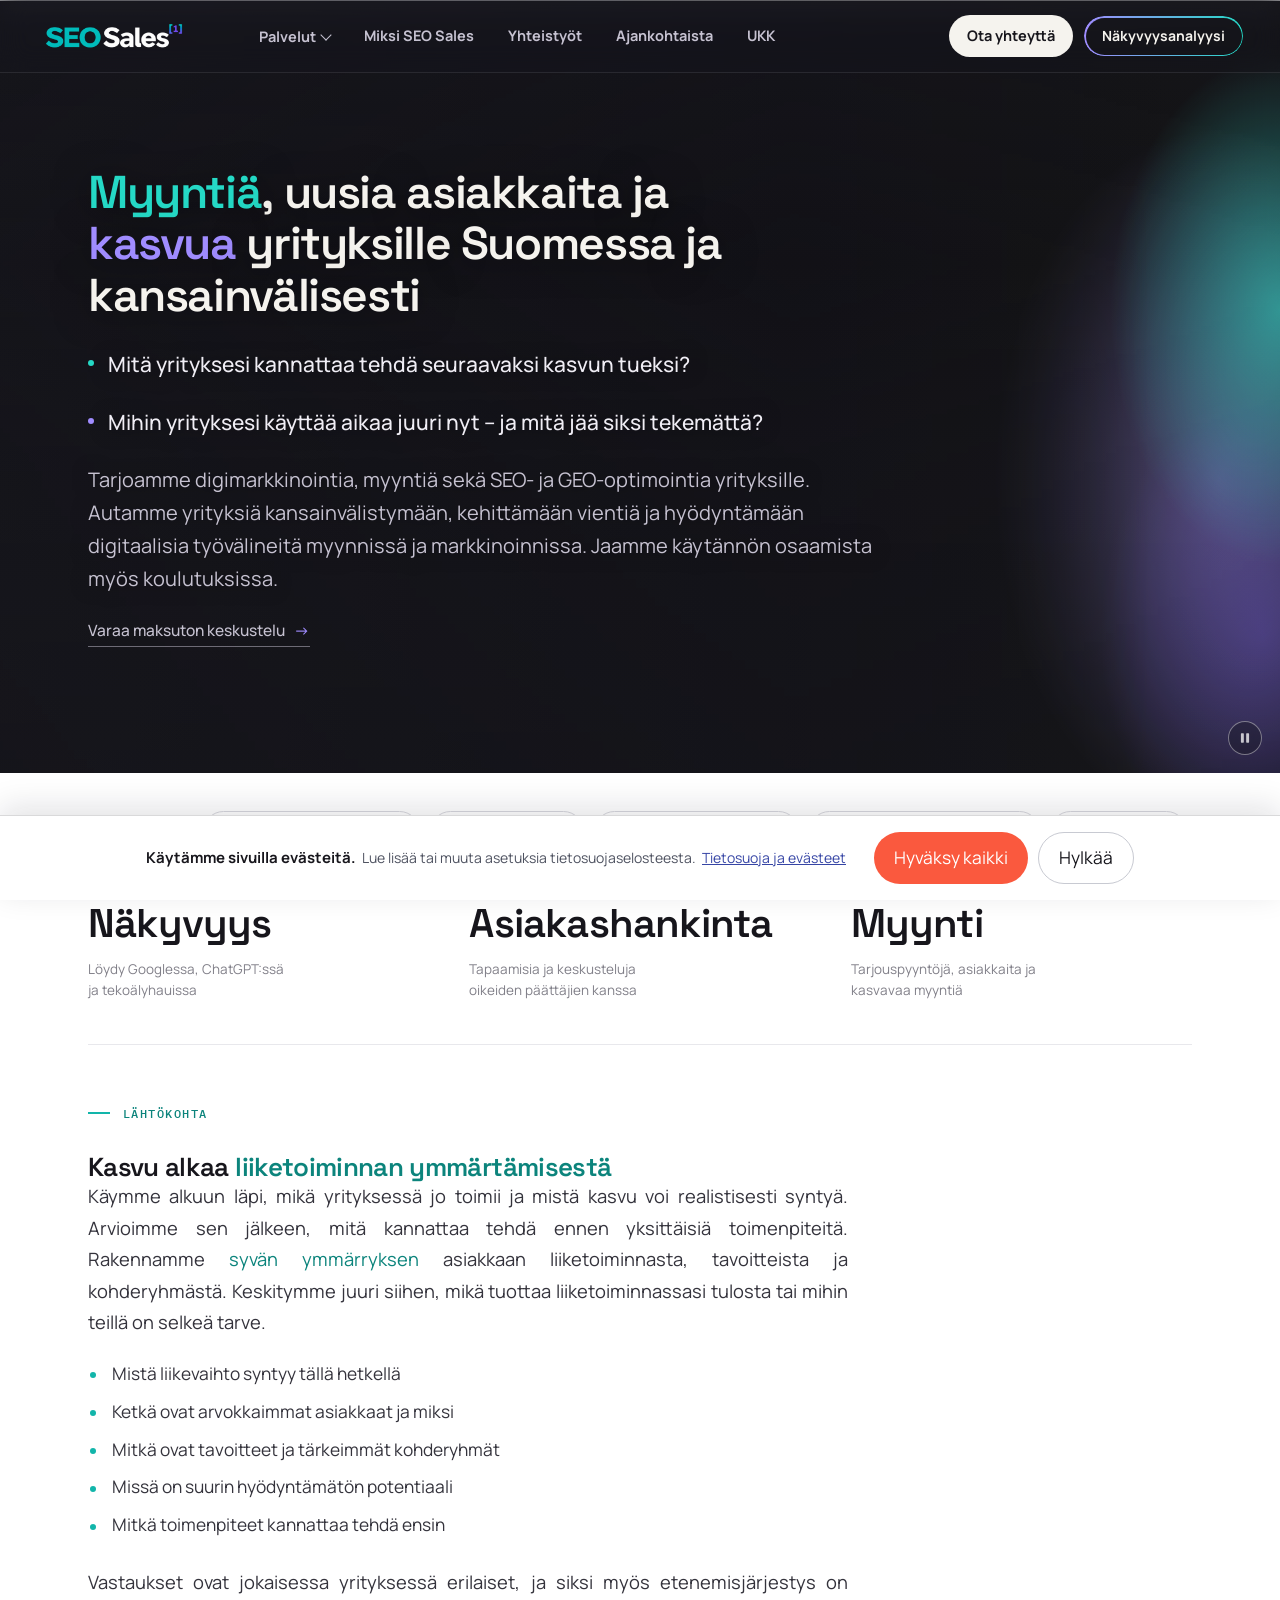
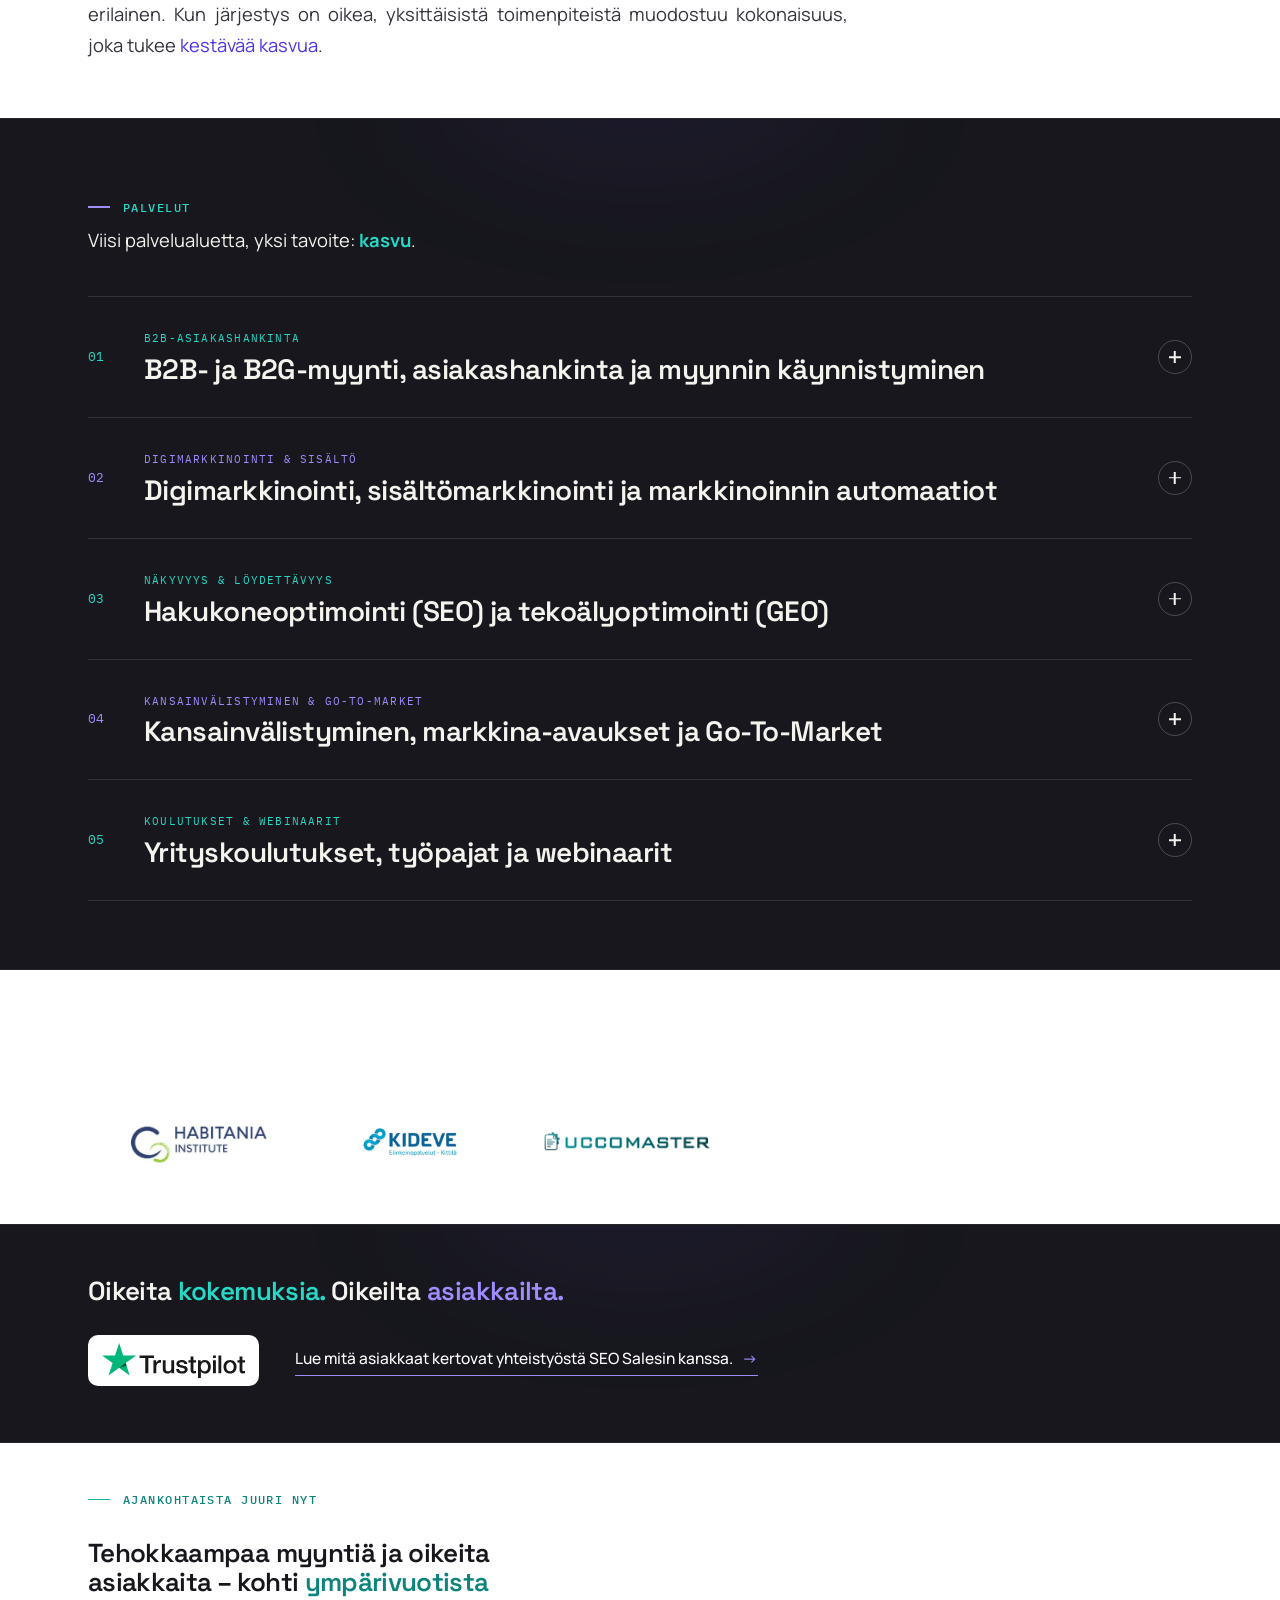
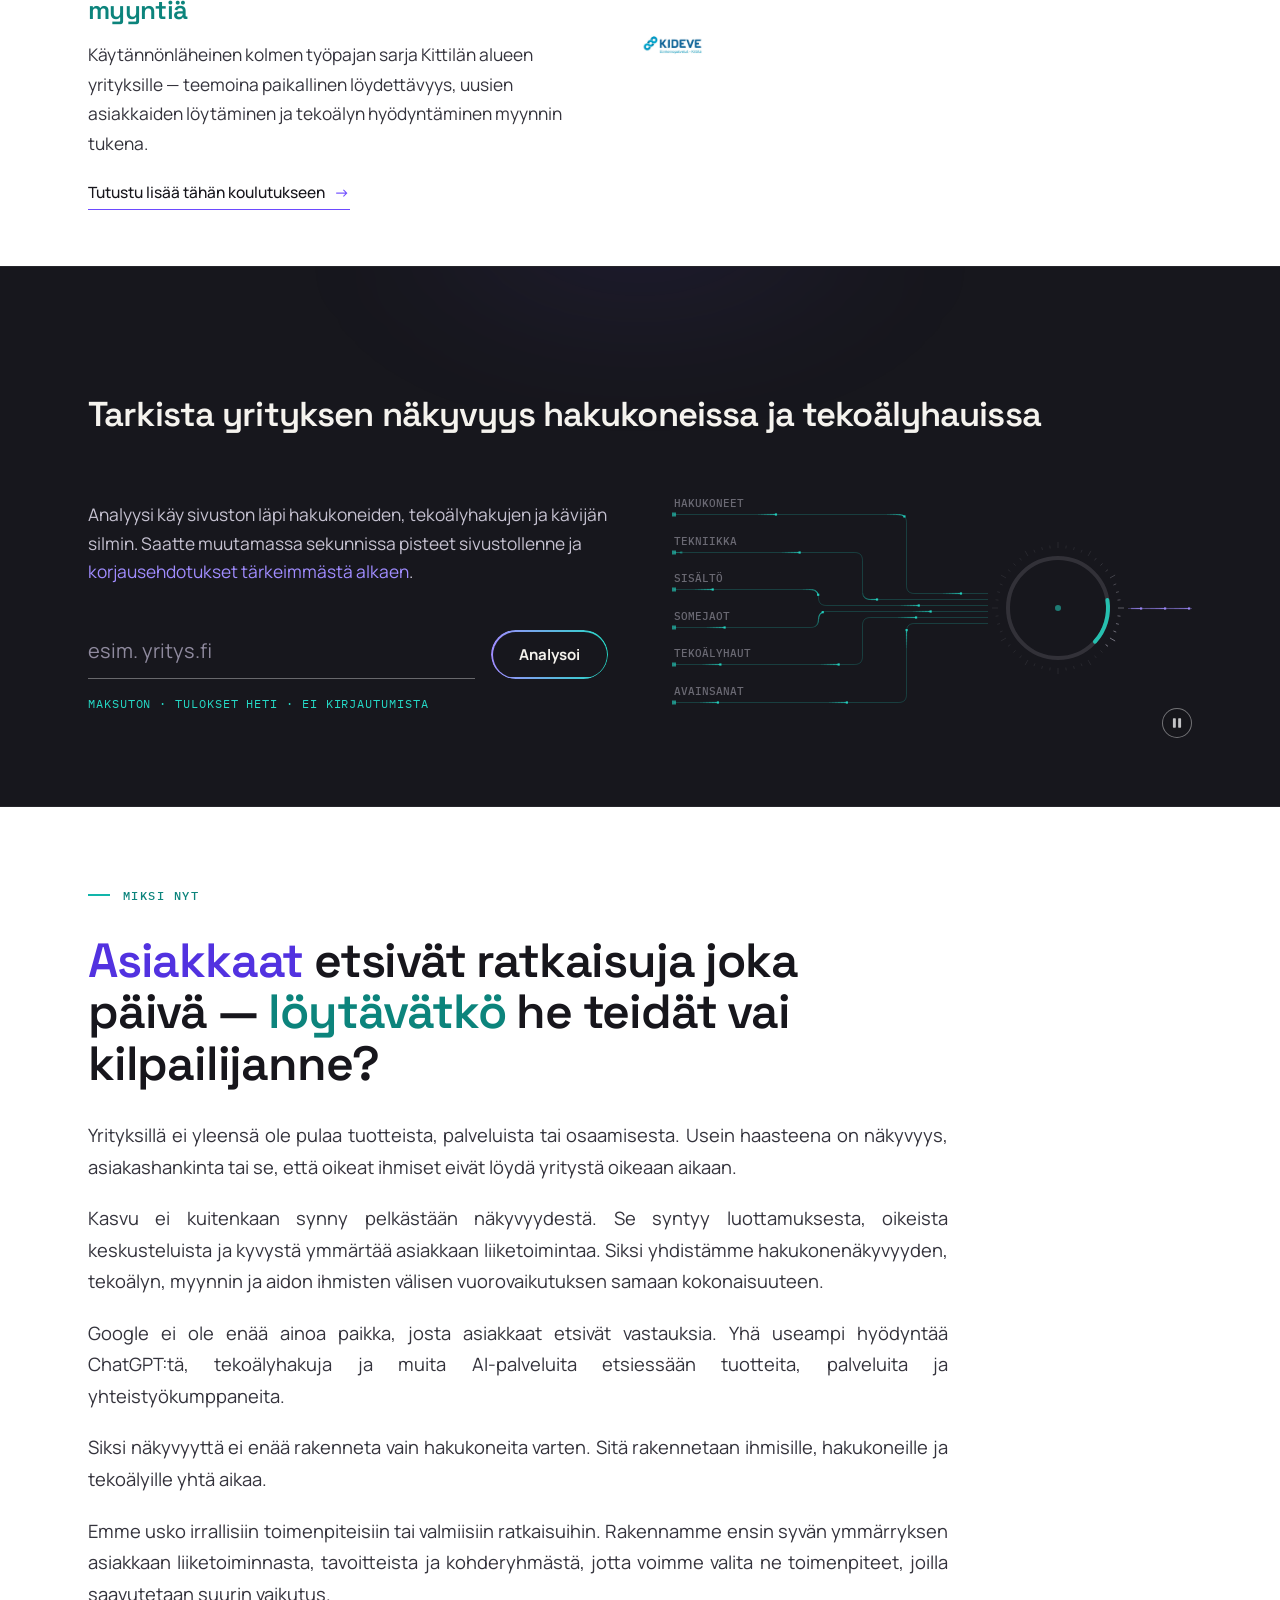
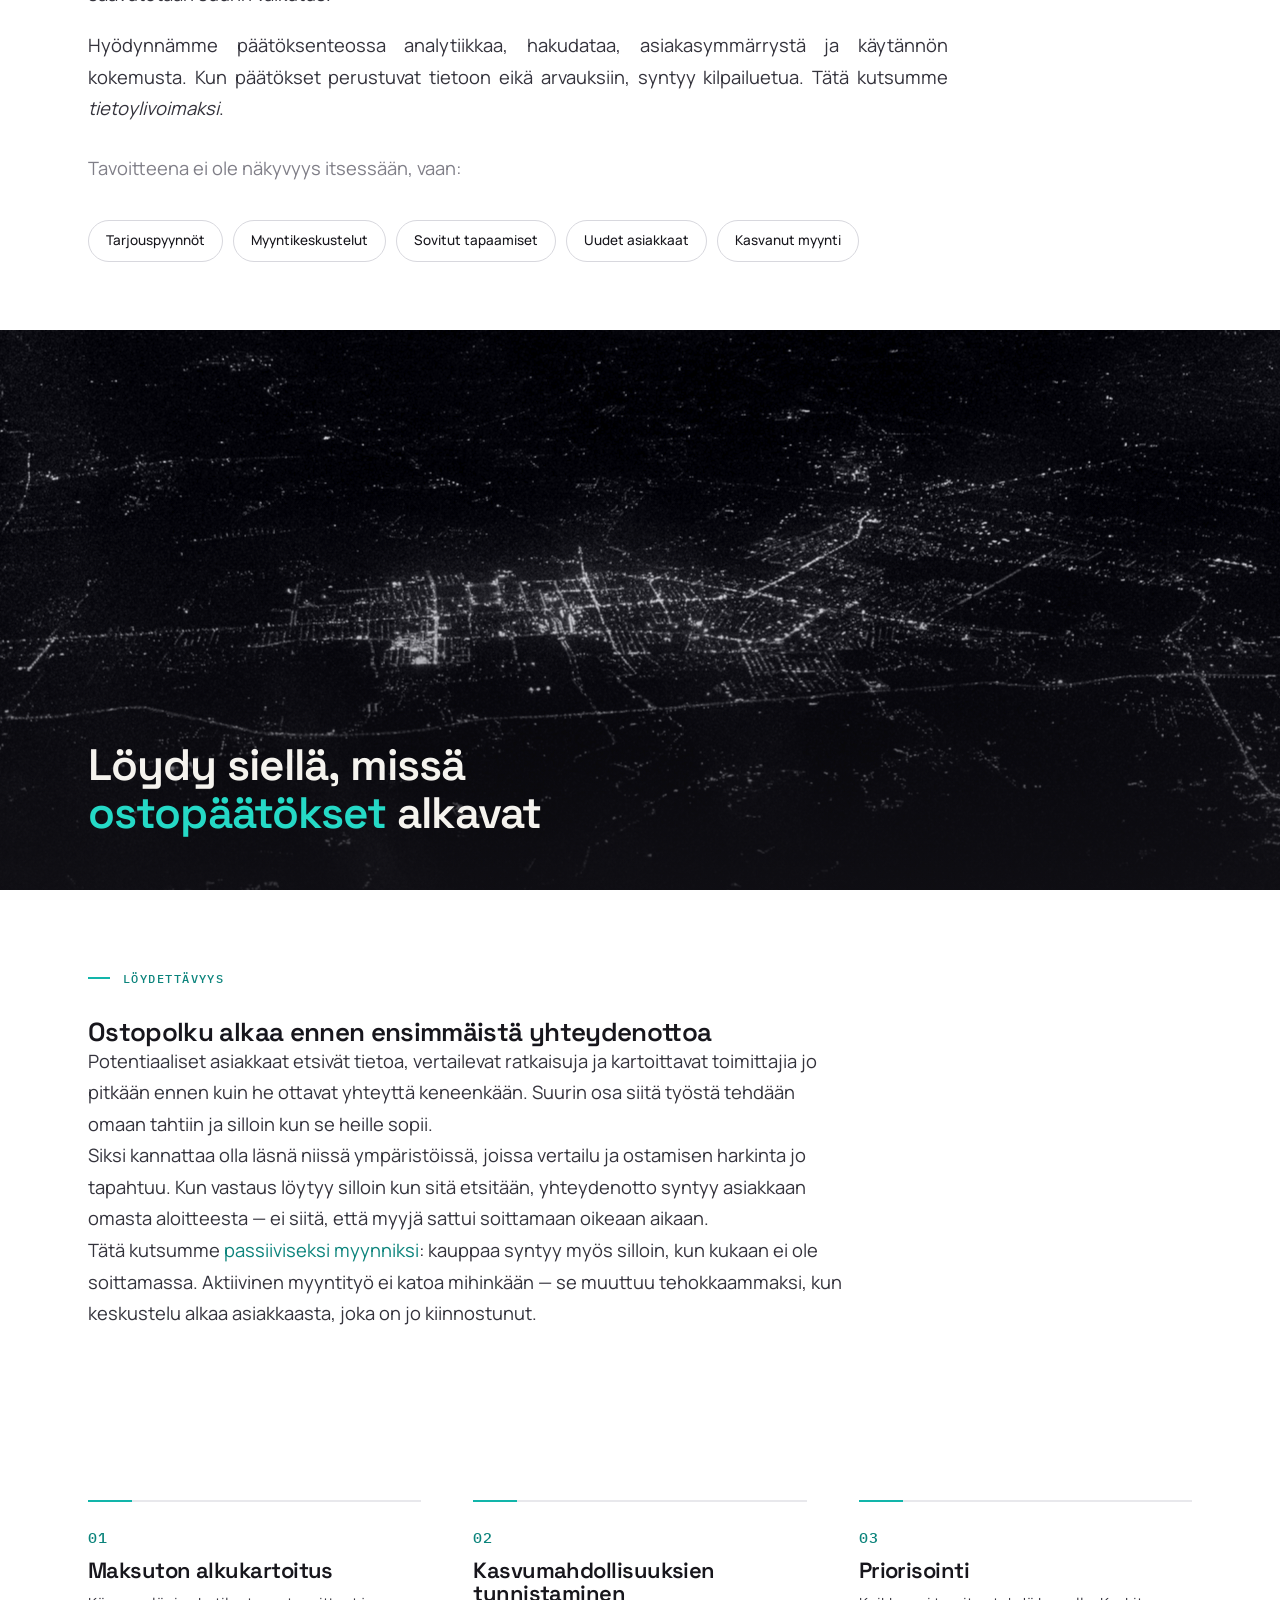
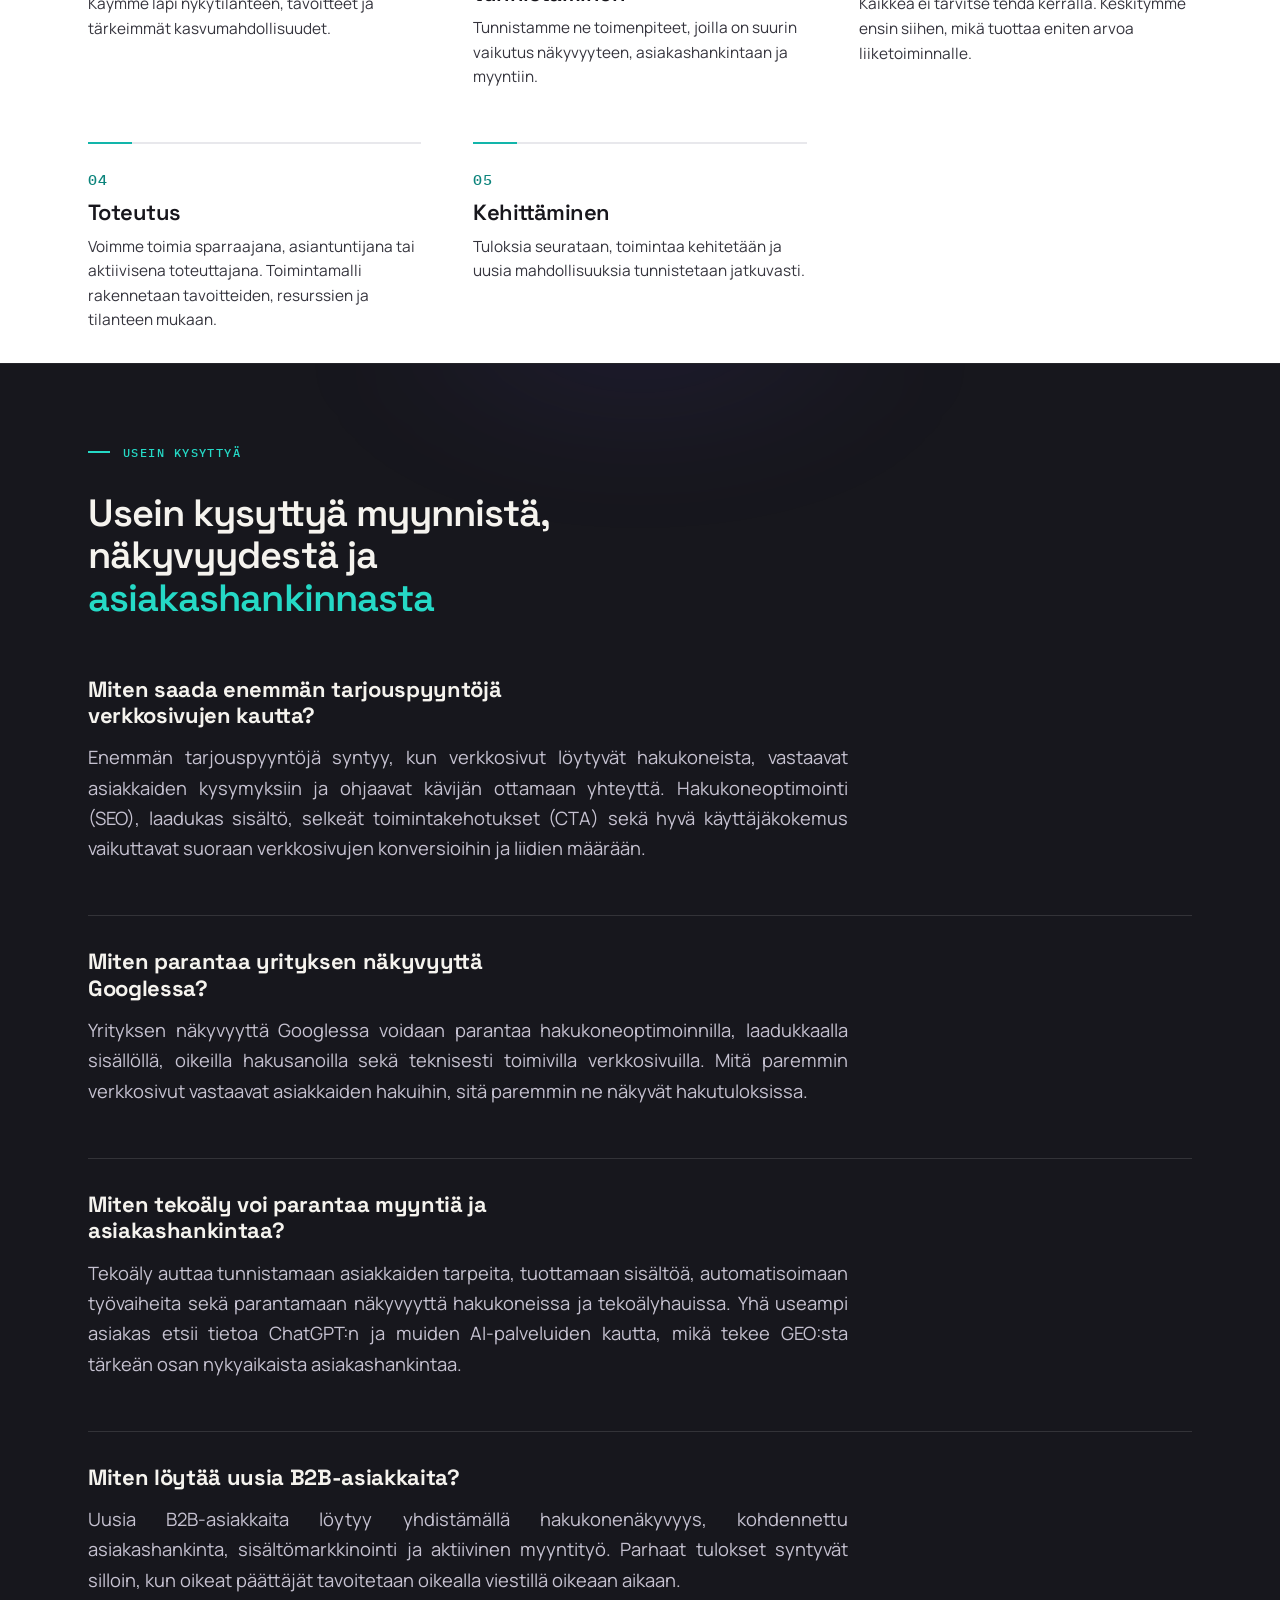
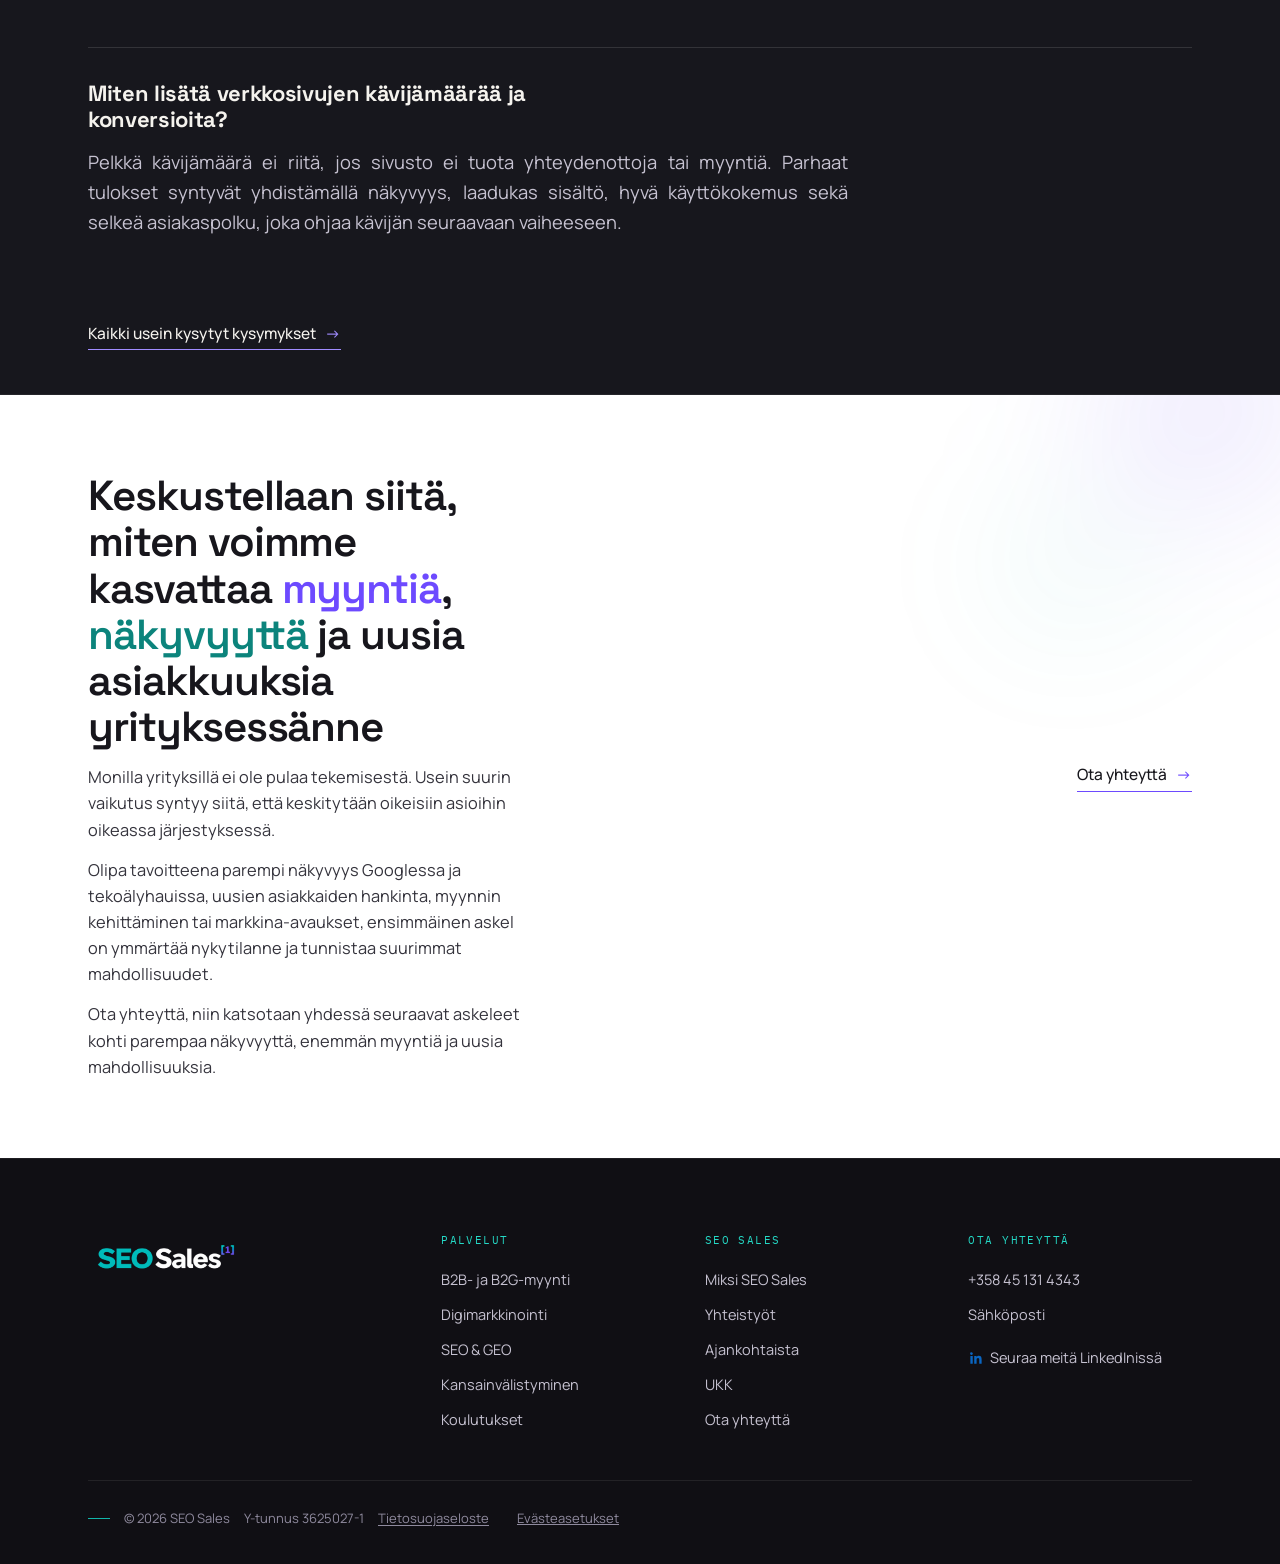
<file: index.html>
<!DOCTYPE html>
<html lang="fi">
<head>
<meta charset="UTF-8">
<meta name="trustpilot-one-time-domain-verification-id" content="46264626-d55d-4eb8-880e-04349c40adad"/>
<meta name="viewport" content="width=device-width, initial-scale=1.0">
<title>SEO Sales | B2B-myynti, asiakashankinta, SEO ja GEO</title>
<meta name="description" content="SEO Sales yhdistää B2B- ja B2G-myynnin, asiakashankinnan, digimarkkinoinnin, SEO:n ja GEO:n yrityksen kasvun tueksi.">
<link rel="canonical" href="https://seosales.fi/">
<link rel="icon" type="image/png" sizes="200x200" href="seo-sales-b2b-myynti-favicon.png?v=20261113">
<meta property="og:type" content="website">
<meta property="og:site_name" content="SEO Sales">
<meta property="og:locale" content="fi_FI">
<meta property="og:title" content="SEO Sales | B2B-myynti, asiakashankinta, SEO ja GEO">
<meta property="og:description" content="SEO Sales yhdistää B2B- ja B2G-myynnin, asiakashankinnan, digimarkkinoinnin, SEO:n ja GEO:n yrityksen kasvun tueksi.">
<meta property="og:url" content="https://seosales.fi/">
<meta property="og:image" content="https://seosales.fi/seo-sales-og-kuva.png">
<meta name="twitter:card" content="summary_large_image">
<meta name="twitter:title" content="SEO Sales | B2B-myynti, asiakashankinta, SEO ja GEO">
<meta name="twitter:description" content="SEO Sales yhdistää B2B- ja B2G-myynnin, asiakashankinnan, digimarkkinoinnin, SEO:n ja GEO:n yrityksen kasvun tueksi.">
<meta name="twitter:image" content="https://seosales.fi/seo-sales-og-kuva.png">
<script type="application/ld+json">
{"@context":"https://schema.org","@graph":[
{"@type":"WebSite","@id":"https://seosales.fi/#website","name":"SEO Sales","url":"https://seosales.fi/","inLanguage":"fi","publisher":{"@id":"https://seosales.fi/#org"}},
{"@type":"ProfessionalService","@id":"https://seosales.fi/#org","name":"SEO Sales","url":"https://seosales.fi/","description":"SEO, GEO, myynti ja asiakashankinta saman katon alta. Autamme yrityksiä löytämään asiakkaita ja kasvattamaan myyntiä Googlessa, ChatGPT:ssä, tekoälyhauissa ja uusilla markkinoilla.","email":"janio.lammi@gmail.com","telephone":"+358451314343","vatID":"FI36250271","taxID":"3625027-1","founder":{"@type":"Person","name":"Jani Lammi","sameAs":"https://www.linkedin.com/in/lammiconsulting"},"areaServed":["Suomi","Pohjoismaat","Euroopan unioni","Iso-Britannia","Aasia"],"knowsLanguage":["fi","en"],"sameAs":["https://www.linkedin.com/in/lammiconsulting"],"logo":"https://seosales.fi/seo-sales-b2b-myynti-yrityksen-kasvu-valkoinen.svg","image":"https://seosales.fi/seo-sales-og-kuva.png"}
]}
</script>
<link rel="preconnect" href="https://fonts.googleapis.com">
<link rel="preconnect" href="https://fonts.gstatic.com" crossorigin>
<link rel="preload" as="style" href="https://fonts.googleapis.com/css2?family=Space+Grotesk:wght@400;500;600;700&family=Manrope:wght@400;500;600;700&family=IBM+Plex+Mono:wght@400;500&display=swap" onload="this.onload=null;this.rel='stylesheet'">
<noscript><link href="https://fonts.googleapis.com/css2?family=Space+Grotesk:wght@400;500;600;700&family=Manrope:wght@400;500;600;700&family=IBM+Plex+Mono:wght@400;500&display=swap" rel="stylesheet"></noscript>
<link rel="stylesheet" href="styles.css?v=20261124-final">
<script>document.documentElement.classList.add('js')</script>
</head>
<body class="dark-hero">

<header id="hdr">
  <div class="wrap nav">
    <a href="/" class="logo"><img src="seo-sales-b2b-myynti-yrityksen-kasvu-valkoinen.svg?v=2" alt="SEO Sales – B2B-myynti ja yrityksen kasvu"></a>
    <nav class="nav-links">
      <div class="dropdown">
        <button type="button" aria-haspopup="true">Palvelut <span class="caret" aria-hidden="true"></span></button>
        <div class="dropmenu">
          <a href="b2b-myynti.html">B2B- ja B2G-myynti</a>
          <a href="digimarkkinointi.html">Digimarkkinointi</a>
          <a href="seo-ja-geo.html">SEO &amp; GEO</a>
          <a href="kansainvalistyminen.html">Kansainvälistyminen</a>
          <a href="koulutukset.html">Koulutukset</a>
        </div>
      </div>
      <a href="miksi-seo-sales.html">Miksi SEO Sales</a>
      <a href="yhteistyot.html">Yhteistyöt</a>
      <a href="ajankohtaista.html">Ajankohtaista</a>
      <a href="ukk.html">UKK</a>
      <a href="yhteys.html">Ota yhteyttä</a>
      <a href="nakyvyysanalyysi.html" class="nav-cta nav-cta--analyysi">Näkyvyysanalyysi</a>
    </nav>
    <button class="menu-btn" aria-label="Valikko" aria-expanded="false"><span></span><span></span><span></span></button>
  </div>
</header>

<!-- HERO -->
<section class="hero hero--dark hero--video">
  <div class="hero-video" aria-hidden="true">
    <video class="hv" src="kasvua-tavoitteleva-yritys.mp4" autoplay muted loop playsinline preload="auto"></video>
    <video class="hv off" src="kasvua-tavoitteleva-yritys.mp4" muted loop playsinline preload="auto"></video>
    <span class="hero-video-desat"></span>
    <span class="hero-video-veil"></span>
  </div>
  <div class="wrap hero-grid">
    <div class="hero-top">
      <div class="hero-copy">
        <h1 class="hero-title reveal"><span class="w"><em class="t">Myyntiä</em>,</span> <span class="w">uusia</span> <span class="w">asiakkaita</span> <span class="w">ja</span> <span class="w"><em>kasvua</em></span> <span class="w">yrityksille</span> <span class="w">Suomessa</span> <span class="w">ja</span> <span class="w">kansainvälisesti</span></h1>
      </div>
    </div>
    <div class="hero-body-full">
      <p class="reveal d2 hero-q hero-q--turq">Mitä yrityksesi kannattaa tehdä seuraavaksi kasvun tueksi?</p>
      <p class="reveal d2 hero-q hero-q--violet">Mihin yrityksesi käyttää aikaa juuri nyt – ja mitä jää siksi tekemättä?</p>
      <p class="reveal d2">Tarjoamme digimarkkinointia, myyntiä sekä SEO- ja GEO-optimointia yrityksille. Autamme yrityksiä kansainvälistymään, kehittämään vientiä ja hyödyntämään digitaalisia työvälineitä myynnissä ja markkinoinnissa. Jaamme käytännön osaamista myös koulutuksissa.</p>
      <div class="actions reveal d3">
        <a href="yhteys.html" class="ulink">Varaa maksuton keskustelu <span class="arr">→</span></a>
      </div>
    </div>
  </div>
</section>

<!-- GOALS -->
<section class="home-goals">
  <div class="wrap">
      <div class="goals-row">
        <p class="goals-label">Tavoitteena</p>
        <div class="outcomes outcomes--hero">
          <span class="chip blue">Enemmän laadukkaita liidejä</span>
          <span class="chip">Enemmän myyntiä</span>
          <span class="chip blue">Enemmän uusia asiakkaita</span>
          <span class="chip">Enemmän kannattavaa kasvua</span>
          <span class="chip blue">Enemmän aikaa</span>
        </div>
      </div>
  </div>
</section>

<!-- STATS -->
<div class="wrap">
  <div class="stats">
    <div class="stat reveal"><div class="word">Näkyvyys</div><div class="lbl">Löydy Googlessa, ChatGPT:ssä ja tekoälyhauissa</div></div>
    <div class="stat reveal d1"><div class="word">Asiakashankinta</div><div class="lbl">Tapaamisia ja keskusteluja oikeiden päättäjien kanssa</div></div>
    <div class="stat reveal d2"><div class="word">Myynti</div><div class="lbl">Tarjouspyyntöjä, asiakkaita ja kasvavaa myyntiä</div></div>
  </div>
</div>

<!-- BUSINESS UNDERSTANDING -->
<section id="lahtokohta">
  <div class="wrap">
    <p class="eyebrow reveal">Lähtökohta</p>
    <h2 class="reveal d1">Kasvu alkaa <em class="t">liiketoiminnan ymmärtämisestä</em></h2>
    <p class="reveal d2">Käymme alkuun läpi, mikä yrityksessä jo toimii ja mistä kasvu voi realistisesti syntyä. Arvioimme sen jälkeen, mitä kannattaa tehdä ennen yksittäisiä toimenpiteitä. Rakennamme <em class="hl t">syvän ymmärryksen</em> asiakkaan liiketoiminnasta, tavoitteista ja kohderyhmästä. Keskitymme juuri siihen, mikä tuottaa liiketoiminnassasi tulosta tai mihin teillä on selkeä tarve.</p>
    <ul class="disclist reveal d2">
      <li>Mistä liikevaihto syntyy tällä hetkellä</li>
      <li>Ketkä ovat arvokkaimmat asiakkaat ja miksi</li>
      <li>Mitkä ovat tavoitteet ja tärkeimmät kohderyhmät</li>
      <li>Missä on suurin hyödyntämätön potentiaali</li>
      <li>Mitkä toimenpiteet kannattaa tehdä ensin</li>
    </ul>
    <p class="reveal d2">Vastaukset ovat jokaisessa yrityksessä erilaiset, ja siksi myös etenemisjärjestys on erilainen. Kun järjestys on oikea, yksittäisistä toimenpiteistä muodostuu kokonaisuus, joka tukee <em class="hl">kestävää kasvua</em>.</p>
  </div>
</section>

<!-- SERVICES OVERVIEW -->
<section id="palvelut" class="tint">
  <div class="wrap">
    <p class="eyebrow reveal mb-8">Palvelut</p>
    <p class="reveal d1 palvelut-lede">Viisi palvelualuetta, yksi tavoite: <strong class="kasvu-hl">kasvu</strong>.</p>
    <div class="svc-accordion">
      <details class="svc-item blue reveal">
        <summary>
          <span class="s-idx">01</span>
          <span class="s-head">
            <span class="s-feat">B2B-asiakashankinta</span>
            <h3 class="s-title">B2B- ja B2G-myynti, asiakashankinta ja myynnin käynnistyminen</h3>
          </span>
          <span class="s-toggle" aria-hidden="true"></span>
        </summary>
        <div class="svc-panel">
          <p>Kaikki asiakkaat eivät löydä yritystäsi itse.</p>
          <div class="chips">
            <p class="fs-sm">Autamme tunnistamaan oikeat kohderyhmät, tavoittamaan päättäjät, sopimaan tapaamisia sekä tukemaan myyntiä aina ensimmäisestä keskustelusta kaupan kotiuttamiseen asti. Vahvuutemme on yhdistää järjestelmällinen asiakashankinta aitoon kykyyn rakentaa luottamusta ja käydä liiketoimintaa edistäviä keskusteluja.</p>
            <p class="fs-sm">Kun digimarkkinointi, sisältömarkkinointi ja asiakashankinta kulkevat saman tiimin kautta, pystymme hyödyntämään asiakaskeskusteluista syntyvää ymmärrystä myös verkkosivujen, sisältöjen ja markkinoinnin kehittämisessä. Sama viesti näkyy kaikissa kanavissa ja tukee sekä näkyvyyttä että myyntiä.</p>
            <h4>Palveluihin voi kuulua</h4>
            <span class="chip blue">Prospektointi</span>
            <span class="chip blue">Sähköpostikampanjat</span>
            <span class="chip blue">Yhteydenotot päättäjiin</span>
            <span class="chip blue">Tapaamisten buukkaus</span>
            <span class="chip blue">Myyntitapaamiset</span>
            <span class="chip blue">Tarjousvaiheen sparraus</span>
            <span class="chip blue">Myyntineuvottelut</span>
            <span class="chip blue">Closeauksen tuki</span>
            <span class="chip blue">Ulkoistettu myyntiresurssi</span>
            <span class="chip blue">Automaatiot</span>
          </div>
          <a href="b2b-myynti.html" class="ulink blue">Lue lisää palvelusta <span class="arr">→</span></a>
        </div>
      </details>

      <details class="svc-item reveal">
        <summary>
          <span class="s-idx">02</span>
          <span class="s-head">
            <span class="s-feat">Digimarkkinointi &amp; sisältö</span>
            <h3 class="s-title">Digimarkkinointi, sisältömarkkinointi ja markkinoinnin automaatiot</h3>
          </span>
          <span class="s-toggle" aria-hidden="true"></span>
        </summary>
        <div class="svc-panel">
          <p>Hyvä digimarkkinointi ei tarkoita pelkästään enemmän sisältöä. Sen tehtävänä on tukea myyntiä, asiakashankintaa ja liiketoiminnan kasvua.</p>
          <p>Autamme suunnittelemaan ja toteuttamaan sisältöjä, verkkosivuja, blogeja, uutiskirjeitä, LinkedIn-sisältöjä, sähköpostimarkkinointia sekä markkinoinnin automaatioita, jotka rakentavat näkyvyyttä Googlessa, tekoälyhauissa ja asiakkaiden ostopolun eri vaiheissa.</p>
          <p>Yhdessä nämä muodostavat yrityksellenne markkinointi- ja myyntikoneiston, jossa sisältö, näkyvyys, analytiikka, automaatiot, asiakashankinta ja myynti tukevat toisiaan.</p>
          <p>Kun sama kumppani vastaa myös asiakashankinnasta ja myynnistä, voidaan sisältöjä hyödyntää tehokkaammin. Samalla opimme jatkuvasti, mitkä viestit kiinnostavat kohderyhmää, mitkä sisällöt tuovat laadukkaita liidejä ja mistä syntyvät parhaat asiakkuudet.</p>
          <div class="chips">
            <h4>Palveluihin voi kuulua</h4>
            <span class="chip">Sisältömarkkinointi</span>
            <span class="chip">Verkkosivut</span>
            <span class="chip">Blogit</span>
            <span class="chip">Uutiskirjeet</span>
            <span class="chip">LinkedIn-sisällöt</span>
            <span class="chip">Sähköpostimarkkinointi</span>
            <span class="chip">Markkinoinnin automaatiot</span>
            <span class="chip">Analytiikka</span>
          </div>
          <a href="digimarkkinointi.html" class="ulink">Lue lisää palvelusta <span class="arr">→</span></a>
        </div>
      </details>

      <details class="svc-item blue reveal">
        <summary>
          <span class="s-idx">03</span>
          <span class="s-head">
            <span class="s-feat">Näkyvyys &amp; löydettävyys</span>
            <h3 class="s-title">Hakukoneoptimointi (SEO) ja tekoälyoptimointi (GEO)</h3>
          </span>
          <span class="s-toggle" aria-hidden="true"></span>
        </summary>
        <div class="svc-panel">
          <p>Löydy silloin, kun asiakkaasi etsivät ratkaisua.</p>
          <p>Autamme yrityksiä parantamaan näkyvyyttä Googlessa, ChatGPT:ssä ja tekoälyhauissa sekä muuttamaan näkyvyyden tarjouspyynnöiksi, yhteydenotoiksi ja uusiksi asiakkaiksi. Hyvä näkyvyys ei ole tavoite – se on väline liiketoiminnan kasvattamiseen.</p>
          <div class="chips">
            <h4>Palveluihin voi kuulua</h4>
            <span class="chip">SEO</span>
            <span class="chip">GEO</span>
            <span class="chip">Sisältöstrategia</span>
            <span class="chip">Verkkosivujen kehittäminen</span>
            <span class="chip">Konversio-optimointi</span>
            <span class="chip">AI Visibility</span>
            <span class="chip">Näkyvyyden seuranta</span>
          </div>
          <a href="seo-ja-geo.html" class="ulink">Lue lisää palvelusta <span class="arr">→</span></a>
        </div>
      </details>

      <details class="svc-item reveal">
        <summary>
          <span class="s-idx">04</span>
          <span class="s-head">
            <span class="s-feat">Kansainvälistyminen &amp; Go-To-Market</span>
            <h3 class="s-title">Kansainvälistyminen, markkina-avaukset ja Go-To-Market</h3>
          </span>
          <span class="s-toggle" aria-hidden="true"></span>
        </summary>
        <div class="svc-panel">
          <p>Uudet markkinat eivät avaudu itsestään.</p>
          <p>Autamme yrityksiä markkinatutkimuksissa, markkina-avauksissa, tuotteiden ja palveluiden lanseerauksissa sekä ensimmäisten asiakkaiden löytämisessä Suomessa ja kansainvälisesti. Tavoitteena ei ole pelkkä suunnitelma, vaan käytännön eteneminen kohti uusia markkinoita ja asiakkuuksia.</p>
          <div class="chips">
            <h4>Palveluihin voi kuulua</h4>
            <span class="chip">Markkinatutkimukset</span>
            <span class="chip">Kilpailija-analyysit</span>
            <span class="chip">Markkina-avaukset</span>
            <span class="chip">Go-To-Market-suunnittelu</span>
            <span class="chip">Tuotelanseeraukset</span>
            <span class="chip">Palvelulanseeraukset</span>
            <span class="chip">Vientisparraus</span>
            <span class="chip">Kansainvälinen myynti</span>
          </div>
          <a href="kansainvalistyminen.html" class="ulink">Lue lisää palvelusta <span class="arr">→</span></a>
        </div>
      </details>

      <details class="svc-item blue reveal">
        <summary>
          <span class="s-idx">05</span>
          <span class="s-head">
            <span class="s-feat">Koulutukset &amp; webinaarit</span>
            <h3 class="s-title">Yrityskoulutukset, työpajat ja webinaarit</h3>
          </span>
          <span class="s-toggle" aria-hidden="true"></span>
        </summary>
        <div class="svc-panel">
          <p>Käytännönläheisiä koulutuksia yrityksille, kunnille, kaupungeille ja organisaatioille.</p>
          <p>Aiheina esimerkiksi tekoäly, SEO, GEO, digitaalinen asiakashankinta, kansainvälistyminen sekä teknologian hyödyntäminen liiketoiminnan kasvussa. Sisällöt suunnitellaan aina kohderyhmän tavoitteiden mukaan.</p>
          <div class="chips">
            <h4>Aiheita voivat olla esimerkiksi</h4>
            <span class="chip">Tekoäly liiketoiminnassa</span>
            <span class="chip">SEO ja GEO</span>
            <span class="chip">Digitaalinen asiakashankinta</span>
            <span class="chip">B2B-myynnin käynnistäminen</span>
            <span class="chip">Go-To-Market</span>
            <span class="chip">Kansainvälistyminen ja vienti</span>
            <span class="chip">Teknologia kasvun tukena</span>
            <span class="chip">Elintarvikealan digitalisaatio ja vienti</span>
          </div>
          <a href="koulutukset.html" class="ulink">Lue lisää palvelusta <span class="arr">→</span></a>
        </div>
      </details>

    </div>
  </div>
</section>

<!-- AJANKOHTAISET YHTEISTYÖT -->
<section id="yhteistyot">
  <div class="wrap">
    <h2 class="reveal">Yritykset, joiden kanssa <em class="t">teemme yhteistyötä</em></h2>
    <div class="partners reveal">
      <a href="https://www.habitaniainstitute.com/blank" target="_blank" rel="noopener"><img src="Habitania_institute_sustainability_professional.jpeg" alt="Habitania Institute logo – SEO Sales yhteistyö" loading="lazy"></a>
      <a href="https://www.kideve.fi/kideve/ajankohtaista/" target="_blank" rel="noopener"><img src="Kideve_kittila_n_palvelut.jpeg" alt="Kideve Elinkeinopalvelut Kittilä logo – SEO Sales yhteistyö" loading="lazy"></a>
      <a href="https://mbw.fi/" target="_blank" rel="noopener"><img src="Uccomaster_laadunhallinta.png" alt="Uccomaster logo – MBW laadunvarmistusjärjestelmä ja SEO Sales yhteistyö" loading="lazy"></a>
    </div>
  </div>
</section>

<!-- TRUSTPILOT -->
<section class="tint tp-section tp-home" id="trustpilot">
  <div class="wrap">
    <h2 class="reveal">Oikeita <em class="t">kokemuksia.</em> Oikeilta <em>asiakkailta.</em></h2>
    <div class="tp-cta reveal d1">
      <a class="tp-brand" href="https://www.trustpilot.com/review/seosales.fi" target="_blank" rel="noopener noreferrer" aria-label="SEO Sales Trustpilotissa">
        <img src="Trustpilot%20SEO%20Sales%20.svg" alt="Trustpilot" loading="lazy">
      </a>
      <a class="ulink tp-link" href="https://www.trustpilot.com/review/seosales.fi" target="_blank" rel="noopener noreferrer">Lue mitä asiakkaat kertovat yhteistyöstä SEO Salesin kanssa. <span class="arr">→</span></a>
    </div>
  </div>
</section>

<!-- AJANKOHTAISTA TEASER -->
<section id="ajankohtaista-teaser">
  <div class="wrap">
    <p class="eyebrow reveal">Ajankohtaista juuri nyt</p>
    <div class="text-block">
      <div class="ajt-row">
        <div class="ajt-text">
          <h2 class="reveal">Tehokkaampaa myyntiä ja oikeita asiakkaita – kohti <em class="t">ympärivuotista myyntiä</em></h2>
          <p class="reveal mt-16">Käytännönläheinen kolmen työpajan sarja Kittilän alueen yrityksille — teemoina paikallinen löydettävyys, uusien asiakkaiden löytäminen ja tekoälyn hyödyntäminen myynnin tukena.</p>
        </div>
        <a href="https://www.kideve.fi/kideve/ajankohtaista/" target="_blank" rel="noopener" class="kideve-logo"><img src="Kideve_kittila_n_palvelut.jpeg" alt="Kideve Elinkeinopalvelut Kittilä logo" class="kideve-logo-inline"></a>
      </div>
      <a href="ajankohtaista.html#kideve" class="ulink reveal mt-20">Tutustu lisää tähän koulutukseen <span class="arr">→</span></a>
    </div>
  </div>
</section>

<!-- NÄKYVYYSANALYYSI TEASER -->
<section id="analyysi-teaser" class="tint">
  <div class="wrap">
    <p class="eyebrow reveal">Näkyvyysanalyysi</p>
    <h2 class="at-title reveal d1">Tarkista yrityksen näkyvyys hakukoneissa ja tekoälyhauissa</h2>
    <div class="at-grid">
      <div class="at-text">
        <p class="reveal d2">Analyysi käy sivuston läpi hakukoneiden, tekoälyhakujen ja kävijän silmin. Saatte muutamassa sekunnissa pisteet sivustollenne ja <em class="hl">korjausehdotukset tärkeimmästä alkaen</em>.</p>
        <form class="at-form reveal d2" action="nakyvyysanalyysi.html" method="get">
          <label for="at-url" class="at-vh">Verkkosivun osoite</label>
          <div class="at-row">
            <input id="at-url" name="url" type="text" inputmode="url" autocomplete="url" placeholder="esim. yritys.fi" required>
            <button type="submit" class="glow-btn at-submit">Analysoi</button>
          </div>
          <p class="at-meta">Maksuton · Tulokset heti · Ei kirjautumista</p>
        </form>
      </div>
      <div class="at-side">
        <div class="at-visual reveal d1">
          <canvas id="teaserMotion" aria-hidden="true"></canvas>
          <button type="button" class="video-toggle" aria-label="Pysäytä animaatio"><svg class="vt-pause" width="14" height="14" viewBox="0 0 24 24" fill="currentColor" aria-hidden="true"><rect x="5" y="4" width="5" height="16" rx="1"/><rect x="14" y="4" width="5" height="16" rx="1"/></svg><svg class="vt-play" width="14" height="14" viewBox="0 0 24 24" fill="currentColor" aria-hidden="true"><path d="M7 4.5v15l13-7.5z"/></svg></button>
        </div>
      </div>
    </div>
  </div>
</section>

<!-- WHY -->
<section id="miksi" class="why">
  <div class="wrap">
    <p class="eyebrow reveal">Miksi nyt</p>
    <h2 class="reveal d1"><em>Asiakkaat</em> etsivät ratkaisuja joka päivä — <em class="t">löytävätkö</em> he teidät vai kilpailijanne?</h2>
    <p class="reveal d2">Yrityksillä ei yleensä ole pulaa tuotteista, palveluista tai osaamisesta. Usein haasteena on näkyvyys, asiakashankinta tai se, että oikeat ihmiset eivät löydä yritystä oikeaan aikaan.</p>
    <p class="reveal d2">Kasvu ei kuitenkaan synny pelkästään näkyvyydestä. Se syntyy luottamuksesta, oikeista keskusteluista ja kyvystä ymmärtää asiakkaan liiketoimintaa. Siksi yhdistämme hakukonenäkyvyyden, tekoälyn, myynnin ja aidon ihmisten välisen vuorovaikutuksen samaan kokonaisuuteen.</p>
    <p class="reveal d2">Google ei ole enää ainoa paikka, josta asiakkaat etsivät vastauksia. Yhä useampi hyödyntää ChatGPT:tä, tekoälyhakuja ja muita AI-palveluita etsiessään tuotteita, palveluita ja yhteistyökumppaneita.</p>
    <p class="reveal d2">Siksi näkyvyyttä ei enää rakenneta vain hakukoneita varten. Sitä rakennetaan ihmisille, hakukoneille ja tekoälyille yhtä aikaa.</p>
    <p class="reveal d2">Emme usko irrallisiin toimenpiteisiin tai valmiisiin ratkaisuihin. Rakennamme ensin syvän ymmärryksen asiakkaan liiketoiminnasta, tavoitteista ja kohderyhmästä, jotta voimme valita ne toimenpiteet, joilla saavutetaan suurin vaikutus.</p>
    <p class="reveal d2">Hyödynnämme päätöksenteossa analytiikkaa, hakudataa, asiakasymmärrystä ja käytännön kokemusta. Kun päätökset perustuvat tietoon eikä arvauksiin, syntyy kilpailuetua. Tätä kutsumme <em>tietoylivoimaksi</em>.</p>
    <p class="lede reveal d2 mt-28">Tavoitteena ei ole näkyvyys itsessään, vaan:</p>
    <div class="outcomes reveal d3">
      <span class="chip blue">Tarjouspyynnöt</span>
      <span class="chip">Myyntikeskustelut</span>
      <span class="chip blue">Sovitut tapaamiset</span>
      <span class="chip">Uudet asiakkaat</span>
      <span class="chip blue">Kasvanut myynti</span>
    </div>
  </div>
</section>

<figure class="photo-wide reveal">
  <img src="hakukonenakyvyys-seo.jpg" alt="Kaupungin valot ilmasta yöllä — hakukonenäkyvyys tuo yrityksen esiin siellä, missä asiakkaat jo etsivät" loading="lazy">
  <figcaption class="cap"><div class="wrap"><h2>Löydy siellä, missä <em class="t">ostopäätökset</em> alkavat</h2></div></figcaption>
</figure>

<!-- LOYDETTAVYYS / PASSIIVINEN MYYNTI -->
<section id="loydettavyys">
  <div class="wrap">
    <p class="eyebrow reveal">Löydettävyys</p>
    <h2 class="reveal d1">Ostopolku alkaa ennen ensimmäistä yhteydenottoa</h2>
    <p class="reveal d2">Potentiaaliset asiakkaat etsivät tietoa, vertailevat ratkaisuja ja kartoittavat toimittajia jo pitkään ennen kuin he ottavat yhteyttä keneenkään. Suurin osa siitä työstä tehdään omaan tahtiin ja silloin kun se heille sopii.</p>
    <p class="reveal d2">Siksi kannattaa olla läsnä niissä ympäristöissä, joissa vertailu ja ostamisen harkinta jo tapahtuu. Kun vastaus löytyy silloin kun sitä etsitään, yhteydenotto syntyy asiakkaan omasta aloitteesta — ei siitä, että myyjä sattui soittamaan oikeaan aikaan.</p>
    <p class="reveal d2">Tätä kutsumme <em class="hl t">passiiviseksi myynniksi</em>: kauppaa syntyy myös silloin, kun kukaan ei ole soittamassa. Aktiivinen myyntityö ei katoa mihinkään — se muuttuu tehokkaammaksi, kun keskustelu alkaa asiakkaasta, joka on jo kiinnostunut.</p>
  </div>
</section>

<!-- STEPS -->
<section id="home-steps">
  <div class="wrap">
    <p class="eyebrow reveal">Näin etenemme</p>
    <div class="steps">
      <div class="step reveal">
        <div class="n">01</div>
        <h3>Maksuton alkukartoitus</h3>
        <p>Käymme läpi nykytilanteen, tavoitteet ja tärkeimmät kasvumahdollisuudet.</p>
      </div>
      <div class="step reveal d1">
        <div class="n">02</div>
        <h3>Kasvumahdollisuuksien tunnistaminen</h3>
        <p>Tunnistamme ne toimenpiteet, joilla on suurin vaikutus näkyvyyteen, asiakashankintaan ja myyntiin.</p>
      </div>
      <div class="step reveal d2">
        <div class="n">03</div>
        <h3>Priorisointi</h3>
        <p>Kaikkea ei tarvitse tehdä kerralla. Keskitymme ensin siihen, mikä tuottaa eniten arvoa liiketoiminnalle.</p>
      </div>
      <div class="step reveal d3">
        <div class="n">04</div>
        <h3>Toteutus</h3>
        <p>Voimme toimia sparraajana, asiantuntijana tai aktiivisena toteuttajana. Toimintamalli rakennetaan tavoitteiden, resurssien ja tilanteen mukaan.</p>
      </div>
      <div class="step reveal d4">
        <div class="n">05</div>
        <h3>Kehittäminen</h3>
        <p>Tuloksia seurataan, toimintaa kehitetään ja uusia mahdollisuuksia tunnistetaan jatkuvasti.</p>
      </div>
    </div>
  </div>
</section>

<!-- FAQ -->
<section class="svc-body tint" id="home-faq">
  <div class="wrap">
    <p class="eyebrow reveal">Usein kysyttyä</p>
    <h2 class="reveal d1">Usein kysyttyä myynnistä, näkyvyydestä ja <em class="t">asiakashankinnasta</em></h2>
    <div class="faq-item reveal">
      <div class="faq-q">Miten saada enemmän tarjouspyyntöjä verkkosivujen kautta?</div>
      <p class="faq-a">Enemmän tarjouspyyntöjä syntyy, kun verkkosivut löytyvät hakukoneista, vastaavat asiakkaiden kysymyksiin ja ohjaavat kävijän ottamaan yhteyttä. Hakukoneoptimointi (SEO), laadukas sisältö, selkeät toimintakehotukset (CTA) sekä hyvä käyttäjäkokemus vaikuttavat suoraan verkkosivujen konversioihin ja liidien määrään.</p>
    </div>
    <div class="faq-item reveal">
      <div class="faq-q">Miten parantaa yrityksen näkyvyyttä Googlessa?</div>
      <p class="faq-a">Yrityksen näkyvyyttä Googlessa voidaan parantaa hakukoneoptimoinnilla, laadukkaalla sisällöllä, oikeilla hakusanoilla sekä teknisesti toimivilla verkkosivuilla. Mitä paremmin verkkosivut vastaavat asiakkaiden hakuihin, sitä paremmin ne näkyvät hakutuloksissa.</p>
    </div>
    <div class="faq-item reveal">
      <div class="faq-q">Miten tekoäly voi parantaa myyntiä ja asiakashankintaa?</div>
      <p class="faq-a">Tekoäly auttaa tunnistamaan asiakkaiden tarpeita, tuottamaan sisältöä, automatisoimaan työvaiheita sekä parantamaan näkyvyyttä hakukoneissa ja tekoälyhauissa. Yhä useampi asiakas etsii tietoa ChatGPT:n ja muiden AI-palveluiden kautta, mikä tekee GEO:sta tärkeän osan nykyaikaista asiakashankintaa.</p>
    </div>
    <div class="faq-item reveal">
      <div class="faq-q">Miten löytää uusia B2B-asiakkaita?</div>
      <p class="faq-a">Uusia B2B-asiakkaita löytyy yhdistämällä hakukonenäkyvyys, kohdennettu asiakashankinta, sisältömarkkinointi ja aktiivinen myyntityö. Parhaat tulokset syntyvät silloin, kun oikeat päättäjät tavoitetaan oikealla viestillä oikeaan aikaan.</p>
    </div>
    <div class="faq-item reveal">
      <div class="faq-q">Miten lisätä verkkosivujen kävijämäärää ja konversioita?</div>
      <p class="faq-a">Pelkkä kävijämäärä ei riitä, jos sivusto ei tuota yhteydenottoja tai myyntiä. Parhaat tulokset syntyvät yhdistämällä näkyvyys, laadukas sisältö, hyvä käyttökokemus sekä selkeä asiakaspolku, joka ohjaa kävijän seuraavaan vaiheeseen.</p>
    </div>
    <a href="ukk.html" class="ulink reveal mt-30">Kaikki usein kysytyt kysymykset <span class="arr">→</span></a>
  </div>
</section>

<!-- CTA BAND -->
<section class="cta-band cta-band--light">
  <div class="wrap inner">
    <div class="reveal">
      <h2>Keskustellaan siitä, miten voimme kasvattaa <em>myyntiä</em>, <em class="t">näkyvyyttä</em> ja uusia asiakkuuksia yrityksessänne</h2>
      <p class="sub">Monilla yrityksillä ei ole pulaa tekemisestä. Usein suurin vaikutus syntyy siitä, että keskitytään oikeisiin asioihin oikeassa järjestyksessä.</p>
      <p class="sub">Olipa tavoitteena parempi näkyvyys Googlessa ja tekoälyhauissa, uusien asiakkaiden hankinta, myynnin kehittäminen tai markkina-avaukset, ensimmäinen askel on ymmärtää nykytilanne ja tunnistaa suurimmat mahdollisuudet.</p>
      <p class="sub">Ota yhteyttä, niin katsotaan yhdessä seuraavat askeleet kohti parempaa näkyvyyttä, enemmän myyntiä ja uusia mahdollisuuksia.</p>
    </div>
    <a href="yhteys.html" class="ulink reveal d1">Ota yhteyttä <span class="arr">→</span></a>
  </div>
</section>

<footer>
  <div class="wrap">
    <div class="foot-grid">
      <div class="foot-brand">
        <a href="/" class="logo"><img src="seo-sales-b2b-myynti-yrityksen-kasvu-valkoinen.svg?v=2" alt="SEO Sales – B2B-myynti ja yrityksen kasvu"></a>
      </div>
      <nav class="foot-col foot-col--palvelut" aria-label="Palvelut">
        <div class="foot-h">Palvelut</div>
        <a href="b2b-myynti.html">B2B- ja B2G-myynti</a>
        <a href="digimarkkinointi.html">Digimarkkinointi</a>
        <a href="seo-ja-geo.html">SEO &amp; GEO</a>
        <a href="kansainvalistyminen.html">Kansainvälistyminen</a>
        <a href="koulutukset.html">Koulutukset</a>
      </nav>
      <nav class="foot-col foot-col--brand" aria-label="SEO Sales">
        <div class="foot-h">SEO Sales</div>
        <a href="miksi-seo-sales.html">Miksi SEO Sales</a>
        <a href="yhteistyot.html">Yhteistyöt</a>
        <a href="ajankohtaista.html">Ajankohtaista</a>
        <a href="ukk.html">UKK</a>
        <a href="yhteys.html">Ota yhteyttä</a>
      </nav>
      <div class="foot-col foot-col--contact">
        <div class="foot-h">Ota yhteyttä</div>
        <a href="tel:+358451314343">+358 45 131 4343</a>
        <a href="mailto:janio.lammi@gmail.com">Sähköposti</a>

        <a href="https://www.linkedin.com/company/seo-sales/" target="_blank" rel="noopener" class="foot-linkedin"><svg width="16" height="16" viewBox="0 0 24 24" fill="#0A66C2" aria-hidden="true"><path d="M20.45 20.45h-3.56v-5.57c0-1.33-.02-3.04-1.85-3.04-1.86 0-2.14 1.45-2.14 2.94v5.67H9.34V9h3.41v1.56h.05c.48-.9 1.64-1.85 3.38-1.85 3.6 0 4.27 2.37 4.27 5.46v6.28zM5.34 7.43a2.07 2.07 0 1 1 0-4.13 2.07 2.07 0 0 1 0 4.13zM7.12 20.45H3.56V9h3.56v11.45z"/></svg><span>Seuraa meitä LinkedInissä</span></a>
      </div>
    </div>
    <div class="foot-bottom"><span class="foot-tick" aria-hidden="true"></span><span>© 2026 SEO Sales</span><span>Y-tunnus 3625027-1</span><a href="tietosuojaseloste.html" class="foot-privacy">Tietosuojaseloste</a></div>
  </div>
</footer>

<script src="script.js?v=20261015"></script>
<script src="teaser-motion.js?v=20261018" defer></script>
<script src="leadfeeder-consent.js?v=20261107"></script>
</body>
</html>
</file>
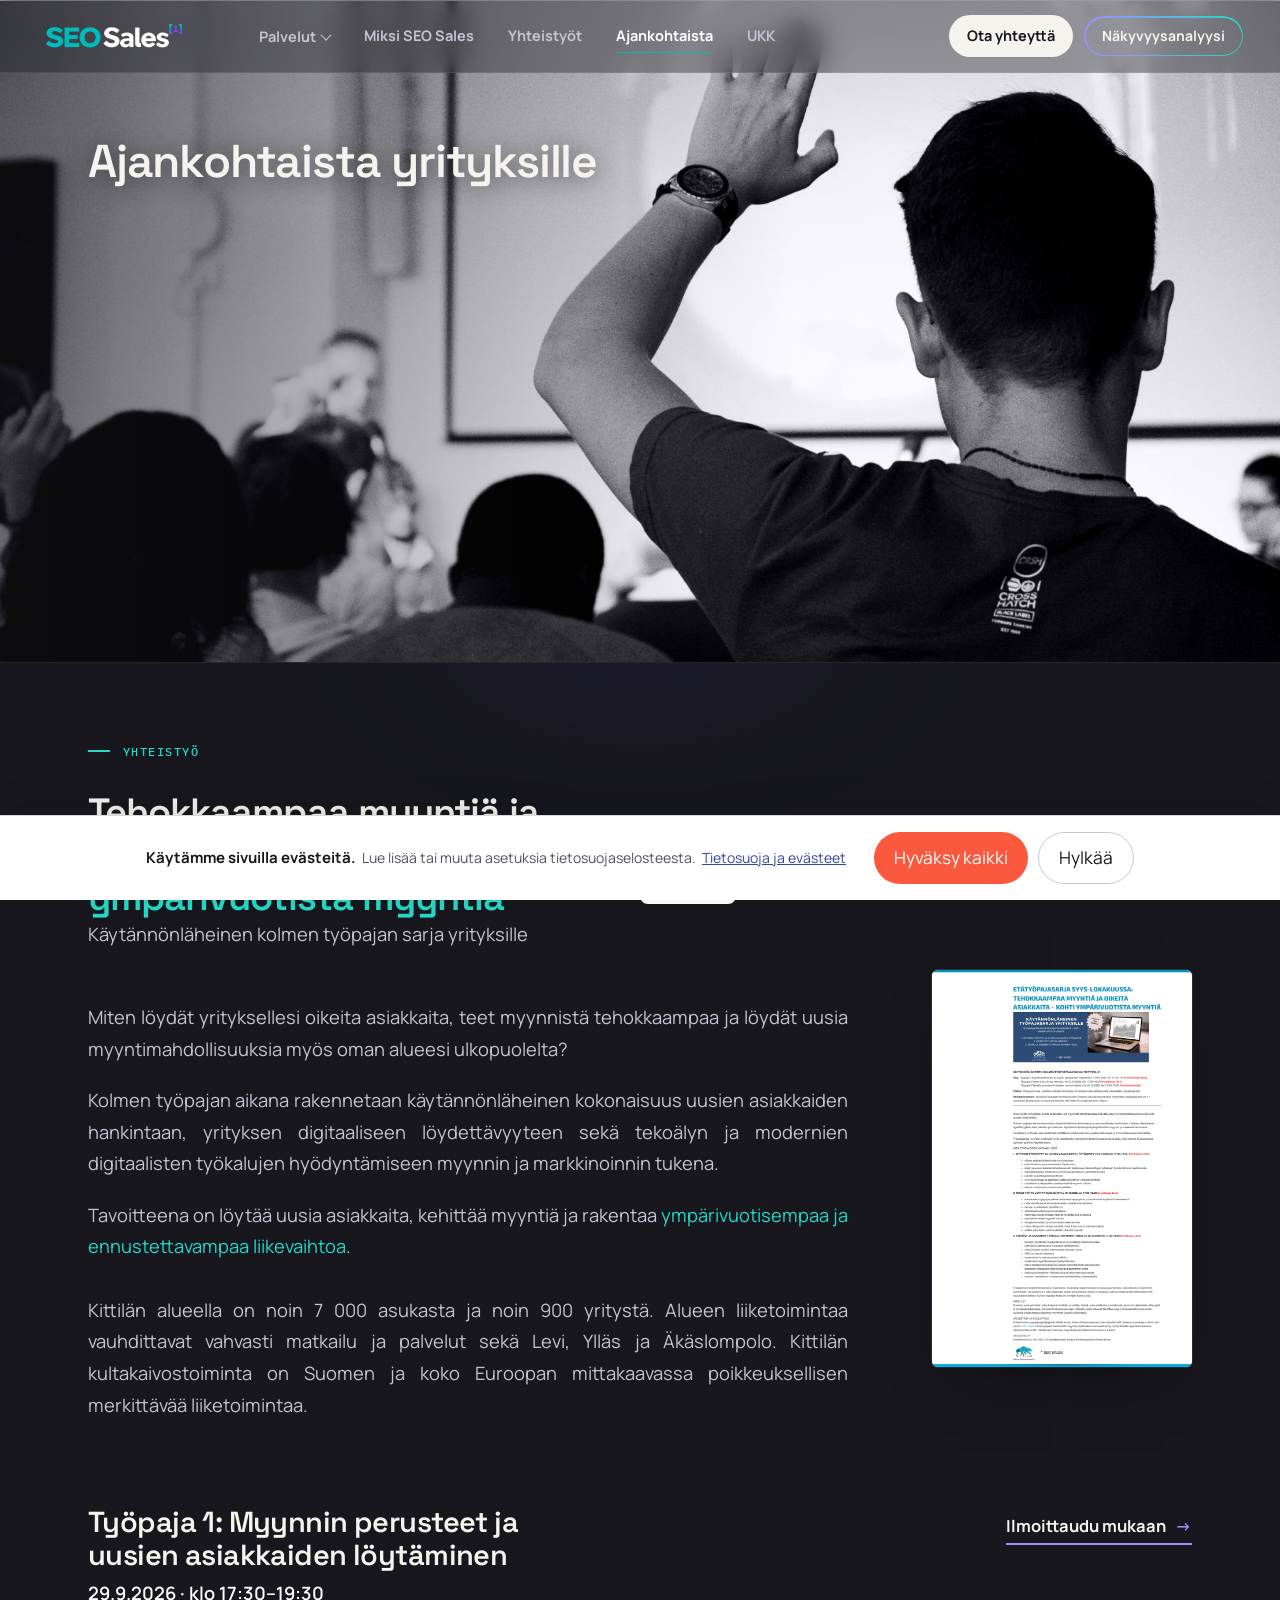
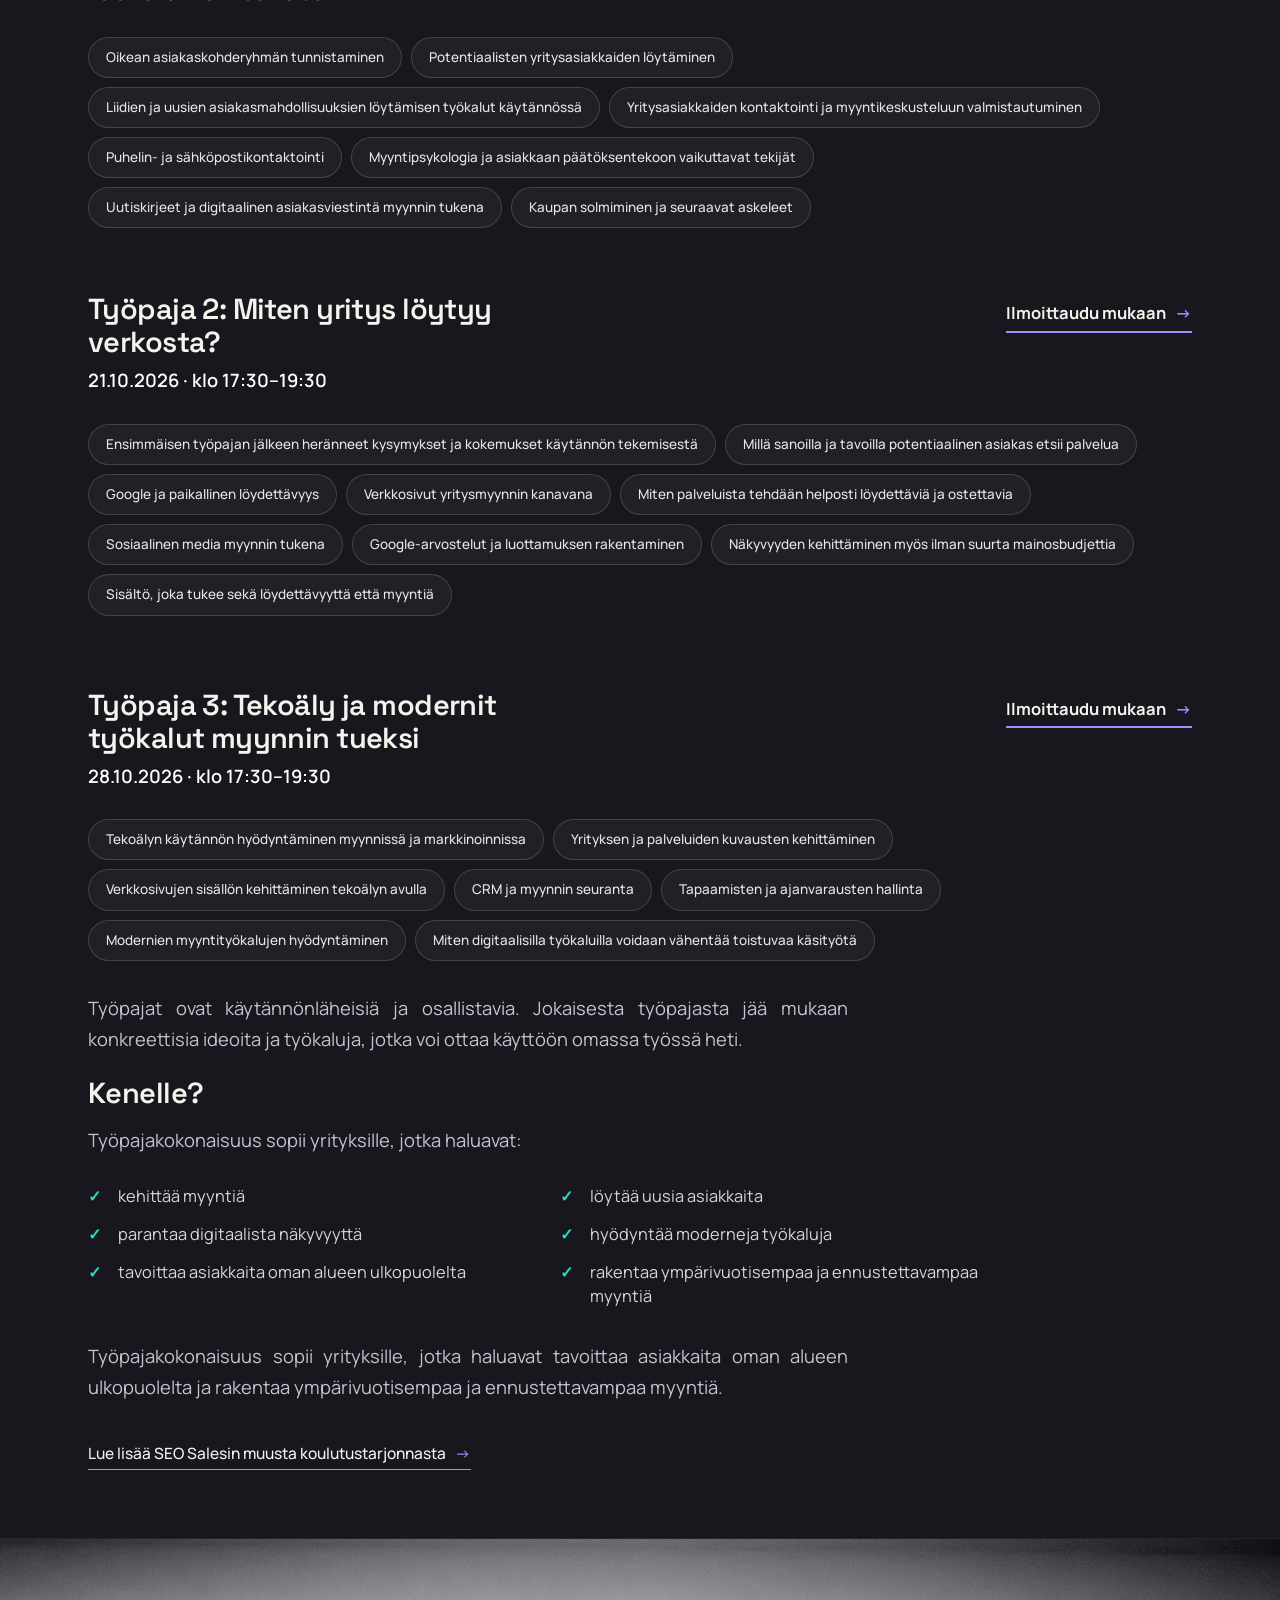
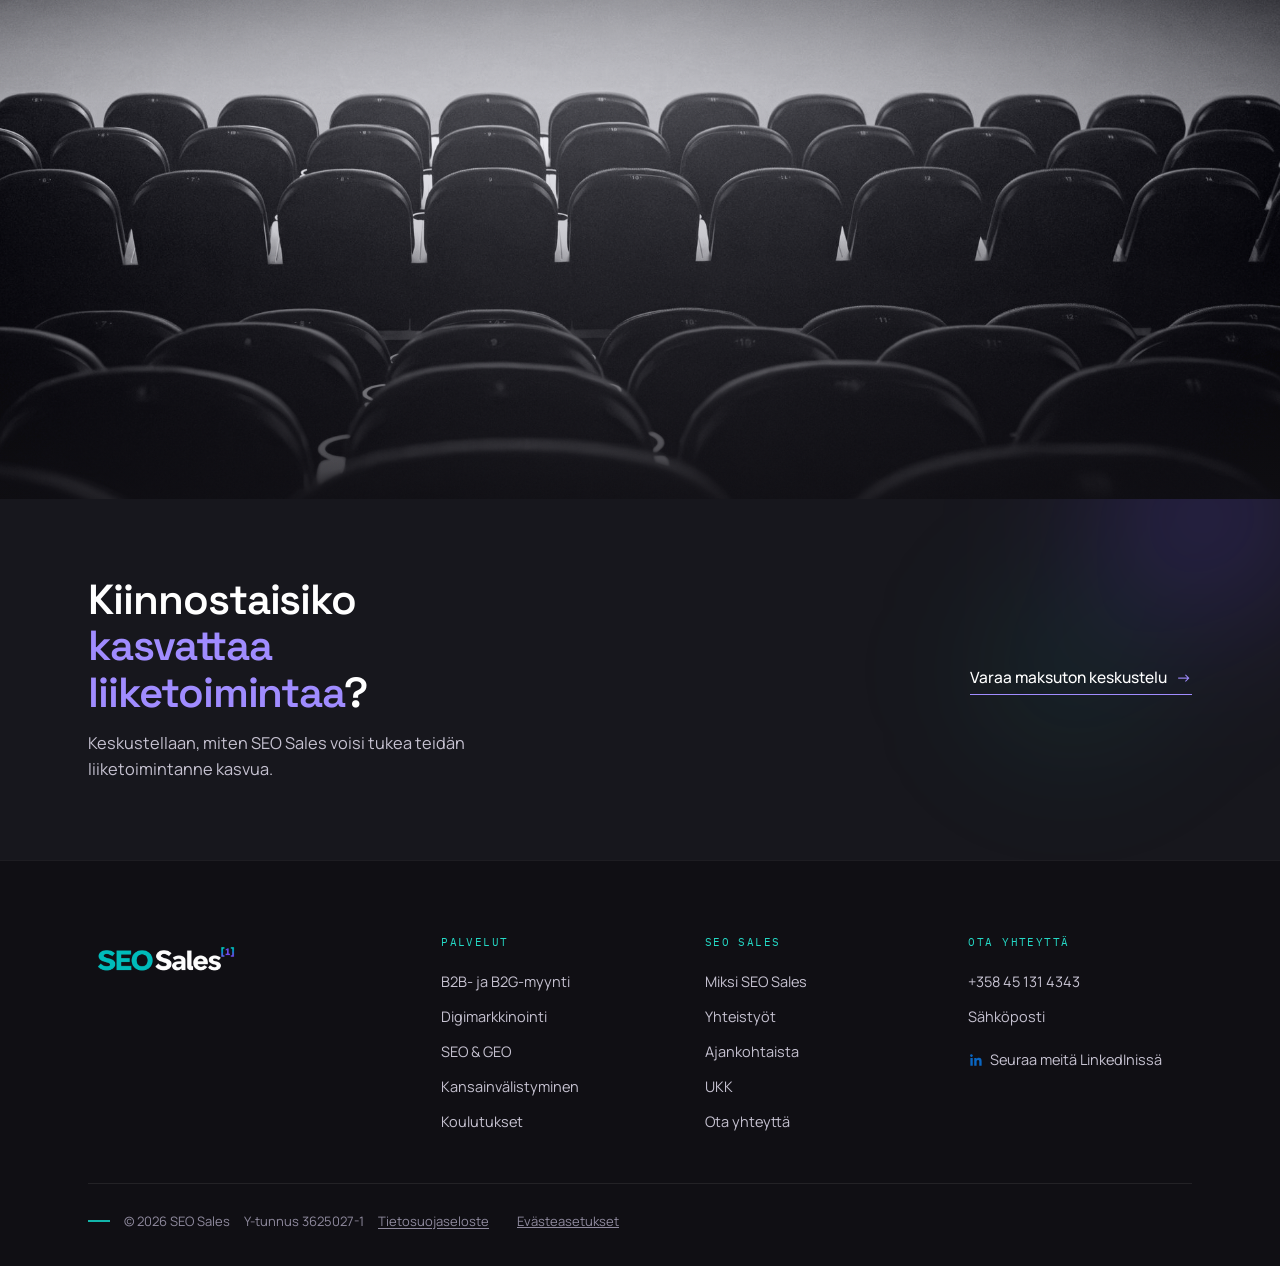
<file: ajankohtaista.html>
<!DOCTYPE html>
<html lang="fi">
<head>
<meta charset="UTF-8">
<meta name="trustpilot-one-time-domain-verification-id" content="46264626-d55d-4eb8-880e-04349c40adad"/>
<meta name="viewport" content="width=device-width, initial-scale=1.0">
<title>Ajankohtaista yrityksille | SEO Sales</title>
<meta name="description" content="Ajankohtaista yrityksille: SEO Salesin koulutukset, yhteistyöt, tapahtumat ja muut yritysten myyntiin ja kasvuun liittyvät aiheet.">
<link rel="canonical" href="https://seosales.fi/ajankohtaista.html">
<link rel="icon" type="image/png" sizes="200x200" href="seo-sales-b2b-myynti-favicon.png?v=20261113">
<meta property="og:type" content="website">
<meta property="og:site_name" content="SEO Sales">
<meta property="og:locale" content="fi_FI">
<meta property="og:title" content="Ajankohtaista yrityksille | SEO Sales">
<meta property="og:description" content="Ajankohtaista yrityksille: SEO Salesin koulutukset, yhteistyöt, tapahtumat ja muut yritysten myyntiin ja kasvuun liittyvät aiheet.">
<meta property="og:url" content="https://seosales.fi/ajankohtaista.html">
<meta property="og:image" content="https://seosales.fi/seo-sales-og-kuva.png">
<meta name="twitter:card" content="summary_large_image">
<meta name="twitter:title" content="Ajankohtaista yrityksille | SEO Sales">
<meta name="twitter:description" content="Ajankohtaista yrityksille: SEO Salesin koulutukset, yhteistyöt, tapahtumat ja muut yritysten myyntiin ja kasvuun liittyvät aiheet.">
<meta name="twitter:image" content="https://seosales.fi/seo-sales-og-kuva.png">
<script type="application/ld+json">
{"@context":"https://schema.org","@graph":[
{"@type":"ProfessionalService","@id":"https://seosales.fi/#org","name":"SEO Sales","url":"https://seosales.fi/","email":"janio.lammi@gmail.com","telephone":"+358451314343","sameAs":["https://www.linkedin.com/in/lammiconsulting"]},
{"@type":"CollectionPage","url":"https://seosales.fi/ajankohtaista.html","name":"Ajankohtaista"},
{"@type":"BreadcrumbList","itemListElement":[{"@type":"ListItem","position":1,"name":"Etusivu","item":"https://seosales.fi/"},{"@type":"ListItem","position":2,"name":"Ajankohtaista","item":"https://seosales.fi/ajankohtaista.html"}]}
]}
</script>
<link rel="preconnect" href="https://fonts.googleapis.com">
<link rel="preconnect" href="https://fonts.gstatic.com" crossorigin>
<link rel="preload" as="style" href="https://fonts.googleapis.com/css2?family=Space+Grotesk:wght@400;500;600;700&family=Manrope:wght@400;500;600;700&family=IBM+Plex+Mono:wght@400;500&display=swap" onload="this.onload=null;this.rel='stylesheet'">
<noscript><link href="https://fonts.googleapis.com/css2?family=Space+Grotesk:wght@400;500;600;700&family=Manrope:wght@400;500;600;700&family=IBM+Plex+Mono:wght@400;500&display=swap" rel="stylesheet"></noscript>
<link rel="stylesheet" href="styles.css?v=20261124-final">
<script>document.documentElement.classList.add('js')</script>
</head>
<body class="dark-hero">

<header id="hdr">
  <div class="wrap nav">
    <a href="/" class="logo"><img src="seo-sales-b2b-myynti-yrityksen-kasvu-valkoinen.svg" alt="SEO Sales"></a>
    <nav class="nav-links">
      <div class="dropdown">
        <button type="button" aria-haspopup="true">Palvelut <span class="caret" aria-hidden="true"></span></button>
        <div class="dropmenu">
          <a href="b2b-myynti.html">B2B- ja B2G-myynti</a>
          <a href="digimarkkinointi.html">Digimarkkinointi</a>
          <a href="seo-ja-geo.html">SEO &amp; GEO</a>
          <a href="kansainvalistyminen.html">Kansainvälistyminen</a>
          <a href="koulutukset.html">Koulutukset</a>
        </div>
      </div>
      <a href="miksi-seo-sales.html">Miksi SEO Sales</a>
      <a href="yhteistyot.html">Yhteistyöt</a>
      <a href="ajankohtaista.html" class="active">Ajankohtaista</a>
      <a href="ukk.html">UKK</a>
      <a href="yhteys.html">Ota yhteyttä</a>
      <a href="nakyvyysanalyysi.html" class="nav-cta nav-cta--analyysi">Näkyvyysanalyysi</a>
    </nav>
    <button class="menu-btn" aria-label="Valikko" aria-expanded="false"><span></span><span></span><span></span></button>
  </div>
</header>

<section class="hero-band hero-band--full" id="ajankohtaista-hero">
  <div class="band-inner">
    <div class="hero-band-copy">
      <h1 class="reveal d1">Ajankohtaista yrityksille</h1>
    </div>
    <figure class="hero-band-photo reveal d2"><img src="yrityskoulutus.jpg" alt="Ajankohtaista yrityksille — SEO Sales" loading="lazy"></figure>
  </div>
</section>

<section class="svc-body tint" id="kideve">
  <div class="wrap">
    <p class="eyebrow reveal">Yhteistyö</p>
    <div class="kideve-heading-row">
      <div class="kideve-heading-text">
        <h2 class="reveal">Tehokkaampaa myyntiä ja oikeita asiakkaita – kohti <em class="t">ympärivuotista myyntiä</em></h2>
        <p class="reveal intro">Käytännönläheinen kolmen työpajan sarja yrityksille</p>
      </div>
      <a href="https://www.kideve.fi/kideve/ajankohtaista/" target="_blank" rel="noopener"><img src="Kideve_kittila_n_palvelut.jpeg" alt="Kideve Elinkeinopalvelut Kittilä logo" class="kideve-logo-inline"></a>
    </div>
    <div class="kideve-intro-row">
     <div class="kideve-intro-text">
      <p class="reveal mt-32">Miten löydät yrityksellesi oikeita asiakkaita, teet myynnistä tehokkaampaa ja löydät uusia myyntimahdollisuuksia myös oman alueesi ulkopuolelta?</p>
      <p class="reveal">Kolmen työpajan aikana rakennetaan käytännönläheinen kokonaisuus uusien asiakkaiden hankintaan, yrityksen digitaaliseen löydettävyyteen sekä tekoälyn ja modernien digitaalisten työkalujen hyödyntämiseen myynnin ja markkinoinnin tukena.</p>
      <p class="reveal">Tavoitteena on löytää uusia asiakkaita, kehittää myyntiä ja rakentaa <em class="hl t">ympärivuotisempaa ja ennustettavampaa liikevaihtoa</em>.</p>
      <p class="reveal mt-32">Kittilän alueella on noin 7 000 asukasta ja noin 900 yritystä. Alueen liiketoimintaa vauhdittavat vahvasti matkailu ja palvelut sekä Levi, Ylläs ja Äkäslompolo. Kittilän kultakaivostoiminta on Suomen ja koko Euroopan mittakaavassa poikkeuksellisen merkittävää liiketoimintaa.</p>
     </div>
     <figure class="shot kideve-shot reveal">
       <img src="kideve-tyopaja.png" alt="Kideven ja SEO Salesin etätyöpajasarja yrityksille: Tehokkaampaa myyntiä ja oikeita asiakkaita – kohti ympärivuotista myyntiä" loading="lazy" data-zoomable>
     </figure>
    </div>

    <div class="kideve-wp-head reveal pt-64">
      <h3>Työpaja 1: Myynnin perusteet ja uusien asiakkaiden löytäminen</h3>
      <a href="https://www.lyyti.fi/reg/Webinaari_Myynnin_perusteet_ja_uusien_asiakkaiden_loytaminen_0116" target="_blank" rel="noopener" class="ulink kideve-cta">Ilmoittaudu mukaan <span class="arr">→</span></a>
    </div>
    <p class="svc-note kideve-date reveal">29.9.2026 · klo 17:30–19:30</p>
    <div class="chips reveal">
      <span class="chip">Oikean asiakaskohderyhmän tunnistaminen</span>
      <span class="chip">Potentiaalisten yritysasiakkaiden löytäminen</span>
      <span class="chip blue">Liidien ja uusien asiakasmahdollisuuksien löytämisen työkalut käytännössä</span>
      <span class="chip">Yritysasiakkaiden kontaktointi ja myyntikeskusteluun valmistautuminen</span>
      <span class="chip">Puhelin- ja sähköpostikontaktointi</span>
      <span class="chip blue">Myyntipsykologia ja asiakkaan päätöksentekoon vaikuttavat tekijät</span>
      <span class="chip">Uutiskirjeet ja digitaalinen asiakasviestintä myynnin tukena</span>
      <span class="chip">Kaupan solmiminen ja seuraavat askeleet</span>
    </div>

    <div class="kideve-wp-head reveal pt-64">
      <h3>Työpaja 2: Miten yritys löytyy verkosta?</h3>
      <a href="https://www.lyyti.fi/reg/Etatyopaja_Miten_yritys_loytyy_verkosta_ke_21102026_3816" target="_blank" rel="noopener" class="ulink kideve-cta">Ilmoittaudu mukaan <span class="arr">→</span></a>
    </div>
    <p class="svc-note kideve-date reveal">21.10.2026 · klo 17:30–19:30</p>
    <div class="chips reveal">
      <span class="chip">Ensimmäisen työpajan jälkeen heränneet kysymykset ja kokemukset käytännön tekemisestä</span>
      <span class="chip blue">Millä sanoilla ja tavoilla potentiaalinen asiakas etsii palvelua</span>
      <span class="chip">Google ja paikallinen löydettävyys</span>
      <span class="chip">Verkkosivut yritysmyynnin kanavana</span>
      <span class="chip blue">Miten palveluista tehdään helposti löydettäviä ja ostettavia</span>
      <span class="chip">Sosiaalinen media myynnin tukena</span>
      <span class="chip">Google-arvostelut ja luottamuksen rakentaminen</span>
      <span class="chip blue">Näkyvyyden kehittäminen myös ilman suurta mainosbudjettia</span>
      <span class="chip">Sisältö, joka tukee sekä löydettävyyttä että myyntiä</span>
    </div>

    <div class="kideve-wp-head reveal pt-72">
      <h3>Työpaja 3: Tekoäly ja modernit työkalut myynnin tueksi</h3>
      <a href="https://www.lyyti.fi/reg/Etatyopaja_Tekoaly_ja_modernit_tyokalut_myynnin_tueksi_ke_28102026_3792" target="_blank" rel="noopener" class="ulink kideve-cta">Ilmoittaudu mukaan <span class="arr">→</span></a>
    </div>
    <p class="svc-note kideve-date reveal">28.10.2026 · klo 17:30–19:30</p>
    <div class="chips reveal">
      <span class="chip">Tekoälyn käytännön hyödyntäminen myynnissä ja markkinoinnissa</span>
      <span class="chip blue">Yrityksen ja palveluiden kuvausten kehittäminen</span>
      <span class="chip">Verkkosivujen sisällön kehittäminen tekoälyn avulla</span>
      <span class="chip">CRM ja myynnin seuranta</span>
      <span class="chip blue">Tapaamisten ja ajanvarausten hallinta</span>
      <span class="chip">Modernien myyntityökalujen hyödyntäminen</span>
      <span class="chip blue">Miten digitaalisilla työkaluilla voidaan vähentää toistuvaa käsityötä</span>
    </div>

    <p class="reveal mt-32">Työpajat ovat käytännönläheisiä ja osallistavia. Jokaisesta työpajasta jää mukaan konkreettisia ideoita ja työkaluja, jotka voi ottaa käyttöön omassa työssä heti.</p>

    <h3 class="reveal mt-52">Kenelle?</h3>
    <p class="reveal">Työpajakokonaisuus sopii yrityksille, jotka haluavat:</p>
    <ul class="ticklist reveal">
      <li>kehittää myyntiä</li>
      <li>löytää uusia asiakkaita</li>
      <li>parantaa digitaalista näkyvyyttä</li>
      <li>hyödyntää moderneja työkaluja</li>
      <li>tavoittaa asiakkaita oman alueen ulkopuolelta</li>
      <li>rakentaa ympärivuotisempaa ja ennustettavampaa myyntiä</li>
    </ul>
    <p class="reveal mt-32">Työpajakokonaisuus sopii yrityksille, jotka haluavat tavoittaa asiakkaita oman alueen ulkopuolelta ja rakentaa ympärivuotisempaa ja ennustettavampaa myyntiä.</p>
    <a href="koulutukset.html" class="ulink reveal mt-16">Lue lisää SEO Salesin muusta koulutustarjonnasta <span class="arr">→</span></a>
  </div>
</section>

<figure class="photo-wide reveal">
  <img src="seo-koulutus.jpg" alt="Tyhjä auditorio ennen SEO-koulutuksen alkua — osaaminen siirtyy käytäntöön" loading="lazy">
</figure>

<section class="cta-band">
  <div class="wrap inner">
    <div><h2>Kiinnostaisiko <em>kasvattaa liiketoimintaa</em>?</h2><p class="sub">Keskustellaan, miten SEO Sales voisi tukea teidän liiketoimintanne kasvua.</p></div>
    <a href="yhteys.html" class="ulink">Varaa maksuton keskustelu <span class="arr">→</span></a>
  </div>
</section>

<footer>
  <div class="wrap">
    <div class="foot-grid">
      <div class="foot-brand">
        <a href="/" class="logo"><img src="seo-sales-b2b-myynti-yrityksen-kasvu-valkoinen.svg" alt="SEO Sales"></a>
      </div>
      <nav class="foot-col foot-col--palvelut" aria-label="Palvelut">
        <div class="foot-h">Palvelut</div>
        <a href="b2b-myynti.html">B2B- ja B2G-myynti</a>
        <a href="digimarkkinointi.html">Digimarkkinointi</a>
        <a href="seo-ja-geo.html">SEO &amp; GEO</a>
        <a href="kansainvalistyminen.html">Kansainvälistyminen</a>
        <a href="koulutukset.html">Koulutukset</a>
      </nav>
      <nav class="foot-col foot-col--brand" aria-label="SEO Sales">
        <div class="foot-h">SEO Sales</div>
        <a href="miksi-seo-sales.html">Miksi SEO Sales</a>
        <a href="yhteistyot.html">Yhteistyöt</a>
        <a href="ajankohtaista.html">Ajankohtaista</a>
        <a href="ukk.html">UKK</a>
        <a href="yhteys.html">Ota yhteyttä</a>
      </nav>
      <div class="foot-col foot-col--contact">
        <div class="foot-h">Ota yhteyttä</div>
        <a href="tel:+358451314343">+358 45 131 4343</a>
        <a href="mailto:janio.lammi@gmail.com">Sähköposti</a>

        <a href="https://www.linkedin.com/company/seo-sales/" target="_blank" rel="noopener" class="foot-linkedin"><svg width="16" height="16" viewBox="0 0 24 24" fill="#0A66C2" aria-hidden="true"><path d="M20.45 20.45h-3.56v-5.57c0-1.33-.02-3.04-1.85-3.04-1.86 0-2.14 1.45-2.14 2.94v5.67H9.34V9h3.41v1.56h.05c.48-.9 1.64-1.85 3.38-1.85 3.6 0 4.27 2.37 4.27 5.46v6.28zM5.34 7.43a2.07 2.07 0 1 1 0-4.13 2.07 2.07 0 0 1 0 4.13zM7.12 20.45H3.56V9h3.56v11.45z"/></svg><span>Seuraa meitä LinkedInissä</span></a>
      </div>
    </div>
    <div class="foot-bottom"><span class="foot-tick" aria-hidden="true"></span><span>© 2026 SEO Sales</span><span>Y-tunnus 3625027-1</span><a href="tietosuojaseloste.html" class="foot-privacy">Tietosuojaseloste</a></div>
  </div>
</footer>

<script src="script.js?v=20261015"></script>
<script src="leadfeeder-consent.js?v=20261107"></script>
</body>
</html>
</file>
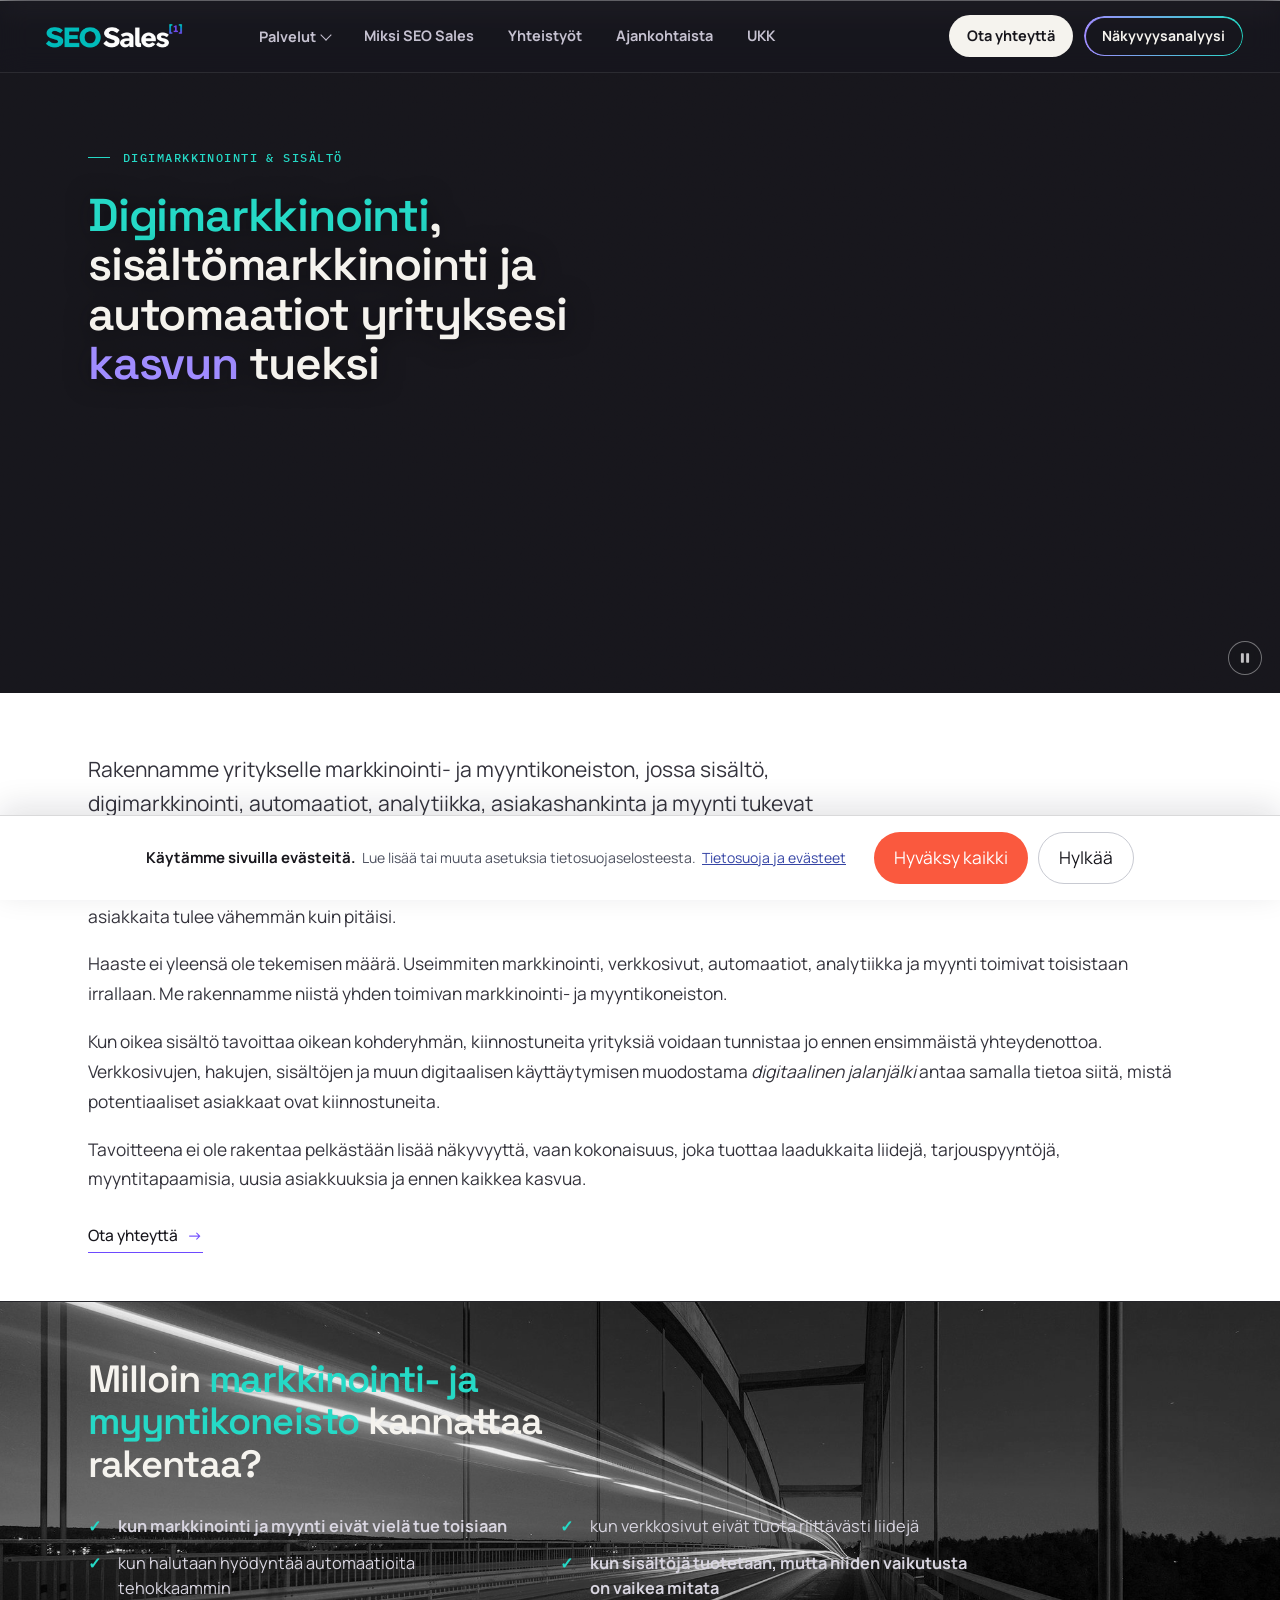
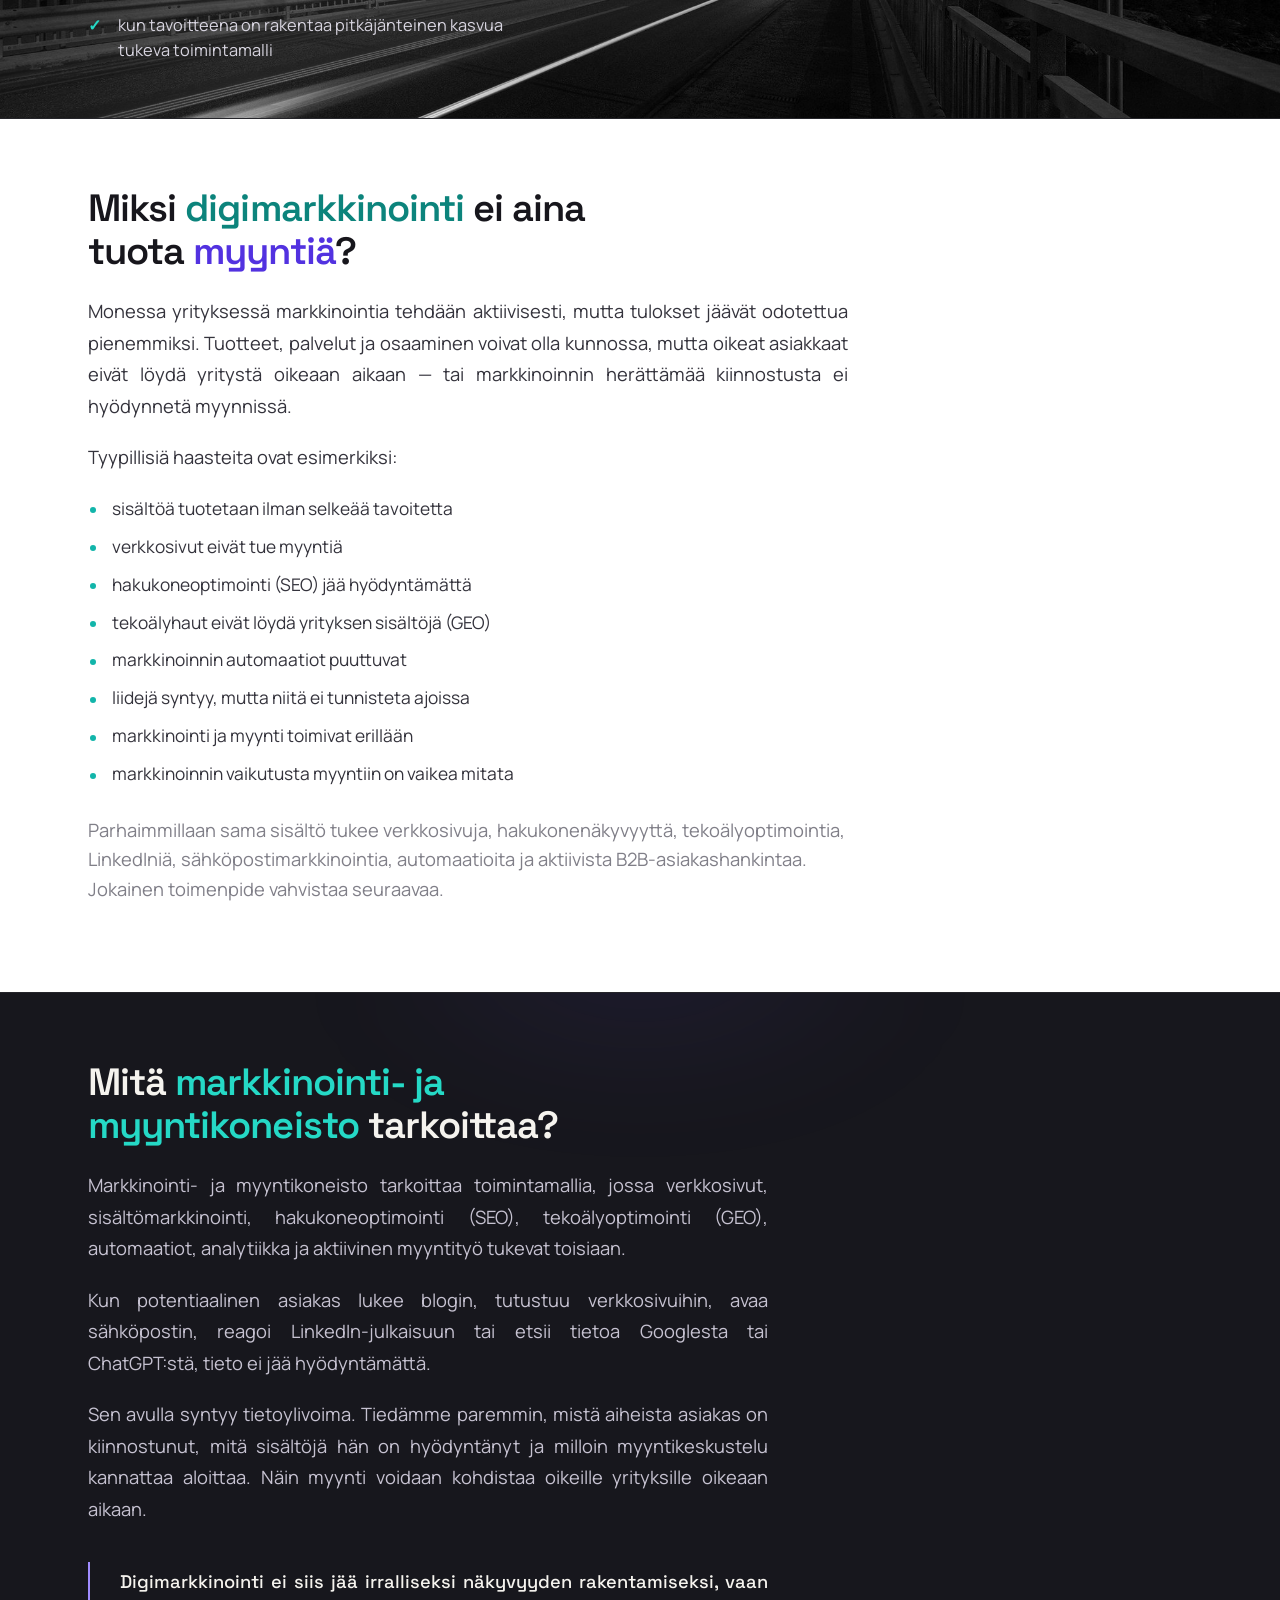
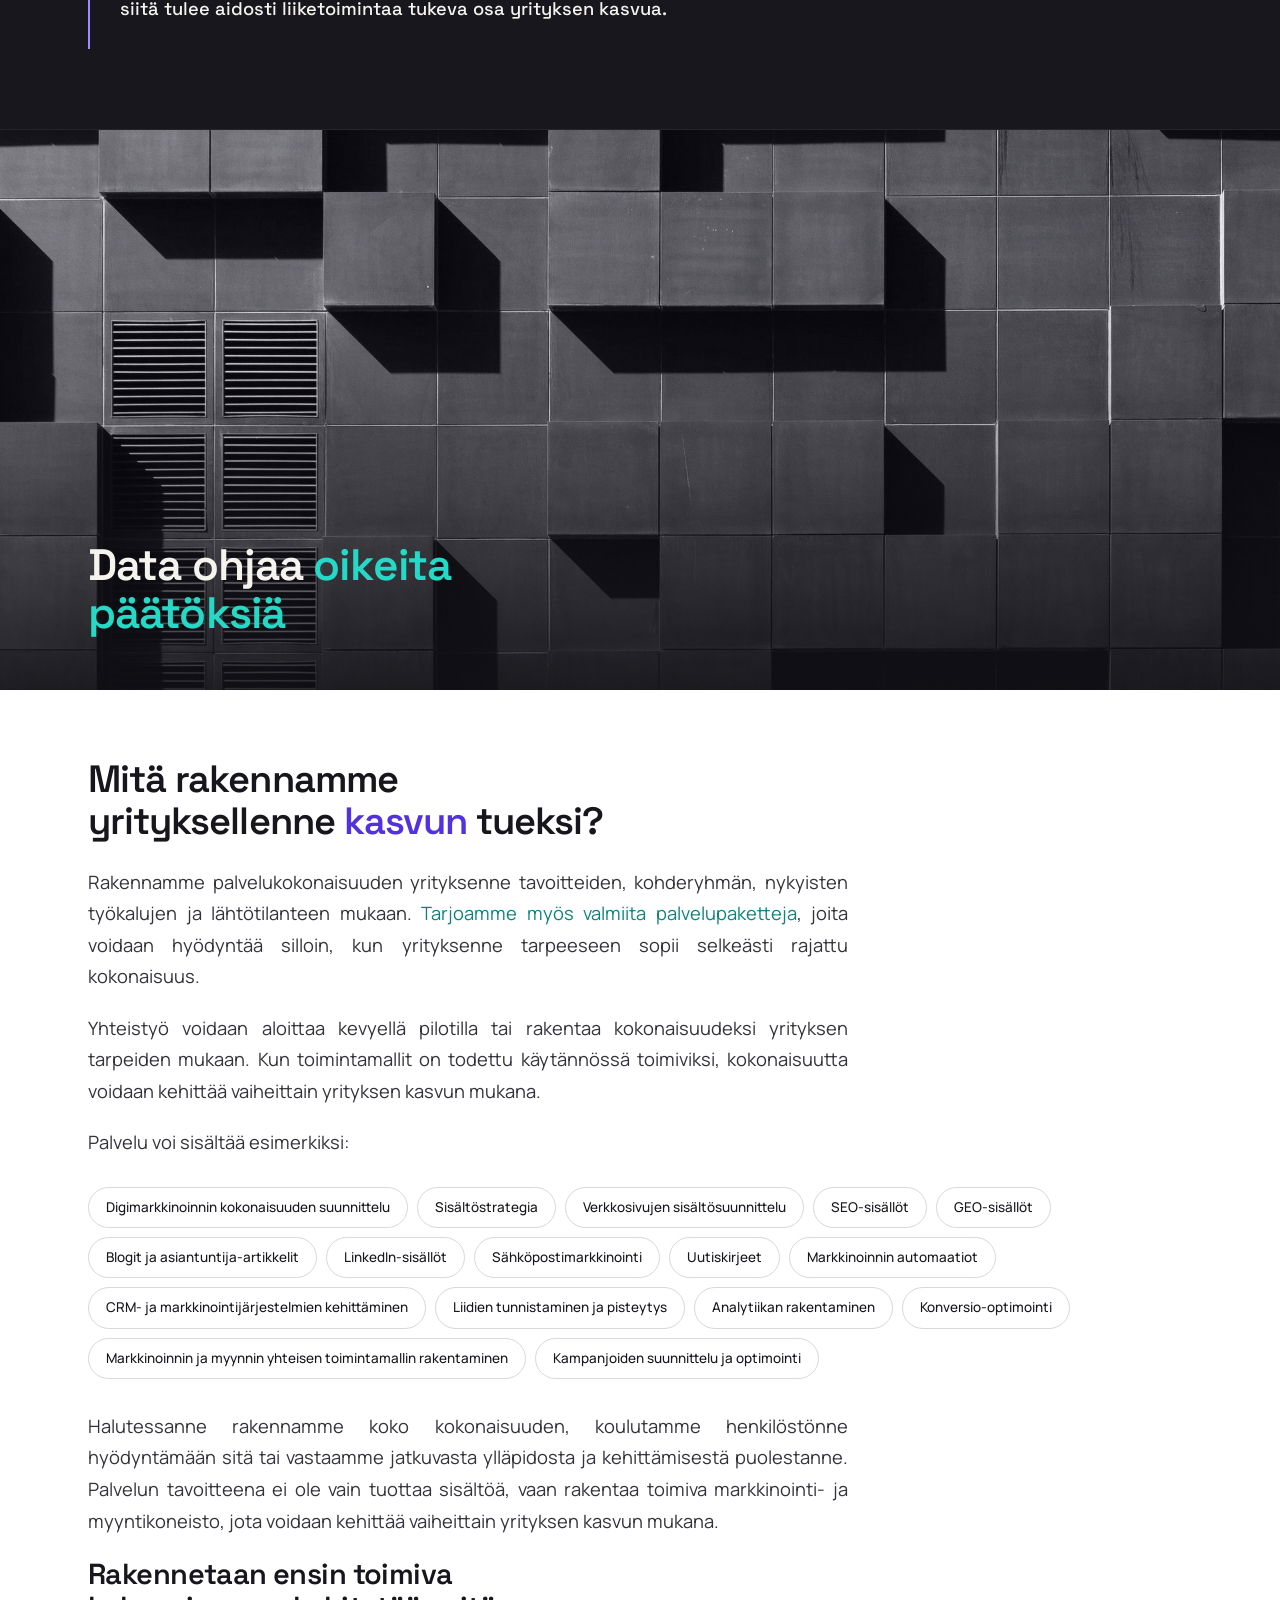
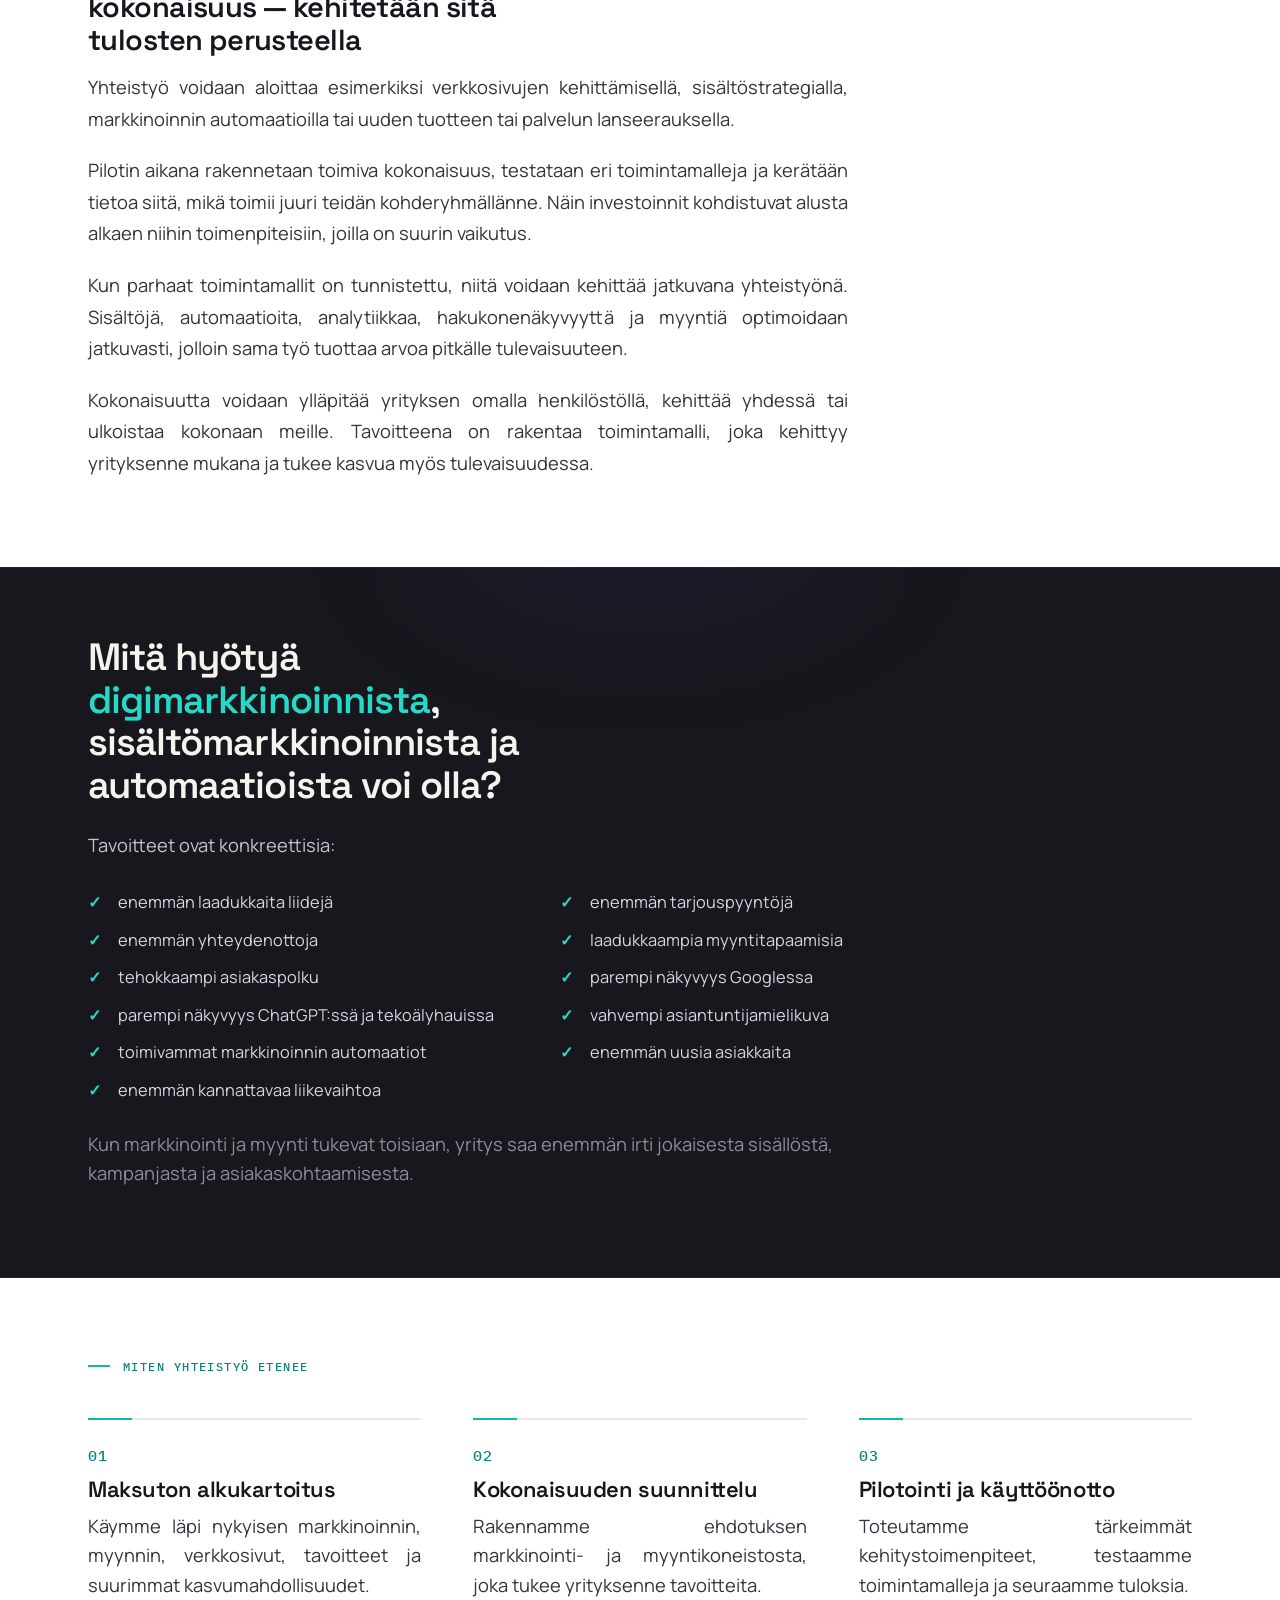
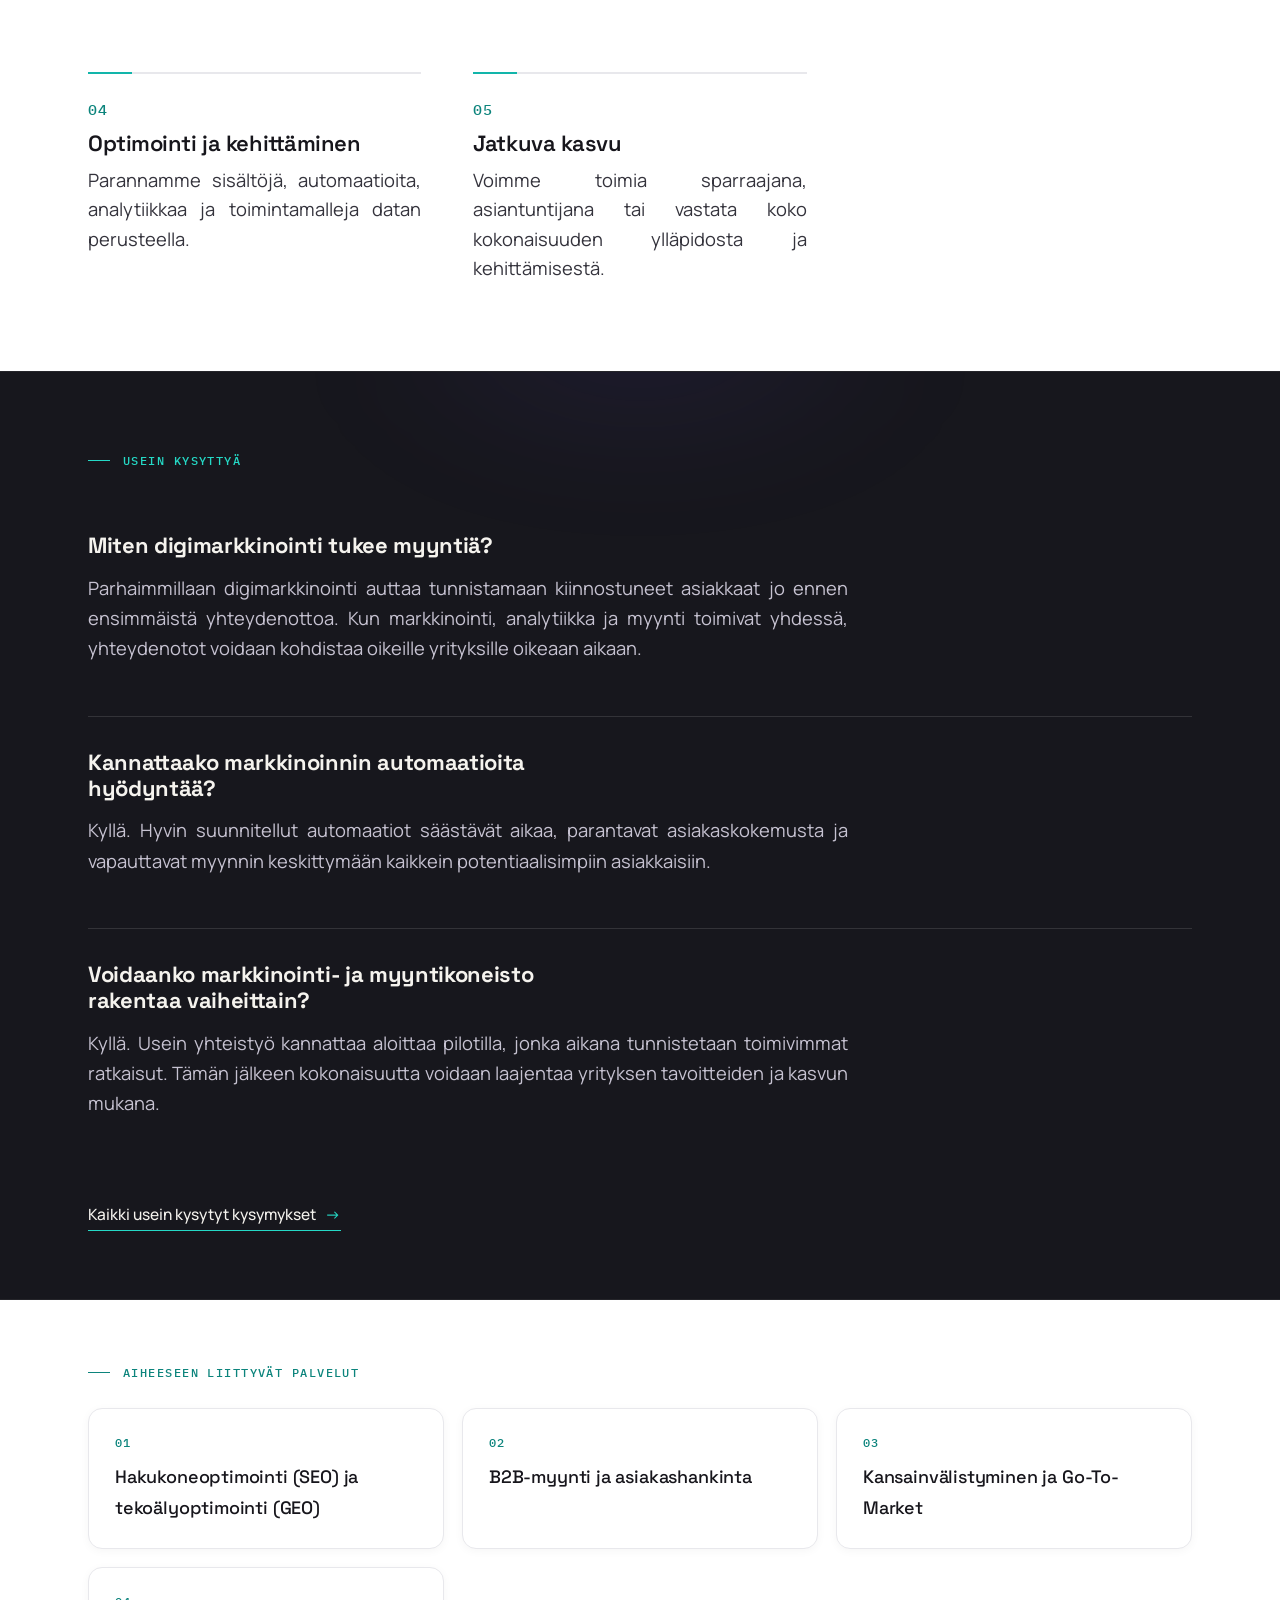
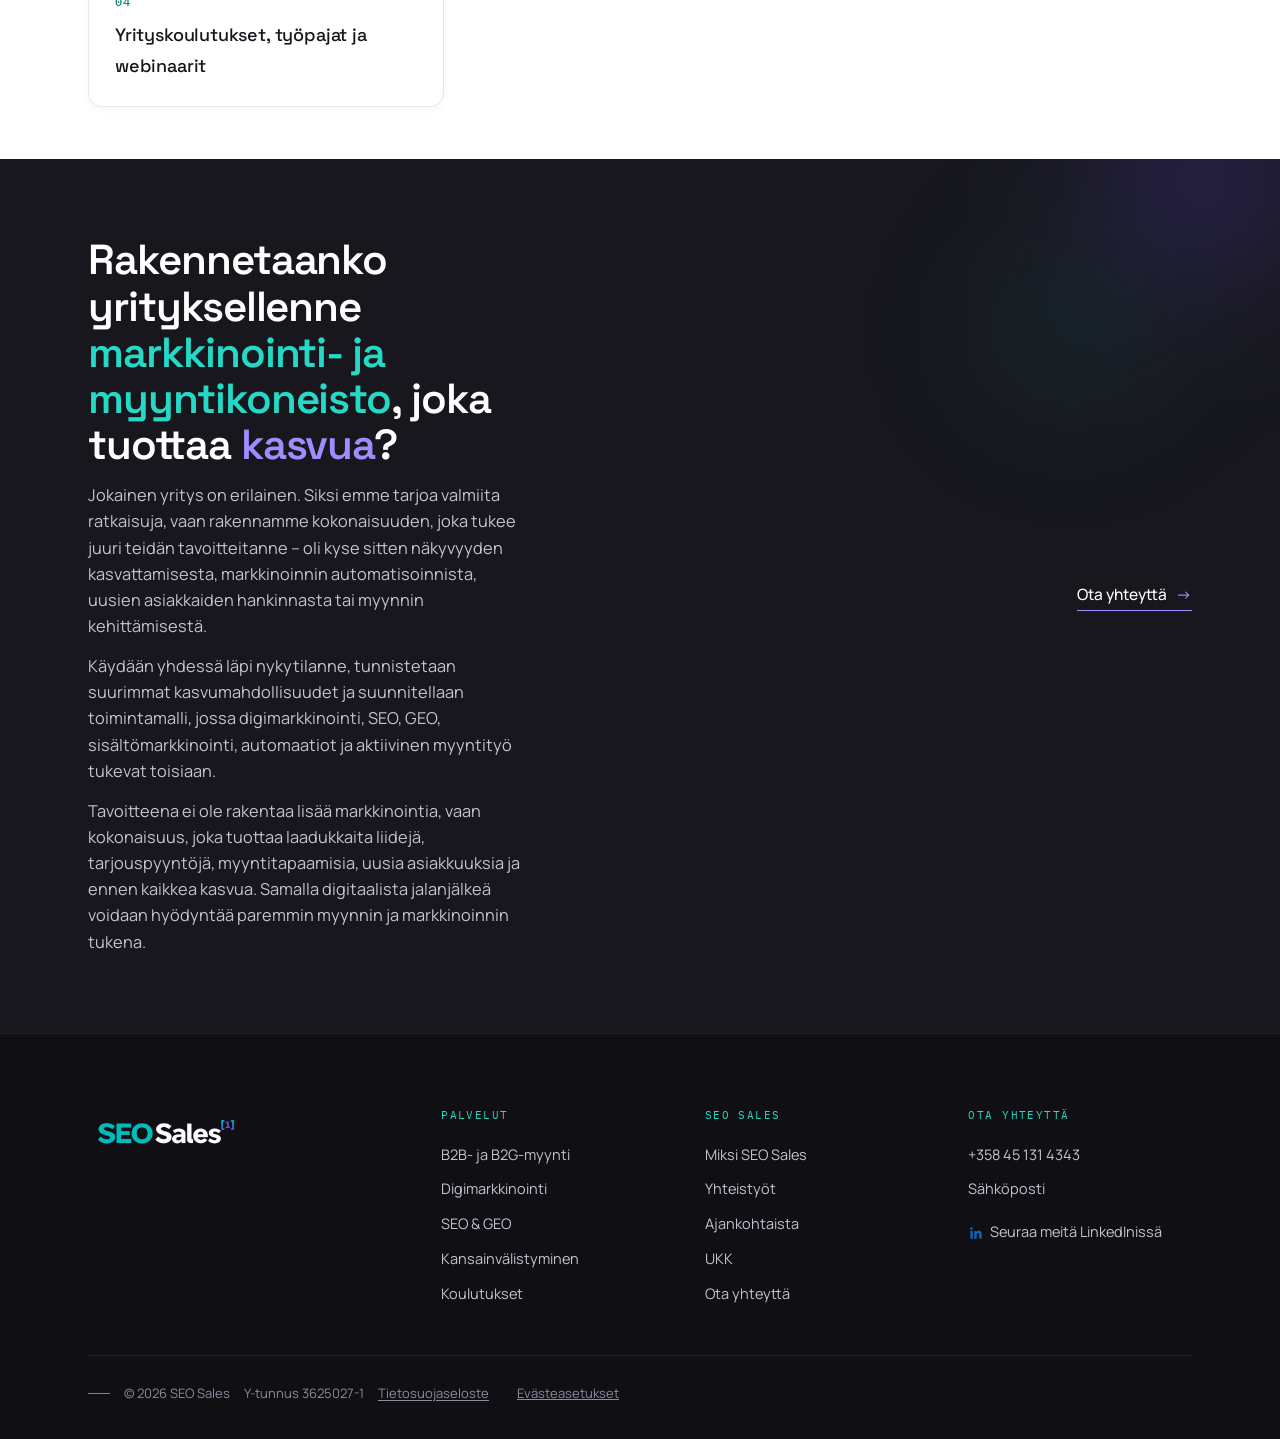
<file: digimarkkinointi.html>
<!DOCTYPE html>
<html lang="fi">
<head>
<meta charset="UTF-8">
<meta name="trustpilot-one-time-domain-verification-id" content="46264626-d55d-4eb8-880e-04349c40adad"/>
<meta name="viewport" content="width=device-width, initial-scale=1.0">
<title>Digimarkkinointi, sisältömarkkinointi ja markkinoinnin automaatiot – SEO Sales</title>
<meta name="description" content="Digimarkkinointia, sisältömarkkinointia ja markkinoinnin automaatioita, jotka tukevat myyntiä ja kasvua. Verkkosivut, blogit, uutiskirjeet, LinkedIn ja sähköpostimarkkinointi.">
<link rel="canonical" href="https://seosales.fi/digimarkkinointi.html">
<link rel="icon" type="image/png" sizes="200x200" href="seo-sales-b2b-myynti-favicon.png?v=20261113">
<meta property="og:type" content="website">
<meta property="og:site_name" content="SEO Sales">
<meta property="og:locale" content="fi_FI">
<meta property="og:title" content="Digimarkkinointi, sisältömarkkinointi ja markkinoinnin automaatiot – SEO Sales">
<meta property="og:description" content="Sisältöä, verkkosivuja, uutiskirjeitä, LinkedIniä ja automaatioita, jotka tukevat myyntiä, asiakashankintaa ja kasvua.">
<meta property="og:url" content="https://seosales.fi/digimarkkinointi.html">
<meta property="og:image" content="https://seosales.fi/seo-sales-og-kuva.png">
<meta name="twitter:card" content="summary_large_image">
<meta name="twitter:title" content="Digimarkkinointi, sisältö ja automaatiot">
<meta name="twitter:description" content="Markkinointi- ja myyntikoneisto, jossa sisältö, näkyvyys ja automaatiot tukevat myyntiä.">
<meta name="twitter:image" content="https://seosales.fi/seo-sales-og-kuva.png">
<script type="application/ld+json">
{"@context":"https://schema.org","@graph":[
{"@type":"ProfessionalService","@id":"https://seosales.fi/#org","name":"SEO Sales","url":"https://seosales.fi/","email":"janio.lammi@gmail.com","telephone":"+358451314343","sameAs":["https://www.linkedin.com/in/lammiconsulting"]},
{"@type":"Service","name":"Digimarkkinointi, sisältömarkkinointi ja markkinoinnin automaatiot","serviceType":"Digimarkkinointi ja sisältömarkkinointi","provider":{"@id":"https://seosales.fi/#org"},"areaServed":["Suomi","Pohjoismaat","Euroopan unioni","Iso-Britannia","Aasia"],"url":"https://seosales.fi/digimarkkinointi.html","description":"Sisältöjä, verkkosivuja, blogeja, uutiskirjeitä, LinkedIn-sisältöjä, sähköpostimarkkinointia ja markkinoinnin automaatioita, jotka rakentavat näkyvyyttä Googlessa ja tekoälyhauissa sekä tukevat myyntiä ja asiakashankintaa."},
{"@type":"BreadcrumbList","itemListElement":[{"@type":"ListItem","position":1,"name":"Etusivu","item":"https://seosales.fi/"},{"@type":"ListItem","position":2,"name":"Digimarkkinointi ja sisältömarkkinointi","item":"https://seosales.fi/digimarkkinointi.html"}]}
]}
</script>
<link rel="preconnect" href="https://fonts.googleapis.com">
<link rel="preconnect" href="https://fonts.gstatic.com" crossorigin>
<link rel="preload" as="style" href="https://fonts.googleapis.com/css2?family=Space+Grotesk:wght@400;500;600;700&family=Manrope:wght@400;500;600;700&family=IBM+Plex+Mono:wght@400;500&display=swap" onload="this.onload=null;this.rel='stylesheet'">
<noscript><link href="https://fonts.googleapis.com/css2?family=Space+Grotesk:wght@400;500;600;700&family=Manrope:wght@400;500;600;700&family=IBM+Plex+Mono:wght@400;500&display=swap" rel="stylesheet"></noscript>
<link rel="stylesheet" href="styles.css?v=20261124-final">
<script>document.documentElement.classList.add('js')</script>
</head>
<body class="dark-hero">

<header id="hdr">
  <div class="wrap nav">
    <a href="/" class="logo"><img src="seo-sales-b2b-myynti-yrityksen-kasvu-valkoinen.svg" alt="SEO Sales"></a>
    <nav class="nav-links">
      <div class="dropdown active">
        <button type="button" aria-haspopup="true">Palvelut <span class="caret" aria-hidden="true"></span></button>
        <div class="dropmenu">
          <a href="b2b-myynti.html">B2B- ja B2G-myynti</a>
          <a href="digimarkkinointi.html" class="active">Digimarkkinointi</a>
          <a href="seo-ja-geo.html">SEO &amp; GEO</a>
          <a href="kansainvalistyminen.html">Kansainvälistyminen</a>
          <a href="koulutukset.html">Koulutukset</a>
        </div>
      </div>
      <a href="miksi-seo-sales.html">Miksi SEO Sales</a>
      <a href="yhteistyot.html">Yhteistyöt</a>
      <a href="ajankohtaista.html">Ajankohtaista</a>
      <a href="ukk.html">UKK</a>
      <a href="yhteys.html">Ota yhteyttä</a>
      <a href="nakyvyysanalyysi.html" class="nav-cta nav-cta--analyysi">Näkyvyysanalyysi</a>
    </nav>
    <button class="menu-btn" aria-label="Valikko" aria-expanded="false"><span></span><span></span><span></span></button>
  </div>
</header>

<section class="hero-band hero-band--full">
  <div class="band-inner">
    <div class="hero-band-copy">
      <p class="eyebrow reveal">Digimarkkinointi &amp; sisältö</p>
      <h1 class="reveal d1"><em class="t">Digimarkkinointi</em>,<br>sisältömarkkinointi ja<br>automaatiot yrityksesi<br><em>kasvun</em> tueksi</h1>
    </div>
    <figure class="hero-band-photo reveal d2"><video src="digimarkkinointi-yrityksille.mp4" autoplay muted loop playsinline preload="auto"></video><span class="hbp-desat"></span></figure>
  </div>
</section>

<section class="page-hero pt-60">
  <div class="wrap">
    <p class="intro reveal d2">Rakennamme yritykselle markkinointi- ja myyntikoneiston, jossa sisältö, digimarkkinointi, automaatiot, analytiikka, asiakashankinta ja myynti tukevat toisiaan.</p>
    <p class="reveal">Moni yritys tekee digimarkkinointia, julkaisee sisältöjä, päivittää verkkosivujaan ja käyttää erilaisia markkinoinnin työkaluja. Silti uusia asiakkaita tulee vähemmän kuin pitäisi.</p>
    <p class="reveal">Haaste ei yleensä ole tekemisen määrä. Useimmiten markkinointi, verkkosivut, automaatiot, analytiikka ja myynti toimivat toisistaan irrallaan. Me rakennamme niistä yhden toimivan markkinointi- ja myyntikoneiston.</p>
    <p class="reveal">Kun oikea sisältö tavoittaa oikean kohderyhmän, kiinnostuneita yrityksiä voidaan tunnistaa jo ennen ensimmäistä yhteydenottoa. Verkkosivujen, hakujen, sisältöjen ja muun digitaalisen käyttäytymisen muodostama <em>digitaalinen jalanjälki</em> antaa samalla tietoa siitä, mistä potentiaaliset asiakkaat ovat kiinnostuneita.</p>
    <p class="reveal">Tavoitteena ei ole rakentaa pelkästään lisää näkyvyyttä, vaan kokonaisuus, joka tuottaa laadukkaita liidejä, tarjouspyyntöjä, myyntitapaamisia, uusia asiakkuuksia ja ennen kaikkea kasvua.</p>
    <a href="yhteys.html" class="ulink reveal mt-10">Ota yhteyttä <span class="arr">→</span></a>
  </div>
</section>

<section class="svc-body tint pad-72 img-bg-section" id="mmk-milloin">
  <img src="digimarkkinointi.jpg?v=20260924a" alt="" class="img-bg-section__img" loading="lazy">
  <div class="wrap">
    <h2 class="reveal">Milloin <em class="t">markkinointi- ja myyntikoneisto</em> kannattaa rakentaa?</h2>
    <ul class="ticklist reveal">
      <li><strong>kun markkinointi ja myynti eivät vielä tue toisiaan</strong></li>
      <li>kun verkkosivut eivät tuota riittävästi liidejä</li>
      <li>kun halutaan hyödyntää automaatioita tehokkaammin</li>
      <li><strong>kun sisältöjä tuotetaan, mutta niiden vaikutusta on vaikea mitata</strong></li>
      <li>kun tavoitteena on rakentaa pitkäjänteinen kasvua tukeva toimintamalli</li>
    </ul>
  </div>
</section>

<section class="svc-body">
  <div class="wrap">
    <h2 class="reveal">Miksi <em class="t">digimarkkinointi</em> ei aina tuota <em>myyntiä</em>?</h2>
    <p class="reveal">Monessa yrityksessä markkinointia tehdään aktiivisesti, mutta tulokset jäävät odotettua pienemmiksi. Tuotteet, palvelut ja osaaminen voivat olla kunnossa, mutta oikeat asiakkaat eivät löydä yritystä oikeaan aikaan — tai markkinoinnin herättämää kiinnostusta ei hyödynnetä myynnissä.</p>
    <p class="reveal">Tyypillisiä haasteita ovat esimerkiksi:</p>
    <ul class="disclist reveal">
      <li>sisältöä tuotetaan ilman selkeää tavoitetta</li>
      <li>verkkosivut eivät tue myyntiä</li>
      <li>hakukoneoptimointi (SEO) jää hyödyntämättä</li>
      <li>tekoälyhaut eivät löydä yrityksen sisältöjä (GEO)</li>
      <li>markkinoinnin automaatiot puuttuvat</li>
      <li>liidejä syntyy, mutta niitä ei tunnisteta ajoissa</li>
      <li>markkinointi ja myynti toimivat erillään</li>
      <li>markkinoinnin vaikutusta myyntiin on vaikea mitata</li>
    </ul>
    <p class="svc-note reveal">Parhaimmillaan sama sisältö tukee verkkosivuja, hakukonenäkyvyyttä, tekoälyoptimointia, LinkedIniä, sähköpostimarkkinointia, automaatioita ja aktiivista B2B-asiakashankintaa. Jokainen toimenpide vahvistaa seuraavaa.</p>
  </div>
</section>

<section class="svc-body tint">
  <div class="wrap">
   <div class="text-block">
    <h2 class="reveal">Mitä <em class="t">markkinointi- ja myyntikoneisto</em> tarkoittaa?</h2>
    <p class="reveal">Markkinointi- ja myyntikoneisto tarkoittaa toimintamallia, jossa verkkosivut, sisältömarkkinointi, hakukoneoptimointi (SEO), tekoälyoptimointi (GEO), automaatiot, analytiikka ja aktiivinen myyntityö tukevat toisiaan.</p>
    <p class="reveal">Kun potentiaalinen asiakas lukee blogin, tutustuu verkkosivuihin, avaa sähköpostin, reagoi LinkedIn-julkaisuun tai etsii tietoa Googlesta tai ChatGPT:stä, tieto ei jää hyödyntämättä.</p>
    <p class="reveal">Sen avulla syntyy tietoylivoima. Tiedämme paremmin, mistä aiheista asiakas on kiinnostunut, mitä sisältöjä hän on hyödyntänyt ja milloin myyntikeskustelu kannattaa aloittaa. Näin myynti voidaan kohdistaa oikeille yrityksille oikeaan aikaan.</p>
    <div class="svc-quote reveal"><p>Digimarkkinointi ei siis jää irralliseksi näkyvyyden rakentamiseksi, vaan siitä tulee aidosti liiketoimintaa tukeva osa yrityksen kasvua.</p></div>
   </div>
  </div>
</section>

<figure class="photo-wide reveal">
  <img src="Mita__digimarkkinointi_on.jpg" alt="Analytiikkaa kannettavan näytöllä hämärässä työtilassa — digimarkkinointi on mitattavaa tekemistä" loading="lazy">
  <figcaption class="cap"><div class="wrap"><h2>Data ohjaa <em class="t">oikeita päätöksiä</em></h2></div></figcaption>
</figure>

<section class="svc-body">
  <div class="wrap">
    <h2 class="reveal">Mitä rakennamme yrityksellenne <em>kasvun</em> tueksi?</h2>
    <p class="reveal">Rakennamme palvelukokonaisuuden yrityksenne tavoitteiden, kohderyhmän, nykyisten työkalujen ja lähtötilanteen mukaan. <em class="hl t">Tarjoamme myös valmiita palvelupaketteja</em>, joita voidaan hyödyntää silloin, kun yrityksenne tarpeeseen sopii selkeästi rajattu kokonaisuus.</p>
    <p class="reveal">Yhteistyö voidaan aloittaa kevyellä pilotilla tai rakentaa kokonaisuudeksi yrityksen tarpeiden mukaan. Kun toimintamallit on todettu käytännössä toimiviksi, kokonaisuutta voidaan kehittää vaiheittain yrityksen kasvun mukana.</p>
    <p class="reveal">Palvelu voi sisältää esimerkiksi:</p>
    <div class="chips reveal">
      <span class="chip">Digimarkkinoinnin kokonaisuuden suunnittelu</span>
      <span class="chip">Sisältöstrategia</span>
      <span class="chip">Verkkosivujen sisältösuunnittelu</span>
      <span class="chip">SEO-sisällöt</span>
      <span class="chip blue">GEO-sisällöt</span>
      <span class="chip">Blogit ja asiantuntija-artikkelit</span>
      <span class="chip">LinkedIn-sisällöt</span>
      <span class="chip">Sähköpostimarkkinointi</span>
      <span class="chip">Uutiskirjeet</span>
      <span class="chip blue">Markkinoinnin automaatiot</span>
      <span class="chip blue">CRM- ja markkinointijärjestelmien kehittäminen</span>
      <span class="chip blue">Liidien tunnistaminen ja pisteytys</span>
      <span class="chip blue">Analytiikan rakentaminen</span>
      <span class="chip">Konversio-optimointi</span>
      <span class="chip">Markkinoinnin ja myynnin yhteisen toimintamallin rakentaminen</span>
      <span class="chip">Kampanjoiden suunnittelu ja optimointi</span>
    </div>
    <p class="reveal mt-32">Halutessanne rakennamme koko kokonaisuuden, koulutamme henkilöstönne hyödyntämään sitä tai vastaamme jatkuvasta ylläpidosta ja kehittämisestä puolestanne. Palvelun tavoitteena ei ole vain tuottaa sisältöä, vaan rakentaa toimiva markkinointi- ja myyntikoneisto, jota voidaan kehittää vaiheittain yrityksen kasvun mukana.</p>

    <h3 class="reveal mt-52">Rakennetaan ensin toimiva kokonaisuus — kehitetään sitä tulosten perusteella</h3>
    <p class="reveal">Yhteistyö voidaan aloittaa esimerkiksi verkkosivujen kehittämisellä, sisältöstrategialla, markkinoinnin automaatioilla tai uuden tuotteen tai palvelun lanseerauksella.</p>
    <p class="reveal">Pilotin aikana rakennetaan toimiva kokonaisuus, testataan eri toimintamalleja ja kerätään tietoa siitä, mikä toimii juuri teidän kohderyhmällänne. Näin investoinnit kohdistuvat alusta alkaen niihin toimenpiteisiin, joilla on suurin vaikutus.</p>
    <p class="reveal">Kun parhaat toimintamallit on tunnistettu, niitä voidaan kehittää jatkuvana yhteistyönä. Sisältöjä, automaatioita, analytiikkaa, hakukonenäkyvyyttä ja myyntiä optimoidaan jatkuvasti, jolloin sama työ tuottaa arvoa pitkälle tulevaisuuteen.</p>
    <p class="reveal">Kokonaisuutta voidaan ylläpitää yrityksen omalla henkilöstöllä, kehittää yhdessä tai ulkoistaa kokonaan meille. Tavoitteena on rakentaa toimintamalli, joka kehittyy yrityksenne mukana ja tukee kasvua myös tulevaisuudessa.</p>
  </div>
</section>

<section class="svc-body tint">
  <div class="wrap">
    <h2 class="reveal">Mitä hyötyä <em class="t">digimarkkinoinnista</em>, sisältömarkkinoinnista ja automaatioista voi olla?</h2>
    <p class="reveal">Tavoitteet ovat konkreettisia:</p>
    <ul class="ticklist reveal">
      <li>enemmän laadukkaita liidejä</li>
      <li>enemmän tarjouspyyntöjä</li>
      <li>enemmän yhteydenottoja</li>
      <li>laadukkaampia myyntitapaamisia</li>
      <li>tehokkaampi asiakaspolku</li>
      <li>parempi näkyvyys Googlessa</li>
      <li>parempi näkyvyys ChatGPT:ssä ja tekoälyhauissa</li>
      <li>vahvempi asiantuntijamielikuva</li>
      <li>toimivammat markkinoinnin automaatiot</li>
      <li>enemmän uusia asiakkaita</li>
      <li>enemmän kannattavaa liikevaihtoa</li>
    </ul>
    <p class="svc-note reveal">Kun markkinointi ja myynti tukevat toisiaan, yritys saa enemmän irti jokaisesta sisällöstä, kampanjasta ja asiakaskohtaamisesta.</p>
  </div>
</section>

<section class="svc-body">
  <div class="wrap">
    <p class="eyebrow reveal">Miten yhteistyö etenee</p>
    <div class="steps">
      <div class="step reveal"><div class="n">01</div><h3>Maksuton alkukartoitus</h3><p>Käymme läpi nykyisen markkinoinnin, myynnin, verkkosivut, tavoitteet ja suurimmat kasvumahdollisuudet.</p></div>
      <div class="step reveal d1"><div class="n">02</div><h3>Kokonaisuuden suunnittelu</h3><p>Rakennamme ehdotuksen markkinointi- ja myyntikoneistosta, joka tukee yrityksenne tavoitteita.</p></div>
      <div class="step reveal d2"><div class="n">03</div><h3>Pilotointi ja käyttöönotto</h3><p>Toteutamme tärkeimmät kehitystoimenpiteet, testaamme toimintamalleja ja seuraamme tuloksia.</p></div>
      <div class="step reveal d3"><div class="n">04</div><h3>Optimointi ja kehittäminen</h3><p>Parannamme sisältöjä, automaatioita, analytiikkaa ja toimintamalleja datan perusteella.</p></div>
      <div class="step reveal d3"><div class="n">05</div><h3>Jatkuva kasvu</h3><p>Voimme toimia sparraajana, asiantuntijana tai vastata koko kokonaisuuden ylläpidosta ja kehittämisestä.</p></div>
    </div>
  </div>
</section>

<section class="svc-body tint">
  <div class="wrap">
    <p class="eyebrow reveal">Usein kysyttyä</p>
    <div class="faq-item reveal">
      <div class="faq-q">Miten digimarkkinointi tukee myyntiä?</div>
      <p class="faq-a">Parhaimmillaan digimarkkinointi auttaa tunnistamaan kiinnostuneet asiakkaat jo ennen ensimmäistä yhteydenottoa. Kun markkinointi, analytiikka ja myynti toimivat yhdessä, yhteydenotot voidaan kohdistaa oikeille yrityksille oikeaan aikaan.</p>
    </div>
    <div class="faq-item reveal">
      <div class="faq-q">Kannattaako markkinoinnin automaatioita hyödyntää?</div>
      <p class="faq-a">Kyllä. Hyvin suunnitellut automaatiot säästävät aikaa, parantavat asiakaskokemusta ja vapauttavat myynnin keskittymään kaikkein potentiaalisimpiin asiakkaisiin.</p>
    </div>
    <div class="faq-item reveal">
      <div class="faq-q">Voidaanko markkinointi- ja myyntikoneisto rakentaa vaiheittain?</div>
      <p class="faq-a">Kyllä. Usein yhteistyö kannattaa aloittaa pilotilla, jonka aikana tunnistetaan toimivimmat ratkaisut. Tämän jälkeen kokonaisuutta voidaan laajentaa yrityksen tavoitteiden ja kasvun mukana.</p>
    </div>
    <a href="ukk.html" class="ulink blue reveal mt-30">Kaikki usein kysytyt kysymykset <span class="arr">→</span></a>
  </div>
</section>

<section class="more-svc more-svc--light">
  <div class="wrap">
    <p class="eyebrow">Aiheeseen liittyvät palvelut</p>
    <div class="more-list">
      <a href="seo-ja-geo.html"><div class="l">01</div><div class="t">Hakukoneoptimointi (SEO) ja tekoälyoptimointi (GEO)</div></a>
      <a href="b2b-myynti.html"><div class="l">02</div><div class="t">B2B-myynti ja asiakashankinta</div></a>
      <a href="kansainvalistyminen.html"><div class="l">03</div><div class="t">Kansainvälistyminen ja Go-To-Market</div></a>
      <a href="koulutukset.html"><div class="l">04</div><div class="t">Yrityskoulutukset, työpajat ja webinaarit</div></a>
    </div>
  </div>
</section>

<section class="cta-band">
  <div class="wrap inner">
    <div><h2>Rakennetaanko yrityksellenne <em class="t">markkinointi- ja myyntikoneisto</em>, joka tuottaa <em>kasvua</em>?</h2><p class="sub">Jokainen yritys on erilainen. Siksi emme tarjoa valmiita ratkaisuja, vaan rakennamme kokonaisuuden, joka tukee juuri teidän tavoitteitanne – oli kyse sitten näkyvyyden kasvattamisesta, markkinoinnin automatisoinnista, uusien asiakkaiden hankinnasta tai myynnin kehittämisestä.</p><p class="sub">Käydään yhdessä läpi nykytilanne, tunnistetaan suurimmat kasvumahdollisuudet ja suunnitellaan toimintamalli, jossa digimarkkinointi, SEO, GEO, sisältömarkkinointi, automaatiot ja aktiivinen myyntityö tukevat toisiaan.</p><p class="sub">Tavoitteena ei ole rakentaa lisää markkinointia, vaan kokonaisuus, joka tuottaa laadukkaita liidejä, tarjouspyyntöjä, myyntitapaamisia, uusia asiakkuuksia ja ennen kaikkea kasvua. Samalla digitaalista jalanjälkeä voidaan hyödyntää paremmin myynnin ja markkinoinnin tukena.</p></div>
    <a href="yhteys.html" class="ulink">Ota yhteyttä <span class="arr">→</span></a>
  </div>
</section>

<footer>
  <div class="wrap">
    <div class="foot-grid">
      <div class="foot-brand">
        <a href="/" class="logo"><img src="seo-sales-b2b-myynti-yrityksen-kasvu-valkoinen.svg" alt="SEO Sales"></a>
      </div>
      <nav class="foot-col foot-col--palvelut" aria-label="Palvelut">
        <div class="foot-h">Palvelut</div>
        <a href="b2b-myynti.html">B2B- ja B2G-myynti</a>
        <a href="digimarkkinointi.html">Digimarkkinointi</a>
        <a href="seo-ja-geo.html">SEO &amp; GEO</a>
        <a href="kansainvalistyminen.html">Kansainvälistyminen</a>
        <a href="koulutukset.html">Koulutukset</a>
      </nav>
      <nav class="foot-col foot-col--brand" aria-label="SEO Sales">
        <div class="foot-h">SEO Sales</div>
        <a href="miksi-seo-sales.html">Miksi SEO Sales</a>
        <a href="yhteistyot.html">Yhteistyöt</a>
        <a href="ajankohtaista.html">Ajankohtaista</a>
        <a href="ukk.html">UKK</a>
        <a href="yhteys.html">Ota yhteyttä</a>
      </nav>
      <div class="foot-col foot-col--contact">
        <div class="foot-h">Ota yhteyttä</div>
        <a href="tel:+358451314343">+358 45 131 4343</a>
        <a href="mailto:janio.lammi@gmail.com">Sähköposti</a>

        <a href="https://www.linkedin.com/company/seo-sales/" target="_blank" rel="noopener" class="foot-linkedin"><svg width="16" height="16" viewBox="0 0 24 24" fill="#0A66C2" aria-hidden="true"><path d="M20.45 20.45h-3.56v-5.57c0-1.33-.02-3.04-1.85-3.04-1.86 0-2.14 1.45-2.14 2.94v5.67H9.34V9h3.41v1.56h.05c.48-.9 1.64-1.85 3.38-1.85 3.6 0 4.27 2.37 4.27 5.46v6.28zM5.34 7.43a2.07 2.07 0 1 1 0-4.13 2.07 2.07 0 0 1 0 4.13zM7.12 20.45H3.56V9h3.56v11.45z"/></svg><span>Seuraa meitä LinkedInissä</span></a>
      </div>
    </div>
    <div class="foot-bottom"><span class="foot-tick" aria-hidden="true"></span><span>© 2026 SEO Sales</span><span>Y-tunnus 3625027-1</span><a href="tietosuojaseloste.html" class="foot-privacy">Tietosuojaseloste</a></div>
  </div>
</footer>

<script src="script.js?v=20261015"></script>
<script src="leadfeeder-consent.js?v=20261107"></script>
</body>
</html>
</file>
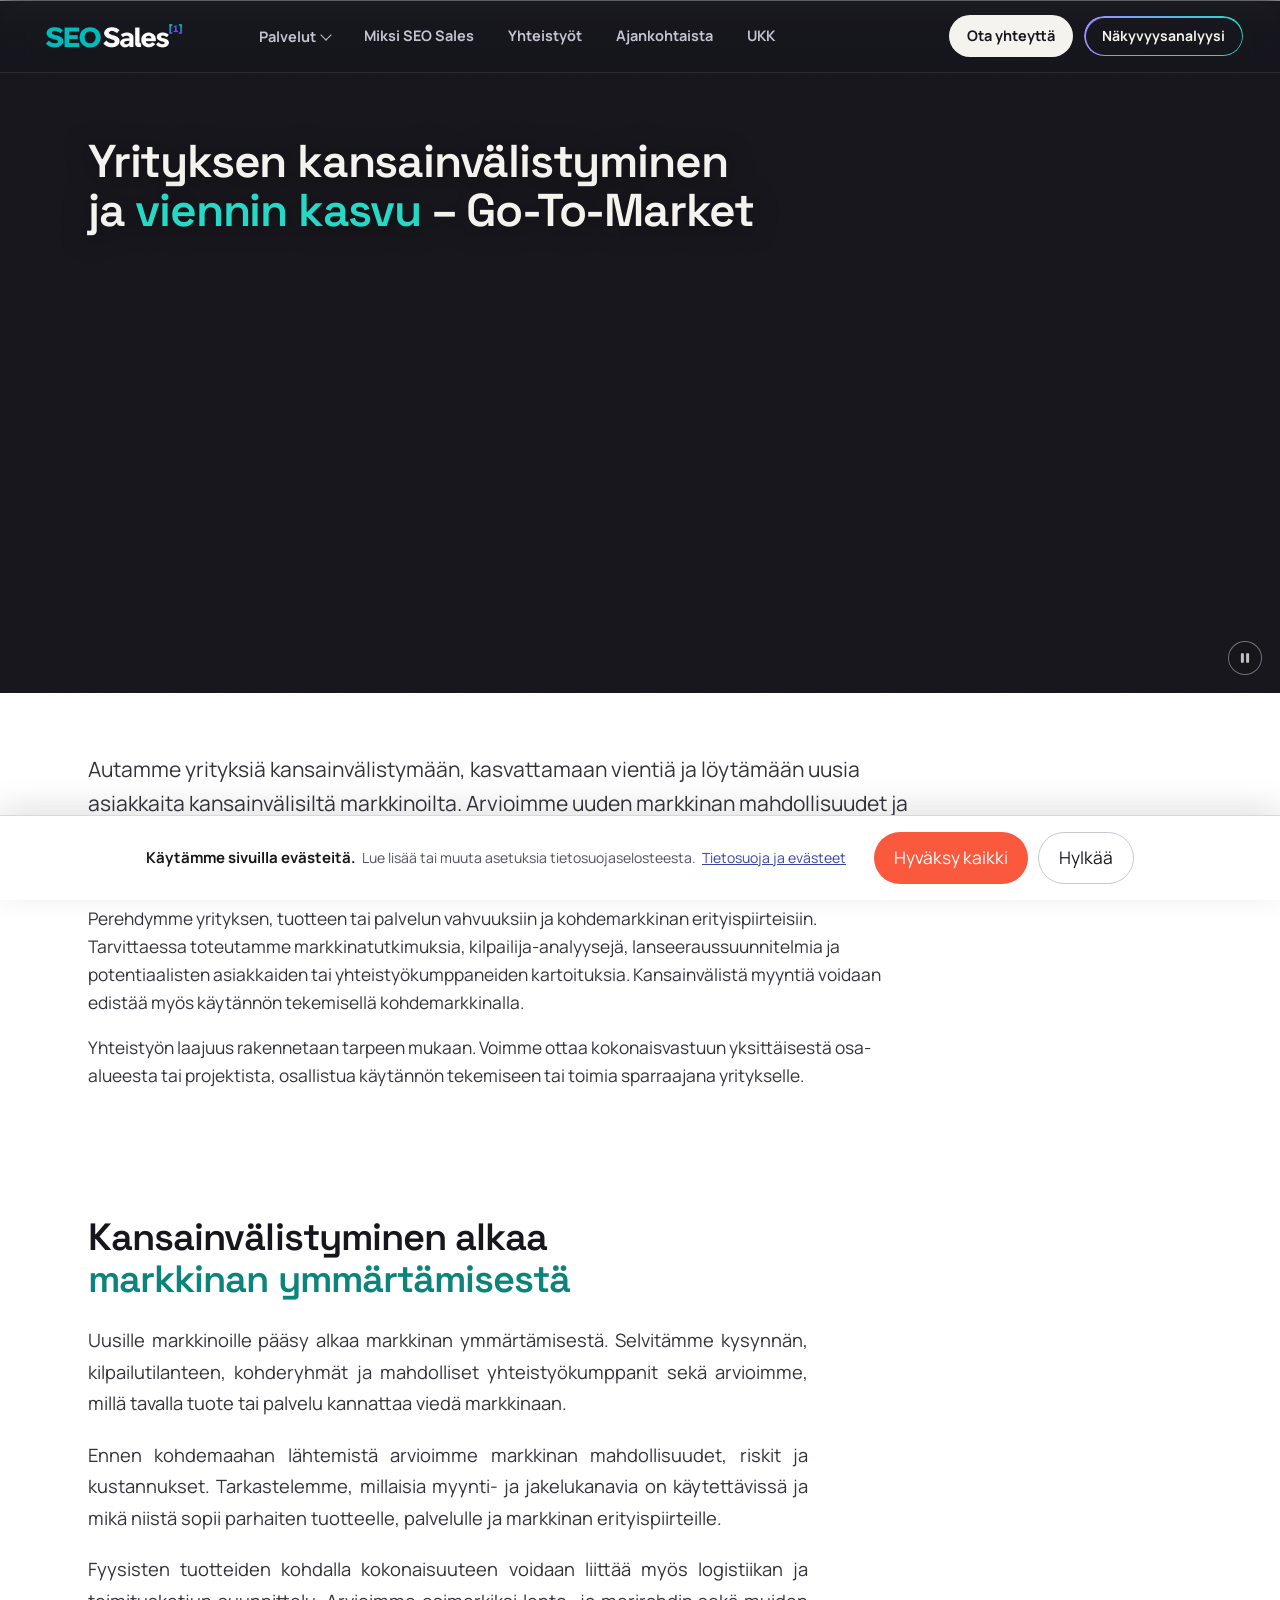
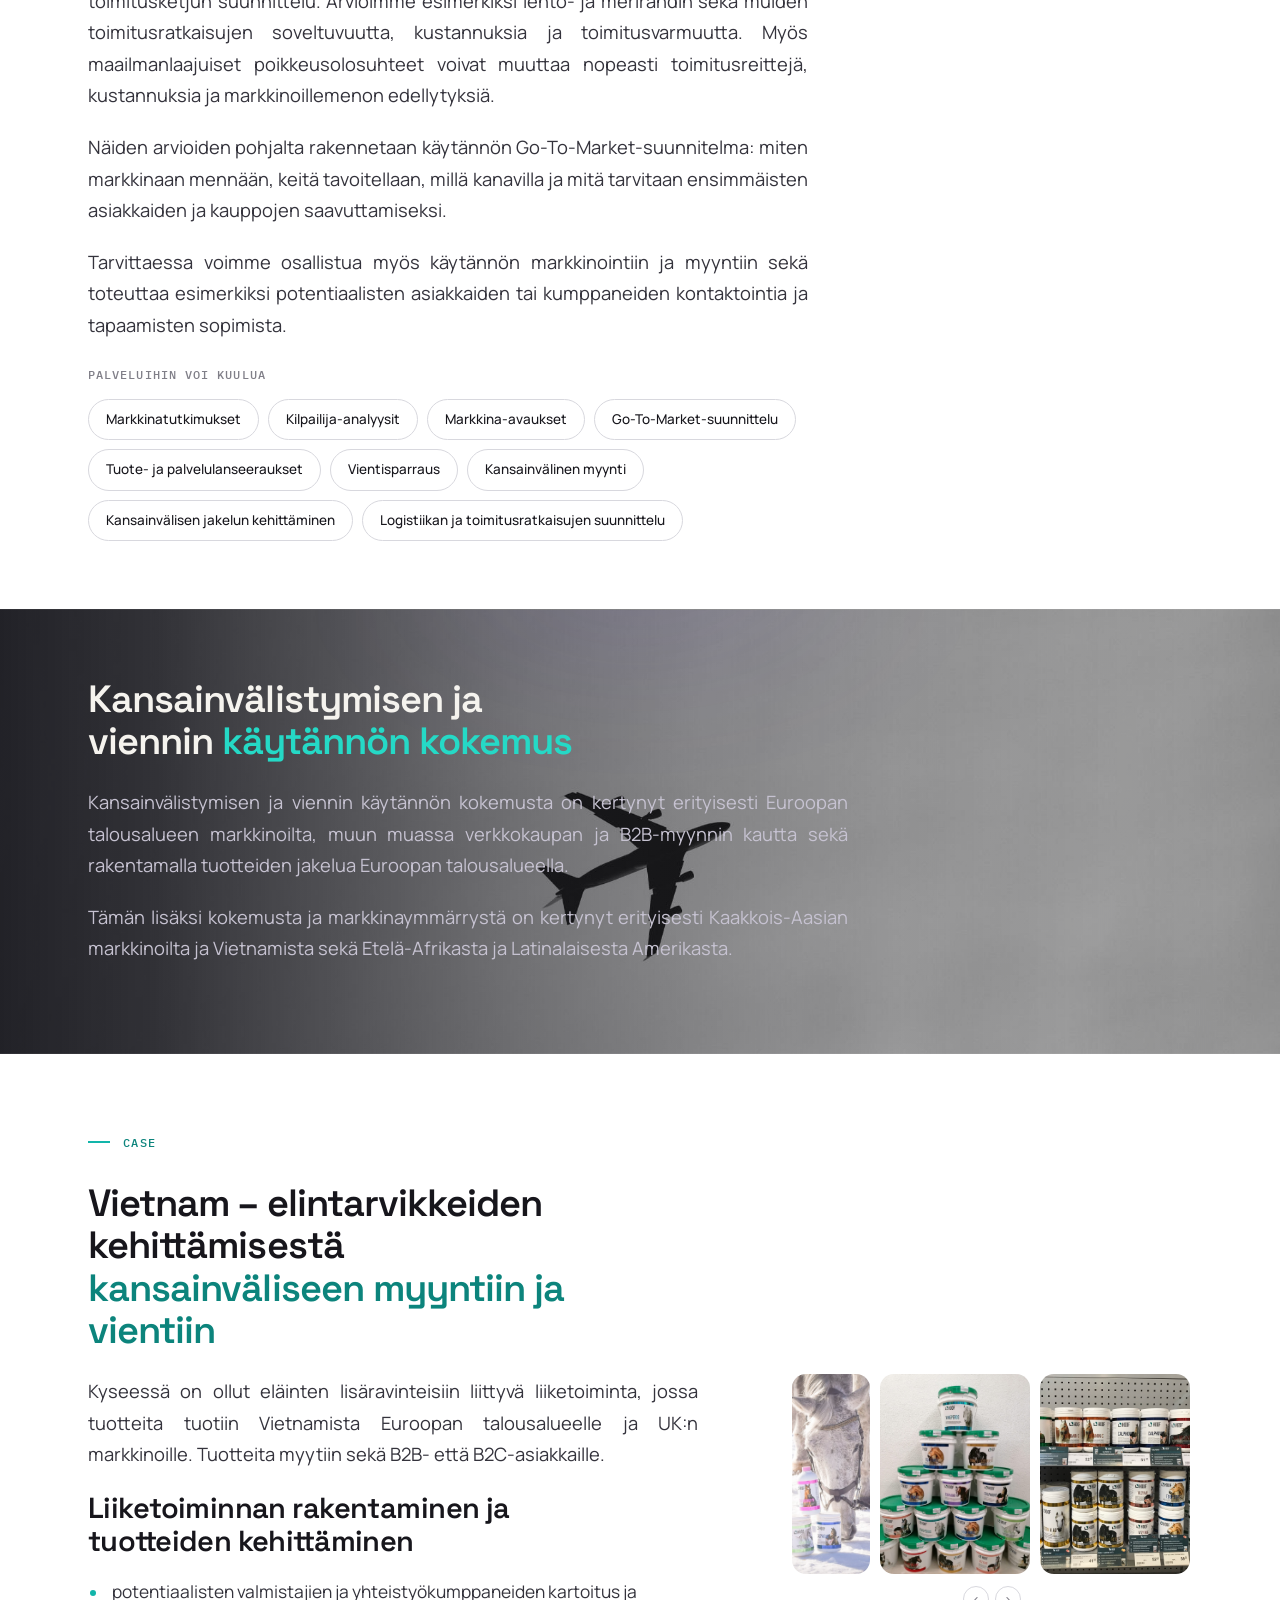
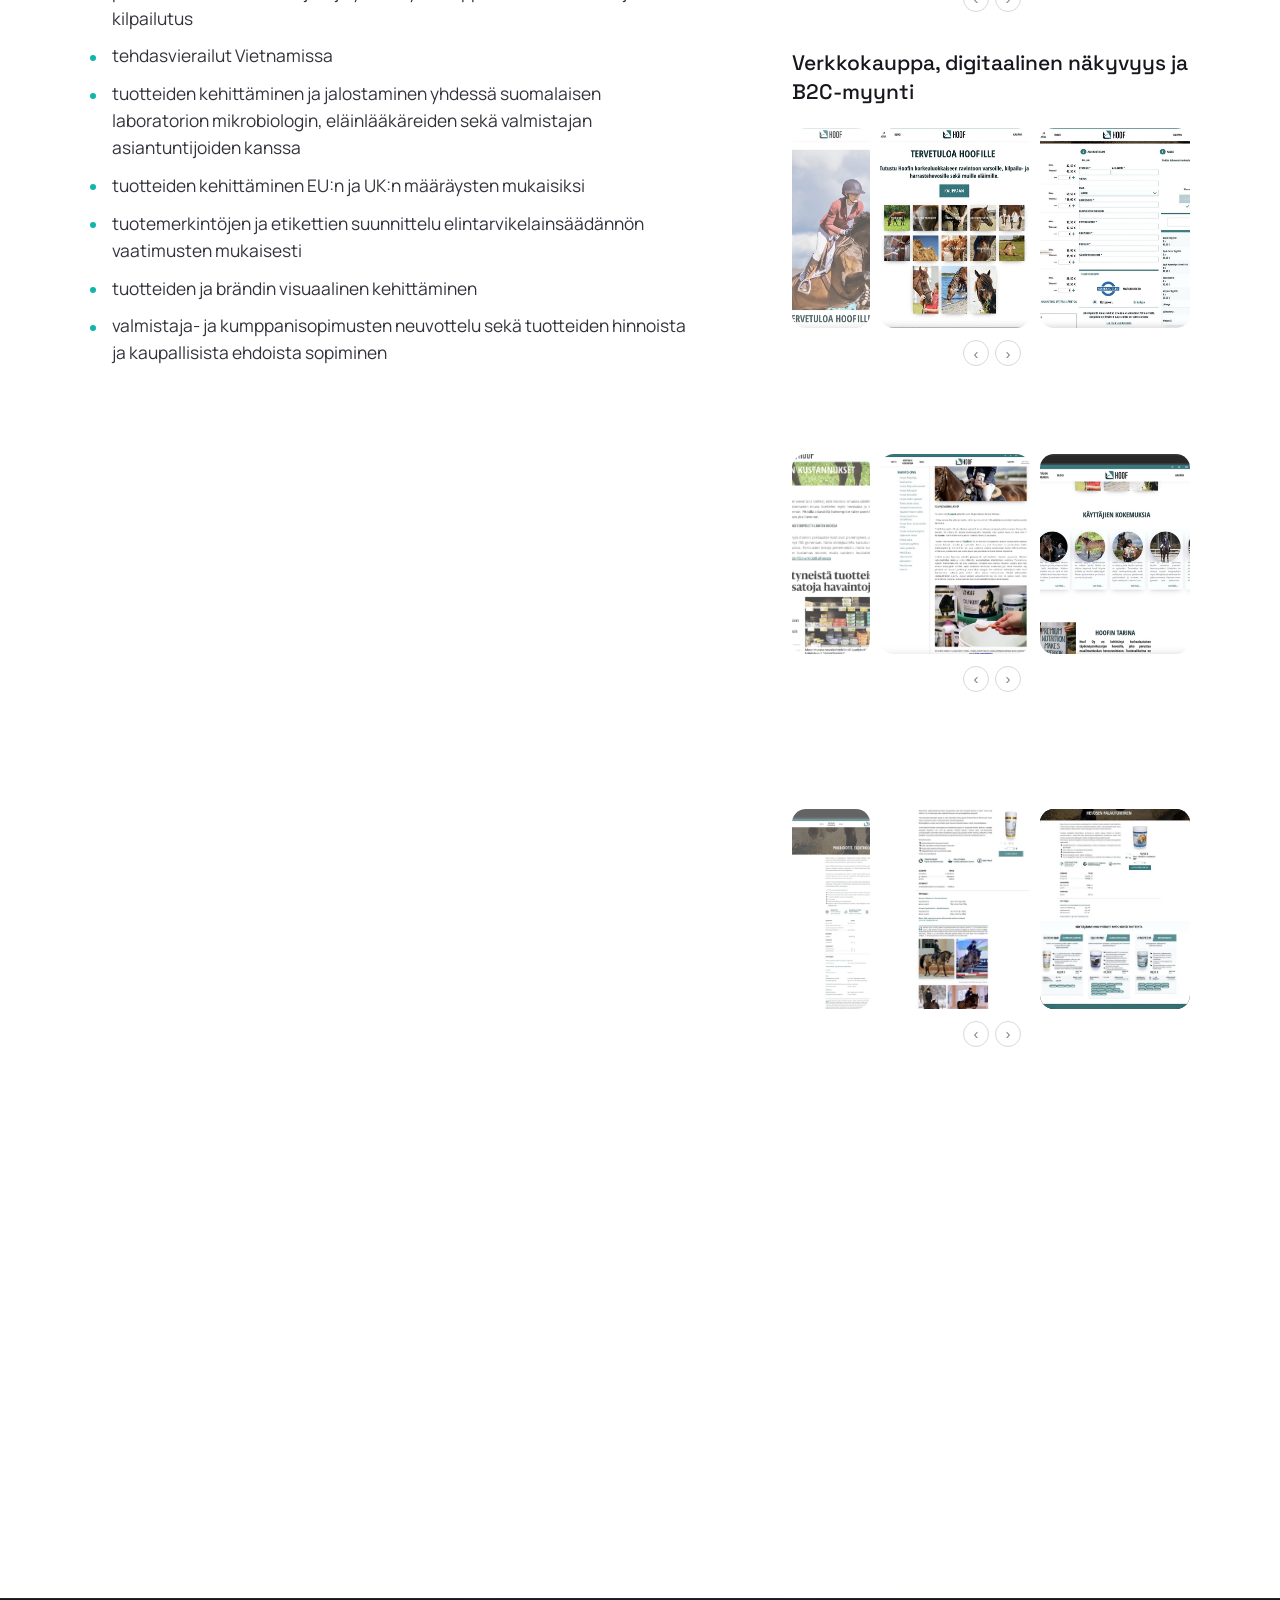
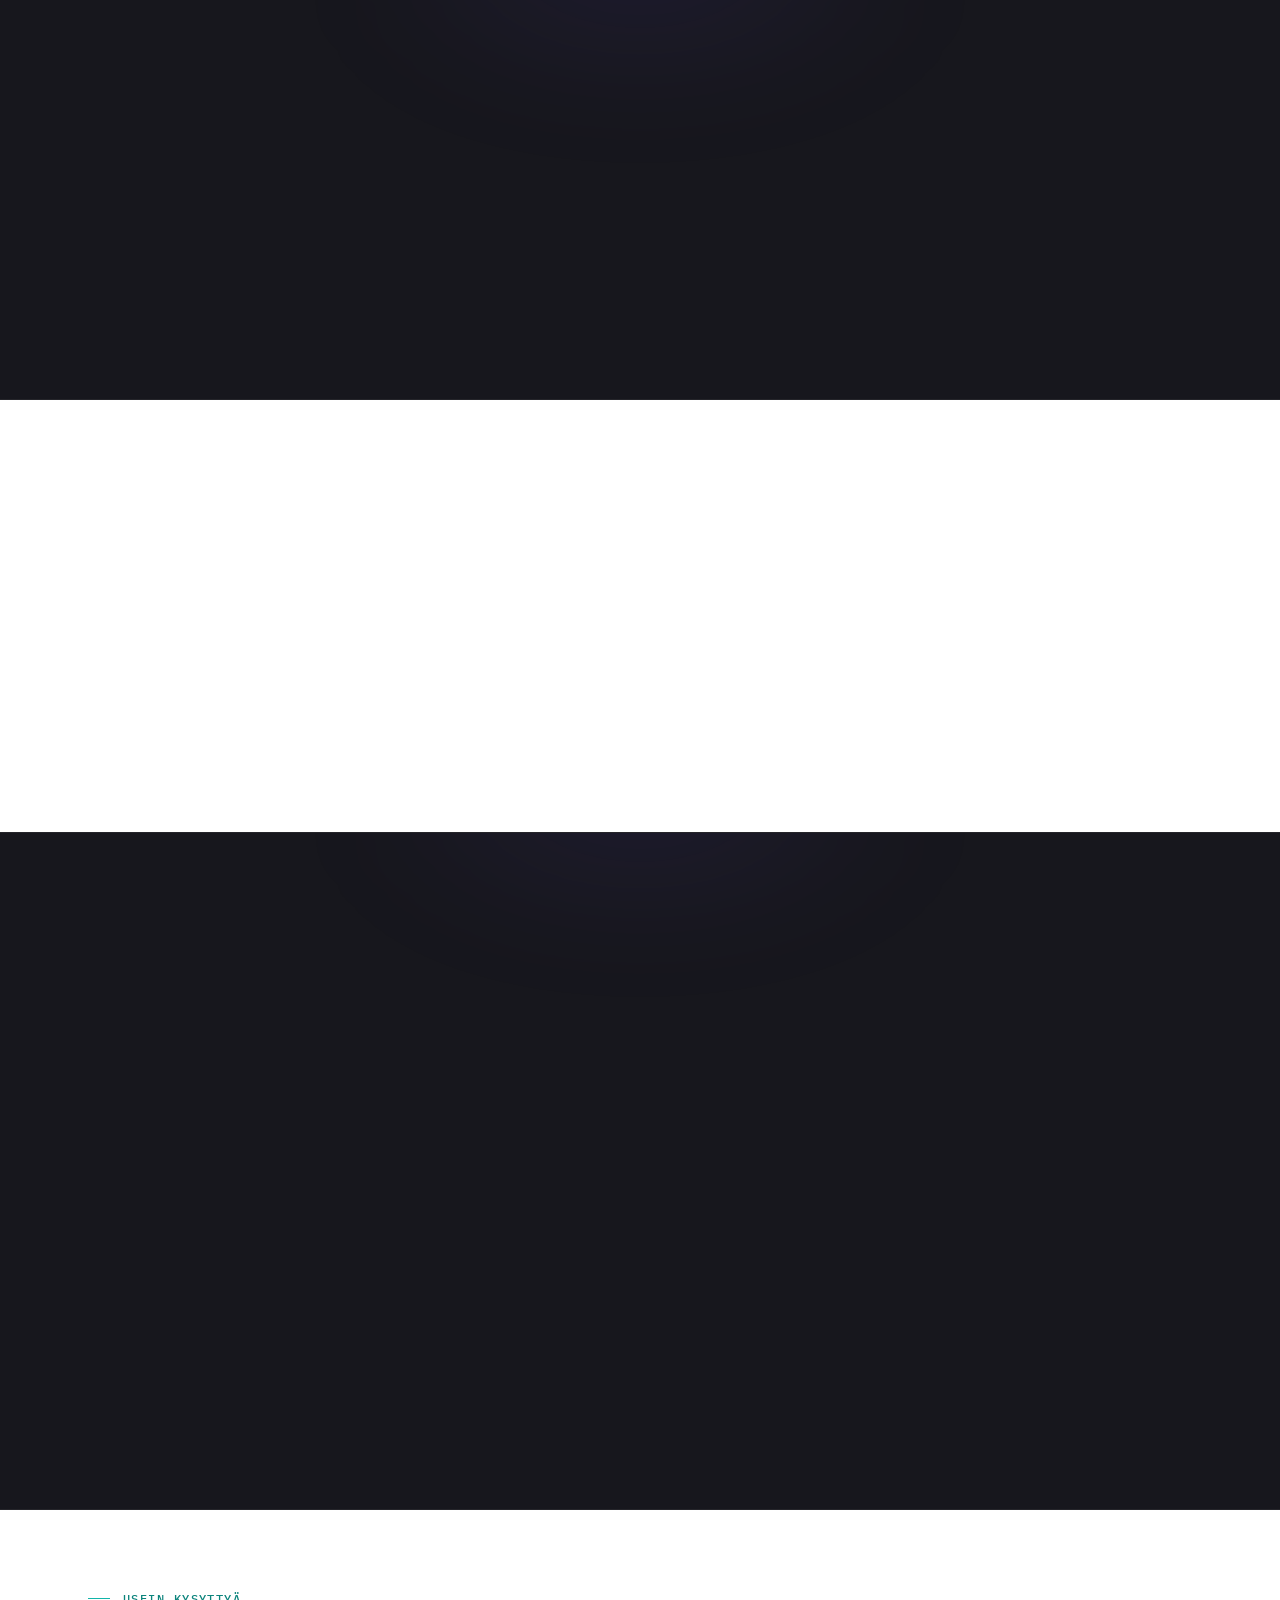
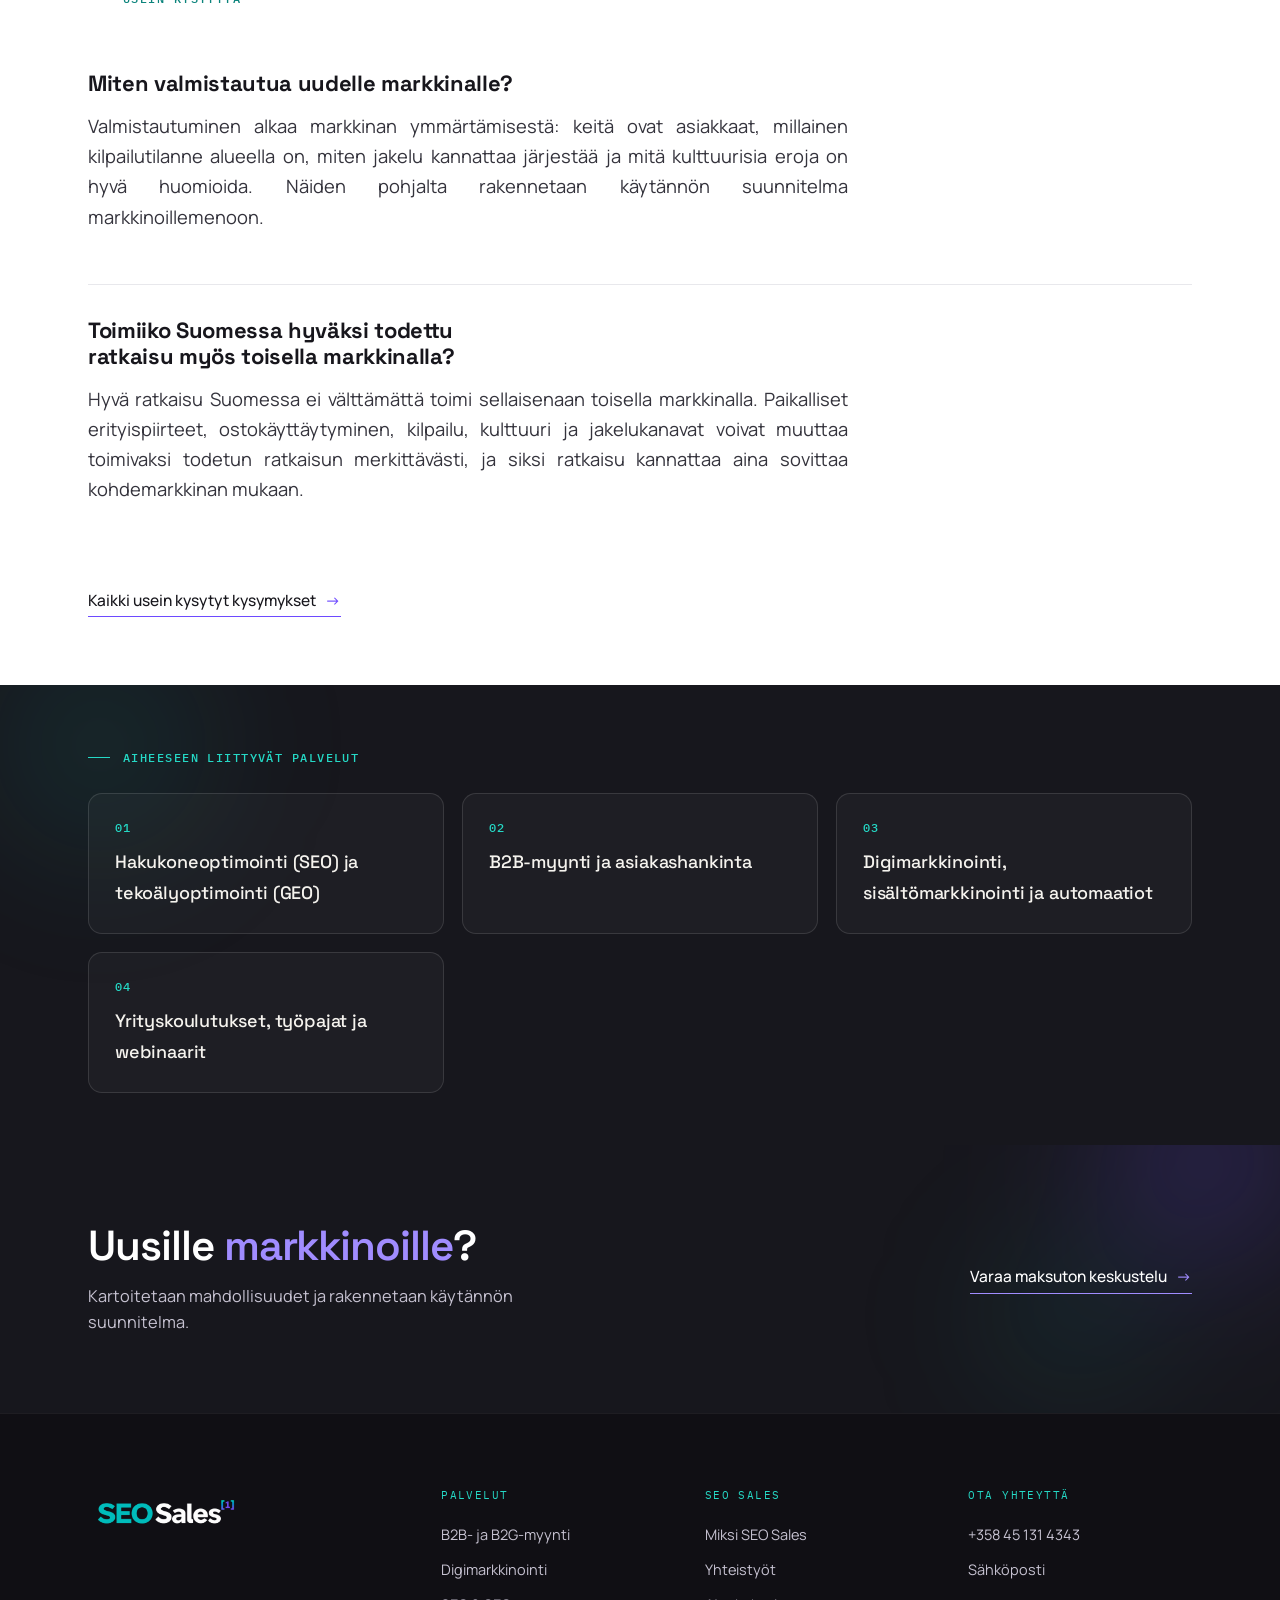
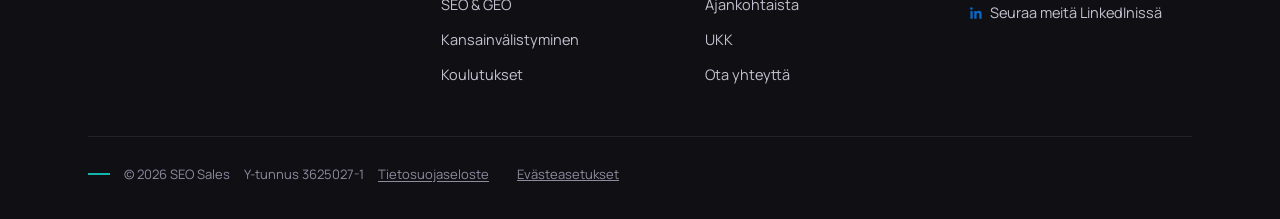
<file: kansainvalistyminen.html>
<!DOCTYPE html>
<html lang="fi">
<head>
<meta charset="UTF-8">
<meta name="trustpilot-one-time-domain-verification-id" content="46264626-d55d-4eb8-880e-04349c40adad"/>
<meta name="viewport" content="width=device-width, initial-scale=1.0">
<title>Kansainvälistyminen ja Go-To-Market | SEO Sales</title>
<meta name="description" content="Kansainvälistymisen ja Go-To-Market-palvelut yrityksille: markkinatutkimus, markkina-avaukset, kansainvälinen myynti ja jakelu.">
<link rel="canonical" href="https://seosales.fi/kansainvalistyminen.html">
<link rel="icon" type="image/png" sizes="200x200" href="seo-sales-b2b-myynti-favicon.png?v=20261113">
<meta property="og:type" content="website">
<meta property="og:site_name" content="SEO Sales">
<meta property="og:locale" content="fi_FI">
<meta property="og:title" content="Kansainvälistyminen ja Go-To-Market | SEO Sales">
<meta property="og:description" content="Kansainvälistymisen ja Go-To-Market-palvelut yrityksille: markkinatutkimus, markkina-avaukset, kansainvälinen myynti ja jakelu.">
<meta property="og:url" content="https://seosales.fi/kansainvalistyminen.html">
<meta property="og:image" content="https://seosales.fi/seo-sales-og-kuva.png">
<meta name="twitter:card" content="summary_large_image">
<meta name="twitter:title" content="Kansainvälistyminen ja Go-To-Market | SEO Sales">
<meta name="twitter:description" content="Kansainvälistymisen ja Go-To-Market-palvelut yrityksille: markkinatutkimus, markkina-avaukset, kansainvälinen myynti ja jakelu.">
<meta name="twitter:image" content="https://seosales.fi/seo-sales-og-kuva.png">
<script type="application/ld+json">
{"@context":"https://schema.org","@graph":[
{"@type":"ProfessionalService","@id":"https://seosales.fi/#org","name":"SEO Sales","url":"https://seosales.fi/","email":"janio.lammi@gmail.com","telephone":"+358451314343","sameAs":["https://www.linkedin.com/in/lammiconsulting"]},
{"@type":"Service","name":"Kansainvälistyminen ja Go-To-Market","serviceType":"Kansainvälistyminen, markkina-avaukset ja Go-To-Market","provider":{"@id":"https://seosales.fi/#org"},"areaServed":["Suomi","Pohjoismaat","Euroopan unioni","Iso-Britannia","Aasia","Vietnam","Etelä-Afrikka","Latinalainen Amerikka"],"url":"https://seosales.fi/kansainvalistyminen.html","description":"Markkinan arviointi, Go-To-Market-suunnittelu ja käytännön polku ensimmäisistä asiakkaista ensimmäisiin kauppoihin. Palveluihin voi kuulua markkinatutkimukset, kilpailija-analyysit, markkina-avaukset, Go-To-Market-suunnittelu, tuotelanseeraukset, palvelulanseeraukset, vientisparraus ja kansainvälinen myynti. Käytännön kokemusta Vietnamista, Etelä-Afrikasta ja Latinalaisesta Amerikasta."},
{"@type":"FAQPage","mainEntity":[
{"@type":"Question","name":"Miten valmistautua uudelle markkinalle?","acceptedAnswer":{"@type":"Answer","text":"Valmistautuminen alkaa markkinan ymmärtämisestä: keitä ovat asiakkaat, millainen kilpailutilanne alueella on, miten jakelu kannattaa järjestää ja mitä kulttuurisia eroja on hyvä huomioida. Näiden pohjalta rakennetaan käytännön suunnitelma markkinoillemenoon."}},
{"@type":"Question","name":"Toimiiko Suomessa hyväksi todettu ratkaisu myös toisella markkinalla?","acceptedAnswer":{"@type":"Answer","text":"Hyvä ratkaisu Suomessa ei välttämättä toimi sellaisenaan toisella markkinalla. Paikalliset erityispiirteet, ostokäyttäytyminen, kilpailu, kulttuuri ja jakelukanavat voivat muuttaa toimivaksi todetun ratkaisun merkittävästi, ja siksi ratkaisu kannattaa aina sovittaa kohdemarkkinan mukaan."}}
]},
{"@type":"BreadcrumbList","itemListElement":[{"@type":"ListItem","position":1,"name":"Etusivu","item":"https://seosales.fi/"},{"@type":"ListItem","position":2,"name":"Kansainvälistyminen ja Go-To-Market","item":"https://seosales.fi/kansainvalistyminen.html"}]}
]}
</script>
<link rel="preconnect" href="https://fonts.googleapis.com">
<link rel="preconnect" href="https://fonts.gstatic.com" crossorigin>
<link rel="preload" as="style" href="https://fonts.googleapis.com/css2?family=Space+Grotesk:wght@400;500;600;700&family=Manrope:wght@400;500;600;700&family=IBM+Plex+Mono:wght@400;500&display=swap" onload="this.onload=null;this.rel='stylesheet'">
<noscript><link href="https://fonts.googleapis.com/css2?family=Space+Grotesk:wght@400;500;600;700&family=Manrope:wght@400;500;600;700&family=IBM+Plex+Mono:wght@400;500&display=swap" rel="stylesheet"></noscript>
<link rel="stylesheet" href="styles.css?v=20261124-final">
<script>document.documentElement.classList.add('js')</script>
</head>
<body class="dark-hero">

<header id="hdr">
  <div class="wrap nav">
    <a href="/" class="logo"><img src="seo-sales-b2b-myynti-yrityksen-kasvu-valkoinen.svg" alt="SEO Sales"></a>
    <nav class="nav-links">
      <div class="dropdown active">
        <button type="button" aria-haspopup="true">Palvelut <span class="caret" aria-hidden="true"></span></button>
        <div class="dropmenu">
          <a href="b2b-myynti.html">B2B- ja B2G-myynti</a>
          <a href="digimarkkinointi.html">Digimarkkinointi</a>
          <a href="seo-ja-geo.html">SEO &amp; GEO</a>
          <a href="kansainvalistyminen.html" class="active">Kansainvälistyminen</a>
          <a href="koulutukset.html">Koulutukset</a>
        </div>
      </div>
      <a href="miksi-seo-sales.html">Miksi SEO Sales</a>
      <a href="yhteistyot.html">Yhteistyöt</a>
      <a href="ajankohtaista.html">Ajankohtaista</a>
      <a href="ukk.html">UKK</a>
      <a href="yhteys.html">Ota yhteyttä</a>
      <a href="nakyvyysanalyysi.html" class="nav-cta nav-cta--analyysi">Näkyvyysanalyysi</a>
    </nav>
    <button class="menu-btn" aria-label="Valikko" aria-expanded="false"><span></span><span></span><span></span></button>
  </div>
</header>

<!-- Kuvapaikka: nykyinen kuva on väliaikainen. Korvataan myöhemmin sovitulla, tummalla ja kansainvälisen tuntuisella materiaalilla (ei geneeristä corporate-stock-kuvaa). -->
<section class="hero-band hero-band--full">
  <div class="band-inner">
    <div class="hero-band-copy">
      <h1 class="reveal d1">Yrityksen kansainvälistyminen<br>ja <em class="t">viennin kasvu</em> – Go-To-Market</h1>
    </div>
    <figure class="hero-band-photo reveal d2"><video class="obj-top" src="kansainvalistyminen-go-to-market.mp4" autoplay muted loop playsinline preload="auto"></video><span class="hbp-desat"></span></figure>
  </div>
</section>

<section class="page-hero pt-60" id="kv-intro">
  <div class="wrap">
    <p class="intro reveal d2">Autamme yrityksiä kansainvälistymään, kasvattamaan vientiä ja löytämään uusia asiakkaita kansainvälisiltä markkinoilta. Arvioimme uuden markkinan mahdollisuudet ja rakennamme käytännön Go-To-Market-suunnitelman ensimmäisiin asiakkaisiin ja kauppoihin asti.</p>
    <p class="reveal">Perehdymme yrityksen, tuotteen tai palvelun vahvuuksiin ja kohdemarkkinan erityispiirteisiin. Tarvittaessa toteutamme markkinatutkimuksia, kilpailija-analyysejä, lanseeraussuunnitelmia ja potentiaalisten asiakkaiden tai yhteistyökumppaneiden kartoituksia. Kansainvälistä myyntiä voidaan edistää myös käytännön tekemisellä kohdemarkkinalla.</p>
    <p class="reveal">Yhteistyön laajuus rakennetaan tarpeen mukaan. Voimme ottaa kokonaisvastuun yksittäisestä osa-alueesta tai projektista, osallistua käytännön tekemiseen tai toimia sparraajana yritykselle.</p>
  </div>
</section>

<section class="svc-body pt-60">
  <div class="wrap">
    <div class="split-text maxw-720">
    <h2 class="reveal mt-0">Kansainvälistyminen alkaa <em class="t">markkinan ymmärtämisestä</em></h2>
    <p class="reveal">Uusille markkinoille pääsy alkaa markkinan ymmärtämisestä. Selvitämme kysynnän, kilpailutilanteen, kohderyhmät ja mahdolliset yhteistyökumppanit sekä arvioimme, millä tavalla tuote tai palvelu kannattaa viedä markkinaan.</p>
    <p class="reveal">Ennen kohdemaahan lähtemistä arvioimme markkinan mahdollisuudet, riskit ja kustannukset. Tarkastelemme, millaisia myynti- ja jakelukanavia on käytettävissä ja mikä niistä sopii parhaiten tuotteelle, palvelulle ja markkinan erityispiirteille.</p>
    <p class="reveal">Fyysisten tuotteiden kohdalla kokonaisuuteen voidaan liittää myös logistiikan ja toimitusketjun suunnittelu. Arvioimme esimerkiksi lento- ja merirahdin sekä muiden toimitusratkaisujen soveltuvuutta, kustannuksia ja toimitusvarmuutta. Myös maailmanlaajuiset poikkeusolosuhteet voivat muuttaa nopeasti toimitusreittejä, kustannuksia ja markkinoillemenon edellytyksiä.</p>
    <p class="reveal">Näiden arvioiden pohjalta rakennetaan käytännön Go-To-Market-suunnitelma: miten markkinaan mennään, keitä tavoitellaan, millä kanavilla ja mitä tarvitaan ensimmäisten asiakkaiden ja kauppojen saavuttamiseksi.</p>
    <p class="reveal">Tarvittaessa voimme osallistua myös käytännön markkinointiin ja myyntiin sekä toteuttaa esimerkiksi potentiaalisten asiakkaiden tai kumppaneiden kontaktointia ja tapaamisten sopimista.</p>
    <div class="chips reveal">
      <h4>Palveluihin voi kuulua</h4>
      <span class="chip">Markkinatutkimukset</span>
      <span class="chip blue">Kilpailija-analyysit</span>
      <span class="chip">Markkina-avaukset</span>
      <span class="chip blue">Go-To-Market-suunnittelu</span>
      <span class="chip">Tuote- ja palvelulanseeraukset</span>
      <span class="chip blue">Vientisparraus</span>
      <span class="chip">Kansainvälinen myynti</span>
      <span class="chip blue">Kansainvälisen jakelun kehittäminen</span>
      <span class="chip">Logistiikan ja toimitusratkaisujen suunnittelu</span>
    </div>
    </div>
  </div>
</section>

<section class="svc-body tint" id="kv-kokemus">
  <div class="wrap">
    <h2 class="reveal">Kansainvälistymisen ja viennin <em class="t">käytännön kokemus</em></h2>
    <p class="reveal">Kansainvälistymisen ja viennin käytännön kokemusta on kertynyt erityisesti Euroopan talousalueen markkinoilta, muun muassa verkkokaupan ja B2B-myynnin kautta sekä rakentamalla tuotteiden jakelua Euroopan talousalueella.</p>
    <p class="reveal">Tämän lisäksi kokemusta ja markkinaymmärrystä on kertynyt erityisesti Kaakkois-Aasian markkinoilta ja Vietnamista sekä Etelä-Afrikasta ja Latinalaisesta Amerikasta.</p>
  </div>
</section>

<section class="svc-body">
  <div class="wrap vn-case-layout">
   <div class="vn-case-text">
    <p class="eyebrow reveal">Case</p>
    <h2 class="reveal">Vietnam – elintarvikkeiden kehittämisestä <em class="t">kansainväliseen myyntiin ja vientiin</em></h2>
    <p class="reveal">Kyseessä on ollut eläinten lisäravinteisiin liittyvä liiketoiminta, jossa tuotteita tuotiin Vietnamista Euroopan talousalueelle ja UK:n markkinoille. Tuotteita myytiin sekä B2B- että B2C-asiakkaille.</p>

    <h3 class="reveal mt-52">Liiketoiminnan rakentaminen ja tuotteiden kehittäminen</h3>
    <ul class="disclist reveal">
      <li>potentiaalisten valmistajien ja yhteistyökumppaneiden kartoitus ja kilpailutus</li>
      <li>tehdasvierailut Vietnamissa</li>
      <li>tuotteiden kehittäminen ja jalostaminen yhdessä suomalaisen laboratorion mikrobiologin, eläinlääkäreiden sekä valmistajan asiantuntijoiden kanssa</li>
      <li>tuotteiden kehittäminen EU:n ja UK:n määräysten mukaisiksi</li>
      <li>tuotemerkintöjen ja etikettien suunnittelu elintarvikelainsäädännön vaatimusten mukaisesti</li>
      <li>tuotteiden ja brändin visuaalinen kehittäminen</li>
      <li>valmistaja- ja kumppanisopimusten neuvottelu sekä tuotteiden hinnoista ja kaupallisista ehdoista sopiminen</li>
    </ul>

    <h3 class="reveal mt-64">Myynti, markkinointi, jakelu ja toimitusketju</h3>
    <ul class="disclist reveal">
      <li>kansainvälisen jakelun ja myynnin suunnittelu</li>
      <li>B2B- ja B2C-myynnin kehittäminen ja hoitaminen</li>
      <li>WordPress-verkkokauppa, toteutettu WooCommerce-lisäosalla</li>
      <li>myynnin hoitaminen ETA-maihin ja UK:n markkinoille</li>
      <li>kansainvälisen markkinoinnin ja viestinnän rakentaminen ja kehittäminen</li>
      <li>sosiaalisen median rakentaminen, kasvattaminen ja ylläpito</li>
      <li>Meta-markkinoinnin suunnittelu ja hallinnointi Facebook- ja Instagram-alustoilla</li>
      <li>tilaus–toimitusketjun suunnittelu ja kehittäminen</li>
      <li>logististen ratkaisujen ja toimitusreittien kilpailutus ja suunnittelu</li>
    </ul>

    <p class="reveal mt-32">Lainsäädännön kehittyminen ja muuttuminen on osa kansainvälistä liiketoimintaa. Brexit toi konkreettisesti mukanaan muutoksia UK:n elintarvikemääräyksiin. Tuotteiden koostumukset tuli päivittää vastaamaan uusia määräyksiä sekä päivittää tuotemerkinnät vastaamaan uutta lainsäädäntöä.</p>
    <p class="reveal">Liiketoiminnassa jouduttiin toimimaan myös maailmanlaajuisten poikkeusolosuhteiden keskellä. Punaisenmeren tilanteen ja Venäjän hyökkäyssodan vaikutukset aiheuttivat merkittäviä haasteita tilaus–toimitusketjuun, rahaliikenteeseen, kuljetusreitteihin ja myyntiin. Tilanteessa jouduttiin arvioimaan ja suunnittelemaan vaihtoehtoisia toimitusratkaisuja, mukaan lukien lento- ja merikuljetusten yhdistelmiä. Kokemus toi käytännön ymmärrystä siitä, miten kansainvälistä liiketoimintaa ja toimitusketjuja joudutaan sopeuttamaan nopeasti muuttuvissa poikkeusolosuhteissa.</p>
    <p class="reveal">Toiminnasta, tuotteista ja brändistä on edelleen nähtävissä esimerkkejä Instagramissa.</p>
    <p class="svc-note reveal"><a href="https://www.instagram.com/hoof.fi/" target="_blank" rel="noopener" class="ig-link"><svg width="18" height="18" viewBox="0 0 24 24" aria-hidden="true"><defs><radialGradient id="igGrad" cx="30%" cy="107%" r="150%"><stop offset="0%" stop-color="#FFDD55"/><stop offset="10%" stop-color="#FFDD55"/><stop offset="50%" stop-color="#FF543E"/><stop offset="100%" stop-color="#C837AB"/></radialGradient></defs><rect x="2" y="2" width="20" height="20" rx="6" fill="url(#igGrad)"/><rect x="6.3" y="6.3" width="11.4" height="11.4" rx="3.4" fill="none" stroke="#fff" stroke-width="1.6"/><circle cx="12" cy="12" r="3.2" fill="none" stroke="#fff" stroke-width="1.6"/><circle cx="16.6" cy="7.4" r="1" fill="#fff"/></svg><span>Tutustu lisää Instagramissa</span> <span class="arr">→</span></a></p>
    <p class="reveal">· HOOF · 2021–2025</p>
   </div>

   <div class="vn-carousel-group">
    <div class="vn-carousel" aria-label="Case Vietnam -kuvat">
     <div class="vn-carousel-track" tabindex="0">
       <button type="button" class="vn-slide" data-full="hevosten-ruokinta.jpg"><img src="hevosten-ruokinta.jpg" alt="Hevosten ruokinta — Case Vietnam" loading="lazy"></button>
       <button type="button" class="vn-slide" data-full="lisaravinne-tuotesarja.jpg"><img src="lisaravinne-tuotesarja.jpg" alt="Lisäravinnetuotesarja — Case Vietnam" loading="lazy"></button>
       <button type="button" class="vn-slide" data-full="elintarvike-jalleenmyynti.png"><img src="elintarvike-jalleenmyynti.png" alt="Elintarvike jälleenmyynti — Case Vietnam" loading="lazy"></button>
       <button type="button" class="vn-slide" data-full="verkkokauppa.jpg"><img src="verkkokauppa.jpg" alt="Verkkokauppa — Case Vietnam" loading="lazy"></button>
       <button type="button" class="vn-slide" data-full="estekilpailut.jpg"><img src="estekilpailut.jpg" alt="Estekilpailut — Case Vietnam" loading="lazy"></button>
       <button type="button" class="vn-slide" data-full="hevosten-elintarvike-tuotemerkinta.jpg"><img src="hevosten-elintarvike-tuotemerkinta.jpg" alt="Elintarviketuotemerkintä — Case Vietnam" loading="lazy"></button>
       <button type="button" class="vn-slide" data-full="hoof-hevosravinteet-ypa-hevosopisto.jpg"><img src="hoof-hevosravinteet-ypa-hevosopisto.jpg" alt="Hevosravinteet YPA ja hevosopisto — Case Vietnam" loading="lazy"></button>
       <button type="button" class="vn-slide" data-full="elektrolyytti-booster.png"><img src="elektrolyytti-booster.png" alt="Elektrolyyttibuusteri — Case Vietnam" loading="lazy"></button>
       <button type="button" class="vn-slide" data-full="hevosten-lisaravinteet.jpg"><img src="hevosten-lisaravinteet.jpg" alt="Hevosten lisäravinteet — Case Vietnam" loading="lazy"></button>
     </div>
     <div class="vn-carousel-nav">
       <button type="button" class="vn-arrow vn-prev" aria-label="Edellinen kuva">‹</button>
       <button type="button" class="vn-arrow vn-next" aria-label="Seuraava kuva">›</button>
     </div>
    </div>

    <h3 class="reveal mt-52">Verkkokauppa, digitaalinen näkyvyys ja B2C-myynti</h3>
    <div class="vn-carousel" aria-label="Verkkokauppa, digitaalinen näkyvyys ja B2C-myynti -kuvat">
     <div class="vn-carousel-track" tabindex="0">
       <button type="button" class="vn-slide" data-full="verkkokauppa-hero-digitaalinen-myynti.jpg"><img src="verkkokauppa-hero-digitaalinen-myynti.jpg" alt="Verkkokaupan hero — digitaalinen myynti" loading="lazy"></button>
       <button type="button" class="vn-slide" data-full="verkkokauppa-etusivu-tuoteryhmat-b2c-myynti.jpg"><img src="verkkokauppa-etusivu-tuoteryhmat-b2c-myynti.jpg" alt="Verkkokaupan etusivu ja tuoteryhmät — B2C-myynti" loading="lazy"></button>
       <button type="button" class="vn-slide" data-full="verkkokauppa-ostoskori-kassa-b2c-myynti.jpg"><img src="verkkokauppa-ostoskori-kassa-b2c-myynti.jpg" alt="Verkkokaupan ostoskori ja kassa — B2C-myynti" loading="lazy"></button>
       <button type="button" class="vn-slide" data-full="verkkokauppa-tuotteet-b2c-myynti.jpg"><img src="verkkokauppa-tuotteet-b2c-myynti.jpg" alt="Verkkokaupan tuotteet — B2C-myynti" loading="lazy"></button>
     </div>
     <div class="vn-carousel-nav">
       <button type="button" class="vn-arrow vn-prev" aria-label="Edellinen kuva">‹</button>
       <button type="button" class="vn-arrow vn-next" aria-label="Seuraava kuva">›</button>
     </div>
    </div>

    <h3 class="reveal mt-52">Digitaalinen näkyvyys ja sisältö</h3>
    <div class="vn-carousel" aria-label="Digitaalinen näkyvyys ja sisältö -kuvat">
     <div class="vn-carousel-track" tabindex="0">
       <button type="button" class="vn-slide" data-full="digitaalinen-sisalto-seo-ravintoartikkeli.jpg"><img src="digitaalinen-sisalto-seo-ravintoartikkeli.jpg" alt="Digitaalinen sisältö — SEO-ravintoartikkeli" loading="lazy"></button>
       <button type="button" class="vn-slide" data-full="digitaalinen-nakyvyys-sisaltomarkkinointi.jpg"><img src="digitaalinen-nakyvyys-sisaltomarkkinointi.jpg" alt="Digitaalinen näkyvyys ja sisältömarkkinointi" loading="lazy"></button>
       <button type="button" class="vn-slide" data-full="verkkokauppa-asiakaskokemus-ilman-henkilotietoja.jpg"><img src="verkkokauppa-asiakaskokemus-ilman-henkilotietoja.jpg" alt="Verkkokaupan asiakaskokemus" loading="lazy"></button>
     </div>
     <div class="vn-carousel-nav">
       <button type="button" class="vn-arrow vn-prev" aria-label="Edellinen kuva">‹</button>
       <button type="button" class="vn-arrow vn-next" aria-label="Seuraava kuva">›</button>
     </div>
    </div>

    <h3 class="reveal mt-52">Tuotesivut ja digitaalinen asiakaskokemus</h3>
    <div class="vn-carousel" aria-label="Tuotesivut ja digitaalinen asiakaskokemus -kuvat">
     <div class="vn-carousel-track" tabindex="0">
       <button type="button" class="vn-slide" data-full="tuotesivu-digitaalinen-myynti-01-ilman-henkilotietoja.jpg"><img src="tuotesivu-digitaalinen-myynti-01-ilman-henkilotietoja.jpg" alt="Tuotesivu — digitaalinen myynti 1" loading="lazy"></button>
       <button type="button" class="vn-slide" data-full="tuotesivu-digitaalinen-myynti-02.jpg"><img src="tuotesivu-digitaalinen-myynti-02.jpg" alt="Tuotesivu — digitaalinen myynti 2" loading="lazy"></button>
       <button type="button" class="vn-slide" data-full="tuotesivu-digitaalinen-myynti-03.jpg"><img src="tuotesivu-digitaalinen-myynti-03.jpg" alt="Tuotesivu — digitaalinen myynti 3" loading="lazy"></button>
     </div>
     <div class="vn-carousel-nav">
       <button type="button" class="vn-arrow vn-prev" aria-label="Edellinen kuva">‹</button>
       <button type="button" class="vn-arrow vn-next" aria-label="Seuraava kuva">›</button>
     </div>
    </div>
   </div>
  </div>
</section>

<section class="svc-body tint">
  <div class="wrap">
   <div class="text-block">
    <h2 class="reveal">Etelä-Afrikka</h2>
    <p class="reveal">Etelä-Afrikan markkinoilta on kertynyt kokemusta markkinatutkimuksista, muun muassa yhteistyössä Nokian ja MTN Groupin kanssa.</p>
    <p class="reveal">Kokemus on syventänyt ymmärrystä paikallisesta liiketoimintaympäristöstä, kilpailutilanteesta, markkinoiden erityispiirteistä ja kulttuurieroista – asioista, jotka vaikuttavat siihen, miten uudelle markkinalle kannattaa edetä.</p>
   </div>
  </div>
</section>

<section class="svc-body">
  <div class="wrap">
   <div class="text-block text-block--right">
    <h2 class="reveal">Latinalainen Amerikka</h2>
    <p class="reveal">Latinalaisen Amerikan markkinoista on kertynyt kokemusta alueen taloudesta ja kaupankäynnistä, markkinoinnista, espanjan kielestä sekä paikallisista kulttuureista ja kulttuurieroista. Kokemus painottuu erityisesti Argentiinaan.</p>
    <p class="reveal">Tätä osaamista hyödynnetään, kun yritys arvioi uuden markkinan mahdollisuuksia, suunnittelee markkinoillemenoa tai tarvitsee tukea paikallisen liiketoimintaympäristön ymmärtämiseen.</p>
   </div>
  </div>
</section>

<section class="svc-body tint">
  <div class="wrap">
    <h2 class="reveal">Kansainvälinen kokemus tukee <em class="t">parempia päätöksiä</em></h2>
    <p class="reveal">Uudelle markkinalle siirtyminen sisältää aina epävarmuutta. Paikallinen kysyntä, kilpailutilanne, ostokäyttäytyminen, jakelukanavat, kustannukset ja kulttuuriset erot voivat vaikuttaa merkittävästi siihen, miten Suomessa toimiva ratkaisu toimii toisella markkinalla.</p>
    <p class="reveal">Käytännön kansainvälinen kokemus auttaa tunnistamaan näitä tekijöitä jo ennen markkinoillemenoa ja arvioimaan vaihtoehtoja myös toteutuksen näkökulmasta. Näin päätöksiä voidaan tehdä paremman tiedon perusteella, tunnistaa riskejä ajoissa ja rakentaa markkinoillemenosta realistisempi kokonaisuus.</p>
    <div class="svc-quote reveal"><p>Hyvä ratkaisu Suomessa ei välttämättä toimi sellaisenaan toisella markkinalla.</p></div>
    <p class="reveal">Siksi markkinalle kannattaa mennä suunnitelmallisesti ja paikalliset erityispiirteet huomioiden.</p>
  </div>
</section>

<section class="svc-body">
  <div class="wrap">
    <p class="eyebrow reveal">Usein kysyttyä</p>
    <div class="faq-item reveal">
      <div class="faq-q">Miten valmistautua uudelle markkinalle?</div>
      <p class="faq-a">Valmistautuminen alkaa markkinan ymmärtämisestä: keitä ovat asiakkaat, millainen kilpailutilanne alueella on, miten jakelu kannattaa järjestää ja mitä kulttuurisia eroja on hyvä huomioida. Näiden pohjalta rakennetaan käytännön suunnitelma markkinoillemenoon.</p>
    </div>
    <div class="faq-item reveal">
      <div class="faq-q">Toimiiko Suomessa hyväksi todettu ratkaisu myös toisella markkinalla?</div>
      <p class="faq-a">Hyvä ratkaisu Suomessa ei välttämättä toimi sellaisenaan toisella markkinalla. Paikalliset erityispiirteet, ostokäyttäytyminen, kilpailu, kulttuuri ja jakelukanavat voivat muuttaa toimivaksi todetun ratkaisun merkittävästi, ja siksi ratkaisu kannattaa aina sovittaa kohdemarkkinan mukaan.</p>
    </div>
    <a href="ukk.html" class="ulink reveal mt-30">Kaikki usein kysytyt kysymykset <span class="arr">→</span></a>
  </div>
</section>

<section class="more-svc">
  <div class="wrap">
    <p class="eyebrow">Aiheeseen liittyvät palvelut</p>
    <div class="more-list">
      <a href="seo-ja-geo.html"><div class="l">01</div><div class="t">Hakukoneoptimointi (SEO) ja tekoälyoptimointi (GEO)</div></a>
      <a href="b2b-myynti.html"><div class="l">02</div><div class="t">B2B-myynti ja asiakashankinta</div></a>
      <a href="digimarkkinointi.html"><div class="l">03</div><div class="t">Digimarkkinointi, sisältömarkkinointi ja automaatiot</div></a>
      <a href="koulutukset.html"><div class="l">04</div><div class="t">Yrityskoulutukset, työpajat ja webinaarit</div></a>
    </div>
  </div>
</section>

<section class="cta-band">
  <div class="wrap inner">
    <div><h2>Uusille <em>markkinoille</em>?</h2><p class="sub">Kartoitetaan mahdollisuudet ja rakennetaan käytännön suunnitelma.</p></div>
    <a href="yhteys.html" class="ulink">Varaa maksuton keskustelu <span class="arr">→</span></a>
  </div>
</section>

<footer>
  <div class="wrap">
    <div class="foot-grid">
      <div class="foot-brand">
        <a href="/" class="logo"><img src="seo-sales-b2b-myynti-yrityksen-kasvu-valkoinen.svg" alt="SEO Sales"></a>
      </div>
      <nav class="foot-col foot-col--palvelut" aria-label="Palvelut">
        <div class="foot-h">Palvelut</div>
        <a href="b2b-myynti.html">B2B- ja B2G-myynti</a>
        <a href="digimarkkinointi.html">Digimarkkinointi</a>
        <a href="seo-ja-geo.html">SEO &amp; GEO</a>
        <a href="kansainvalistyminen.html">Kansainvälistyminen</a>
        <a href="koulutukset.html">Koulutukset</a>
      </nav>
      <nav class="foot-col foot-col--brand" aria-label="SEO Sales">
        <div class="foot-h">SEO Sales</div>
        <a href="miksi-seo-sales.html">Miksi SEO Sales</a>
        <a href="yhteistyot.html">Yhteistyöt</a>
        <a href="ajankohtaista.html">Ajankohtaista</a>
        <a href="ukk.html">UKK</a>
        <a href="yhteys.html">Ota yhteyttä</a>
      </nav>
      <div class="foot-col foot-col--contact">
        <div class="foot-h">Ota yhteyttä</div>
        <a href="tel:+358451314343">+358 45 131 4343</a>
        <a href="mailto:janio.lammi@gmail.com">Sähköposti</a>

        <a href="https://www.linkedin.com/company/seo-sales/" target="_blank" rel="noopener" class="foot-linkedin"><svg width="16" height="16" viewBox="0 0 24 24" fill="#0A66C2" aria-hidden="true"><path d="M20.45 20.45h-3.56v-5.57c0-1.33-.02-3.04-1.85-3.04-1.86 0-2.14 1.45-2.14 2.94v5.67H9.34V9h3.41v1.56h.05c.48-.9 1.64-1.85 3.38-1.85 3.6 0 4.27 2.37 4.27 5.46v6.28zM5.34 7.43a2.07 2.07 0 1 1 0-4.13 2.07 2.07 0 0 1 0 4.13zM7.12 20.45H3.56V9h3.56v11.45z"/></svg><span>Seuraa meitä LinkedInissä</span></a>
      </div>
    </div>
    <div class="foot-bottom"><span class="foot-tick" aria-hidden="true"></span><span>© 2026 SEO Sales</span><span>Y-tunnus 3625027-1</span><a href="tietosuojaseloste.html" class="foot-privacy">Tietosuojaseloste</a></div>
  </div>
</footer>

<script src="script.js?v=20261015"></script>
<script src="leadfeeder-consent.js?v=20261107"></script>
</body>
</html>
</file>
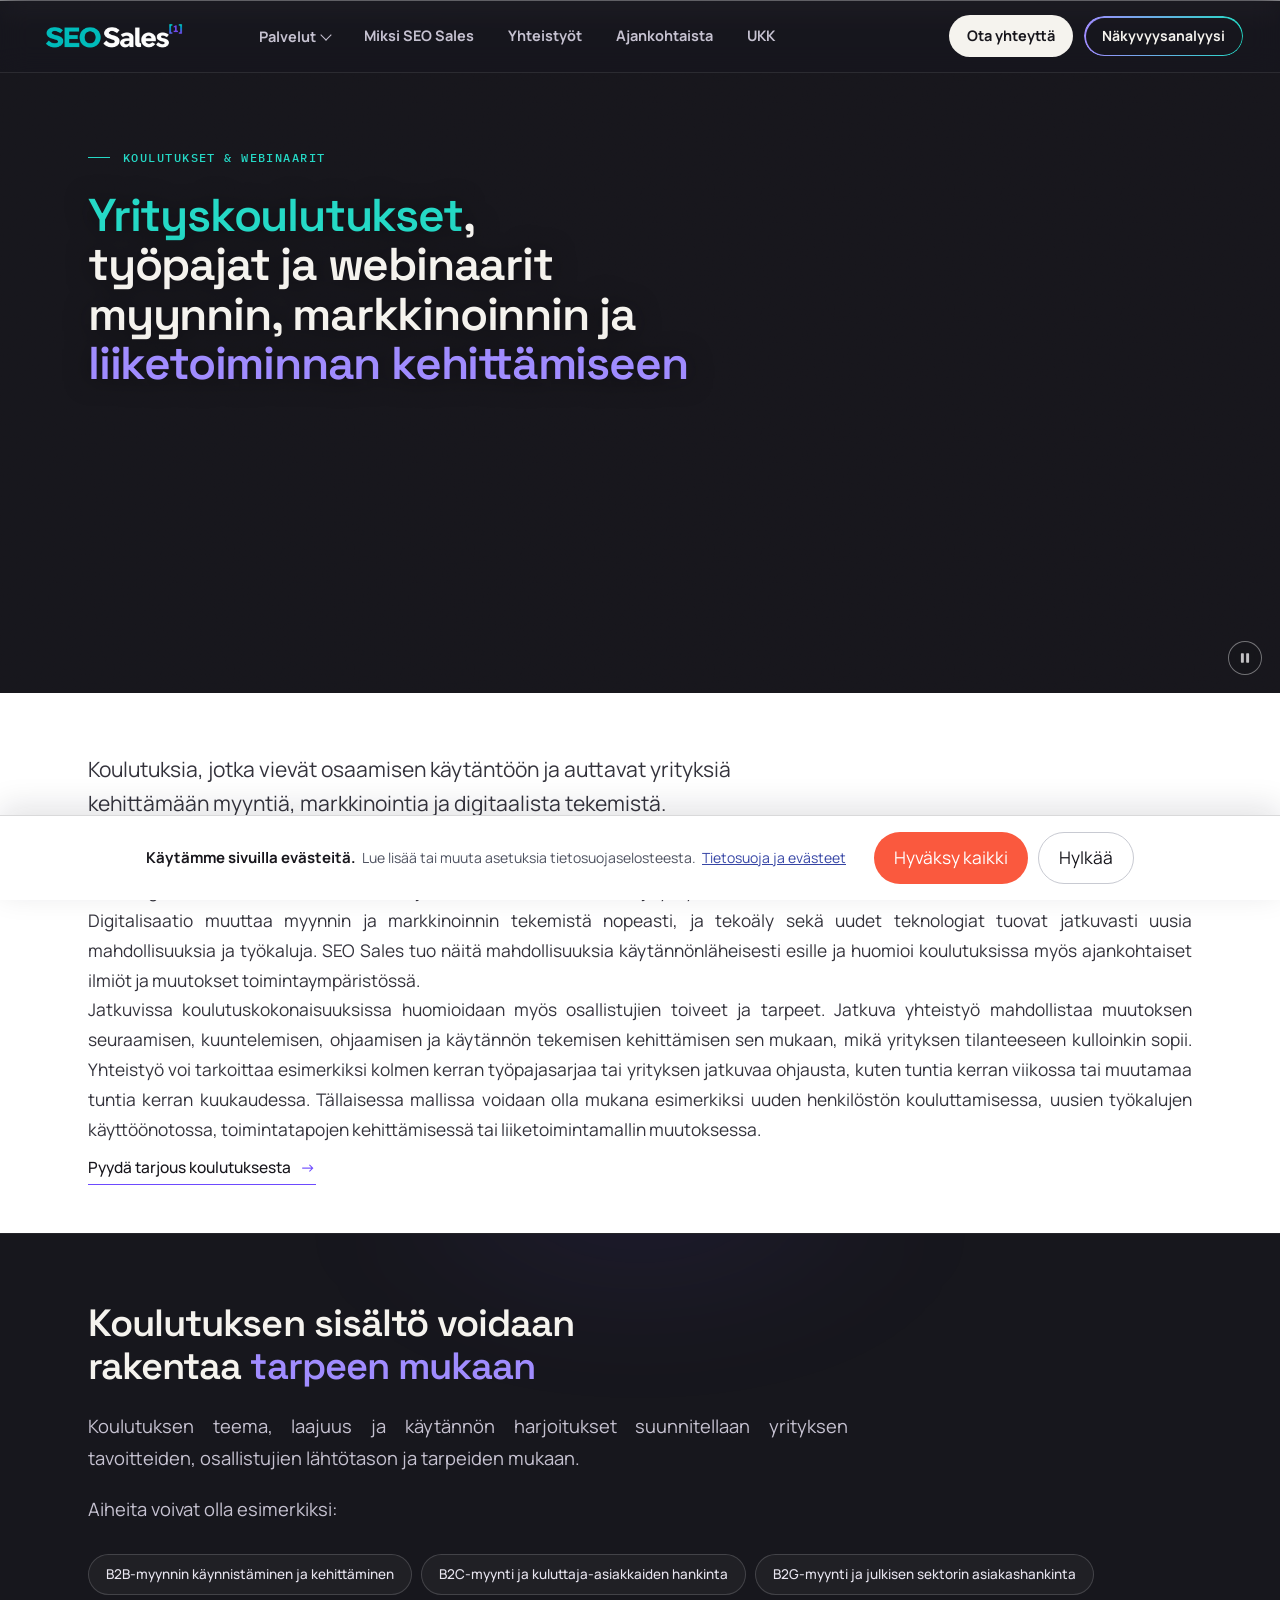
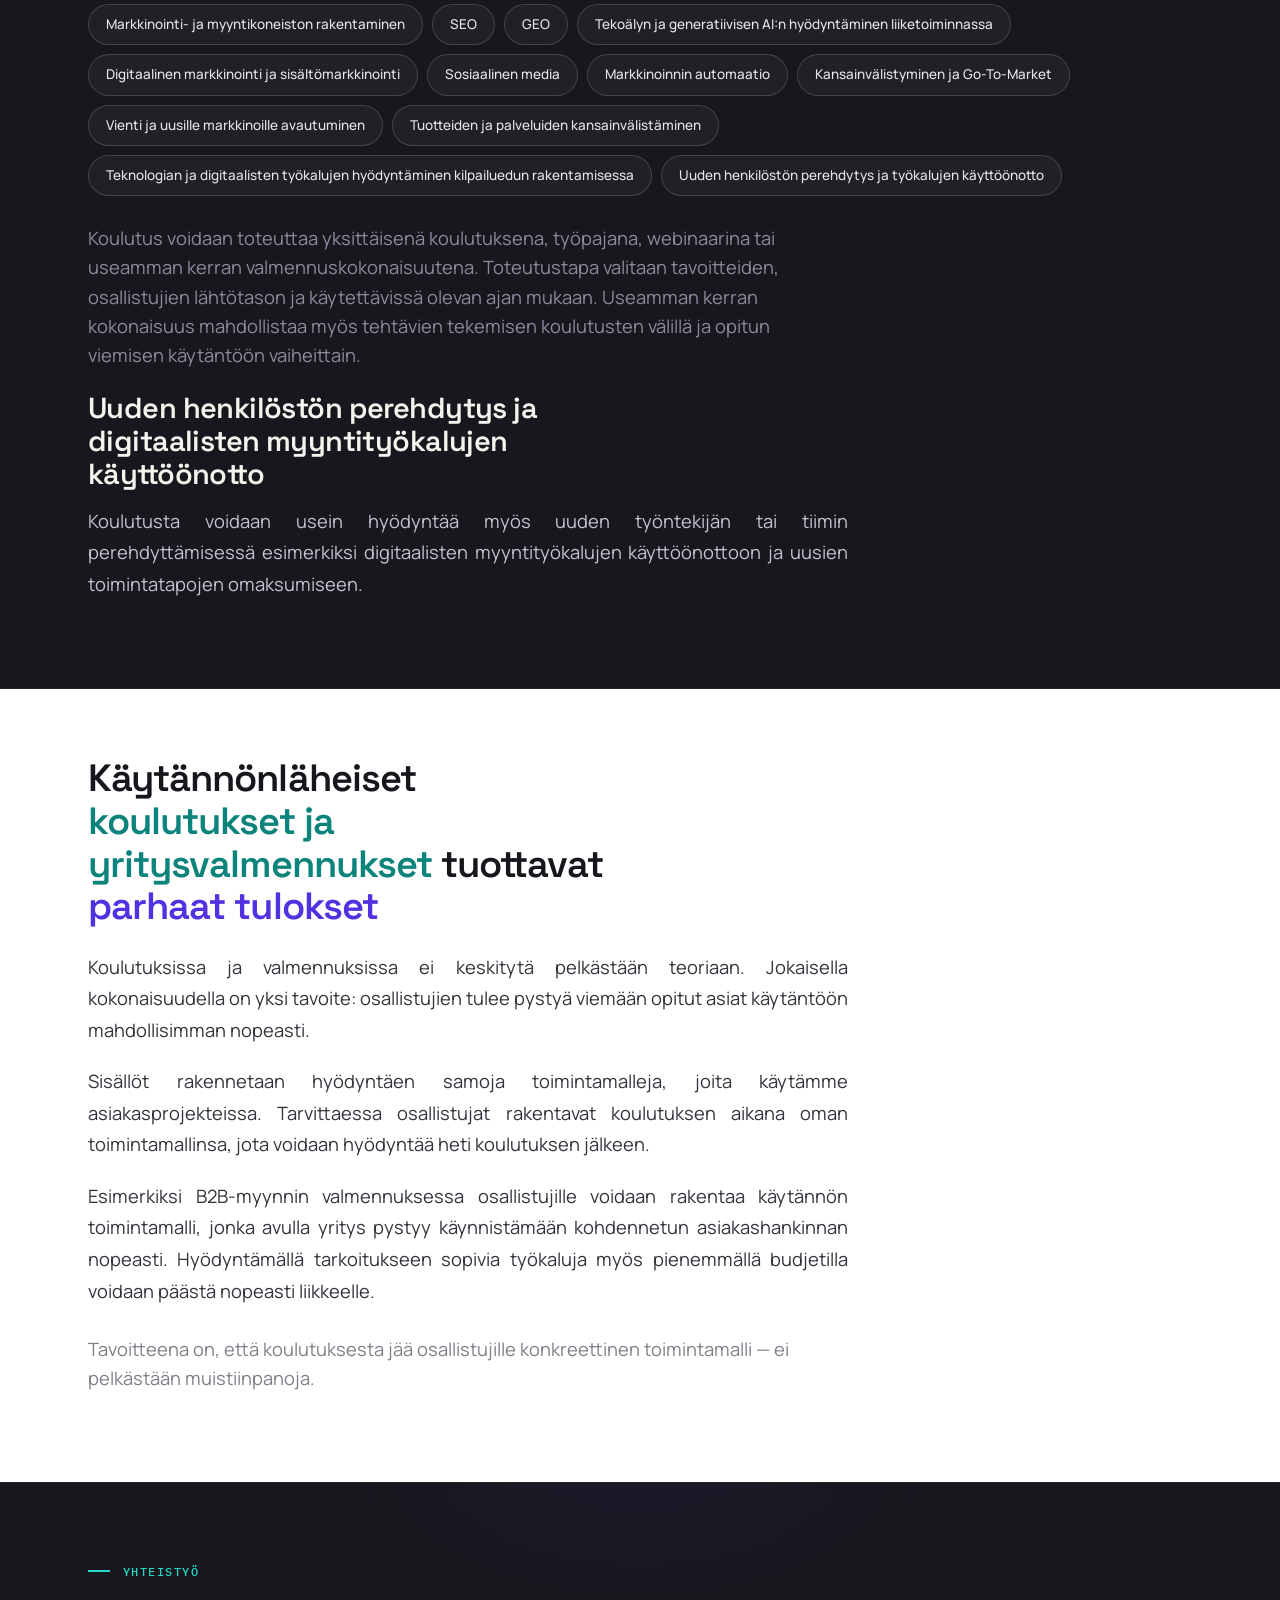
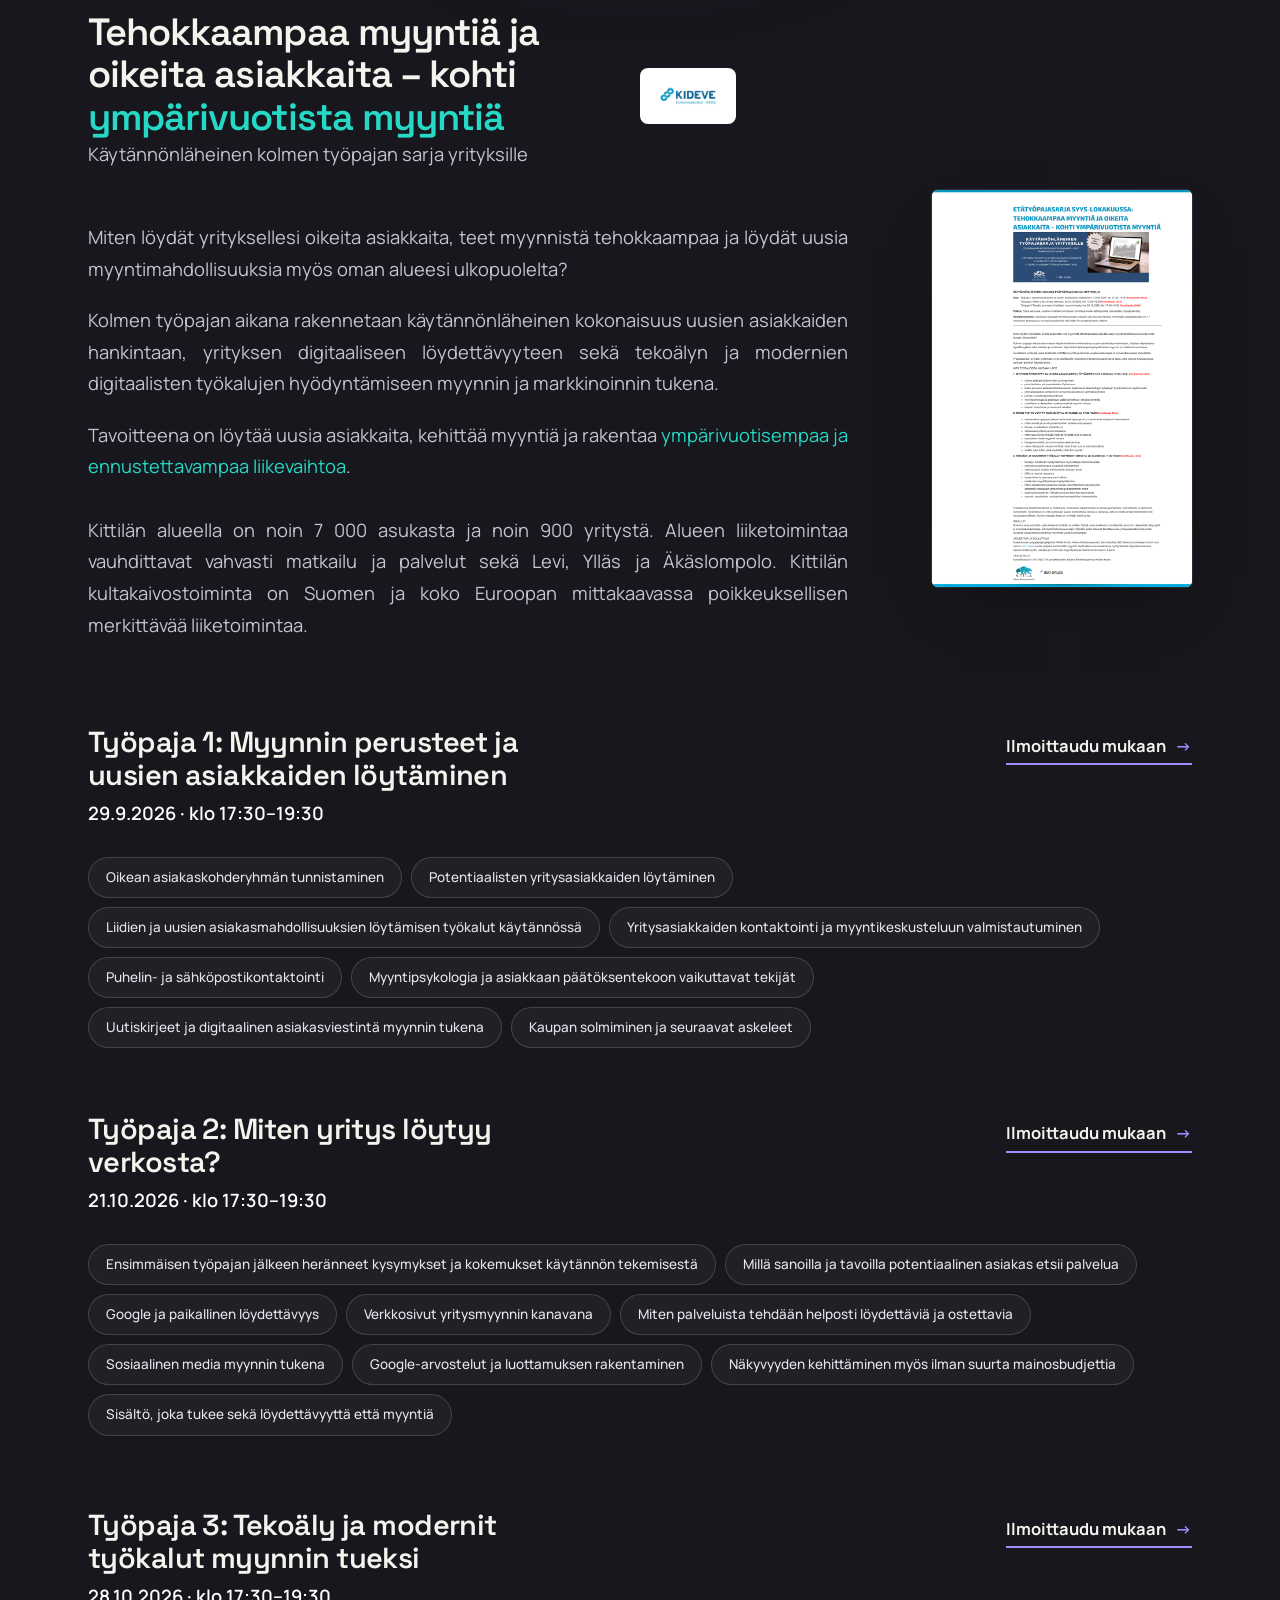
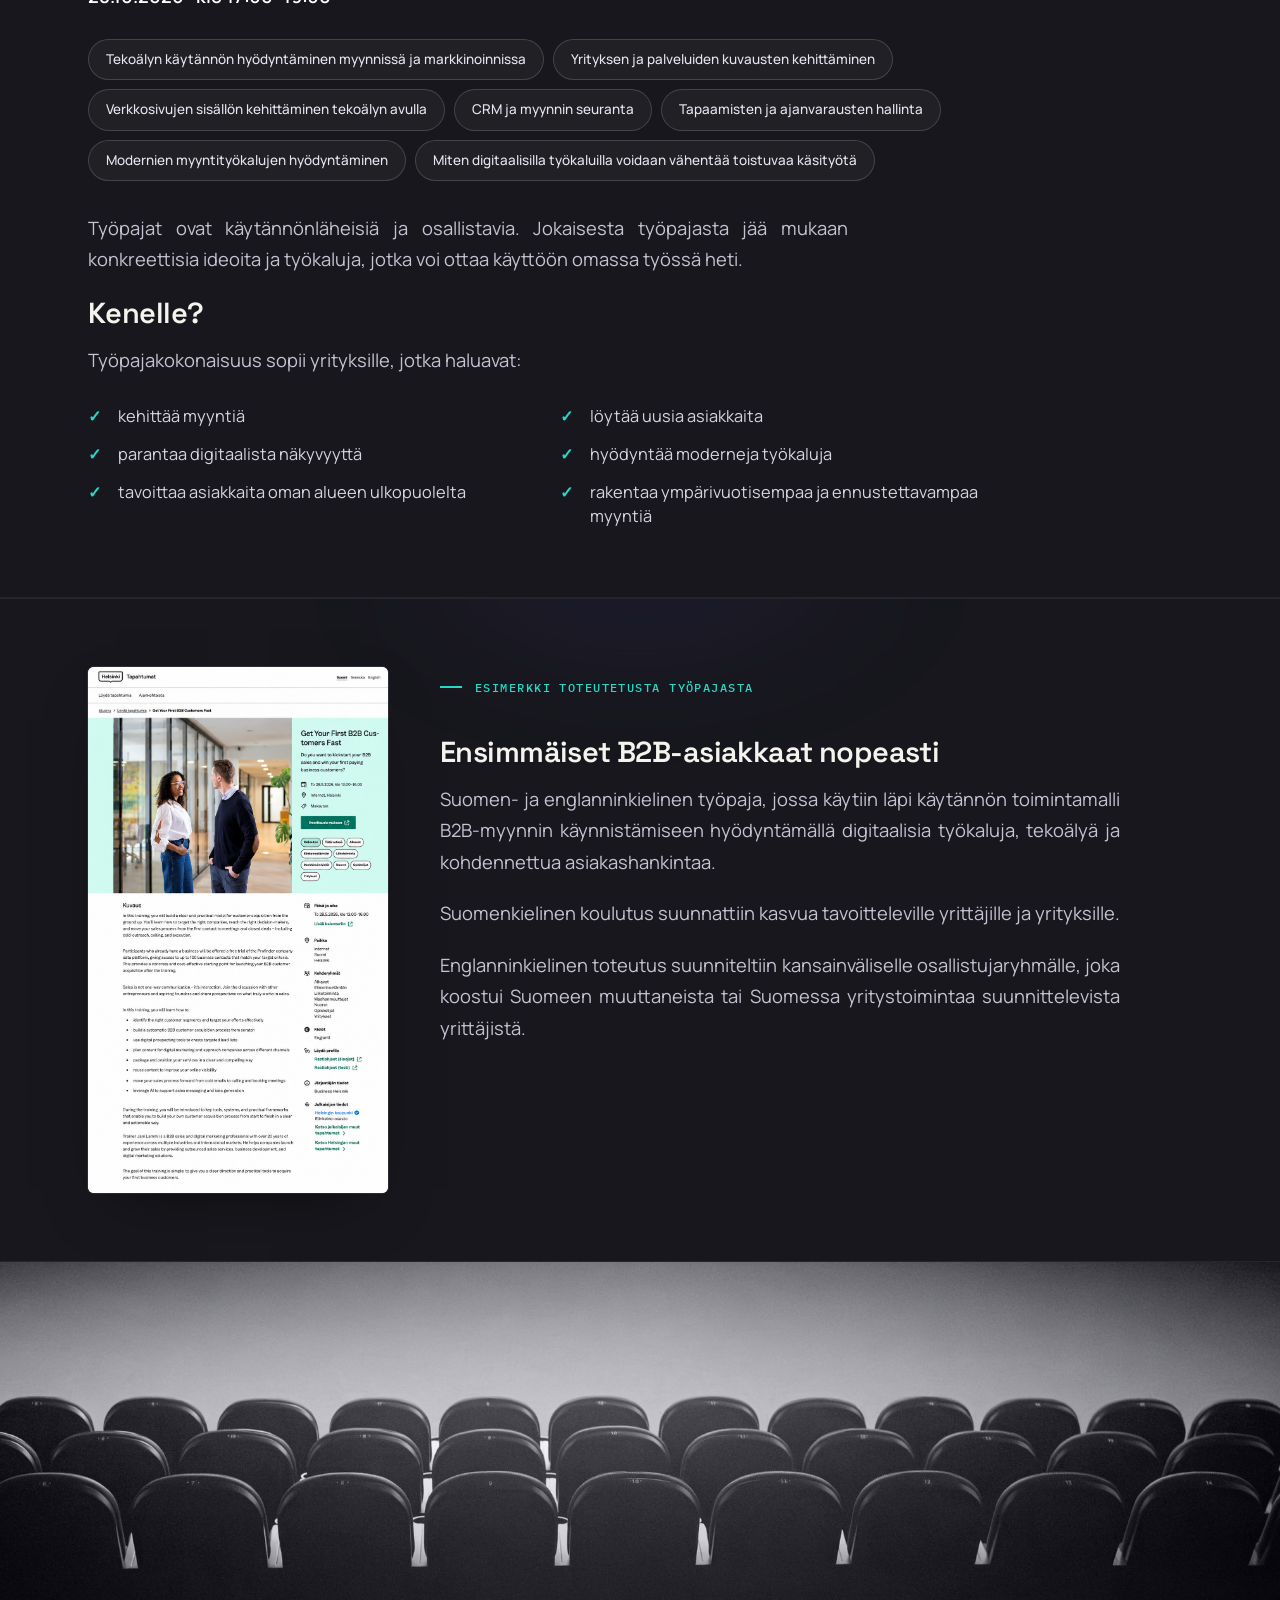
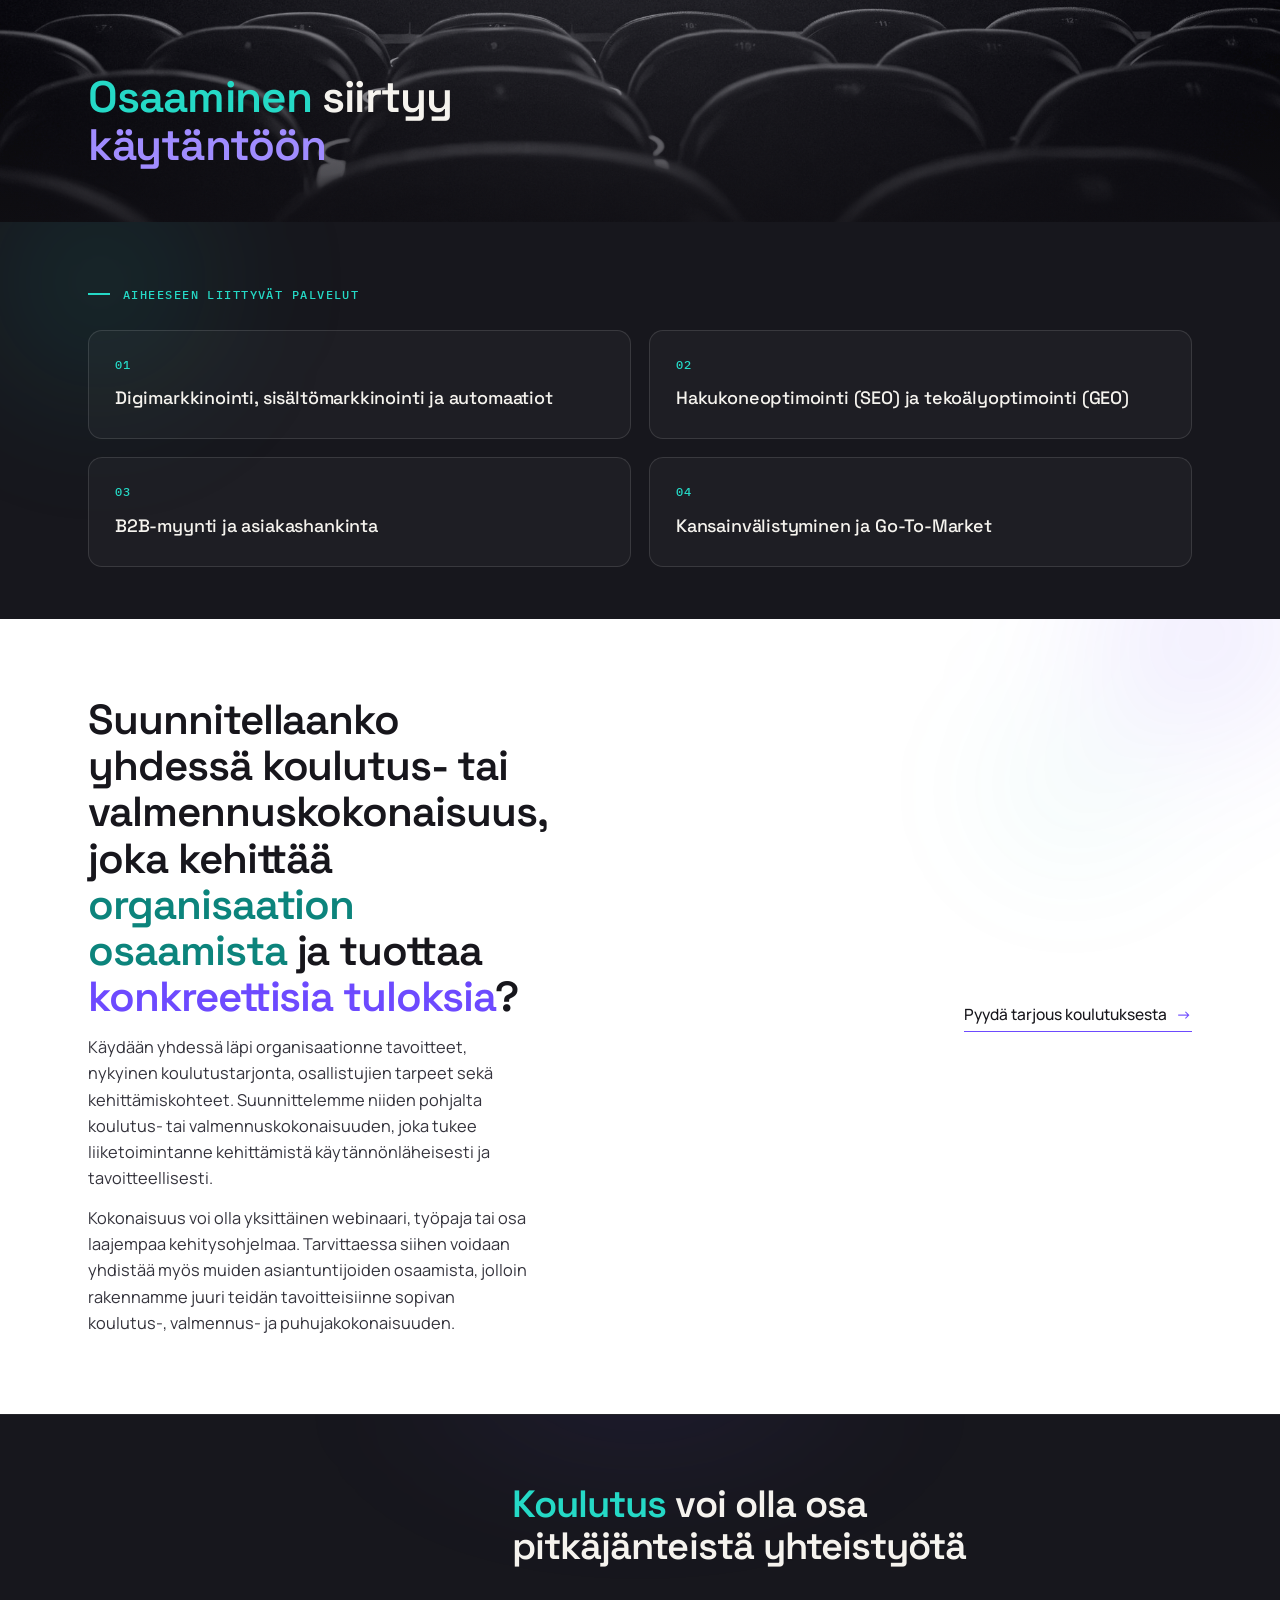
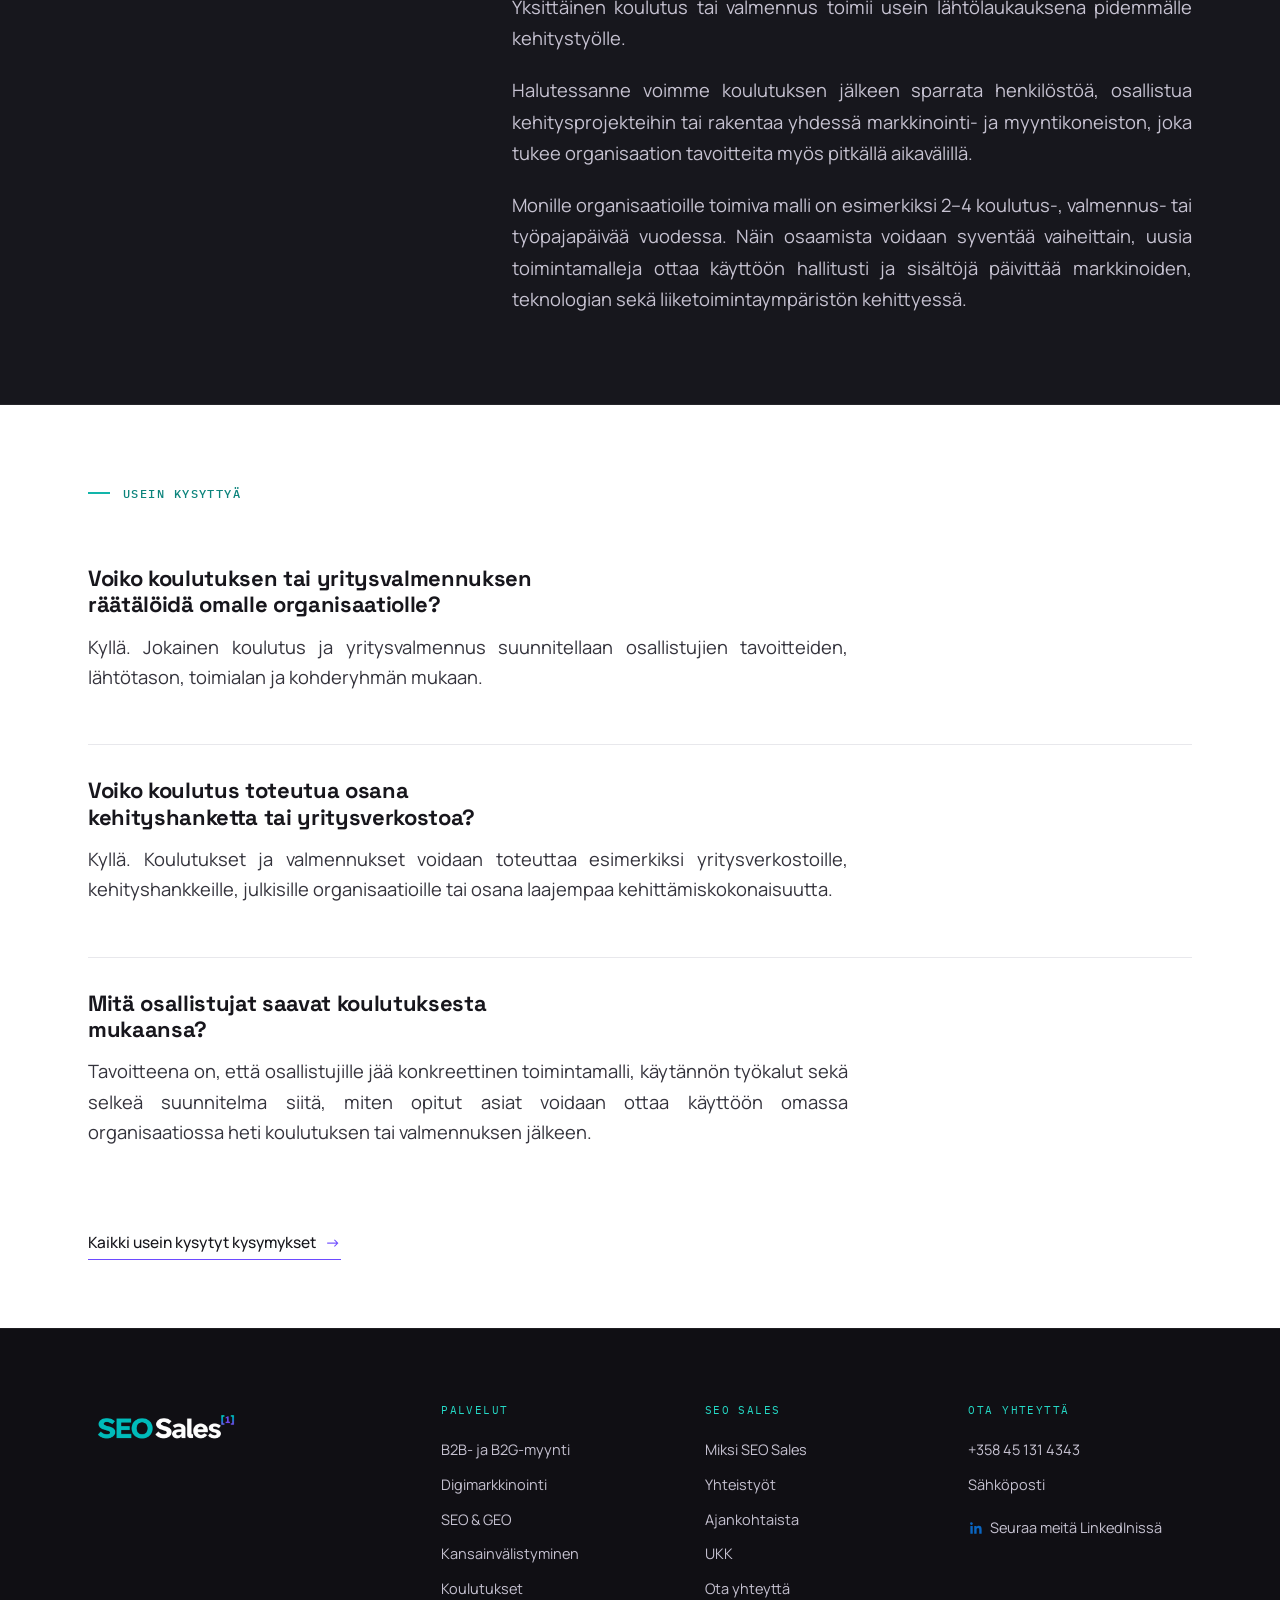
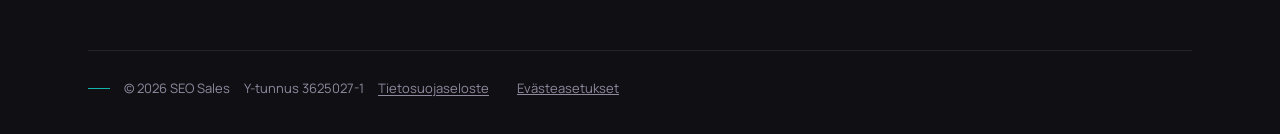
<file: koulutukset.html>
<!DOCTYPE html>
<html lang="fi">
<head>
<meta charset="UTF-8">
<meta name="trustpilot-one-time-domain-verification-id" content="46264626-d55d-4eb8-880e-04349c40adad"/>
<meta name="viewport" content="width=device-width, initial-scale=1.0">
<title>Myynnin ja markkinoinnin koulutukset yrityksille | SEO Sales</title>
<meta name="description" content="Käytännönläheisiä myynnin, asiakashankinnan, digimarkkinoinnin, SEO:n, GEO:n ja tekoälyn koulutuksia yrityksille.">
<link rel="canonical" href="https://seosales.fi/koulutukset.html">
<link rel="icon" type="image/png" sizes="200x200" href="seo-sales-b2b-myynti-favicon.png?v=20261113">
<meta property="og:type" content="website">
<meta property="og:site_name" content="SEO Sales">
<meta property="og:locale" content="fi_FI">
<meta property="og:title" content="Myynnin ja markkinoinnin koulutukset yrityksille | SEO Sales">
<meta property="og:description" content="Käytännönläheisiä myynnin, asiakashankinnan, digimarkkinoinnin, SEO:n, GEO:n ja tekoälyn koulutuksia yrityksille.">
<meta property="og:url" content="https://seosales.fi/koulutukset.html">
<meta property="og:image" content="https://seosales.fi/seo-sales-og-kuva.png">
<meta name="twitter:card" content="summary_large_image">
<meta name="twitter:title" content="Myynnin ja markkinoinnin koulutukset yrityksille | SEO Sales">
<meta name="twitter:description" content="Käytännönläheisiä myynnin, asiakashankinnan, digimarkkinoinnin, SEO:n, GEO:n ja tekoälyn koulutuksia yrityksille.">
<meta name="twitter:image" content="https://seosales.fi/seo-sales-og-kuva.png">
<script type="application/ld+json">
{"@context":"https://schema.org","@graph":[
{"@type":"ProfessionalService","@id":"https://seosales.fi/#org","name":"SEO Sales","url":"https://seosales.fi/","email":"janio.lammi@gmail.com","telephone":"+358451314343","sameAs":["https://www.linkedin.com/in/lammiconsulting"]},
{"@type":"Service","name":"Koulutukset, työpajat ja webinaarit","serviceType":"Yrityskoulutukset ja webinaarit","provider":{"@id":"https://seosales.fi/#org"},"areaServed":["Suomi","Pohjoismaat","Euroopan unioni","Iso-Britannia","Aasia"],"url":"https://seosales.fi/koulutukset.html","description":"Käytännönläheisiä koulutuksia, työpajoja ja webinaareja yrityksille ja organisaatioille. Aiheita voivat olla tekoäly liiketoiminnassa, SEO ja GEO, digitaalinen asiakashankinta, B2B-myynnin käynnistäminen, Go-To-Market, kansainvälistyminen ja vienti sekä elintarvikealan digitalisaatio ja vienti."},
{"@type":"BreadcrumbList","itemListElement":[{"@type":"ListItem","position":1,"name":"Etusivu","item":"https://seosales.fi/"},{"@type":"ListItem","position":2,"name":"Koulutukset ja webinaarit","item":"https://seosales.fi/koulutukset.html"}]}
]}
</script>
<link rel="preconnect" href="https://fonts.googleapis.com">
<link rel="preconnect" href="https://fonts.gstatic.com" crossorigin>
<link rel="preload" as="style" href="https://fonts.googleapis.com/css2?family=Space+Grotesk:wght@400;500;600;700&family=Manrope:wght@400;500;600;700&family=IBM+Plex+Mono:wght@400;500&display=swap" onload="this.onload=null;this.rel='stylesheet'">
<noscript><link href="https://fonts.googleapis.com/css2?family=Space+Grotesk:wght@400;500;600;700&family=Manrope:wght@400;500;600;700&family=IBM+Plex+Mono:wght@400;500&display=swap" rel="stylesheet"></noscript>
<link rel="stylesheet" href="styles.css?v=20261124-final">
<script>document.documentElement.classList.add('js')</script>
</head>
<body class="dark-hero">

<header id="hdr">
  <div class="wrap nav">
    <a href="/" class="logo"><img src="seo-sales-b2b-myynti-yrityksen-kasvu-valkoinen.svg" alt="SEO Sales"></a>
    <nav class="nav-links">
      <div class="dropdown active">
        <button type="button" aria-haspopup="true">Palvelut <span class="caret" aria-hidden="true"></span></button>
        <div class="dropmenu">
          <a href="b2b-myynti.html">B2B- ja B2G-myynti</a>
          <a href="digimarkkinointi.html">Digimarkkinointi</a>
          <a href="seo-ja-geo.html">SEO &amp; GEO</a>
          <a href="kansainvalistyminen.html">Kansainvälistyminen</a>
          <a href="koulutukset.html" class="active">Koulutukset</a>
        </div>
      </div>
      <a href="miksi-seo-sales.html">Miksi SEO Sales</a>
      <a href="yhteistyot.html">Yhteistyöt</a>
      <a href="ajankohtaista.html">Ajankohtaista</a>
      <a href="ukk.html">UKK</a>
      <a href="yhteys.html">Ota yhteyttä</a>
      <a href="nakyvyysanalyysi.html" class="nav-cta nav-cta--analyysi">Näkyvyysanalyysi</a>
    </nav>
    <button class="menu-btn" aria-label="Valikko" aria-expanded="false"><span></span><span></span><span></span></button>
  </div>
</header>

<section class="hero-band hero-band--full">
  <div class="band-inner">
    <div class="hero-band-copy">
      <p class="eyebrow reveal">Koulutukset &amp; webinaarit</p>
      <h1 class="reveal d1"><em class="t">Yrityskoulutukset</em>,<br>työpajat ja webinaarit<br>myynnin, markkinoinnin ja<br><em>liiketoiminnan kehittämiseen</em></h1>
    </div>
    <figure class="hero-band-photo reveal d2"><video src="yrityskoulutukset-workshop-webinaari.mp4" autoplay muted loop playsinline preload="auto"></video><span class="hbp-desat"></span></figure>
  </div>
</section>

<section class="page-hero pt-60">
  <div class="wrap">
   <div class="split-text">
    <p class="intro reveal d2">Koulutuksia, jotka vievät osaamisen käytäntöön ja auttavat yrityksiä kehittämään myyntiä, markkinointia ja digitaalista tekemistä.</p>
    <p class="reveal">SEO Salesin koulutukset, työpajat ja webinaarit yhdistävät käytännön tekemisen, nykyaikaiset digitaaliset työkalut, tekoälyn ja uudet teknologiat. Sisältö rakennetaan osallistujien lähtötason, tavoitteiden ja yrityksen tilanteen mukaan.</p>
    <p class="reveal">Digitalisaatio muuttaa myynnin ja markkinoinnin tekemistä nopeasti, ja tekoäly sekä uudet teknologiat tuovat jatkuvasti uusia mahdollisuuksia ja työkaluja. SEO Sales tuo näitä mahdollisuuksia käytännönläheisesti esille ja huomioi koulutuksissa myös ajankohtaiset ilmiöt ja muutokset toimintaympäristössä.</p>
    <p class="reveal">Jatkuvissa koulutuskokonaisuuksissa huomioidaan myös osallistujien toiveet ja tarpeet. Jatkuva yhteistyö mahdollistaa muutoksen seuraamisen, kuuntelemisen, ohjaamisen ja käytännön tekemisen kehittämisen sen mukaan, mikä yrityksen tilanteeseen kulloinkin sopii. Yhteistyö voi tarkoittaa esimerkiksi kolmen kerran työpajasarjaa tai yrityksen jatkuvaa ohjausta, kuten tuntia kerran viikossa tai muutamaa tuntia kerran kuukaudessa. Tällaisessa mallissa voidaan olla mukana esimerkiksi uuden henkilöstön kouluttamisessa, uusien työkalujen käyttöönotossa, toimintatapojen kehittämisessä tai liiketoimintamallin muutoksessa.</p>
    <a href="yhteys.html" class="ulink reveal mt-10">Pyydä tarjous koulutuksesta <span class="arr">→</span></a>
   </div>
  </div>
</section>

<section class="svc-body tint" id="koul-tavoitteiden-mukaan">
  <div class="wrap">
    <h2 class="reveal">Koulutuksen sisältö voidaan rakentaa <em>tarpeen mukaan</em></h2>
    <p class="reveal">Koulutuksen teema, laajuus ja käytännön harjoitukset suunnitellaan yrityksen tavoitteiden, osallistujien lähtötason ja tarpeiden mukaan.</p>
    <p class="reveal">Aiheita voivat olla esimerkiksi:</p>
    <div class="chips reveal">
      <span class="chip">B2B-myynnin käynnistäminen ja kehittäminen</span>
      <span class="chip blue">B2C-myynti ja kuluttaja-asiakkaiden hankinta</span>
      <span class="chip">B2G-myynti ja julkisen sektorin asiakashankinta</span>
      <span class="chip">Markkinointi- ja myyntikoneiston rakentaminen</span>
      <span class="chip">SEO</span>
      <span class="chip blue">GEO</span>
      <span class="chip blue">Tekoälyn ja generatiivisen AI:n hyödyntäminen liiketoiminnassa</span>
      <span class="chip">Digitaalinen markkinointi ja sisältömarkkinointi</span>
      <span class="chip">Sosiaalinen media</span>
      <span class="chip blue">Markkinoinnin automaatio</span>
      <span class="chip">Kansainvälistyminen ja Go-To-Market</span>
      <span class="chip">Vienti ja uusille markkinoille avautuminen</span>
      <span class="chip">Tuotteiden ja palveluiden kansainvälistäminen</span>
      <span class="chip">Teknologian ja digitaalisten työkalujen hyödyntäminen kilpailuedun rakentamisessa</span>
      <span class="chip">Uuden henkilöstön perehdytys ja työkalujen käyttöönotto</span>
    </div>
    <p class="svc-note reveal">Koulutus voidaan toteuttaa yksittäisenä koulutuksena, työpajana, webinaarina tai useamman kerran valmennuskokonaisuutena. Toteutustapa valitaan tavoitteiden, osallistujien lähtötason ja käytettävissä olevan ajan mukaan. Useamman kerran kokonaisuus mahdollistaa myös tehtävien tekemisen koulutusten välillä ja opitun viemisen käytäntöön vaiheittain.</p>
    <h3 class="reveal mt-32">Uuden henkilöstön perehdytys ja digitaalisten myyntityökalujen käyttöönotto</h3>
    <p class="reveal">Koulutusta voidaan usein hyödyntää myös uuden työntekijän tai tiimin perehdyttämisessä esimerkiksi digitaalisten myyntityökalujen käyttöönottoon ja uusien toimintatapojen omaksumiseen.</p>
  </div>
</section>

<section class="svc-body">
  <div class="wrap">
    <h2 class="reveal">Käytännönläheiset <em class="t">koulutukset ja yritysvalmennukset</em> tuottavat <em>parhaat tulokset</em></h2>
    <p class="reveal">Koulutuksissa ja valmennuksissa ei keskitytä pelkästään teoriaan. Jokaisella kokonaisuudella on yksi tavoite: osallistujien tulee pystyä viemään opitut asiat käytäntöön mahdollisimman nopeasti.</p>
    <p class="reveal">Sisällöt rakennetaan hyödyntäen samoja toimintamalleja, joita käytämme asiakasprojekteissa. Tarvittaessa osallistujat rakentavat koulutuksen aikana oman toimintamallinsa, jota voidaan hyödyntää heti koulutuksen jälkeen.</p>
    <p class="reveal">Esimerkiksi B2B-myynnin valmennuksessa osallistujille voidaan rakentaa käytännön toimintamalli, jonka avulla yritys pystyy käynnistämään kohdennetun asiakashankinnan nopeasti. Hyödyntämällä tarkoitukseen sopivia työkaluja myös pienemmällä budjetilla voidaan päästä nopeasti liikkeelle.</p>
    <p class="svc-note reveal">Tavoitteena on, että koulutuksesta jää osallistujille konkreettinen toimintamalli — ei pelkästään muistiinpanoja.</p>
  </div>
</section>

<section class="svc-body tint" id="kideve">
  <div class="wrap">
    <p class="eyebrow reveal">Yhteistyö</p>
    <div class="kideve-heading-row">
      <div class="kideve-heading-text">
        <h2 class="reveal">Tehokkaampaa myyntiä ja oikeita asiakkaita – kohti <em class="t">ympärivuotista myyntiä</em></h2>
        <p class="reveal intro">Käytännönläheinen kolmen työpajan sarja yrityksille</p>
      </div>
      <a href="https://www.kideve.fi/kideve/ajankohtaista/" target="_blank" rel="noopener"><img src="Kideve_kittila_n_palvelut.jpeg" alt="Kideve Elinkeinopalvelut Kittilä logo" class="kideve-logo-inline"></a>
    </div>
    <div class="kideve-intro-row">
     <div class="kideve-intro-text">
      <p class="reveal mt-32">Miten löydät yrityksellesi oikeita asiakkaita, teet myynnistä tehokkaampaa ja löydät uusia myyntimahdollisuuksia myös oman alueesi ulkopuolelta?</p>
      <p class="reveal">Kolmen työpajan aikana rakennetaan käytännönläheinen kokonaisuus uusien asiakkaiden hankintaan, yrityksen digitaaliseen löydettävyyteen sekä tekoälyn ja modernien digitaalisten työkalujen hyödyntämiseen myynnin ja markkinoinnin tukena.</p>
      <p class="reveal">Tavoitteena on löytää uusia asiakkaita, kehittää myyntiä ja rakentaa <em class="hl t">ympärivuotisempaa ja ennustettavampaa liikevaihtoa</em>.</p>
      <p class="reveal mt-32">Kittilän alueella on noin 7 000 asukasta ja noin 900 yritystä. Alueen liiketoimintaa vauhdittavat vahvasti matkailu ja palvelut sekä Levi, Ylläs ja Äkäslompolo. Kittilän kultakaivostoiminta on Suomen ja koko Euroopan mittakaavassa poikkeuksellisen merkittävää liiketoimintaa.</p>
     </div>
     <figure class="shot kideve-shot reveal">
       <img src="kideve-tyopaja.png" alt="Kideven ja SEO Salesin etätyöpajasarja yrityksille: Tehokkaampaa myyntiä ja oikeita asiakkaita – kohti ympärivuotista myyntiä" loading="lazy" data-zoomable>
     </figure>
    </div>

    <div class="kideve-wp-head reveal pt-64">
      <h3>Työpaja 1: Myynnin perusteet ja uusien asiakkaiden löytäminen</h3>
      <a href="https://www.lyyti.fi/reg/Webinaari_Myynnin_perusteet_ja_uusien_asiakkaiden_loytaminen_0116" target="_blank" rel="noopener" class="ulink kideve-cta">Ilmoittaudu mukaan <span class="arr">→</span></a>
    </div>
    <p class="svc-note kideve-date reveal">29.9.2026 · klo 17:30–19:30</p>
    <div class="chips reveal">
      <span class="chip">Oikean asiakaskohderyhmän tunnistaminen</span>
      <span class="chip">Potentiaalisten yritysasiakkaiden löytäminen</span>
      <span class="chip blue">Liidien ja uusien asiakasmahdollisuuksien löytämisen työkalut käytännössä</span>
      <span class="chip">Yritysasiakkaiden kontaktointi ja myyntikeskusteluun valmistautuminen</span>
      <span class="chip">Puhelin- ja sähköpostikontaktointi</span>
      <span class="chip blue">Myyntipsykologia ja asiakkaan päätöksentekoon vaikuttavat tekijät</span>
      <span class="chip">Uutiskirjeet ja digitaalinen asiakasviestintä myynnin tukena</span>
      <span class="chip">Kaupan solmiminen ja seuraavat askeleet</span>
    </div>

    <div class="kideve-wp-head reveal pt-64">
      <h3>Työpaja 2: Miten yritys löytyy verkosta?</h3>
      <a href="https://www.lyyti.fi/reg/Etatyopaja_Miten_yritys_loytyy_verkosta_ke_21102026_3816" target="_blank" rel="noopener" class="ulink kideve-cta">Ilmoittaudu mukaan <span class="arr">→</span></a>
    </div>
    <p class="svc-note kideve-date reveal">21.10.2026 · klo 17:30–19:30</p>
    <div class="chips reveal">
      <span class="chip">Ensimmäisen työpajan jälkeen heränneet kysymykset ja kokemukset käytännön tekemisestä</span>
      <span class="chip blue">Millä sanoilla ja tavoilla potentiaalinen asiakas etsii palvelua</span>
      <span class="chip">Google ja paikallinen löydettävyys</span>
      <span class="chip">Verkkosivut yritysmyynnin kanavana</span>
      <span class="chip blue">Miten palveluista tehdään helposti löydettäviä ja ostettavia</span>
      <span class="chip">Sosiaalinen media myynnin tukena</span>
      <span class="chip">Google-arvostelut ja luottamuksen rakentaminen</span>
      <span class="chip blue">Näkyvyyden kehittäminen myös ilman suurta mainosbudjettia</span>
      <span class="chip">Sisältö, joka tukee sekä löydettävyyttä että myyntiä</span>
    </div>

    <div class="kideve-wp-head reveal pt-72">
      <h3>Työpaja 3: Tekoäly ja modernit työkalut myynnin tueksi</h3>
      <a href="https://www.lyyti.fi/reg/Etatyopaja_Tekoaly_ja_modernit_tyokalut_myynnin_tueksi_ke_28102026_3792" target="_blank" rel="noopener" class="ulink kideve-cta">Ilmoittaudu mukaan <span class="arr">→</span></a>
    </div>
    <p class="svc-note kideve-date reveal">28.10.2026 · klo 17:30–19:30</p>
    <div class="chips reveal">
      <span class="chip">Tekoälyn käytännön hyödyntäminen myynnissä ja markkinoinnissa</span>
      <span class="chip blue">Yrityksen ja palveluiden kuvausten kehittäminen</span>
      <span class="chip">Verkkosivujen sisällön kehittäminen tekoälyn avulla</span>
      <span class="chip">CRM ja myynnin seuranta</span>
      <span class="chip blue">Tapaamisten ja ajanvarausten hallinta</span>
      <span class="chip">Modernien myyntityökalujen hyödyntäminen</span>
      <span class="chip blue">Miten digitaalisilla työkaluilla voidaan vähentää toistuvaa käsityötä</span>
    </div>

    <p class="reveal mt-32">Työpajat ovat käytännönläheisiä ja osallistavia. Jokaisesta työpajasta jää mukaan konkreettisia ideoita ja työkaluja, jotka voi ottaa käyttöön omassa työssä heti.</p>

    <h3 class="reveal mt-52">Kenelle?</h3>
    <p class="reveal">Työpajakokonaisuus sopii yrityksille, jotka haluavat:</p>
    <ul class="ticklist reveal">
      <li>kehittää myyntiä</li>
      <li>löytää uusia asiakkaita</li>
      <li>parantaa digitaalista näkyvyyttä</li>
      <li>hyödyntää moderneja työkaluja</li>
      <li>tavoittaa asiakkaita oman alueen ulkopuolelta</li>
      <li>rakentaa ympärivuotisempaa ja ennustettavampaa myyntiä</li>
    </ul>
  </div>
</section>

<section class="svc-body tint">
  <div class="wrap">
   <div class="shot-duo">
    <figure class="shot reveal">
      <img src="b2b-koulutus-webinaari-business-helsinki.png" alt="Esimerkki toteutetun työpajan tapahtumailmoituksesta, kouluttajana Jani Lammi" loading="lazy" data-zoomable>
    </figure>
    <div class="text-block text-block--right">
     <p class="eyebrow reveal">Esimerkki toteutetusta työpajasta</p>
     <h3 class="reveal" id="koul-esimerkki-h3">Ensimmäiset B2B-asiakkaat nopeasti</h3>
     <p class="reveal">Suomen- ja englanninkielinen työpaja, jossa käytiin läpi käytännön toimintamalli B2B-myynnin käynnistämiseen hyödyntämällä digitaalisia työkaluja, tekoälyä ja kohdennettua asiakashankintaa.</p>
     <p class="reveal">Suomenkielinen koulutus suunnattiin kasvua tavoitteleville yrittäjille ja yrityksille.</p>
     <p class="reveal">Englanninkielinen toteutus suunniteltiin kansainväliselle osallistujaryhmälle, joka koostui Suomeen muuttaneista tai Suomessa yritystoimintaa suunnittelevista yrittäjistä.</p>
    </div>
   </div>
  </div>
</section>

<figure class="photo-wide reveal">
  <img src="seo-koulutus.jpg" alt="Tyhjä auditorio ennen SEO-koulutuksen alkua — osaaminen siirtyy käytäntöön" loading="lazy">
  <figcaption class="cap"><div class="wrap"><h2><em class="t">Osaaminen</em> siirtyy <em>käytäntöön</em></h2></div></figcaption>
</figure>

<section class="more-svc">
  <div class="wrap">
    <p class="eyebrow">Aiheeseen liittyvät palvelut</p>
    <div class="more-list more-list--2col">
      <a href="digimarkkinointi.html"><div class="l">01</div><div class="t">Digimarkkinointi, sisältömarkkinointi ja automaatiot</div></a>
      <a href="seo-ja-geo.html"><div class="l">02</div><div class="t">Hakukoneoptimointi (SEO) ja tekoälyoptimointi (GEO)</div></a>
      <a href="b2b-myynti.html"><div class="l">03</div><div class="t">B2B-myynti ja asiakashankinta</div></a>
      <a href="kansainvalistyminen.html"><div class="l">04</div><div class="t">Kansainvälistyminen ja Go-To-Market</div></a>
    </div>
  </div>
</section>

<section class="cta-band cta-band--light">
  <div class="wrap inner">
    <div><h2>Suunnitellaanko yhdessä koulutus- tai valmennuskokonaisuus, joka kehittää <em class="t">organisaation osaamista</em> ja tuottaa <em>konkreettisia tuloksia</em>?</h2><p class="sub">Käydään yhdessä läpi organisaationne tavoitteet, nykyinen koulutustarjonta, osallistujien tarpeet sekä kehittämiskohteet. Suunnittelemme niiden pohjalta koulutus- tai valmennuskokonaisuuden, joka tukee liiketoimintanne kehittämistä käytännönläheisesti ja tavoitteellisesti.</p><p class="sub">Kokonaisuus voi olla yksittäinen webinaari, työpaja tai osa laajempaa kehitysohjelmaa. Tarvittaessa siihen voidaan yhdistää myös muiden asiantuntijoiden osaamista, jolloin rakennamme juuri teidän tavoitteisiinne sopivan koulutus-, valmennus- ja puhujakokonaisuuden.</p></div>
    <a href="yhteys.html" class="ulink">Pyydä tarjous koulutuksesta <span class="arr">→</span></a>
  </div>
</section>

<section class="svc-body tint" id="koul-pitkajanteinen">
  <div class="wrap">
   <div class="text-block text-block--right">
    <h2 class="reveal"><em class="t">Koulutus</em> voi olla osa pitkäjänteistä yhteistyötä</h2>
    <p class="reveal">Yksittäinen koulutus tai valmennus toimii usein lähtölaukauksena pidemmälle kehitystyölle.</p>
    <p class="reveal">Halutessanne voimme koulutuksen jälkeen sparrata henkilöstöä, osallistua kehitysprojekteihin tai rakentaa yhdessä markkinointi- ja myyntikoneiston, joka tukee organisaation tavoitteita myös pitkällä aikavälillä.</p>
    <p class="reveal">Monille organisaatioille toimiva malli on esimerkiksi 2–4 koulutus-, valmennus- tai työpajapäivää vuodessa. Näin osaamista voidaan syventää vaiheittain, uusia toimintamalleja ottaa käyttöön hallitusti ja sisältöjä päivittää markkinoiden, teknologian sekä liiketoimintaympäristön kehittyessä.</p>
   </div>
  </div>
</section>

<section class="svc-body">
  <div class="wrap">
    <p class="eyebrow reveal">Usein kysyttyä</p>
    <div class="faq-item reveal">
      <div class="faq-q">Voiko koulutuksen tai yritysvalmennuksen räätälöidä omalle organisaatiolle?</div>
      <p class="faq-a">Kyllä. Jokainen koulutus ja yritysvalmennus suunnitellaan osallistujien tavoitteiden, lähtötason, toimialan ja kohderyhmän mukaan.</p>
    </div>
    <div class="faq-item reveal">
      <div class="faq-q">Voiko koulutus toteutua osana kehityshanketta tai yritysverkostoa?</div>
      <p class="faq-a">Kyllä. Koulutukset ja valmennukset voidaan toteuttaa esimerkiksi yritysverkostoille, kehityshankkeille, julkisille organisaatioille tai osana laajempaa kehittämiskokonaisuutta.</p>
    </div>
    <div class="faq-item reveal">
      <div class="faq-q">Mitä osallistujat saavat koulutuksesta mukaansa?</div>
      <p class="faq-a">Tavoitteena on, että osallistujille jää konkreettinen toimintamalli, käytännön työkalut sekä selkeä suunnitelma siitä, miten opitut asiat voidaan ottaa käyttöön omassa organisaatiossa heti koulutuksen tai valmennuksen jälkeen.</p>
    </div>
    <a href="ukk.html" class="ulink reveal mt-30">Kaikki usein kysytyt kysymykset <span class="arr">→</span></a>
  </div>
</section>

<footer>
  <div class="wrap">
    <div class="foot-grid">
      <div class="foot-brand">
        <a href="/" class="logo"><img src="seo-sales-b2b-myynti-yrityksen-kasvu-valkoinen.svg" alt="SEO Sales"></a>
      </div>
      <nav class="foot-col foot-col--palvelut" aria-label="Palvelut">
        <div class="foot-h">Palvelut</div>
        <a href="b2b-myynti.html">B2B- ja B2G-myynti</a>
        <a href="digimarkkinointi.html">Digimarkkinointi</a>
        <a href="seo-ja-geo.html">SEO &amp; GEO</a>
        <a href="kansainvalistyminen.html">Kansainvälistyminen</a>
        <a href="koulutukset.html">Koulutukset</a>
      </nav>
      <nav class="foot-col foot-col--brand" aria-label="SEO Sales">
        <div class="foot-h">SEO Sales</div>
        <a href="miksi-seo-sales.html">Miksi SEO Sales</a>
        <a href="yhteistyot.html">Yhteistyöt</a>
        <a href="ajankohtaista.html">Ajankohtaista</a>
        <a href="ukk.html">UKK</a>
        <a href="yhteys.html">Ota yhteyttä</a>
      </nav>
      <div class="foot-col foot-col--contact">
        <div class="foot-h">Ota yhteyttä</div>
        <a href="tel:+358451314343">+358 45 131 4343</a>
        <a href="mailto:janio.lammi@gmail.com">Sähköposti</a>

        <a href="https://www.linkedin.com/company/seo-sales/" target="_blank" rel="noopener" class="foot-linkedin"><svg width="16" height="16" viewBox="0 0 24 24" fill="#0A66C2" aria-hidden="true"><path d="M20.45 20.45h-3.56v-5.57c0-1.33-.02-3.04-1.85-3.04-1.86 0-2.14 1.45-2.14 2.94v5.67H9.34V9h3.41v1.56h.05c.48-.9 1.64-1.85 3.38-1.85 3.6 0 4.27 2.37 4.27 5.46v6.28zM5.34 7.43a2.07 2.07 0 1 1 0-4.13 2.07 2.07 0 0 1 0 4.13zM7.12 20.45H3.56V9h3.56v11.45z"/></svg><span>Seuraa meitä LinkedInissä</span></a>
      </div>
    </div>
    <div class="foot-bottom"><span class="foot-tick" aria-hidden="true"></span><span>© 2026 SEO Sales</span><span>Y-tunnus 3625027-1</span><a href="tietosuojaseloste.html" class="foot-privacy">Tietosuojaseloste</a></div>
  </div>
</footer>

<script src="script.js?v=20261015"></script>
<script src="leadfeeder-consent.js?v=20261107"></script>
</body>
</html>
</file>
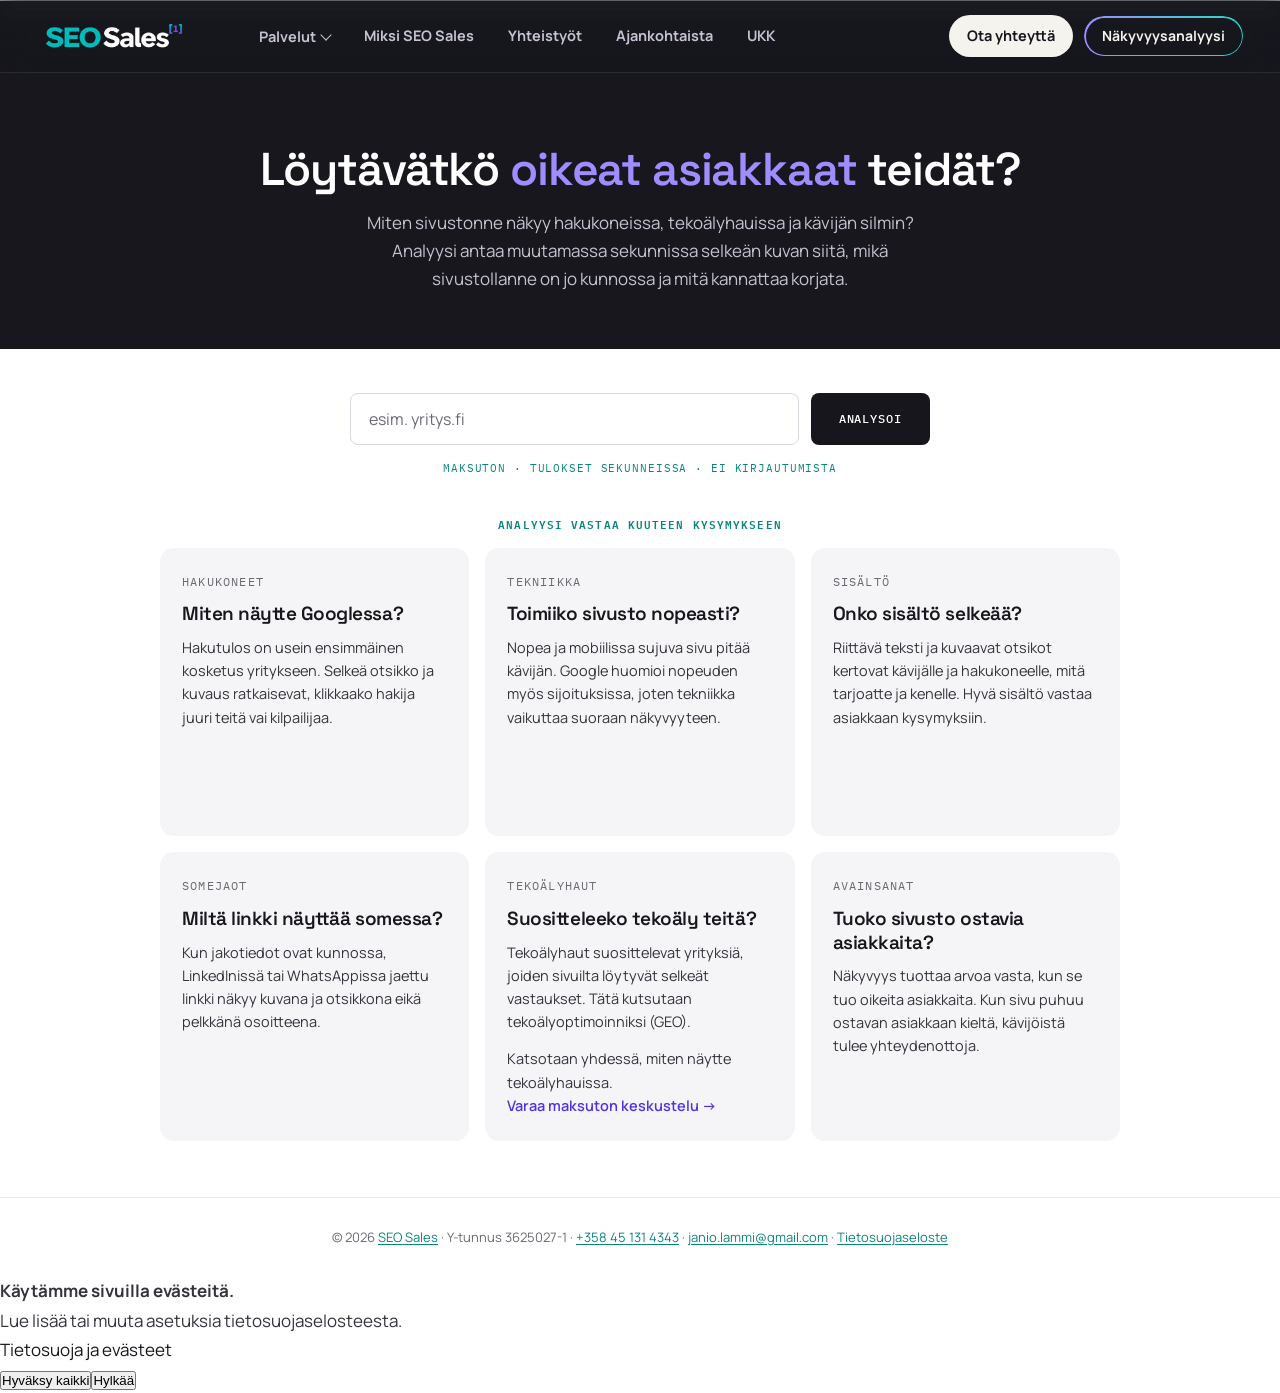
<file: nakyvyysanalyysi.html>
<!DOCTYPE html>
<html lang="fi">
<head>
<meta charset="UTF-8">
<meta name="viewport" content="width=device-width, initial-scale=1.0">
<title>Maksuton näkyvyysanalyysi verkkosivuille | SEO Sales</title>
<link rel="canonical" href="https://seosales.fi/nakyvyysanalyysi.html">
<meta name="description" content="Miten yrityksen verkkosivut näkyvät hakukoneissa ja tekoälyhauissa? Maksuton analyysi kertoo, mikä tuo jo asiakkaita ja mikä kannattaa korjata ensin.">
<link rel="icon" type="image/png" sizes="200x200" href="seo-sales-b2b-myynti-favicon.png?v=20261113">
<meta property="og:type" content="website">
<meta property="og:site_name" content="SEO Sales">
<meta property="og:locale" content="fi_FI">
<meta property="og:title" content="Maksuton näkyvyysanalyysi verkkosivuille | SEO Sales">
<meta property="og:description" content="Miten yrityksen verkkosivut näkyvät hakukoneissa ja tekoälyhauissa? Maksuton analyysi kertoo, mikä tuo jo asiakkaita ja mikä kannattaa korjata ensin.">
<meta property="og:url" content="https://seosales.fi/nakyvyysanalyysi.html">
<meta property="og:image" content="https://seosales.fi/seo-sales-og-kuva.png">
<meta name="twitter:card" content="summary_large_image">
<meta name="twitter:title" content="Maksuton näkyvyysanalyysi verkkosivuille | SEO Sales">
<meta name="twitter:description" content="Miten yrityksen verkkosivut näkyvät hakukoneissa ja tekoälyhauissa? Maksuton analyysi kertoo, mikä tuo jo asiakkaita ja mikä kannattaa korjata ensin.">
<meta name="twitter:image" content="https://seosales.fi/seo-sales-og-kuva.png">
<script type="application/ld+json">{"@context":"https://schema.org","@type":"ProfessionalService","@id":"https://seosales.fi/#org","name":"SEO Sales","url":"https://seosales.fi/","email":"janio.lammi@gmail.com","telephone":"+358451314343","vatID":"FI36250271","taxID":"3625027-1"}</script>
<link rel="preconnect" href="https://fonts.googleapis.com">
<link rel="preconnect" href="https://fonts.gstatic.com" crossorigin>
<link href="https://fonts.googleapis.com/css2?family=Space+Grotesk:wght@400;500;600;700&family=Manrope:wght@400;500;600;700&family=IBM+Plex+Mono:wght@400;500&display=swap" rel="stylesheet">
<style>
*,*::before,*::after{box-sizing:border-box;margin:0;padding:0}

:root{
  --navy:#17161C;--ink-2:#26252D;--text:#34333C;--muted:#6B6A73;
  --text-on-dark:#C6C2D1;--bg:#FFFFFF;--paper:#F5F5F7;
  --line:#E8E8EC;--line-2:#D8D8DE;
  --violet:#6D4AFF;--violet-dark:#5232E0;--violet-bright:#A08CFF;
  --turq:#12B5AA;--turq-dark:#0C847C;--turq-bright:#25D9C6;
  --charcoal:#17171D;--charcoal-2:#1B1C23;--charcoal-3:#100F14;
  --pass:#27AE60;--warn:#E67E22;--fail:#C0392B;
  /* Tekstinä ja pienissä merkeissä käytettävät tummemmat sävyt (kontrasti vähintään 4.5:1) */
  --pass-text:#1B7A43;--warn-text:#A35200;
  --display:"Space Grotesk","Manrope",-apple-system,BlinkMacSystemFont,"Segoe UI",Roboto,Helvetica,Arial,sans-serif;
  --sans:"Manrope",-apple-system,BlinkMacSystemFont,"Segoe UI",Roboto,Helvetica,Arial,sans-serif;
  --mono:"IBM Plex Mono",ui-monospace,SFMono-Regular,Menlo,monospace;
  --r-sm:8px;--r-md:14px;--r-lg:18px;
}

html{scroll-behavior:smooth}
body{font-family:var(--sans);color:var(--text);background:var(--bg);font-size:17px;line-height:1.72;-webkit-font-smoothing:antialiased;font-weight:400;text-rendering:optimizeLegibility}
h1,h2,h3,h4{font-family:var(--display);color:var(--navy);font-weight:600;line-height:1.08;letter-spacing:-.025em}
h1 em,h2 em{font-style:normal;font-weight:600;color:var(--violet-dark)}
a{color:var(--navy);text-decoration:none}
::selection{background:rgba(108,77,246,.18)}
.wrap{max-width:1200px;margin:0 auto;padding:0 48px}

/* Yläpalkki: kopio seosales.fi:n styles.css:stä (tumman heron versio). Kun sivuston yläpalkki muuttuu, päivitä myös tämä. */
header{position:sticky;top:0;z-index:60;background:rgba(255,255,255,0);backdrop-filter:blur(0px);transition:background .38s ease,backdrop-filter .38s ease,box-shadow .38s ease,border-color .38s ease;border-bottom:1px solid transparent}
header.stuck{background:rgba(255,255,255,.74);backdrop-filter:blur(22px) saturate(1.7);border-bottom-color:transparent;box-shadow:0 1px 0 rgba(23,22,28,.05),0 10px 34px -26px rgba(23,22,28,.5)}
.nav{display:flex;align-items:center;justify-content:space-between;height:72px;gap:24px;transition:height .38s cubic-bezier(.2,.7,.2,1)}
header.stuck .nav{height:56px}
.logo{display:inline-flex;align-items:baseline;gap:8px;font-family:var(--display);font-weight:600;color:var(--navy);font-size:20px;letter-spacing:.06em;text-transform:uppercase;white-space:nowrap;line-height:1}
.logo img{height:52px;width:auto;display:block;transition:height .38s cubic-bezier(.2,.7,.2,1),filter .3s,opacity .2s}
header.stuck .logo img{height:43.3px}
.logo:hover img{opacity:.85}
/* Logon merkissä on violetti #7C6DC4: pelkkä invert kääntäisi sen oliivinvihreäksi.
   hue-rotate palauttaa sen vaaleaksi violetiksi (#8E7FD6), teksti muuttuu valkoiseksi. */
.dark-hero header .logo img{filter:none}
.nav-links{display:flex;gap:4px;align-items:center}
.nav-links>a,.dropdown>button{color:var(--text);font-size:14.5px;font-family:var(--sans);font-weight:700;background:none;border:0;cursor:pointer;transition:color .2s,background .25s ease;padding:9px 15px;border-radius:999px;white-space:nowrap}
.nav-links>a:not(.nav-cta):hover,.dropdown>button:hover{background:rgba(23,22,28,.055)}
.nav-links>a:hover,.dropdown>button:hover,.nav-links>a.active,.dropdown.active>button{color:var(--navy)}
.nav-cta{font-family:var(--mono);font-size:11.5px;letter-spacing:.07em;text-transform:uppercase;border:1px solid var(--line-2)!important;border-radius:999px;padding:11px 20px!important;margin-left:10px;color:var(--navy)!important;transition:border-color .25s,background .25s,color .25s,transform .3s cubic-bezier(.2,.7,.2,1),box-shadow .3s!important}
.nav-cta:hover{border-color:var(--navy)!important;background:var(--navy)!important;color:#fff!important;transform:translateY(-1px);box-shadow:0 10px 22px -14px rgba(23,22,28,.7)}

/* Dropdown */
.dropdown{position:relative}
.dropdown>button{display:inline-flex;align-items:center;gap:6px}
.dropdown>button .caret{width:8px;height:8px;border-right:1.5px solid currentColor;border-bottom:1.5px solid currentColor;transform:rotate(45deg);margin-top:-3px;transition:transform .2s}
.dropdown.open>button .caret{transform:rotate(-135deg);margin-top:2px}
.dropmenu{position:absolute;top:calc(100% + 8px);left:0;transform:translateY(8px) scale(.985);min-width:280px;background:var(--bg);border:1px solid var(--line);border-radius:var(--r-md);padding:8px;box-shadow:0 24px 60px -24px rgba(23,22,28,.28),0 2px 8px rgba(23,22,28,.04);opacity:0;visibility:hidden;transition:opacity .26s cubic-bezier(.2,.7,.2,1),transform .26s cubic-bezier(.2,.7,.2,1),visibility .26s}
.dropmenu::before{content:"";position:absolute;left:0;right:0;top:-16px;height:16px}
.dropdown:hover .dropmenu,.dropdown.open .dropmenu{opacity:1;visibility:visible;transform:translateY(0) scale(1)}
.dropmenu a{display:block;padding:11px 14px;border-radius:10px;color:var(--navy);font-size:15px;transition:background .18s,padding-left .18s}
.dropmenu a:hover{padding-left:18px}
.dropmenu a small{display:block;color:var(--muted);font-size:13px;font-weight:400;margin-top:2px}
.dropmenu a:hover,.dropmenu a.active{background:var(--paper)}
.menu-btn{display:none;background:none;border:none;font-size:24px;color:var(--navy);cursor:pointer;line-height:1}
/* Light header text while it floats over the dark hero — sama lasityyli myös vieritettynä,
   vain matalampana. Vieritettynä alpha on korkeampi, koska takana on vaalea sisältö. */
.dark-hero header{background:rgba(23,23,29,.38);backdrop-filter:blur(14px) saturate(1.2);-webkit-backdrop-filter:blur(14px) saturate(1.2);border-bottom-color:rgba(255,255,255,.09)}
.dark-hero header.stuck{background:rgba(23,23,29,.84);backdrop-filter:blur(20px) saturate(1.3);-webkit-backdrop-filter:blur(20px) saturate(1.3);border-bottom-color:rgba(255,255,255,.08);box-shadow:0 14px 40px -30px rgba(0,0,0,.8)}
@supports not (backdrop-filter: blur(2px)){
  .dark-hero header{background:rgba(23,23,29,.72)}
  .dark-hero header.stuck{background:rgba(23,23,29,.95)}
}
.dark-hero header .logo{color:#F5F3EE}
.dark-hero header .nav-links>a:hover,.dark-hero header .dropdown>button:hover{background:rgba(255,255,255,.09)}
.dark-hero header .nav-links>a,.dark-hero header .dropdown>button{color:#C6C2D1}
.dark-hero header .nav-links>a:hover,.dark-hero header .dropdown>button:hover,.dark-hero header .nav-links>a.active{color:#fff}
.dark-hero header .menu-btn{color:#F5F3EE}
.dark-hero header:not(.stuck) .nav-cta:hover{background:#F5F3EE!important;color:#17161C!important;border-color:#F5F3EE!important}
.nav-links>a:not(.nav-cta){position:relative}
.nav-links>a:not(.nav-cta)::after{content:"";position:absolute;left:15px;right:15px;bottom:4px;height:1.5px;background:var(--turq);transform:scaleX(0);transform-origin:left;transition:transform .3s cubic-bezier(.2,.7,.2,1)}
.nav-links>a.active::after{transform:scaleX(1)}
@media(max-width:1200px){
  .menu-btn{display:inline-flex;flex-direction:column;justify-content:center;align-items:center;gap:5px;width:42px;height:42px}
  .menu-btn span{display:block;width:22px;height:2px;background:currentColor;border-radius:2px;transition:transform .3s cubic-bezier(.2,.7,.2,1),opacity .2s}
  body.menu-open .menu-btn span:nth-child(1){transform:translateY(7px) rotate(45deg)}
  body.menu-open .menu-btn span:nth-child(2){opacity:0}
  body.menu-open .menu-btn span:nth-child(3){transform:translateY(-7px) rotate(-45deg)}
  .nav-links{display:flex;position:fixed;top:78px;left:0;right:0;bottom:0;background:var(--charcoal-3);flex-direction:column;align-items:flex-start;gap:0;padding:36px 48px;z-index:55;overflow-y:auto;visibility:hidden;opacity:0;transform:translateY(-8px);transition:opacity .3s,transform .3s,visibility .3s}
  .nav-links.open{visibility:visible;opacity:1;transform:none}
  .nav-links>a{padding:12px 0;width:100%;text-align:left;font-family:var(--display);font-size:26px;font-weight:500;color:#F5F3EE;letter-spacing:-.01em}
  .nav-links>a:hover{color:var(--turq-bright)}
  .nav-links>a:not(.nav-cta)::after{display:none}
  .nav-cta{margin:26px 0 0;text-align:center;width:auto;font-size:12px!important;font-family:var(--mono);border-color:rgba(255,255,255,.3)!important;color:#F5F3EE!important;padding:14px 28px!important}
  .nav-links>a.nav-cta{text-align:center;border-radius:var(--r-sm);margin-left:0}
  .nav-cta:hover{background:#F5F3EE!important;color:var(--charcoal-3)!important;border-color:#F5F3EE!important}
  .dropdown{width:100%}
  .dropdown>button{font-family:var(--display);font-size:26px;font-weight:500;color:#F5F3EE;padding:12px 0;letter-spacing:-.01em}
  .dropdown>button:hover{color:var(--turq-bright)}
  .dropmenu{position:static;transform:none;box-shadow:none;border:0;background:transparent;min-width:0;padding:2px 0 10px 20px;display:none;opacity:1;visibility:visible}
  .dropdown.open .dropmenu,.dropdown.active .dropmenu{display:block;transform:none}
  .dropmenu a{color:#C6C2D1;font-size:17px;padding:9px 0;border-radius:0}
  .dropmenu a:hover,.dropmenu a.active{background:transparent;color:var(--turq-bright)}
  .nav-links.open>a,.nav-links.open .dropdown{animation:navIn .5s cubic-bezier(.2,.7,.2,1) both}
  .nav-links.open>*:nth-child(1){animation-delay:.05s}
  .nav-links.open>*:nth-child(2){animation-delay:.11s}
  .nav-links.open>*:nth-child(3){animation-delay:.17s}
  .nav-links.open>*:nth-child(4){animation-delay:.23s}
  .nav-links.open>*:nth-child(5){animation-delay:.29s}
  body.menu-open{overflow:hidden}
  body.menu-open header,body.menu-open.dark-hero header:not(.stuck){background:var(--charcoal-3);border-bottom-color:rgba(255,255,255,.08);backdrop-filter:none}
  body.menu-open header .logo img{filter:none}
  body.menu-open .menu-btn{color:#F5F3EE}
}
@keyframes navIn{from{opacity:0;transform:translateY(10px)}to{opacity:1;transform:none}}
@media(prefers-reduced-motion:reduce){.nav-links.open>a,.nav-links.open .dropdown{animation:none}}
@media(min-width:1201px){
  header .wrap.nav{max-width:none;padding-left:36px;padding-right:36px}
  .nav{justify-content:flex-start}
  header{--logo-w:158px}
  header.stuck{--logo-w:132px}
  .nav-links{flex:1;margin-left:max(28px,calc((100% - 1128px) / 2 - 27px - var(--logo-w)))}
  .nav-links>a[href$="yhteys.html"]{margin-left:auto}
}
/* Näkyvyysanalyysi-painike: kompakti, kehys liukuu violetista turkoosiin */
.nav-links>a.nav-cta--analyysi{position:relative;font-family:var(--sans);font-size:14px;font-weight:700;letter-spacing:0;text-transform:none;padding:8px 18px!important;margin-left:6px;border-color:transparent!important;color:var(--navy)!important}
.nav-links>a.nav-cta--analyysi::before{content:"";position:absolute;inset:0;border-radius:inherit;padding:1.5px;background:linear-gradient(90deg,var(--violet),var(--turq),var(--violet));background-size:200% 100%;-webkit-mask:linear-gradient(#000 0 0) content-box,linear-gradient(#000 0 0);-webkit-mask-composite:xor;mask-composite:exclude;animation:navCtaGlow 6s linear infinite;pointer-events:none}
.nav-links>a.nav-cta--analyysi:hover{background:rgba(109,74,255,.07)!important;color:var(--navy)!important;border-color:transparent!important;transform:none;box-shadow:none}
.dark-hero header .nav-links>a.nav-cta--analyysi{color:#F5F3EE!important}
.dark-hero header .nav-links>a.nav-cta--analyysi::before{background-image:linear-gradient(90deg,var(--violet-bright),var(--turq-bright),var(--violet-bright))}
.dark-hero header .nav-links>a.nav-cta--analyysi:hover{background:rgba(255,255,255,.08)!important;color:#fff!important}
@keyframes navCtaGlow{to{background-position:200% 0}}
@media(prefers-reduced-motion:reduce){.nav-links>a.nav-cta--analyysi::before{animation:none}}
@media(max-width:1200px){.nav-links>a.nav-cta--analyysi{color:#F5F3EE!important;font-size:16px;padding:12px 24px!important;margin:20px 0 0}.nav-links>a.nav-cta--analyysi::before{background-image:linear-gradient(90deg,var(--violet-bright),var(--turq-bright),var(--violet-bright))}.nav-links>a.nav-cta--analyysi:hover{background:rgba(255,255,255,.08)!important;color:#fff!important}}
/* Ota yhteyttä täytettynä painikkeena, jotta se erottuu muista linkeistä (leveä näkymä) */
@media(min-width:1201px){
  .nav-links>a[href$="yhteys.html"]{background:var(--navy);color:#fff;padding:9px 18px}
  .nav-links>a[href$="yhteys.html"]::after{display:none}
  .nav-links>a[href$="yhteys.html"]:hover{background:var(--ink-2);color:#fff}
  .dark-hero header .nav-links>a[href$="yhteys.html"]{background:#F5F3EE;color:#17161C}
  .dark-hero header .nav-links>a[href$="yhteys.html"]:hover{background:#fff;color:#17161C}
}
@media(max-width:860px){header .wrap.nav{padding:0 28px}}

/* Hero: liukuu läpikuultavan yläpalkin alle kuten sivuston muillakin sivuilla */
.hero{background:var(--charcoal);margin-top:-72px;padding:144px 0 56px;text-align:center}
.hero h1{color:#fff;font-size:clamp(28px,5vw,46px);margin-bottom:14px;line-height:1.08}
.hero h1 em{color:var(--violet-bright)}
.hero p{color:var(--text-on-dark);font-size:17px;max-width:580px;margin:0 auto;line-height:1.65}

/* Input */
.input-section{padding:44px 0 28px}
.input-box{display:flex;gap:12px;max-width:580px;margin:0 auto}
.input-box input[type="text"]{
  flex:1;font-family:var(--sans);font-size:16px;padding:14px 18px;
  border:1.5px solid var(--line-2);border-radius:var(--r-sm);
  background:var(--bg);color:var(--navy);outline:none;transition:border-color .2s;
}
.input-box input::placeholder{color:var(--muted)}
.input-box input:focus{border-color:var(--violet)}
.btn-primary{
  font-family:var(--mono);font-size:11.5px;letter-spacing:.08em;text-transform:uppercase;
  font-weight:500;color:#fff;background:var(--navy);border:none;border-radius:var(--r-sm);
  padding:14px 28px;cursor:pointer;white-space:nowrap;
  transition:background .2s,transform .2s,box-shadow .3s;
}
.btn-primary:hover{background:var(--violet-dark);transform:translateY(-1px);box-shadow:0 8px 20px -10px rgba(23,22,28,.5)}
.btn-primary:disabled{opacity:.5;cursor:not-allowed;transform:none}

/* Intro before analysis */
.input-meta{text-align:center;font-family:var(--mono);font-size:11px;letter-spacing:.08em;text-transform:uppercase;color:var(--turq-dark);margin-top:14px}
.intro{padding:12px 0 56px}
.intro-title{text-align:center;font-family:var(--mono);font-size:11px;letter-spacing:.1em;text-transform:uppercase;color:var(--turq-dark);margin-bottom:18px}
.intro-grid{display:grid;grid-template-columns:repeat(3,1fr);grid-auto-rows:1fr;gap:16px;max-width:960px;margin:0 auto}
/* Tasakorkeat kortit: lyhyt otsikko, kaksi virkettä, kehote kortin alareunassa */
.intro-item{background:var(--paper);border-radius:var(--r-md);padding:24px 22px;display:flex;flex-direction:column}
.intro-item .cat-label{font-family:var(--mono);font-size:12px;letter-spacing:.1em;text-transform:uppercase;color:var(--muted);margin-bottom:10px}
.intro-item h3{font-size:19px;line-height:1.25;margin-bottom:10px}
.intro-item p{font-size:14.5px;color:var(--text);line-height:1.6}
.intro-item .intro-cta{margin-top:auto;padding-top:14px}
.intro-item .intro-cta a{color:var(--violet-dark);font-weight:600;white-space:nowrap}

/* Loading */
.loading{text-align:center;padding:48px 0;display:none}
.loading.active{display:block}
.spinner{width:36px;height:36px;border:3px solid var(--line);border-top-color:var(--violet);border-radius:50%;animation:spin .7s linear infinite;margin:0 auto 16px}
@keyframes spin{to{transform:rotate(360deg)}}
.loading p{color:var(--muted);font-size:15px}
.error-msg{display:none;max-width:620px;margin:8px auto 48px;padding:26px 30px;background:var(--paper);border-radius:var(--r-md);border-left:3px solid var(--fail)}
.error-msg.active{display:block}
.error-title{font-family:var(--display);font-size:19px;font-weight:600;color:var(--navy);letter-spacing:-.01em;margin-bottom:6px}
.error-text{font-size:15.5px;color:var(--text);line-height:1.65}
.error-cta{display:inline-block;margin-top:18px;font-family:var(--mono);font-size:11.5px;letter-spacing:.08em;text-transform:uppercase;font-weight:500;color:#fff;background:var(--navy);border-radius:var(--r-sm);padding:14px 26px;text-decoration:none;transition:background .2s}
.error-cta:hover{background:var(--violet-dark)}

/* Results preview */
.results-preview{display:none;padding:0 0 8px}
.results-preview.active{display:block}
/* Raportin yläosa: tumma paneeli, jonka taustalla osa-alueiden animaatio */
.report-head{position:relative;overflow:hidden;isolation:isolate;border-radius:var(--r-lg);background:var(--charcoal);margin:28px auto 0;max-width:960px}
.report-motion{position:absolute;inset:0;width:100%;height:100%;display:block;z-index:0}
.report-head-content{position:relative;z-index:2;padding:40px 24px 36px;text-align:center}
.report-eyebrow{font-family:var(--mono);font-size:11px;letter-spacing:.12em;text-transform:uppercase;color:var(--turq-bright)}
.checked-url{padding:6px 0 0;font-family:var(--mono);font-size:12px;line-height:1.6;color:#8F8A9E;letter-spacing:.02em;overflow-wrap:anywhere}
.checked-url strong{color:#C6C2D1;font-weight:500}
/* Leveä näkymä: radat vasemmalla, pisterengas keskellä, tiedot oikealla tasattuina ensimmäiseen ja viimeiseen rataan */
@media(min-width:860px){
  .report-head-content{display:grid;grid-template-columns:1fr 200px 1fr;grid-template-rows:auto 1fr auto;column-gap:28px;height:400px;padding:44px 40px 62px;text-align:left}
  .report-meta{grid-column:3;grid-row:1}
  .report-head-content .score-section{grid-column:2;grid-row:1/4;align-self:center;padding:0}
  .report-head-content .score-ring{margin:0 auto}
  .report-head-content .score-summary{grid-column:3;grid-row:3;margin:0;max-width:300px;font-size:14px;line-height:1.6}
}
.report-head .score-ring .bg{stroke:rgba(255,255,255,.14)}
.report-head .score-num .big{color:#fff}
.report-head .score-num .sub{color:var(--text-on-dark)}
.report-head .score-summary{color:#D8D5E0}
.report-head-content > .score-summary{margin-top:4px}

/* Score ring */
.score-section{text-align:center;padding:28px 0 16px}
.score-ring{position:relative;width:160px;height:160px;margin:0 auto 16px}
.score-ring svg{transform:rotate(-90deg)}
.score-ring .bg{stroke:var(--line)}
.score-ring .fill{transition:stroke-dashoffset 1.2s cubic-bezier(.4,0,.2,1)}
.score-num{position:absolute;inset:0;display:flex;flex-direction:column;align-items:center;justify-content:center}
.score-num .big{font-family:var(--display);font-size:48px;font-weight:700;color:var(--navy);line-height:1}
.score-num .sub{font-size:13px;color:var(--muted);margin-top:2px}
.score-summary{font-size:15px;color:var(--muted);max-width:520px;margin:0 auto;line-height:1.65}

/* Category cards */
.cat-grid{display:grid;grid-template-columns:repeat(3,1fr);gap:16px;padding:24px 0 32px;max-width:960px;margin:0 auto}
.cat-card{position:relative;background:var(--paper);border-radius:var(--r-md);padding:24px 20px;text-align:center}
.cat-card .cat-label{font-family:var(--mono);font-size:12px;letter-spacing:.1em;text-transform:uppercase;color:var(--muted);margin-bottom:8px}
.cat-card .cat-score{font-family:var(--display);font-size:36px;font-weight:700;line-height:1;margin-bottom:6px}
.cat-bar{height:4px;border-radius:2px;background:var(--line);overflow:hidden}
.cat-bar span{display:block;height:100%;border-radius:2px;transition:width 1s cubic-bezier(.4,0,.2,1)}
.cat-card .cat-desc{font-size:12px;color:var(--muted);margin-top:8px}
.cat-card .cat-checks-summary{display:flex;justify-content:center;gap:6px;margin-top:8px}
.cat-card .cat-checks-summary .pill{display:inline-flex;align-items:center;justify-content:center;width:24px;height:24px;border-radius:50%;font-family:var(--mono);font-size:11px;font-weight:600;color:#fff;line-height:1;padding:0}
.cat-card .cat-checks-summary .pill.p{background:var(--pass-text)}
.cat-card .cat-checks-summary .pill.w{background:var(--warn-text)}
.cat-card .cat-checks-summary .pill.f{background:var(--fail)}
.cat-card .cat-highlight{font-size:12px;color:var(--text);margin-top:6px;line-height:1.5}

/* Info button — hover tooltip (card) */
.info-btn{position:absolute;top:10px;right:10px;width:20px;height:20px;border-radius:50%;border:1.5px solid var(--line-2);background:var(--bg);color:var(--muted);font-family:var(--sans);font-size:12px;font-weight:600;line-height:17px;text-align:center;cursor:help;padding:0;transition:border-color .2s,color .2s}
.info-btn:hover{border-color:var(--violet);color:var(--violet)}
.info-tooltip{display:none;position:absolute;top:36px;right:0;left:0;background:var(--bg);border:1.5px solid var(--line);border-radius:var(--r-sm);padding:12px 14px;font-size:13px;color:var(--text);line-height:1.55;text-align:left;box-shadow:0 8px 24px -8px rgba(23,22,28,.12);z-index:10}
.info-btn:hover + .info-tooltip,
.info-btn:focus + .info-tooltip,
.info-tooltip:hover{display:block}

/* Low-score CTA inside card */
.cat-card-cta{display:inline-block;font-family:var(--mono);font-size:10px;letter-spacing:.06em;text-transform:uppercase;color:var(--violet);margin-top:10px;padding:5px 12px;border:1px solid var(--violet);border-radius:999px;transition:background .2s,color .2s;cursor:pointer;text-decoration:none}
.cat-card-cta:hover{background:var(--violet);color:#fff}

/* Info button — hover tooltip (section) */
.info-btn-section{width:22px;height:22px;border-radius:50%;border:1.5px solid var(--line-2);background:var(--bg);color:var(--muted);font-family:var(--sans);font-size:12px;font-weight:600;line-height:19px;text-align:center;cursor:help;padding:0;transition:border-color .2s,color .2s;flex-shrink:0;position:relative}
.info-btn-section:hover{border-color:var(--violet);color:var(--violet)}
.section-tooltip{display:none;padding:12px 16px;background:var(--paper);border-radius:var(--r-sm);font-size:14px;color:var(--text);line-height:1.6;margin-bottom:4px}
.info-wrap{position:relative;display:inline-flex;align-items:center}
.info-wrap:hover .section-tooltip,.info-wrap:focus-within .section-tooltip{display:block;position:absolute;top:100%;right:0;width:280px;z-index:10;margin-top:6px;box-shadow:0 2px 8px rgba(0,0,0,.12)}

/* Stats chips */
.stats-row{display:flex;justify-content:center;gap:16px;padding:0 0 16px;flex-wrap:wrap}
.chip{display:inline-flex;align-items:center;gap:6px;font-family:var(--mono);font-size:11px;letter-spacing:.06em;text-transform:uppercase;padding:6px 14px;border-radius:999px}
.chip.fail{background:#FDECEC;color:var(--fail)}
.chip.warn{background:#FFF4E5;color:var(--warn-text)}
.chip.pass{background:#E8F9F0;color:var(--pass-text)}

/* Blurred preview + email gate */
/* Esikatselu ja kortti samassa ruudukon solussa: alue kasvaa kortin mittaiseksi, jos kortti on korkeampi. */
.gate-wrapper{position:relative;overflow:hidden;display:grid}
.blurred-preview,.gate-overlay{grid-area:1/1}
/* Raportin alku terävänä (noin 260 px), sitten sumeaksi; kortti alkaa siitä, mihin terävä osa loppuu */
.blurred-preview{position:relative;align-self:start;display:grid;pointer-events:none;user-select:none;max-height:980px;overflow:hidden;padding-top:12px}
.preview-sharp,.preview-blur{grid-area:1/1}
.preview-sharp{-webkit-mask-image:linear-gradient(#000 0,#000 230px,transparent 330px);mask-image:linear-gradient(#000 0,#000 230px,transparent 330px)}
.preview-blur{filter:blur(5px);opacity:.6;-webkit-mask-image:linear-gradient(transparent 0,transparent 210px,#000 340px);mask-image:linear-gradient(transparent 0,transparent 210px,#000 340px)}
.blurred-preview::after{content:"";position:absolute;bottom:0;left:0;right:0;height:200px;background:linear-gradient(transparent,var(--bg))}
.gate-overlay{display:flex;align-items:flex-start;justify-content:center;padding:300px 0 24px;z-index:5}
/* Lomake vasemmalla, oikealla mitä raportista saa ja puhelinvaihtoehto */
.gate-panel{display:grid;grid-template-columns:minmax(0,1.15fr) minmax(0,.85fr);max-width:900px;width:92%;background:var(--bg);border:1.5px solid var(--line);border-radius:var(--r-lg);overflow:hidden;box-shadow:0 24px 60px -20px rgba(23,22,28,.14)}
.gate-card{background:var(--bg);padding:40px 40px 36px;text-align:center}
.gate-aside{background:var(--paper);padding:40px 36px;display:flex;flex-direction:column;justify-content:center;text-align:left}
.gate-aside h3{font-size:19px;margin-bottom:6px}
.gate-aside .gate-list{margin:8px 0 26px;max-width:none}
.gate-alt{font-size:14.5px;color:var(--text);line-height:1.5;padding-top:22px;border-top:1px solid var(--line-2)}
.gate-phone{display:inline-block;font-family:var(--display);font-size:28px;font-weight:600;color:var(--navy);letter-spacing:-.01em;margin-top:6px}
.gate-phone:hover{color:var(--violet-dark)}
.gate-who{font-size:13px;color:var(--muted);margin-top:2px}
@media(max-width:760px){.gate-panel{grid-template-columns:1fr}.gate-aside{padding:28px 24px}}
.gate-card h2{font-size:22px;margin-bottom:6px}
.gate-card h2 em{color:var(--turq-dark);font-style:normal}
.gate-card .gate-sub{font-size:15px;color:var(--muted);margin:0 0 22px;line-height:1.55}
.sent-note{max-width:960px;margin:8px auto 28px;padding:16px 20px;background:var(--paper);border-left:3px solid var(--turq);border-radius:var(--r-sm);font-size:15px;color:var(--text);line-height:1.6}
.sent-note strong{color:var(--navy)}
.gate-list{list-style:none;text-align:left;max-width:320px;margin:14px auto 22px;font-size:15px;color:var(--text);line-height:1.5}
.gate-list li{position:relative;padding:5px 0 5px 28px}
.gate-list li::before{content:"";position:absolute;left:4px;top:.68em;width:11px;height:6px;border-left:2px solid var(--turq);border-bottom:2px solid var(--turq);transform:rotate(-45deg)}
.gate-card input[type="email"]{
  width:100%;font-family:var(--sans);font-size:15px;padding:13px 16px;
  border:1.5px solid var(--line-2);border-radius:var(--r-sm);
  background:var(--bg);color:var(--navy);outline:none;margin-bottom:10px;
  transition:border-color .2s;
}
.gate-card input[type="email"]::placeholder{color:var(--muted)}
.gate-card input[type="email"]:focus{border-color:var(--violet)}
.gate-card input[type="tel"]{
  width:100%;font-family:var(--sans);font-size:15px;padding:13px 16px;
  border:1.5px solid var(--line-2);border-radius:var(--r-sm);
  background:var(--bg);color:var(--navy);outline:none;margin-bottom:10px;
  transition:border-color .2s;
}
.gate-card input[type="tel"]::placeholder{color:var(--muted)}
.gate-card input[type="tel"]:focus{border-color:var(--violet)}
.gate-card .checkbox-row[hidden]{display:none}
.gate-card .checkbox-row{display:flex;align-items:flex-start;gap:8px;text-align:left;margin-bottom:16px;cursor:pointer}
.gate-card .checkbox-row input{width:16px;height:16px;margin-top:2px;flex-shrink:0;accent-color:var(--turq);cursor:pointer}
.gate-card .checkbox-row label{font-size:13px;color:var(--muted);line-height:1.5;cursor:pointer}
.btn-gate{
  width:100%;font-family:var(--mono);font-size:11.5px;letter-spacing:.08em;text-transform:uppercase;
  font-weight:500;color:#fff;background:var(--navy);border:none;border-radius:var(--r-sm);
  padding:15px 28px;cursor:pointer;transition:background .2s,transform .2s;
}
.btn-gate:hover{background:var(--violet-dark);transform:translateY(-1px)}
.btn-gate:disabled{opacity:.5;cursor:not-allowed;transform:none}
.gate-error{font-size:13px;color:var(--fail);margin:-4px 0 10px;text-align:left}
.gate-error:empty{display:none}
.gate-note{font-size:12px;color:var(--muted);margin-top:10px}
.gate-card .checkbox-row label a{color:inherit;text-decoration:underline;text-underline-offset:2px}
.gate-card .req{color:var(--turq-dark);font-weight:700}
.gate-note a{color:var(--muted);text-decoration:underline}

/* Full results */
.results-full{display:none;padding:0 0 40px}
.results-full.active{display:block}
.cat-section{margin-bottom:36px}
.cat-section-header{display:flex;align-items:center;gap:12px;padding:16px 0 12px;border-bottom:1.5px solid var(--line)}
.cat-section-header h3{font-size:17px;flex:1}
.cat-num{font-family:var(--mono);font-size:12px;letter-spacing:.06em;color:var(--turq-dark)}
.results-title{padding:40px 0 8px}
.results-title p{font-family:var(--mono);font-size:11px;letter-spacing:.1em;text-transform:uppercase;color:var(--turq-dark);margin-bottom:6px}
.results-title h2{font-size:clamp(24px,3.4vw,32px)}
.cat-section-header .cat-section-score{font-family:var(--display);font-size:18px;font-weight:700}
.checks-list{list-style:none}
.check-item{padding:16px 0;border-bottom:1px solid var(--line)}
.check-header{display:flex;align-items:flex-start;gap:10px}
.check-dot{width:8px;height:8px;border-radius:50%;flex-shrink:0;margin-top:7px}
.check-dot.pass{background:var(--pass)}
.check-dot.warn{background:var(--warn)}
.check-dot.fail{background:var(--fail)}
.check-label{font-family:var(--display);font-weight:600;font-size:15px;color:var(--navy)}
.check-msg{font-size:15px;color:var(--text);margin-top:3px;line-height:1.6}
.check-tip{font-size:14px;color:var(--muted);margin-top:5px;padding-left:18px;line-height:1.6}

/* CTA */
.cta-band{background:var(--charcoal);padding:64px 0;text-align:center;display:none}
.cta-band.active{display:block}
.cta-band h2{color:#fff;font-size:clamp(22px,4vw,32px);margin-bottom:8px}
.cta-band h2 em{font-style:normal;color:var(--turq-bright)}
.cta-band .cta-body{color:var(--text-on-dark);font-size:16px;max-width:520px;margin:0 auto 12px;line-height:1.65}
.cta-summary{margin-bottom:28px}
.cta-summary .good{color:var(--turq-bright)}
.cta-summary .needs{color:var(--warn)}
.btn-cta{
  display:inline-block;font-family:var(--mono);font-size:11.5px;letter-spacing:.08em;
  text-transform:uppercase;font-weight:500;color:var(--navy);background:#fff;
  border:none;border-radius:var(--r-sm);padding:16px 36px;cursor:pointer;
  transition:background .2s,transform .2s,box-shadow .3s;text-decoration:none;
}
.btn-cta:hover{transform:translateY(-1px);box-shadow:0 10px 22px -14px rgba(23,22,28,.7)}
/* Keskustelupainike ensisijaisena, arviolinkit kevyempinä sen vieressä */
/* Arviolinkit toissijaisina pääpainikkeen alla, ohuen viivan erottamina ja samalla keskilinjalla */
.cta-reviews{max-width:520px;margin:40px auto 0;padding-top:24px;border-top:1px solid rgba(255,255,255,.1)}
.cta-reviews p{font-size:13px;color:var(--text-on-dark);line-height:1.5;margin:0 0 12px}
.cta-review-links{display:flex;justify-content:center;gap:8px;flex-wrap:wrap}
.cta-review-links a{font-size:13px;font-weight:600;color:#F5F3EE;border:1px solid rgba(255,255,255,.3);border-radius:999px;padding:7px 14px;transition:border-color .2s,background .2s}
.cta-review-links a:hover{border-color:var(--turq-bright);background:rgba(255,255,255,.06)}

/* Footer */
footer{padding:28px 0;text-align:center;border-top:1px solid var(--line)}
footer p{font-size:13px;color:var(--muted)}
footer a{color:var(--turq-dark);text-decoration:underline;text-underline-offset:2px}

/* Saavutettavuus */
.sr-only{position:absolute;width:1px;height:1px;padding:0;margin:-1px;overflow:hidden;clip:rect(0,0,0,0);white-space:nowrap;border:0}
:focus-visible{outline:2px solid var(--violet);outline-offset:2px}
/* Sama pyöreä pysäytyspainike kuin seosales.fi:n etusivun videossa */
.motion-toggle{position:absolute;right:16px;bottom:16px;z-index:3;width:34px;height:34px;border-radius:50%;border:1px solid rgba(255,255,255,.4);background:rgba(20,20,26,.35);color:rgba(255,255,255,.75);cursor:pointer;display:flex;align-items:center;justify-content:center;padding:0;transition:background .2s,border-color .2s,color .2s}
.motion-toggle:hover{background:rgba(255,255,255,.16);border-color:rgba(255,255,255,.75);color:#fff}
.motion-toggle .mt-play,.motion-toggle.is-paused .mt-pause{display:none}
.motion-toggle.is-paused .mt-play{display:block}
.motion-toggle[hidden]{display:none}

/* Responsive */
@media(max-width:640px){
  .wrap{padding:0 20px}
  .input-box{flex-direction:column}
  .input-box input[type="text"],.btn-primary{width:100%}
  .hero{padding:124px 0 44px}
  .cat-grid{grid-template-columns:repeat(2,1fr);gap:10px}
  .intro-grid{grid-template-columns:1fr;gap:10px}
  .gate-card{padding:28px 20px}
  .gate-panel{width:94%}
  .info-tooltip{font-size:12px;padding:10px 12px}
}
</style>
<script type="application/ld+json">{"@context":"https://schema.org","@type":"FAQPage","mainEntity":[{"@type":"Question","name":"Miten näytte Googlessa?","acceptedAnswer":{"@type":"Answer","text":"Hakutulos on usein ensimmäinen kosketus yritykseen. Selkeä otsikko ja kuvaus ratkaisevat, klikkaako hakija juuri teitä vai kilpailijaa. Tarkistamme sivun otsikon, hakutuloksessa näkyvän kuvauksen, pääotsikon, ensisijaisen osoitteen ja sisäiset linkit."}},{"@type":"Question","name":"Toimiiko sivusto nopeasti?","acceptedAnswer":{"@type":"Answer","text":"Nopea ja mobiilissa sujuva sivu pitää kävijän. Google huomioi nopeuden myös sijoituksissa, joten tekniikka vaikuttaa suoraan näkyvyyteen. Tarkistamme suojatun yhteyden ja sen ohjauksen, mobiilinäkymän, kieliasetuksen, indeksointiluvan, palvelimen vasteajan, pakkauksen, sivun koon, latautumista estävät skriptit, kuvien mitat ja keveyden, kuvien ja videoiden koon, robots.txt-tiedoston ja sivukartan."}},{"@type":"Question","name":"Onko sisältö selkeää?","acceptedAnswer":{"@type":"Answer","text":"Riittävä teksti ja kuvaavat otsikot kertovat kävijälle ja hakukoneelle, mitä tarjoatte ja kenelle. Hyvä sisältö vastaa asiakkaan kysymyksiin. Tarkistamme tekstin määrän, otsikkorakenteen ja kuvien vaihtoehtoiset tekstit."}},{"@type":"Question","name":"Miltä linkki näyttää somessa?","acceptedAnswer":{"@type":"Answer","text":"Kun jakotiedot ovat kunnossa, LinkedInissä tai WhatsAppissa jaettu linkki näkyy kuvana ja otsikkona eikä pelkkänä osoitteena. Tarkistamme jakotiedot eli niin sanotut Open Graph -tiedot: kuvan, otsikon ja kuvauksen, jotka näkyvät, kun linkki jaetaan. Lisäksi tarkistamme X-jakokortin ja sivuston kuvakkeen. Osa-alue ei mittaa somekanavien seuraajia, julkaisuja tai tavoittavuutta."}},{"@type":"Question","name":"Suositteleeko tekoäly teitä?","acceptedAnswer":{"@type":"Answer","text":"Tekoälyhaut suosittelevat yrityksiä, joiden sivuilta löytyvät selkeät vastaukset. Tätä kutsutaan tekoälyoptimoinniksi (GEO). Tarkistamme rakenteellisen datan, kysymysmuotoiset otsikot, UKK-merkinnät, tekoälybottien pääsyn, llms.txt-tiedoston, yritystiedot ja sen, näkyykö sisältö ilman JavaScriptiä."}},{"@type":"Question","name":"Tuoko sivusto ostavia asiakkaita?","acceptedAnswer":{"@type":"Answer","text":"Näkyvyys tuottaa arvoa vasta, kun se tuo oikeita asiakkaita. Kun sivu puhuu ostavan asiakkaan kieltä, kävijöistä tulee yhteydenottoja. Tarkistamme, vastaavatko otsikko ja kuvaus sivun sisältöä, houkutteleeko teksti vahingossa vääriä kävijöitä, onko viesti selkeä ja ohjaako sivu kävijää yhteydenottoon."}}]}</script>
</head>
<body class="dark-hero">

<!-- Sama yläpalkki kuin seosales.fi:n sivuilla. build-site-page.mjs muuttaa linkit suhteellisiksi. -->
<header id="hdr">
  <div class="wrap nav">
    <a href="/" class="logo"><img src="seo-sales-b2b-myynti-yrityksen-kasvu-valkoinen.svg?v=3" alt="SEO Sales"></a>
    <nav class="nav-links">
      <div class="dropdown">
        <button type="button" aria-haspopup="true">Palvelut <span class="caret" aria-hidden="true"></span></button>
        <div class="dropmenu">
          <a href="b2b-myynti.html">B2B- ja B2G-myynti</a>
          <a href="digimarkkinointi.html">Digimarkkinointi</a>
          <a href="seo-ja-geo.html">SEO &amp; GEO</a>
          <a href="kansainvalistyminen.html">Kansainvälistyminen</a>
          <a href="koulutukset.html">Koulutukset</a>
        </div>
      </div>
      <a href="miksi-seo-sales.html">Miksi SEO Sales</a>
      <a href="yhteistyot.html">Yhteistyöt</a>
      <a href="ajankohtaista.html">Ajankohtaista</a>
      <a href="ukk.html">UKK</a>
      <a href="yhteys.html">Ota yhteyttä</a>
      <a href="nakyvyysanalyysi.html" class="nav-cta nav-cta--analyysi" aria-current="page">Näkyvyysanalyysi</a>
    </nav>
    <button class="menu-btn" aria-label="Valikko" aria-expanded="false"><span></span><span></span><span></span></button>
  </div>
</header>

<main id="main">
<section class="hero">
  <div class="wrap">
    <h1>Löytävätkö <em>oikeat asiakkaat</em> teidät?</h1>
    <p>Miten sivustonne näkyy hakukoneissa, tekoälyhauissa ja kävijän silmin? Analyysi antaa muutamassa sekunnissa selkeän kuvan siitä, mikä sivustollanne on jo kunnossa ja mitä kannattaa korjata.</p>
  </div>
</section>

<section class="input-section">
  <div class="wrap">
    <form class="input-box" id="check-form">
      <label for="url-input" class="sr-only">Verkkosivun osoite</label>
      <input type="text" id="url-input" placeholder="esim. yritys.fi" autocomplete="url" required>
      <button type="submit" class="btn-primary" id="check-btn">Analysoi</button>
    </form>
    <p class="input-meta">Maksuton · Tulokset sekunneissa · Ei kirjautumista</p>
  </div>
</section>

<div class="loading" id="loading" role="status" aria-live="polite"><div class="spinner"></div><p>Analysoidaan sivustoa – tämä vie yleensä muutaman sekunnin.</p></div>
<div class="error-msg" id="error" role="alert"></div>

<section class="intro" id="intro">
  <div class="wrap">
    <h2 class="intro-title">Analyysi vastaa kuuteen kysymykseen</h2>
    <div class="intro-grid" id="intro-grid"><div class="intro-item"><div class="cat-label">Hakukoneet</div><h3>Miten näytte Googlessa?</h3><p>Hakutulos on usein ensimmäinen kosketus yritykseen. Selkeä otsikko ja kuvaus ratkaisevat, klikkaako hakija juuri teitä vai kilpailijaa.</p></div><div class="intro-item"><div class="cat-label">Tekniikka</div><h3>Toimiiko sivusto nopeasti?</h3><p>Nopea ja mobiilissa sujuva sivu pitää kävijän. Google huomioi nopeuden myös sijoituksissa, joten tekniikka vaikuttaa suoraan näkyvyyteen.</p></div><div class="intro-item"><div class="cat-label">Sisältö</div><h3>Onko sisältö selkeää?</h3><p>Riittävä teksti ja kuvaavat otsikot kertovat kävijälle ja hakukoneelle, mitä tarjoatte ja kenelle. Hyvä sisältö vastaa asiakkaan kysymyksiin.</p></div><div class="intro-item"><div class="cat-label">Somejaot</div><h3>Miltä linkki näyttää somessa?</h3><p>Kun jakotiedot ovat kunnossa, LinkedInissä tai WhatsAppissa jaettu linkki näkyy kuvana ja otsikkona eikä pelkkänä osoitteena.</p></div><div class="intro-item"><div class="cat-label">Tekoälyhaut</div><h3>Suositteleeko tekoäly teitä?</h3><p>Tekoälyhaut suosittelevat yrityksiä, joiden sivuilta löytyvät selkeät vastaukset. Tätä kutsutaan tekoälyoptimoinniksi (GEO).</p><p class="intro-cta">Katsotaan yhdessä, miten näytte tekoälyhauissa. <a href="yhteys.html">Varaa maksuton keskustelu →</a></p></div><div class="intro-item"><div class="cat-label">Avainsanat</div><h3>Tuoko sivusto ostavia asiakkaita?</h3><p>Näkyvyys tuottaa arvoa vasta, kun se tuo oikeita asiakkaita. Kun sivu puhuu ostavan asiakkaan kieltä, kävijöistä tulee yhteydenottoja.</p></div></div>
  </div>
</section>


<section class="results-preview" id="results-preview">
  <div class="wrap">
    <div class="report-head" id="report-head">
      <canvas class="report-motion" id="report-motion" aria-hidden="true"></canvas>
      <button type="button" class="motion-toggle" id="motion-toggle" aria-label="Pysäytä animaatio" hidden><svg class="mt-pause" width="14" height="14" viewBox="0 0 24 24" fill="currentColor" aria-hidden="true"><rect x="5" y="4" width="5" height="16" rx="1"/><rect x="14" y="4" width="5" height="16" rx="1"/></svg><svg class="mt-play" width="14" height="14" viewBox="0 0 24 24" fill="currentColor" aria-hidden="true"><path d="M7 4.5v15l13-7.5z"/></svg></button>
      <div class="report-head-content">
    <div class="report-meta">
      <p class="report-eyebrow">Näkyvyysanalyysi</p>
      <p class="checked-url" id="checked-url"></p>
    </div>
    <div class="score-section">
      <div class="score-ring">
        <svg width="160" height="160" viewBox="0 0 160 160" aria-hidden="true">
          <circle class="bg" cx="80" cy="80" r="68" fill="none" stroke-width="8"/>
          <circle class="fill" id="score-circle" cx="80" cy="80" r="68" fill="none" stroke-width="8" stroke-linecap="round"
            stroke-dasharray="427" stroke-dashoffset="427"/>
        </svg>
        <div class="score-num"><span class="big" id="score-value">0</span><span class="sub">/100</span></div>
      </div>
    </div>
    <p class="score-summary" id="score-summary"></p>
      </div>
    </div>
    <div class="cat-grid" id="cat-grid"></div>
    <div class="stats-row" id="stats-row"></div>
  </div>
</section>

<div class="gate-wrapper" id="gate-wrapper" style="display:none">
  <div class="blurred-preview" id="blurred-preview" aria-hidden="true" inert></div>
  <div class="gate-overlay">
    <div class="gate-panel">
    <div class="gate-card">
      <h2>Maksuton raportti <em>sähköpostiin</em></h2>
      <p class="gate-sub">Saatte täyden raportin heti sähköpostiinne.</p>
      <form id="email-form">
        <label for="email-input" class="sr-only">Sähköpostiosoite (pakollinen)</label>
        <input type="email" id="email-input" autocomplete="email" placeholder="sähköpostiosoite *" required>
        <label for="phone-input" class="sr-only">Puhelinnumero (vapaaehtoinen)</label>
        <input type="tel" id="phone-input" autocomplete="tel" placeholder="puhelinnumero (vapaaehtoinen)">
        <div class="checkbox-row">
          <input type="checkbox" id="own-email-check" required>
          <label for="own-email-check">Vahvistan, että sähköpostiosoite on oma tai edustamani yrityksen osoite, ja olen lukenut <a href="tietosuojaseloste.html" rel="noopener" target="_blank">tietosuojaselosteen</a>.<span class="req" aria-hidden="true"> *</span></label>
        </div>
        <div class="checkbox-row" id="newsletter-row" hidden>
          <input type="checkbox" id="newsletter-check">
          <label for="newsletter-check">Suostun vastaanottamaan SEO Salesin uutiskirjeen: ajankohtaisia näkemyksiä näkyvyydestä, myynnistä ja kasvusta. Suostumuksen voi perua milloin tahansa.</label>
        </div>
        <p class="gate-error" id="gate-error" role="alert"></p>
        <button type="submit" class="btn-gate" id="unlock-btn">Lähetä raportti sähköpostiin</button>
      </form>
      <p class="gate-note"><span class="req">*</span> Pakollinen tieto. Käytämme sähköpostiosoitetta raportin ja enintään kahden muistutusviestin lähettämiseen. Yritysosoitteisiin lähetämme lisäksi SEO Salesin uutiskirjeitä ja muita ajankohtaisia viestejä, jotka voi perua milloin tahansa.</p>
    </div>
    <aside class="gate-aside">
      <h3>Kun tilaatte raportin</h3>
      <ul class="gate-list">
        <li>Jokaisen tarkistuksen tulos ja korjausohje</li>
        <li>Tärkeimmät kehityskohteet ensin</li>
        <li>Tulokset aukeavat myös tälle sivulle</li>
      </ul>
      <p class="gate-alt">Haluatteko käydä tulokset läpi heti? Soittakaa:</p>
      <a class="gate-phone" href="tel:+358451314343">045 131 4343</a>
      <p class="gate-who">Jani Lammi, SEO Sales</p>
    </aside>
    </div>
  </div>
</div>

<section class="results-full" id="results-full">
  <div class="wrap" id="full-results-content"></div>
</section>

<section class="cta-band" id="cta-band">
  <div class="wrap">
    <h2>Käydään yhdessä läpi, miten <em>näkyvyydestä tulee myyntiä</em></h2>
    <div class="cta-body">
      <div class="cta-summary" id="cta-summary"></div>
      <p>Analyysi näyttää lähtötilanteen. Keskustelussa katsomme, mitkä korjaukset tuovat teidän yritykselle eniten asiakkaita ja missä järjestyksessä ne kannattaa tehdä. Voimme myös hoitaa korjaukset puolestanne.</p>
    </div>
    <a href="yhteys.html" class="btn-cta">Varaa maksuton keskustelu</a>
    <div class="cta-reviews">
      <p>Oliko analyysistä hyötyä? Lyhyt arvio auttaa muita löytämään meidät.</p>
      <div class="cta-review-links">
        <a href="https://www.trustpilot.com/evaluate/seosales.fi" target="_blank" rel="noopener">Arvioi Trustpilotissa</a>
        <a href="https://maps.app.goo.gl/SddN6FqofjdUd6Ny7" target="_blank" rel="noopener">Arvioi Googlessa</a>
      </div>
    </div>
  </div>
</section>

</main>

<footer>
  <div class="wrap"><p>© 2026 <a href="index.html">SEO Sales</a> · Y-tunnus 3625027-1 · <a href="tel:+358451314343">+358 45 131 4343</a> · <a href="mailto:janio.lammi@gmail.com">janio.lammi@gmail.com</a> · <a href="tietosuojaseloste.html">Tietosuojaseloste</a></p></div>
</footer>

<script>window.SEO_CHECKER_API = 'https://seo-checker-78870699374.europe-north1.run.app';</script>
<script>
// Yläpalkki toimii kuten seosales.fi:n script.js:ssä: tiivistyy vieritettäessä, mobiilivalikko ja Palvelut-valikko.
(() => {
  const hdr = document.getElementById('hdr');
  const onScroll = () => hdr.classList.toggle('stuck', window.scrollY > 12);
  onScroll();
  window.addEventListener('scroll', onScroll, { passive: true });

  const menuBtn = document.querySelector('.menu-btn');
  const navLinks = document.querySelector('.nav-links');
  const setMenu = open => {
    navLinks.classList.toggle('open', open);
    document.body.classList.toggle('menu-open', open);
    menuBtn.setAttribute('aria-expanded', open ? 'true' : 'false');
  };
  menuBtn.addEventListener('click', () => setMenu(!navLinks.classList.contains('open')));
  navLinks.querySelectorAll('a').forEach(a => a.addEventListener('click', () => setMenu(false)));

  document.querySelectorAll('.dropdown > button').forEach(btn => {
    btn.addEventListener('click', e => { e.preventDefault(); btn.parentElement.classList.toggle('open'); });
  });
  document.addEventListener('click', e => {
    document.querySelectorAll('.dropdown.open').forEach(dd => { if (!dd.contains(e.target)) dd.classList.remove('open'); });
  });
})();

// Kategoriat: kysymys kertoo hyödyn, info kertoo mitä tarkistetaan ja miksi.
// build-site-page.mjs kirjoittaa kysymykset sivustoversioon myös staattiseksi HTML:ksi ja FAQ-rakenteeksi.
const CATS = {
  seo: {
    label: 'Hakukoneet',
    question: 'Miten näytte Googlessa?',
    info: 'Tarkistamme sivun otsikon, hakutuloksessa näkyvän kuvauksen, pääotsikon, ensisijaisen osoitteen ja sisäiset linkit.',
    why: 'Hakutulos on usein ensimmäinen kosketus yritykseen. Selkeä otsikko ja kuvaus ratkaisevat, klikkaako hakija juuri teitä vai kilpailijaa.'
  },
  technical: {
    label: 'Tekniikka',
    question: 'Toimiiko sivusto nopeasti?',
    info: 'Tarkistamme suojatun yhteyden ja sen ohjauksen, mobiilinäkymän, kieliasetuksen, indeksointiluvan, palvelimen vasteajan, pakkauksen, sivun koon, latautumista estävät skriptit, kuvien mitat ja keveyden, kuvien ja videoiden koon, robots.txt-tiedoston ja sivukartan.',
    why: 'Nopea ja mobiilissa sujuva sivu pitää kävijän. Google huomioi nopeuden myös sijoituksissa, joten tekniikka vaikuttaa suoraan näkyvyyteen.'
  },
  content: {
    label: 'Sisältö',
    question: 'Onko sisältö selkeää?',
    info: 'Tarkistamme tekstin määrän, otsikkorakenteen ja kuvien vaihtoehtoiset tekstit.',
    why: 'Riittävä teksti ja kuvaavat otsikot kertovat kävijälle ja hakukoneelle, mitä tarjoatte ja kenelle. Hyvä sisältö vastaa asiakkaan kysymyksiin.'
  },
  social: {
    label: 'Somejaot',
    question: 'Miltä linkki näyttää somessa?',
    info: 'Tarkistamme jakotiedot eli niin sanotut Open Graph -tiedot: kuvan, otsikon ja kuvauksen, jotka näkyvät, kun linkki jaetaan. Lisäksi tarkistamme X-jakokortin ja sivuston kuvakkeen. Osa-alue ei mittaa somekanavien seuraajia, julkaisuja tai tavoittavuutta.',
    why: 'Kun jakotiedot ovat kunnossa, LinkedInissä tai WhatsAppissa jaettu linkki näkyy kuvana ja otsikkona eikä pelkkänä osoitteena.'
  },
  ai: {
    label: 'Tekoälyhaut',
    question: 'Suositteleeko tekoäly teitä?',
    info: 'Tarkistamme rakenteellisen datan, kysymysmuotoiset otsikot, UKK-merkinnät, tekoälybottien pääsyn, llms.txt-tiedoston, yritystiedot ja sen, näkyykö sisältö ilman JavaScriptiä.',
    why: 'Tekoälyhaut suosittelevat yrityksiä, joiden sivuilta löytyvät selkeät vastaukset. Tätä kutsutaan tekoälyoptimoinniksi (GEO).',
    cta: 'Katsotaan yhdessä, miten näytte tekoälyhauissa.'
  },
  keywords: {
    label: 'Avainsanat',
    question: 'Tuoko sivusto ostavia asiakkaita?',
    info: 'Tarkistamme, vastaavatko otsikko ja kuvaus sivun sisältöä, houkutteleeko teksti vahingossa vääriä kävijöitä, onko viesti selkeä ja ohjaako sivu kävijää yhteydenottoon.',
    why: 'Näkyvyys tuottaa arvoa vasta, kun se tuo oikeita asiakkaita. Kun sivu puhuu ostavan asiakkaan kieltä, kävijöistä tulee yhteydenottoja.'
  }
};

const catCtaTexts = {
  seo: 'Näin parannatte hakunäkyvyyttä',
  technical: 'Näin korjaatte tekniset puutteet',
  content: 'Näin vahvistatte sisältöä',
  social: 'Näin jaot erottuvat',
  ai: 'Näin tekoälyhaut löytävät teidät',
  keywords: 'Näin tavoitatte oikeat asiakkaat'
};

const STATUS_TEXT = { pass: 'Kunnossa', warn: 'Huomioitavaa', fail: 'Korjattavaa' };

// Analyysipalvelun osoite: tyhjä = sama palvelin. seosales.fi-sivulla asetetaan window.SEO_CHECKER_API.
const API_BASE = (window.SEO_CHECKER_API || '').replace(/\/$/, '');

let currentData = null;

function $(id) { return document.getElementById(id); }

function esc(s) {
  const d = document.createElement('div');
  d.textContent = s;
  return d.innerHTML;
}

function show(...ids) { ids.forEach(id => $(id).classList.add('active')); }
function hide(...ids) { ids.forEach(id => $(id).classList.remove('active')); }

// text = true palauttaa tekstiin sopivan, riittävän kontrastisen sävyn.
function scoreColor(score, text) {
  if (score >= 80) return text ? 'var(--pass-text)' : 'var(--pass)';
  if (score >= 50) return text ? 'var(--warn-text)' : 'var(--warn)';
  return 'var(--fail)';
}

$('check-form').addEventListener('submit', async (e) => {
  e.preventDefault();
  const url = $('url-input').value.trim();
  if (!url) return;

  show('loading');
  hide('error', 'results-preview', 'results-full');
  $('gate-wrapper').style.display = 'none';
  $('cta-band').classList.remove('active');
  $('check-btn').disabled = true;

  try {
    const res = await fetch(API_BASE + '/api/check', {
      method: 'POST',
      headers: { 'Content-Type': 'application/json' },
      body: JSON.stringify({ url }),
    });
    const data = await res.json().catch(() => ({}));
    if (!res.ok) throw Object.assign(new Error(data.error || 'Analyysi epäonnistui. Voitte kokeilla uudelleen.'), { code: data.code });
    currentData = data;
    renderPreview(data);
  } catch (err) {
    showError(err.code, err.code ? err.message : (err.message.includes('fetch') ? 'Yhteys analyysipalveluun katkesi. Voitte kokeilla uudelleen.' : err.message));
  } finally {
    hide('loading');
    $('check-btn').disabled = false;
  }
});

// Virhe näytetään laatikkona. Kun vika ei ole kirjoitetussa osoitteessa (esim. bottisuojaus),
// tarjotaan keskustelua, jossa sivusto voidaan käydä läpi yhdessä.
const ERROR_TITLES = {
  bot_protection: 'Sivusto estää automaattiset tarkistukset',
  dns: 'Osoitetta ei löytynyt',
  invalid_url: 'Osoite ei kelpaa',
  not_found: 'Sivua ei löytynyt',
  not_html: 'Osoite ei johda verkkosivulle',
  rate_limited: 'Hetki aikaa',
};
const ERROR_CTA = ['bot_protection', 'fetch_failed', 'timeout', 'tls', 'server_error', 'http_error'];
function showError(code, message) {
  $('error').innerHTML = '<p class="error-title">' + esc(ERROR_TITLES[code] || 'Analyysi ei onnistunut') + '</p>' +
    '<p class="error-text">' + esc(message) + '</p>' +
    (ERROR_CTA.includes(code) ? '<a href="yhteys.html" class="error-cta">Varaa maksuton keskustelu</a>' : '');
  show('error');
}

// Pakollinen vahvistus: raporttia ei voi tilata kenen tahansa osoitteeseen.
const ownEmailMsg = () => $('own-email-check').setCustomValidity($('own-email-check').checked ? '' : 'Vahvistakaa, että sähköpostiosoite on teidän oma tai teidän yrityksen osoite ja että olette lukeneet tietosuojaselosteen.');
ownEmailMsg();
$('own-email-check').addEventListener('change', ownEmailMsg);

// Uutiskirjeen suostumusruutu näytetään vain ilmaisten sähköpostipalvelujen osoitteille (sama lista kuin server.js:ssä).
// Yritysosoitteisiin uutiskirje lähtee ilman ruutua, mistä kerrotaan lomakkeen alla.
const FREE_MAIL_DOMAINS = new Set(['gmail.com', 'googlemail.com', 'hotmail.com', 'hotmail.fi', 'outlook.com', 'outlook.fi', 'live.com', 'live.fi', 'msn.com', 'yahoo.com', 'ymail.com', 'icloud.com', 'me.com', 'mac.com', 'aol.com', 'gmx.com', 'gmx.net', 'mail.com', 'proton.me', 'protonmail.com', 'pm.me', 'tutanota.com', 'tuta.io', 'yandex.com', 'luukku.com', 'suomi24.fi', 'elisanet.fi', 'kolumbus.fi', 'saunalahti.fi', 'netti.fi', 'welho.com', 'dnainternet.net', 'kotiposti.net', 'pp.inet.fi', 'sci.fi', 'jippii.fi', 'mbnet.fi']);
$('email-input').addEventListener('input', () => {
  const domain = $('email-input').value.trim().toLowerCase().split('@')[1] || '';
  $('newsletter-row').hidden = !FREE_MAIL_DOMAINS.has(domain);
});

$('email-form').addEventListener('submit', async (e) => {
  e.preventDefault();
  const email = $('email-input').value.trim();
  const phone = $('phone-input').value.trim();
  const newsletter = !$('newsletter-row').hidden && $('newsletter-check').checked;
  if (!email) return;
  $('unlock-btn').disabled = true;
  let emailSent = false;

  try {
    const res = await fetch(API_BASE + '/api/lead', {
      method: 'POST',
      headers: { 'Content-Type': 'application/json' },
      body: JSON.stringify({ email, phone, newsletter, analysisId: currentData?.analysisId, url: currentData?.url }),
    });
    // Virheellinen osoite korjataan ennen raportin avaamista; muut virheet eivät estä raportin näyttämistä.
    if (res.status === 400) {
      const data = await res.json().catch(() => ({}));
      if (data.code === 'invalid_email') {
        $('gate-error').textContent = data.error;
        $('unlock-btn').disabled = false;
        $('email-input').focus();
        return;
      }
    }
    emailSent = res.ok && (await res.json().catch(() => ({}))).emailSent === true;
  } catch { /* lead-tallennus epäonnistui — ei estä raportin näyttämistä */ }

  $('gate-wrapper').style.display = 'none';
  renderFullResults(currentData, emailSent ? email : null);
  $('unlock-btn').disabled = false;
});

function ownSiteSummary(data) {
  const perfect = data.categories.every(c => c.score === 100);
  return 'Tunnistimme kotisivumme! ' + (perfect
    ? 'Täydet pisteet joka osa-alueelta, joten suutarin lapsilla on sittenkin kengät.'
    : 'Suutarin lapsilla on sittenkin kengät, vaikka hiottavaa löytyi meiltäkin.') + ' Teidän sivustonne kanssa autamme mielellämme.';
}

function renderPreview(data) {
  $('intro').style.display = 'none';
  const u = new URL(data.url);
  const host = u.hostname.replace(/^www\./, '');
  $('checked-url').innerHTML = '<strong>' + esc(host + u.pathname.replace(/\/$/, '')) + '</strong><br>' + new Date().toLocaleDateString('fi-FI') + (data.platform ? ' · ' + esc(data.platform) : '');

  const circ = 2 * Math.PI * 68;
  const circle = $('score-circle');
  const offset = circ - (data.score / 100) * circ;
  const color = scoreColor(data.score);
  circle.style.stroke = color;
  circle.style.strokeDashoffset = String(circ);
  requestAnimationFrame(() => { circle.style.strokeDashoffset = String(offset); });

  let cur = 0;
  const step = Math.max(1, Math.floor(data.score / 30));
  const counter = setInterval(() => {
    cur = Math.min(cur + step, data.score);
    $('score-value').textContent = cur;
    if (cur >= data.score) clearInterval(counter);
  }, 25);

  // Pieni yllätys, kun joku analysoi SEO Salesin oman sivuston.
  $('score-summary').textContent = host === 'seosales.fi' ? ownSiteSummary(data) : data.summary;

  const grid = $('cat-grid');
  grid.innerHTML = '';
  data.categories.forEach(c => {
    const col = scoreColor(c.score);
    const needsCta = c.score < 80;
    const ctaText = catCtaTexts[c.id] || 'Lisätietoja';

    const passN = c.checks.filter(ch => ch.status === 'pass').length;
    const warnN = c.checks.filter(ch => ch.status === 'warn').length;
    const failN = c.checks.filter(ch => ch.status === 'fail').length;
    const firstIssue = c.checks.find(ch => ch.status === 'fail') || c.checks.find(ch => ch.status === 'warn');

    let cardHtml = '<div class="cat-card">' +
      '<button type="button" class="info-btn" aria-label="Lisätietoja: ' + esc(c.label) + '">?</button>' +
      '<span class="info-tooltip">' + esc(CATS[c.id] ? CATS[c.id].info + ' ' + CATS[c.id].why : c.description) + '</span>' +
      '<div class="cat-label">' + esc(c.label) + '</div>' +
      '<div class="cat-score" style="color:' + scoreColor(c.score, true) + '">' + c.score + '</div>' +
      '<div class="cat-bar"><span style="width:' + c.score + '%;background:' + col + '"></span></div>' +
      '<div class="cat-desc">' + esc(CATS[c.id] ? CATS[c.id].question : c.description) + '</div>' +
      '<div class="cat-checks-summary">';

    if (passN) cardHtml += '<span class="pill p" title="' + passN + ' kunnossa">' + passN + '<span class="sr-only"> kunnossa</span></span>';
    if (warnN) cardHtml += '<span class="pill w" title="' + warnN + ' huomioitavaa">' + warnN + '<span class="sr-only"> huomioitavaa</span></span>';
    if (failN) cardHtml += '<span class="pill f" title="' + failN + ' korjattavaa">' + failN + '<span class="sr-only"> korjattavaa</span></span>';
    cardHtml += '</div>';

    if (firstIssue) {
      cardHtml += '<div class="cat-highlight">' + esc(firstIssue.label) + ': ' + esc(firstIssue.message) + '</div>';
    }

    if (needsCta) {
      cardHtml += '<a href="#gate-wrapper" class="cat-card-cta">' + esc(ctaText) + '</a>';
    }

    cardHtml += '</div>';
    grid.innerHTML += cardHtml;
  });

  const sr = $('stats-row');
  sr.innerHTML = '';
  if (data.counts.fail) sr.innerHTML += '<span class="chip fail">' + data.counts.fail + ' ongelmaa</span>';
  if (data.counts.warn) sr.innerHTML += '<span class="chip warn">' + data.counts.warn + ' huomioitavaa</span>';
  if (data.counts.pass) sr.innerHTML += '<span class="chip pass">' + data.counts.pass + ' kunnossa</span>';

  show('results-preview');
  startReportMotion(data);
  buildBlurredPreview(data);
  $('gate-wrapper').style.display = '';
  $('results-preview').scrollIntoView({ behavior: 'smooth', block: 'start' });
}

// Raportin otsakkeen animaatio: kuusi osa-aluetta kulkee piirilevyratoja pitkin pisterenkaaseen,
// josta jatkuu yksi kasvun rata. Siirrettävissä työkaluun: createReportMotion(panel, canvas, ring, data).
function createReportMotion(panel, canvas, ring, data) {
  const ctx = canvas.getContext('2d');
  const VIOLET = [160, 140, 255], WHITE = [241, 238, 255];
  // Radan väri osa-alueen pisteistä: vihreä 80–100, oranssi 50–79, punainen alle 50 (kuten pisterengas).
  const statusRgb = score => score >= 80 ? [61, 214, 140] : score >= 50 ? [242, 153, 74] : [255, 138, 122];
  const rgba = (c, a) => 'rgba(' + c[0] + ',' + c[1] + ',' + c[2] + ',' + a + ')';
  const clamp = (v, a, b) => v < a ? a : v > b ? b : v;
  const hash = i => { const x = Math.sin(i * 127.1 + 311.7) * 43758.5453; return x - Math.floor(x); };
  const easeOut = t => 1 - Math.pow(1 - t, 3);

  const SPEED = 0.085;          // kierrosta sekunnissa (360 px:n radalla)
  const INTRO = 1.6;            // sekuntia, sama tahti kuin pisterenkaan täyttyminen
  const GRID = 22;              // taustan pisteruudukon väli
  let W = 0, H = 0, M = { x: 0, y: 0 }, R = 0, lanes = [], out = null, sizeK = 1, labels = false, dimRects = [], grid = null;
  let cats = data.categories, total = data.score;

  // Suorakulmainen rata pyöristetyillä kulmilla; pisteillä kertynyt pituus, jotta nopeus on tasainen.
  function trace(corners, r) {
    const pts = [corners[0]];
    for (let i = 1; i < corners.length - 1; i++) {
      const p = corners[i - 1], c = corners[i], n = corners[i + 1];
      const d1 = Math.hypot(p.x - c.x, p.y - c.y), d2 = Math.hypot(n.x - c.x, n.y - c.y);
      const rr = Math.min(r, d1 / 2, d2 / 2);
      const a = { x: c.x + (p.x - c.x) * rr / d1, y: c.y + (p.y - c.y) * rr / d1 };
      const b = { x: c.x + (n.x - c.x) * rr / d2, y: c.y + (n.y - c.y) * rr / d2 };
      for (let k = 0; k <= 6; k++) {
        const t = k / 6, u = 1 - t;
        pts.push({ x: u*u*a.x + 2*u*t*c.x + t*t*b.x, y: u*u*a.y + 2*u*t*c.y + t*t*b.y });
      }
    }
    pts.push(corners[corners.length - 1]);
    let L = 0; pts[0].l = 0;
    for (let i = 1; i < pts.length; i++) { L += Math.hypot(pts[i].x - pts[i-1].x, pts[i].y - pts[i-1].y); pts[i].l = L; }
    return { pts, L };
  }
  function at(tr, u) {
    const target = clamp(u, 0, 1) * tr.L, p = tr.pts;
    let lo = 0, hi = p.length - 1;
    while (hi - lo > 1) { const mid = (lo + hi) >> 1; if (p[mid].l < target) lo = mid; else hi = mid; }
    const seg = p[hi].l - p[lo].l || 1, k = (target - p[lo].l) / seg;
    return { x: p[lo].x + (p[hi].x - p[lo].x) * k, y: p[lo].y + (p[hi].y - p[lo].y) * k };
  }
  function strokeTrace(tr, from, to) {
    const a = from * tr.L, b = to * tr.L;
    if (b <= a) return;
    ctx.beginPath();
    const s = at(tr, from); ctx.moveTo(s.x, s.y);
    for (const p of tr.pts) if (p.l > a && p.l < b) ctx.lineTo(p.x, p.y);
    const e = at(tr, to); ctx.lineTo(e.x, e.y);
    ctx.stroke();
  }

  function layout() {
    const pr = panel.getBoundingClientRect(), rr = ring.getBoundingClientRect();
    W = pr.width; H = pr.height;
    const dpr = Math.min(window.devicePixelRatio || 1, 2);
    canvas.width = Math.round(W * dpr); canvas.height = Math.round(H * dpr);
    ctx.setTransform(dpr, 0, 0, dpr, 0, 0);
    M = { x: rr.left - pr.left + rr.width / 2, y: rr.top - pr.top + rr.height / 2 };
    R = rr.width / 2;
    sizeK = clamp(W / 760, 0.8, 1);
    labels = W >= 760;
    dimRects = [...panel.querySelectorAll('.report-meta, .score-summary')].map(el => {
      const r = el.getBoundingClientRect();
      return { x0: r.left - pr.left - 12, y0: r.top - pr.top - 6, x1: r.right - pr.left + 12, y1: r.bottom - pr.top + 6 };
    });

    // Radat: sisimmät kääntyvät ensin, jolloin radat eivät risteä.
    const n = cats.length, top = H * 0.16, span = H * 0.68;
    const startX = labels ? 22 : -8, endX = M.x - R - 14;
    lanes = cats.map((c, i) => {
      const y0 = Math.round(top + span * (i / (n - 1))) + 0.5;
      const yEnd = Math.round(M.y + (i - (n - 1) / 2) * 7) + 0.5;
      const d = Math.abs(i - (n - 1) / 2) - 0.5;
      const xt = Math.round(startX + (endX - startX) * (0.42 + 0.14 * d)) + 0.5;
      const tr = trace([{ x: startX, y: y0 }, { x: xt, y: y0 }, { x: xt, y: yEnd }, { x: endX, y: yEnd }], 9);
      const s = c.score / 100;
      return { s, tr, col: statusRgb(c.score), label: (c.label || '').toUpperCase(), score: c.score, phase: hash(i + 7), cut: s < 0.7 ? 0.4 + 0.15 * hash(i + 3) : 2 };
    });
    out = trace([{ x: M.x + R + 14, y: Math.round(M.y) + 0.5 }, { x: W + 8, y: Math.round(M.y) + 0.5 }], 0);

    // Pisteruudukko piirretään kerran omalle pohjalleen.
    grid = document.createElement('canvas');
    grid.width = canvas.width; grid.height = canvas.height;
    const g = grid.getContext('2d'); g.setTransform(dpr, 0, 0, dpr, 0, 0);
    g.fillStyle = 'rgba(255,255,255,0.055)';
    for (let x = GRID / 2; x < W; x += GRID) for (let y = GRID / 2; y < H; y += GRID) g.fillRect(Math.round(x), Math.round(y), 1, 1);
  }

  function dim(x, y) {
    const dx = x - M.x, dy = y - M.y;
    if (dx * dx + dy * dy < (R + 6) * (R + 6)) return 0;
    for (const r of dimRects) if (x > r.x0 && x < r.x1 && y > r.y0 && y < r.y1) return 0.2;
    return 1;
  }

  // Paketti: kirkas kärki ja lyhyt häivyttyvä häntä radan suuntaan.
  function packet(tr, u, color, a, tail) {
    const head = at(tr, u), d = dim(head.x, head.y);
    if (!d || a <= 0.01) return;
    const steps = 6, du = tail / tr.L / steps;
    ctx.lineWidth = 1.2 * sizeK;
    for (let k = 0; k < steps; k++) {
      const u1 = u - k * du, u0 = u - (k + 1) * du;
      if (u0 < 0) break;
      const p1 = at(tr, u1), p0 = at(tr, u0);
      ctx.strokeStyle = rgba(color, a * d * (1 - k / steps) * 0.75);
      ctx.beginPath(); ctx.moveTo(p0.x, p0.y); ctx.lineTo(p1.x, p1.y); ctx.stroke();
    }
    const h = 2.2 * sizeK;
    ctx.fillStyle = rgba(color, a * d);
    ctx.fillRect(head.x - h / 2, head.y - h / 2, h, h);
  }

  function render(time) {
    ctx.clearRect(0, 0, W, H);
    ctx.drawImage(grid, 0, 0, W, H);
    const intro = easeOut(clamp(time / INTRO, 0, 1));
    const outIntro = easeOut(clamp((time - INTRO * 0.55) / INTRO, 0, 1));
    const g = total / 100;

    // Radat ja liitinpisteet. Heikon osa-alueen rata katkeilee ennen renkaaseen saapumista.
    ctx.lineWidth = 1;
    ctx.font = '500 11.5px "IBM Plex Mono", ui-monospace, monospace';
    lanes.forEach(ln => {
      const base = 0.16 + 0.1 * ln.s;
      ctx.strokeStyle = rgba(ln.col, base);
      strokeTrace(ln.tr, 0, Math.min(intro, ln.cut));
      if (intro > ln.cut) {
        ctx.setLineDash([2, 5]); ctx.strokeStyle = rgba(ln.col, base * 0.8);
        strokeTrace(ln.tr, ln.cut, intro); ctx.setLineDash([]);
      }
      const p0 = ln.tr.pts[0];
      ctx.fillStyle = rgba(ln.col, 0.7);
      ctx.fillRect(p0.x - 2, p0.y - 2, 4, 4);
      if (labels && ln.label) {
        ctx.fillStyle = rgba(WHITE, 0.34 * intro);
        ctx.fillText(ln.label, p0.x - 2, p0.y - 10);
        ctx.fillStyle = rgba(ln.col, 0.9 * intro);
        ctx.fillText(String(ln.score), p0.x + ctx.measureText(ln.label).width + 7, p0.y - 10);
      }
    });
    ctx.strokeStyle = rgba(VIOLET, 0.1 + 0.25 * g); ctx.lineWidth = 1;
    strokeTrace(out, 0, outIntro);

    // Mittariasteikko renkaan ympärillä: pisteitä vastaava osuus kirkkaampana.
    for (let k = 0; k < 60; k++) {
      const ang = -Math.PI / 2 + k / 60 * Math.PI * 2, major = k % 5 === 0;
      const r0 = R + 7, r1 = R + (major ? 13 : 10);
      const lit = k / 60 < g * intro;
      ctx.strokeStyle = rgba(WHITE, lit ? (major ? 0.38 : 0.24) : 0.08);
      ctx.beginPath(); ctx.moveTo(M.x + Math.cos(ang) * r0, M.y + Math.sin(ang) * r0);
      ctx.lineTo(M.x + Math.cos(ang) * r1, M.y + Math.sin(ang) * r1); ctx.stroke();
    }

    // Paketit: tiheys ja kirkkaus osa-alueen pisteistä. Heikolla osa-alueella osa paketeista katoaa katkoskohtaan.
    lanes.forEach((ln, li) => {
      const n = Math.max(2, Math.round((2 + ln.s * 4) * clamp(ln.tr.L / 420, 0.5, 1))), loss = (1 - ln.s) * 0.9;
      for (let i = 0; i < n; i++) {
        const u = (time * SPEED * (360 / Math.max(ln.tr.L, 200)) + i / n + ln.phase) % 1;
        if (u > intro) continue;
        let a = (0.6 + 0.35 * ln.s) * clamp(u / 0.05, 0, 1) * clamp((1 - u) / 0.04, 0, 1);
        if (u > ln.cut && hash(li * 31 + i) < loss) a *= clamp(1 - (u - ln.cut) / 0.06, 0, 1);
        packet(ln.tr, u, ln.col, a, 22 * sizeK);
      }
    });

    // Kasvun rata renkaasta eteenpäin
    const on = Math.max(2, Math.round((2 + g * 5) * clamp(out.L / 420, 0.5, 1)));
    for (let i = 0; i < on; i++) {
      const u = (time * SPEED * 1.2 * (360 / Math.max(out.L, 200)) + i / on) % 1;
      if (u > outIntro) continue;
      const a = (0.4 + 0.55 * g) * clamp(u / 0.06, 0, 1) * clamp((1 - u) / 0.15, 0, 1);
      packet(out, u, VIOLET, a, (18 + 26 * g) * sizeK);
    }
  }

  let running = false, raf = 0, visible = true, clock = 0, last = 0;
  const reduced = matchMedia('(prefers-reduced-motion: reduce)');
  function tick(now) {
    if (!running) return;
    if (visible && !document.hidden) { clock += Math.min((now - last) / 1000, 0.05); render(clock); }
    last = now; raf = requestAnimationFrame(tick);
  }
  function play() { if (running || reduced.matches) return; running = true; last = performance.now(); raf = requestAnimationFrame(tick); }
  function pause() { running = false; cancelAnimationFrame(raf); }
  function still() { render(Math.max(clock, INTRO + 3.2)); }

  if ('IntersectionObserver' in window) new IntersectionObserver(e => { visible = e[0].isIntersecting; }, { threshold: 0.05 }).observe(panel);
  new ResizeObserver(() => { layout(); if (!running) still(); }).observe(panel);
  if (document.fonts) document.fonts.ready.then(() => { if (!running) still(); });

  layout();
  if (reduced.matches) still(); else play();

  return {
    play, pause, get running() { return running; },
    update(next) { cats = next.categories; total = next.score; clock = 0; layout(); if (reduced.matches || !running) still(); }
  };
}

// Animaatio käynnistyy, kun raportti avautuu, ja päivittyy jokaisen uuden analyysin tuloksilla.
// Vähennetty liike -asetuksella näytetään pysäytetty kuva.
let reportMotion = null;
function startReportMotion(data) {
  if (reportMotion) { reportMotion.update(data); return; }
  reportMotion = createReportMotion($('report-head'), $('report-motion'), document.querySelector('#report-head .score-ring'), data);
  $('motion-toggle').hidden = matchMedia('(prefers-reduced-motion: reduce)').matches;
}

// Liikkuvan taustan voi pysäyttää (WCAG 2.2.2).
$('motion-toggle').addEventListener('click', () => {
  if (reportMotion.running) reportMotion.pause(); else reportMotion.play();
  $('motion-toggle').classList.toggle('is-paused', !reportMotion.running);
  $('motion-toggle').setAttribute('aria-label', reportMotion.running ? 'Pysäytä animaatio' : 'Toista animaatio');
});

// Osaan korteista kehote keskusteluun (sama myös build-site-page.mjs:n staattisessa versiossa).
const introCta = c => c.cta ? '<p class="intro-cta">' + esc(c.cta) + ' <a href="yhteys.html">Varaa maksuton keskustelu →</a></p>' : '';

function renderIntro() {
  $('intro-grid').innerHTML = Object.values(CATS).map(c =>
    '<div class="intro-item"><div class="cat-label">' + esc(c.label) + '</div>' +
    '<h3>' + esc(c.question) + '</h3>' +
    '<p>' + esc(c.why) + '</p>' + introCta(c) + '</div>'
  ).join('');
}
if (!$('intro-grid').children.length) renderIntro();

// Etusivun teaser ohjaa tänne osoitteella ?url=…: analyysi käynnistyy heti.
const startUrl = new URLSearchParams(location.search).get('url');
if (startUrl) {
  $('url-input').value = startUrl.slice(0, 300);
  $('check-form').requestSubmit();
}

// Esikatselu kuin verkkolehden maksumuuri: raportin alku näkyy terävänä, sitten sisältö liukuu sumeaksi.
function buildBlurredPreview(data) {
  // Heikoin osa-alue ensin, jolloin terävänä näkyy konkreettinen kehityskohde korjausohjeineen.
  const worstFirst = { ...data, categories: [...data.categories].sort((a, b) => a.score - b.score) };
  const body = '<div class="wrap"><div class="results-title"><p>Täysi raportti</p><h2>Tulokset osa-alueittain</h2></div>' + reportSectionsHtml(worstFirst) + '</div>';
  $('blurred-preview').innerHTML = '<div class="preview-sharp">' + body + '</div><div class="preview-blur">' + body + '</div>';
}

// Täyden raportin osa-alueet: sama sisältö tulossivulla ja lomakkeen takana näkyvässä esikatselussa.
function reportSectionsHtml(data) {
  let html = '';
  data.categories.forEach((c, i) => {
    html += '<div class="cat-section">' +
      '<div class="cat-section-header">' +
        '<span class="cat-num">' + String(i + 1).padStart(2, '0') + '</span>' +
        '<h3>' + esc(c.label) + '</h3>' +
        '<span class="info-wrap">' +
          '<button type="button" class="info-btn-section" aria-label="Lisätietoja: ' + esc(c.label) + '">?</button>' +
          '<span class="section-tooltip" data-for="' + c.id + '">' + esc(CATS[c.id] ? CATS[c.id].info + ' ' + CATS[c.id].why : c.description) + '</span>' +
        '</span>' +
        '<span class="cat-section-score" style="color:' + scoreColor(c.score, true) + '">' + c.score + '/100</span>' +
      '</div>' +
      '<ul class="checks-list">';

    const order = ['fail', 'warn', 'pass'];
    const sorted = [...c.checks].sort((a, b) => order.indexOf(a.status) - order.indexOf(b.status));
    sorted.forEach(ch => {
      html += '<li class="check-item">' +
        '<div class="check-header">' +
          '<span class="check-dot ' + ch.status + '" aria-hidden="true"></span>' +
          '<span class="sr-only">' + STATUS_TEXT[ch.status] + ': </span>' +
          '<div>' +
            '<div class="check-label">' + esc(ch.label) + '</div>' +
            '<div class="check-msg">' + esc(ch.message) + '</div>' +
          '</div>' +
        '</div>' +
        (ch.tip ? '<div class="check-tip">' + esc(ch.tip) + '</div>' : '') +
      '</li>';
    });
    html += '</ul></div>';
  });

  return html;
}

function renderFullResults(data, sentTo) {
  const wrap = $('full-results-content');
  let html = (sentTo
    ? '<p class="sent-note"><strong>Raportti on matkalla osoitteeseen ' + esc(sentTo) + '.</strong> Täydet tulokset näette myös alla.</p>'
    : '<p class="sent-note">Raportin lähetys sähköpostiin ei onnistunut juuri nyt. Täydet tulokset näette alla.</p>') +
    '<div class="results-title"><p>Täysi raportti</p><h2>Tulokset osa-alueittain</h2></div>';

  html += reportSectionsHtml(data);

  wrap.innerHTML = html;
  show('results-full');

  const passCount = data.counts.pass;
  const issueCount = data.counts.fail + data.counts.warn;
  $('cta-summary').innerHTML = '<span class="good">' + passCount + ' asiaa kunnossa</span> · <span class="needs">' + issueCount + ' kehityskohdetta</span>';
  $('cta-band').classList.add('active');
  $('results-full').scrollIntoView({ behavior: 'smooth', block: 'start' });
}

</script>
<script src="leadfeeder-consent.js?v=20261107"></script>
</body>
</html>
</file>
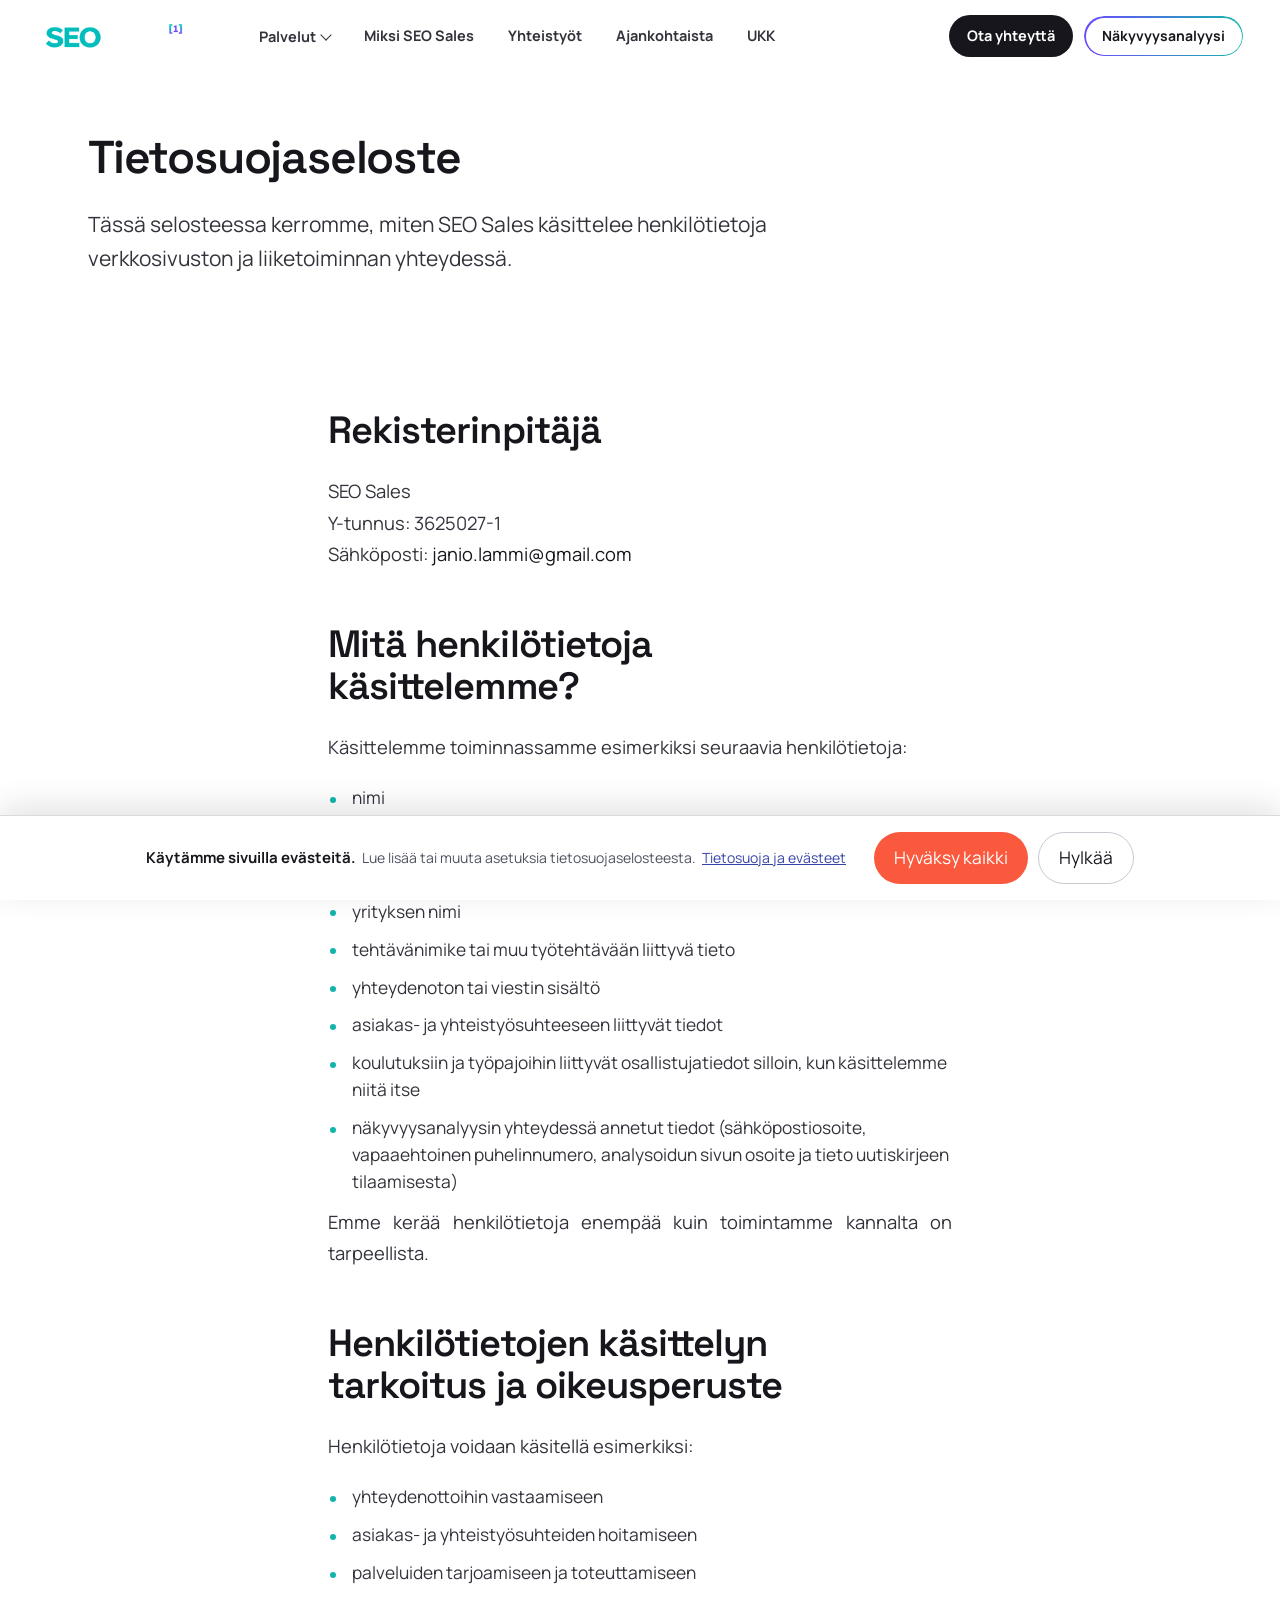
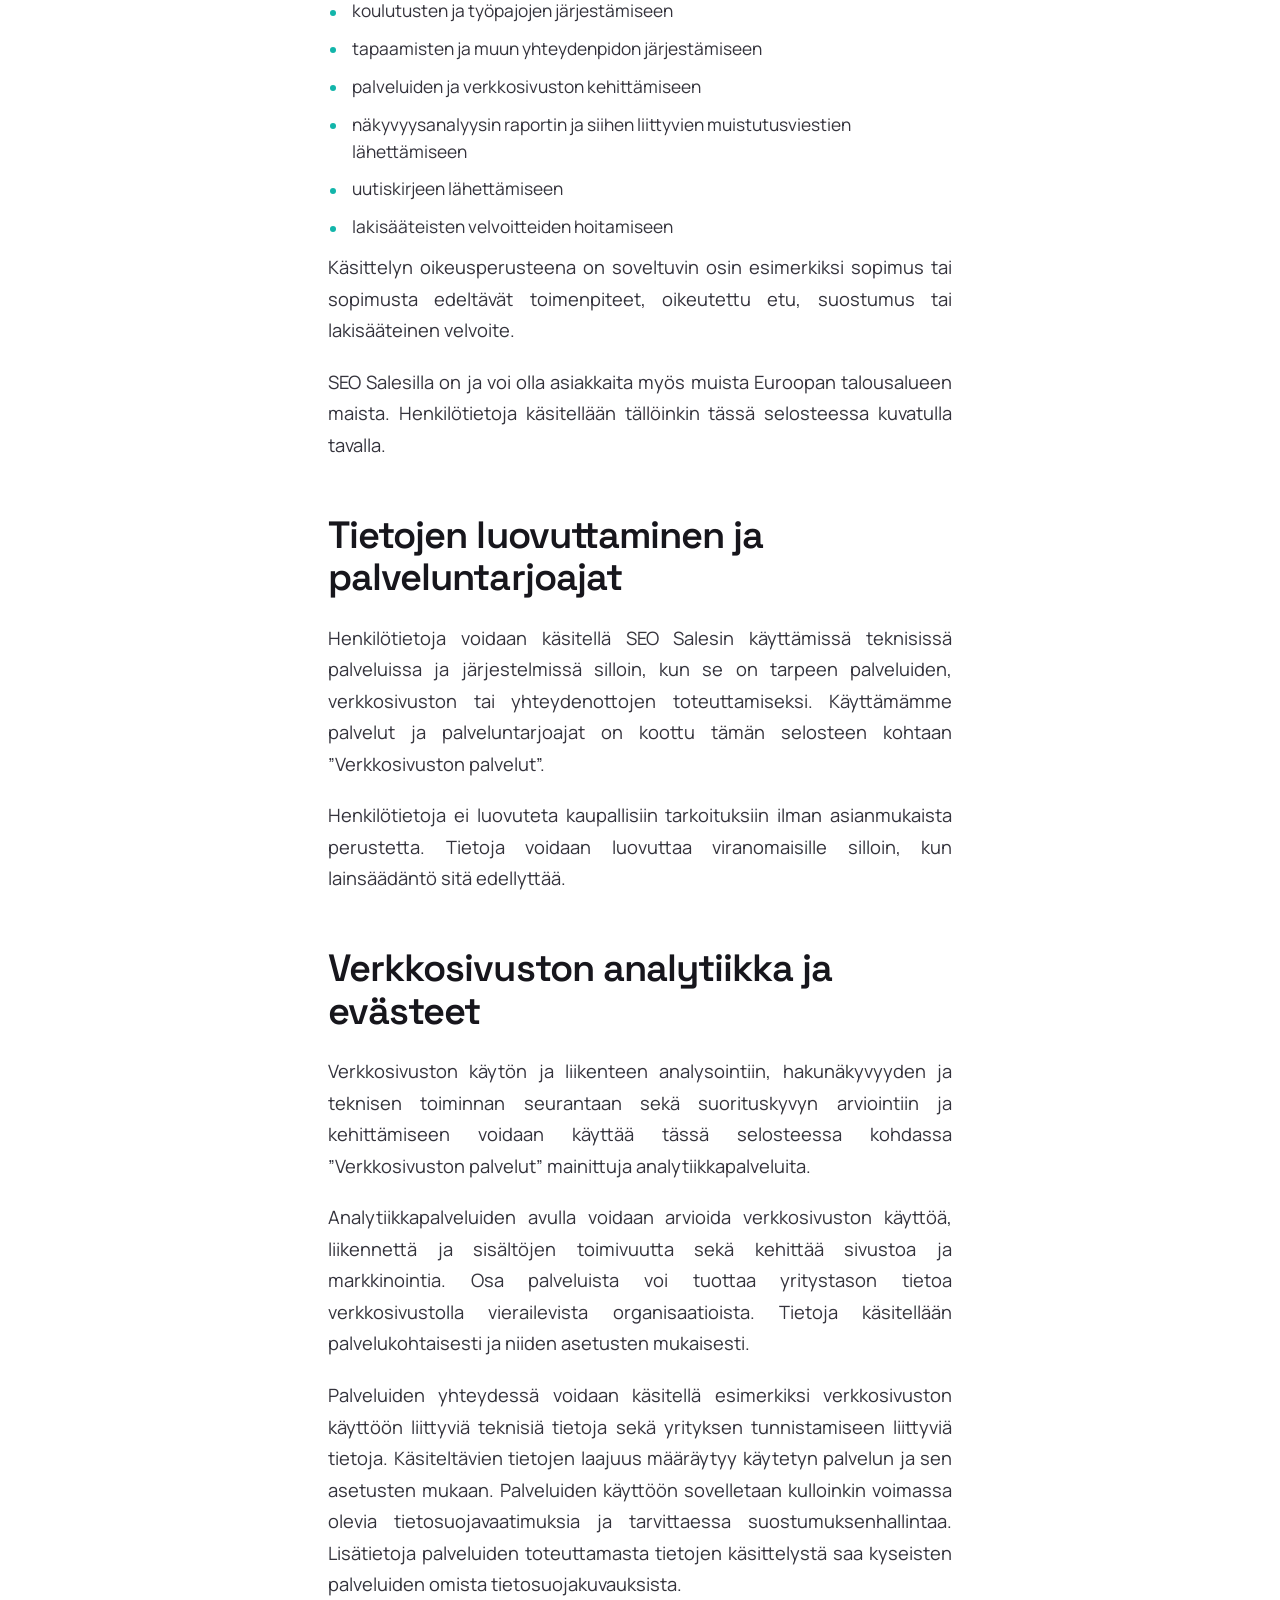
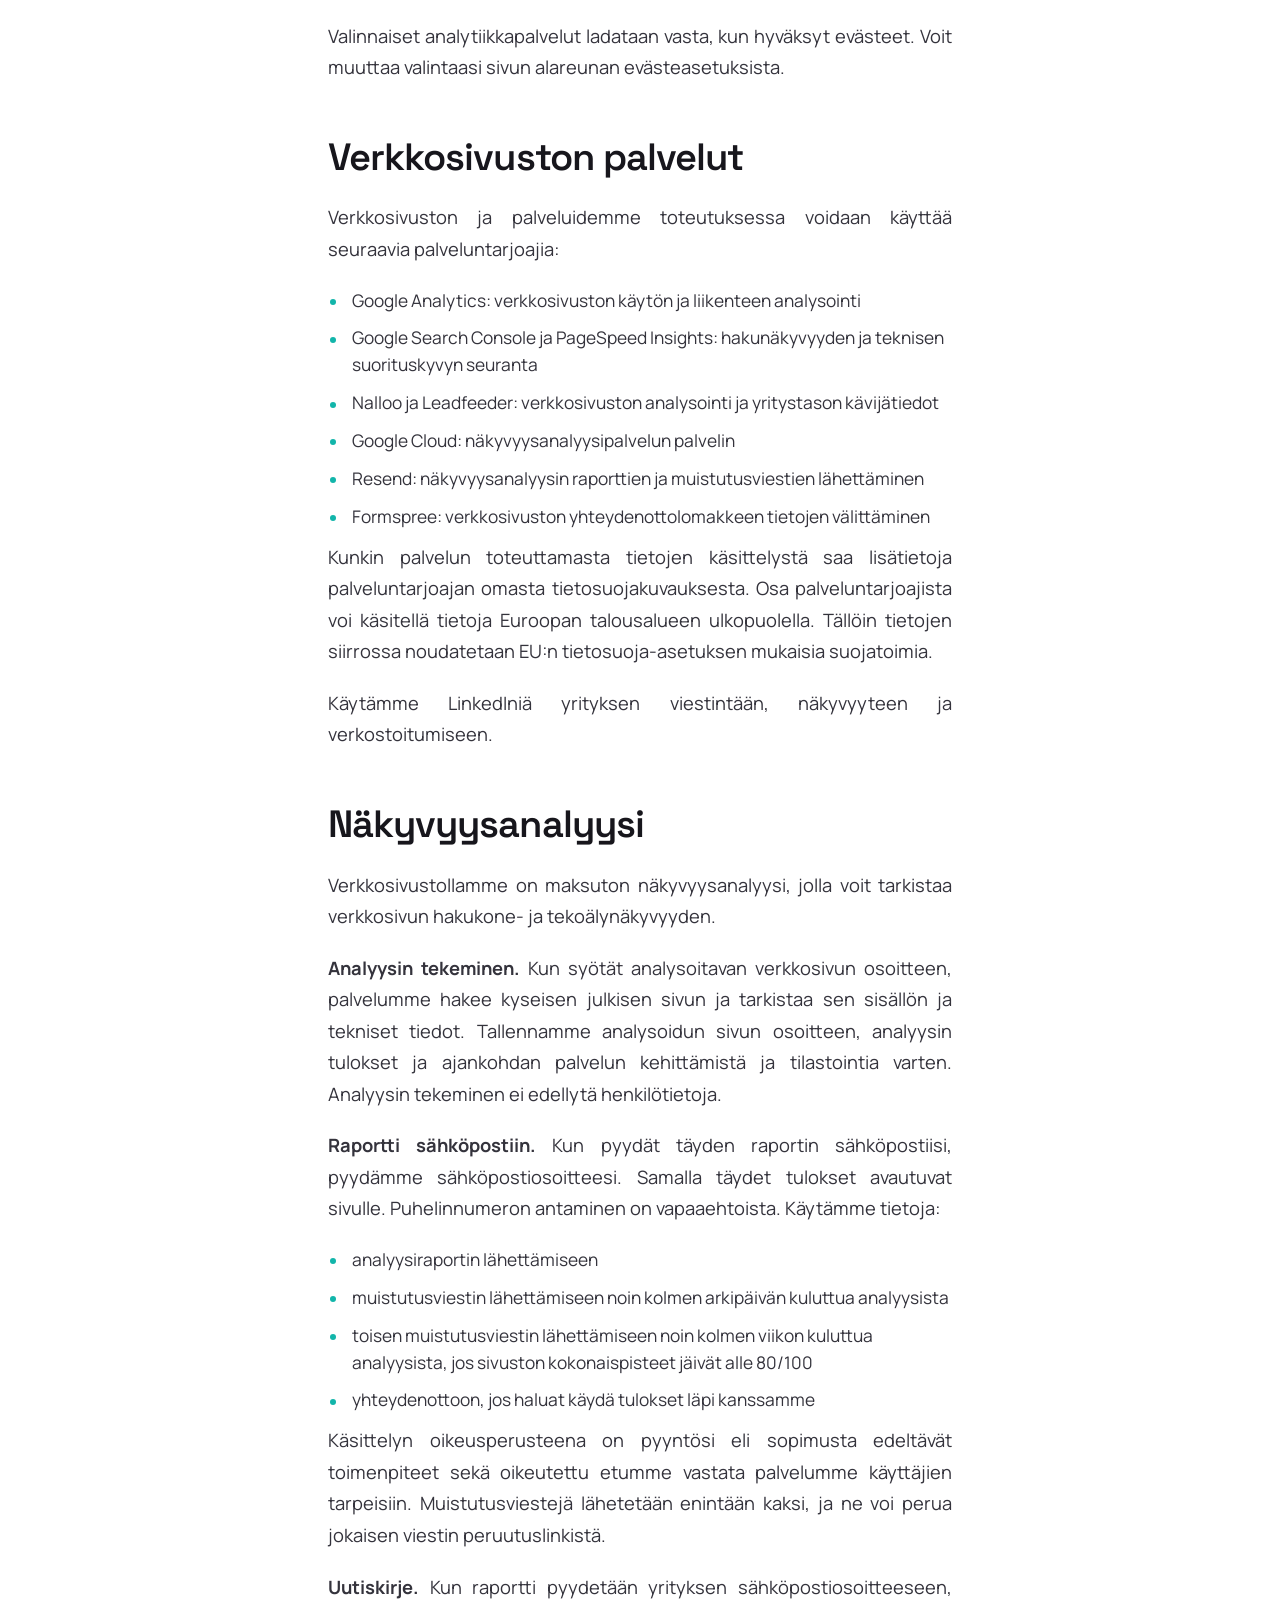
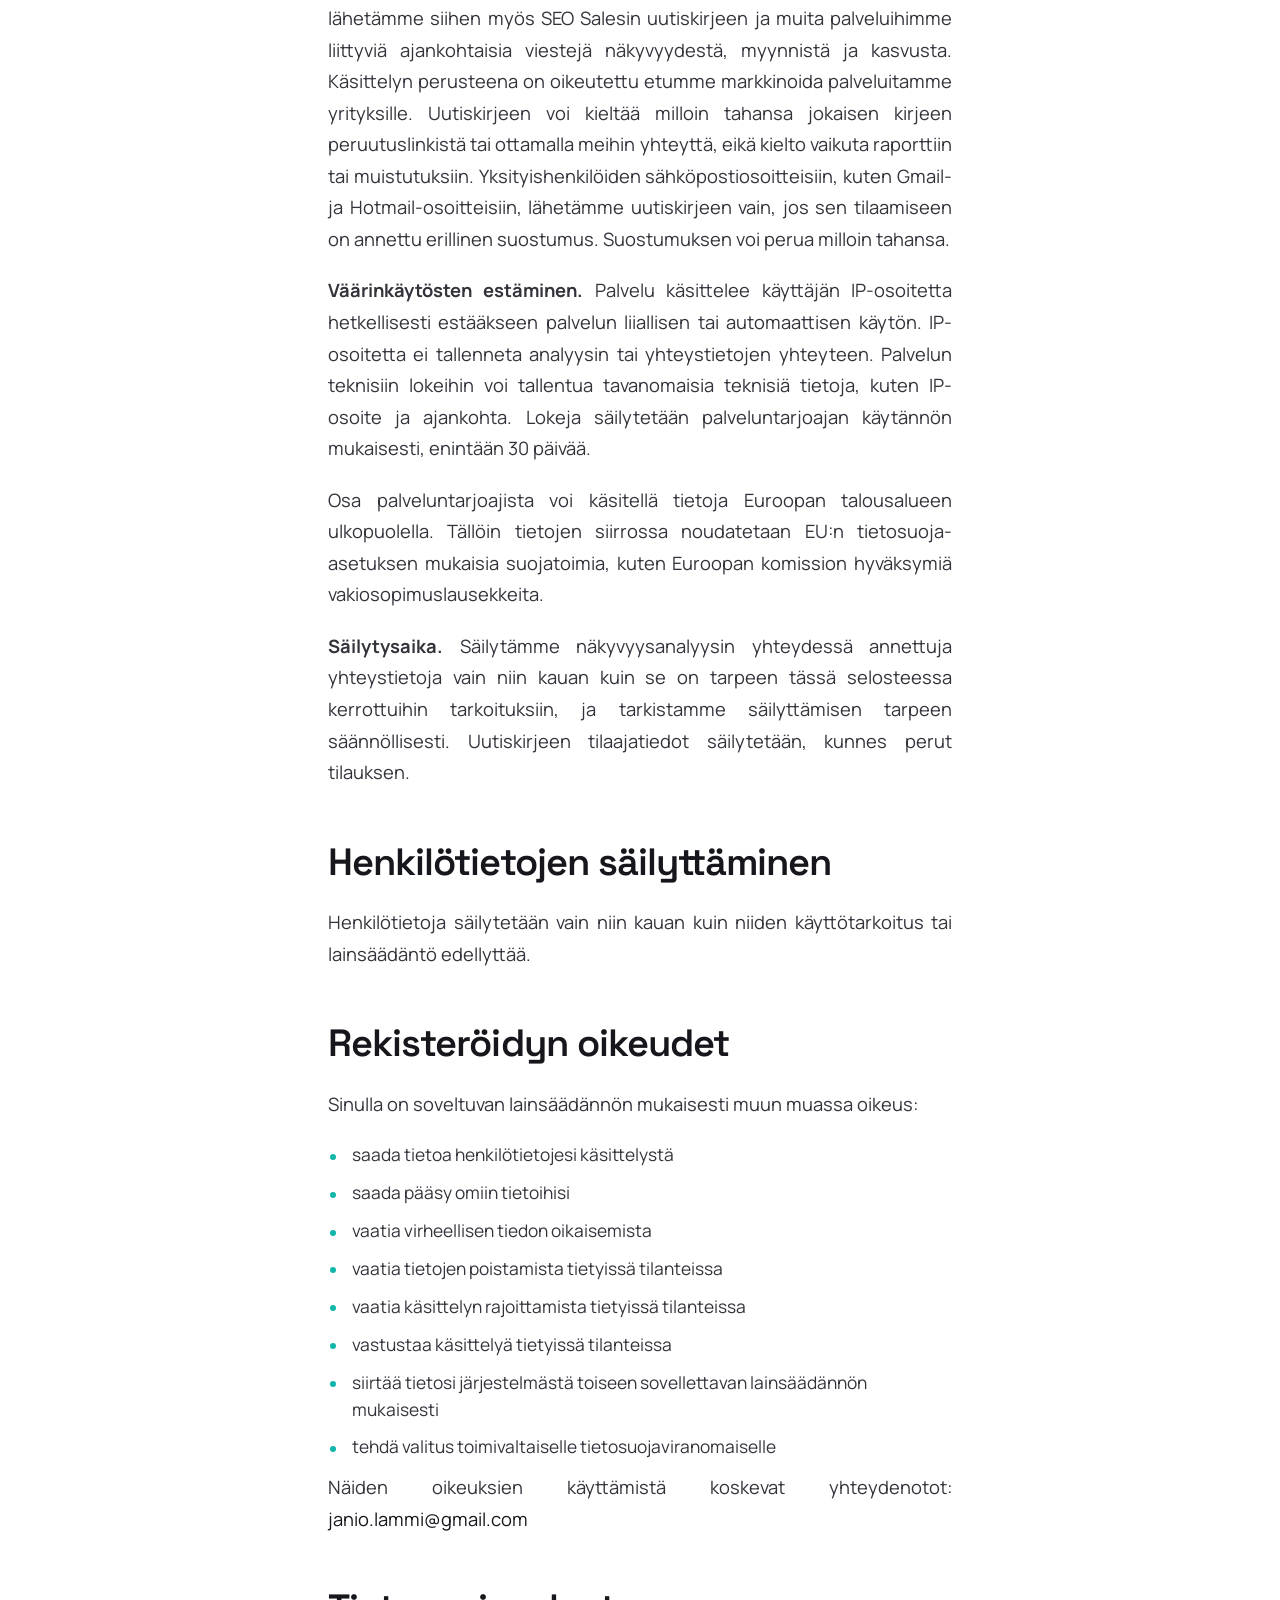
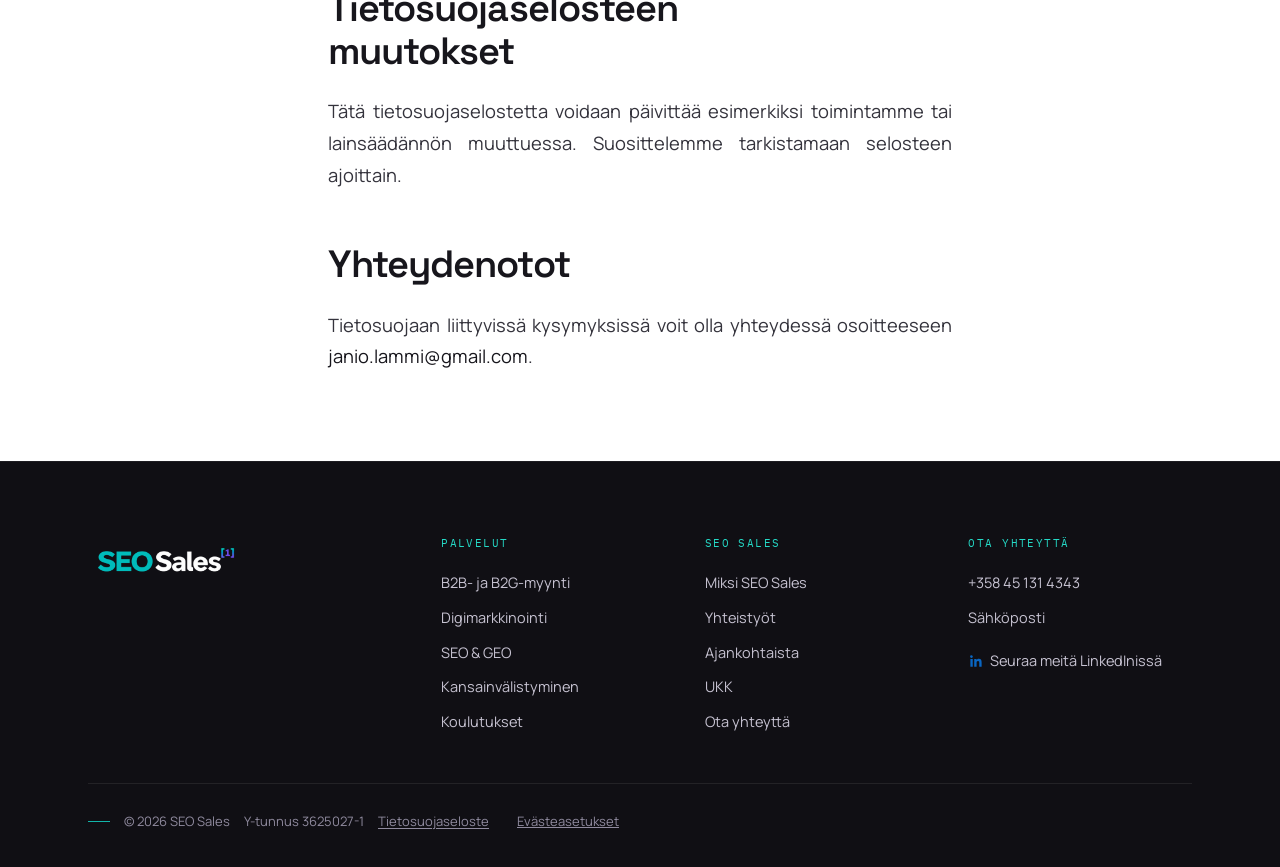
<file: tietosuojaseloste.html>
<!DOCTYPE html>
<html lang="fi">
<head>
<meta charset="UTF-8">
<meta name="trustpilot-one-time-domain-verification-id" content="46264626-d55d-4eb8-880e-04349c40adad"/>
<meta name="viewport" content="width=device-width, initial-scale=1.0">
<title>Tietosuojaseloste – SEO Sales</title>
<meta name="description" content="SEO Salesin tietosuojaseloste: mitä henkilötietoja käsittelemme, mihin tarkoitukseen ja mitkä ovat rekisteröidyn oikeudet.">
<meta name="robots" content="noindex, follow">
<link rel="canonical" href="https://seosales.fi/tietosuojaseloste.html">
<link rel="icon" type="image/png" sizes="200x200" href="seo-sales-b2b-myynti-favicon.png?v=20261113">
<link rel="preconnect" href="https://fonts.googleapis.com">
<link rel="preconnect" href="https://fonts.gstatic.com" crossorigin>
<link rel="preload" as="style" href="https://fonts.googleapis.com/css2?family=Space+Grotesk:wght@400;500;600;700&family=Manrope:wght@400;500;600;700&family=IBM+Plex+Mono:wght@400;500&display=swap" onload="this.onload=null;this.rel='stylesheet'">
<noscript><link href="https://fonts.googleapis.com/css2?family=Space+Grotesk:wght@400;500;600;700&family=Manrope:wght@400;500;600;700&family=IBM+Plex+Mono:wght@400;500&display=swap" rel="stylesheet"></noscript>
<link rel="stylesheet" href="styles.css?v=20261124-final">
<script>document.documentElement.classList.add('js')</script>
</head>
<body>

<header id="hdr">
  <div class="wrap nav">
    <a href="/" class="logo"><img src="seo-sales-b2b-myynti-yrityksen-kasvu-valkoinen.svg" alt="SEO Sales"></a>
    <nav class="nav-links">
      <div class="dropdown">
        <button type="button" aria-haspopup="true">Palvelut <span class="caret" aria-hidden="true"></span></button>
        <div class="dropmenu">
          <a href="b2b-myynti.html">B2B- ja B2G-myynti</a>
          <a href="digimarkkinointi.html">Digimarkkinointi</a>
          <a href="seo-ja-geo.html">SEO &amp; GEO</a>
          <a href="kansainvalistyminen.html">Kansainvälistyminen</a>
          <a href="koulutukset.html">Koulutukset</a>
        </div>
      </div>
      <a href="miksi-seo-sales.html">Miksi SEO Sales</a>
      <a href="yhteistyot.html">Yhteistyöt</a>
      <a href="ajankohtaista.html">Ajankohtaista</a>
      <a href="ukk.html">UKK</a>
      <a href="yhteys.html">Ota yhteyttä</a>
      <a href="nakyvyysanalyysi.html" class="nav-cta nav-cta--analyysi">Näkyvyysanalyysi</a>
    </nav>
    <button class="menu-btn" aria-label="Valikko" aria-expanded="false"><span></span><span></span><span></span></button>
  </div>
</header>

<section class="page-hero pt-60">
  <div class="wrap">
    <h1 class="reveal d1">Tietosuojaseloste</h1>
    <p class="intro reveal d2">Tässä selosteessa kerromme, miten SEO Sales käsittelee henkilötietoja verkkosivuston ja liiketoiminnan yhteydessä.</p>
  </div>
</section>

<section class="svc-body">
  <div class="wrap maxw-720">

    <h2 class="reveal">Rekisterinpitäjä</h2>
    <p class="reveal">SEO Sales<br>Y-tunnus: 3625027-1<br>Sähköposti: <a href="mailto:janio.lammi@gmail.com">janio.lammi@gmail.com</a></p>

    <h2 class="reveal mt-52">Mitä henkilötietoja käsittelemme?</h2>
    <p class="reveal">Käsittelemme toiminnassamme esimerkiksi seuraavia henkilötietoja:</p>
    <ul class="disclist reveal">
      <li>nimi</li>
      <li>sähköpostiosoite</li>
      <li>puhelinnumero</li>
      <li>yrityksen nimi</li>
      <li>tehtävänimike tai muu työtehtävään liittyvä tieto</li>
      <li>yhteydenoton tai viestin sisältö</li>
      <li>asiakas- ja yhteistyösuhteeseen liittyvät tiedot</li>
      <li>koulutuksiin ja työpajoihin liittyvät osallistujatiedot silloin, kun käsittelemme niitä itse</li>
      <li>näkyvyysanalyysin yhteydessä annetut tiedot (sähköpostiosoite, vapaaehtoinen puhelinnumero, analysoidun sivun osoite ja tieto uutiskirjeen tilaamisesta)</li>
    </ul>
    <p class="reveal">Emme kerää henkilötietoja enempää kuin toimintamme kannalta on tarpeellista.</p>

    <h2 class="reveal mt-52">Henkilötietojen käsittelyn tarkoitus ja oikeusperuste</h2>
    <p class="reveal">Henkilötietoja voidaan käsitellä esimerkiksi:</p>
    <ul class="disclist reveal">
      <li>yhteydenottoihin vastaamiseen</li>
      <li>asiakas- ja yhteistyösuhteiden hoitamiseen</li>
      <li>palveluiden tarjoamiseen ja toteuttamiseen</li>
      <li>koulutusten ja työpajojen järjestämiseen</li>
      <li>tapaamisten ja muun yhteydenpidon järjestämiseen</li>
      <li>palveluiden ja verkkosivuston kehittämiseen</li>
      <li>näkyvyysanalyysin raportin ja siihen liittyvien muistutusviestien lähettämiseen</li>
      <li>uutiskirjeen lähettämiseen</li>
      <li>lakisääteisten velvoitteiden hoitamiseen</li>
    </ul>
    <p class="reveal">Käsittelyn oikeusperusteena on soveltuvin osin esimerkiksi sopimus tai sopimusta edeltävät toimenpiteet, oikeutettu etu, suostumus tai lakisääteinen velvoite.</p>
    <p class="reveal">SEO Salesilla on ja voi olla asiakkaita myös muista Euroopan talousalueen maista. Henkilötietoja käsitellään tällöinkin tässä selosteessa kuvatulla tavalla.</p>

    <h2 class="reveal mt-52">Tietojen luovuttaminen ja palveluntarjoajat</h2>
    <p class="reveal">Henkilötietoja voidaan käsitellä SEO Salesin käyttämissä teknisissä palveluissa ja järjestelmissä silloin, kun se on tarpeen palveluiden, verkkosivuston tai yhteydenottojen toteuttamiseksi. Käyttämämme palvelut ja palveluntarjoajat on koottu tämän selosteen kohtaan ”Verkkosivuston palvelut”.</p>
    <p class="reveal">Henkilötietoja ei luovuteta kaupallisiin tarkoituksiin ilman asianmukaista perustetta. Tietoja voidaan luovuttaa viranomaisille silloin, kun lainsäädäntö sitä edellyttää.</p>

    <h2 class="reveal mt-52">Verkkosivuston analytiikka ja evästeet</h2>
    <p class="reveal">Verkkosivuston käytön ja liikenteen analysointiin, hakunäkyvyyden ja teknisen toiminnan seurantaan sekä suorituskyvyn arviointiin ja kehittämiseen voidaan käyttää tässä selosteessa kohdassa ”Verkkosivuston palvelut” mainittuja analytiikkapalveluita.</p>
    <p class="reveal">Analytiikkapalveluiden avulla voidaan arvioida verkkosivuston käyttöä, liikennettä ja sisältöjen toimivuutta sekä kehittää sivustoa ja markkinointia. Osa palveluista voi tuottaa yritystason tietoa verkkosivustolla vierailevista organisaatioista. Tietoja käsitellään palvelukohtaisesti ja niiden asetusten mukaisesti.</p>
    <p class="reveal">Palveluiden yhteydessä voidaan käsitellä esimerkiksi verkkosivuston käyttöön liittyviä teknisiä tietoja sekä yrityksen tunnistamiseen liittyviä tietoja. Käsiteltävien tietojen laajuus määräytyy käytetyn palvelun ja sen asetusten mukaan. Palveluiden käyttöön sovelletaan kulloinkin voimassa olevia tietosuojavaatimuksia ja tarvittaessa suostumuksenhallintaa. Lisätietoja palveluiden toteuttamasta tietojen käsittelystä saa kyseisten palveluiden omista tietosuojakuvauksista.</p>
    <p class="reveal">Valinnaiset analytiikkapalvelut ladataan vasta, kun hyväksyt evästeet. Voit muuttaa valintaasi sivun alareunan evästeasetuksista.</p>
    <h2 class="reveal mt-52">Verkkosivuston palvelut</h2>
    <p class="reveal">Verkkosivuston ja palveluidemme toteutuksessa voidaan käyttää seuraavia palveluntarjoajia:</p>
    <ul class="disclist reveal">
      <li>Google Analytics: verkkosivuston käytön ja liikenteen analysointi</li>
      <li>Google Search Console ja PageSpeed Insights: hakunäkyvyyden ja teknisen suorituskyvyn seuranta</li>
      <li>Nalloo ja Leadfeeder: verkkosivuston analysointi ja yritystason kävijätiedot</li>
      <li>Google Cloud: näkyvyysanalyysipalvelun palvelin</li>
      <li>Resend: näkyvyysanalyysin raporttien ja muistutusviestien lähettäminen</li>
      <li>Formspree: verkkosivuston yhteydenottolomakkeen tietojen välittäminen</li>
    </ul>
    <p class="reveal">Kunkin palvelun toteuttamasta tietojen käsittelystä saa lisätietoja palveluntarjoajan omasta tietosuojakuvauksesta. Osa palveluntarjoajista voi käsitellä tietoja Euroopan talousalueen ulkopuolella. Tällöin tietojen siirrossa noudatetaan EU:n tietosuoja-asetuksen mukaisia suojatoimia.</p>
    <p class="reveal">Käytämme LinkedIniä yrityksen viestintään, näkyvyyteen ja verkostoitumiseen.</p>

    <h2 class="reveal mt-52">Näkyvyysanalyysi</h2>
    <p class="reveal">Verkkosivustollamme on maksuton näkyvyysanalyysi, jolla voit tarkistaa verkkosivun hakukone- ja tekoälynäkyvyyden.</p>
    <p class="reveal"><strong>Analyysin tekeminen.</strong> Kun syötät analysoitavan verkkosivun osoitteen, palvelumme hakee kyseisen julkisen sivun ja tarkistaa sen sisällön ja tekniset tiedot. Tallennamme analysoidun sivun osoitteen, analyysin tulokset ja ajankohdan palvelun kehittämistä ja tilastointia varten. Analyysin tekeminen ei edellytä henkilötietoja.</p>
    <p class="reveal"><strong>Raportti sähköpostiin.</strong> Kun pyydät täyden raportin sähköpostiisi, pyydämme sähköpostiosoitteesi. Samalla täydet tulokset avautuvat sivulle. Puhelinnumeron antaminen on vapaaehtoista. Käytämme tietoja:</p>
    <ul class="disclist reveal">
      <li>analyysiraportin lähettämiseen</li>
      <li>muistutusviestin lähettämiseen noin kolmen arkipäivän kuluttua analyysista</li>
      <li>toisen muistutusviestin lähettämiseen noin kolmen viikon kuluttua analyysista, jos sivuston kokonaispisteet jäivät alle 80/100</li>
      <li>yhteydenottoon, jos haluat käydä tulokset läpi kanssamme</li>
    </ul>
    <p class="reveal">Käsittelyn oikeusperusteena on pyyntösi eli sopimusta edeltävät toimenpiteet sekä oikeutettu etumme vastata palvelumme käyttäjien tarpeisiin. Muistutusviestejä lähetetään enintään kaksi, ja ne voi perua jokaisen viestin peruutuslinkistä.</p>
    <p class="reveal"><strong>Uutiskirje.</strong> Kun raportti pyydetään yrityksen sähköpostiosoitteeseen, lähetämme siihen myös SEO Salesin uutiskirjeen ja muita palveluihimme liittyviä ajankohtaisia viestejä näkyvyydestä, myynnistä ja kasvusta. Käsittelyn perusteena on oikeutettu etumme markkinoida palveluitamme yrityksille. Uutiskirjeen voi kieltää milloin tahansa jokaisen kirjeen peruutuslinkistä tai ottamalla meihin yhteyttä, eikä kielto vaikuta raporttiin tai muistutuksiin. Yksityishenkilöiden sähköpostiosoitteisiin, kuten Gmail- ja Hotmail-osoitteisiin, lähetämme uutiskirjeen vain, jos sen tilaamiseen on annettu erillinen suostumus. Suostumuksen voi perua milloin tahansa.</p>
    <p class="reveal"><strong>Väärinkäytösten estäminen.</strong> Palvelu käsittelee käyttäjän IP-osoitetta hetkellisesti estääkseen palvelun liiallisen tai automaattisen käytön. IP-osoitetta ei tallenneta analyysin tai yhteystietojen yhteyteen. Palvelun teknisiin lokeihin voi tallentua tavanomaisia teknisiä tietoja, kuten IP-osoite ja ajankohta. Lokeja säilytetään palveluntarjoajan käytännön mukaisesti, enintään 30 päivää.</p>
    <p class="reveal">Osa palveluntarjoajista voi käsitellä tietoja Euroopan talousalueen ulkopuolella. Tällöin tietojen siirrossa noudatetaan EU:n tietosuoja-asetuksen mukaisia suojatoimia, kuten Euroopan komission hyväksymiä vakiosopimuslausekkeita.</p>
    <p class="reveal"><strong>Säilytysaika.</strong> Säilytämme näkyvyysanalyysin yhteydessä annettuja yhteystietoja vain niin kauan kuin se on tarpeen tässä selosteessa kerrottuihin tarkoituksiin, ja tarkistamme säilyttämisen tarpeen säännöllisesti. Uutiskirjeen tilaajatiedot säilytetään, kunnes perut tilauksen.</p>

    <h2 class="reveal mt-52">Henkilötietojen säilyttäminen</h2>
    <p class="reveal">Henkilötietoja säilytetään vain niin kauan kuin niiden käyttötarkoitus tai lainsäädäntö edellyttää.</p>

    <h2 class="reveal mt-52">Rekisteröidyn oikeudet</h2>
    <p class="reveal">Sinulla on soveltuvan lainsäädännön mukaisesti muun muassa oikeus:</p>
    <ul class="disclist reveal">
      <li>saada tietoa henkilötietojesi käsittelystä</li>
      <li>saada pääsy omiin tietoihisi</li>
      <li>vaatia virheellisen tiedon oikaisemista</li>
      <li>vaatia tietojen poistamista tietyissä tilanteissa</li>
      <li>vaatia käsittelyn rajoittamista tietyissä tilanteissa</li>
      <li>vastustaa käsittelyä tietyissä tilanteissa</li>
      <li>siirtää tietosi järjestelmästä toiseen sovellettavan lainsäädännön mukaisesti</li>
      <li>tehdä valitus toimivaltaiselle tietosuojaviranomaiselle</li>
    </ul>
    <p class="reveal">Näiden oikeuksien käyttämistä koskevat yhteydenotot: <a href="mailto:janio.lammi@gmail.com">janio.lammi@gmail.com</a></p>

    <h2 class="reveal mt-52">Tietosuojaselosteen muutokset</h2>
    <p class="reveal">Tätä tietosuojaselostetta voidaan päivittää esimerkiksi toimintamme tai lainsäädännön muuttuessa. Suosittelemme tarkistamaan selosteen ajoittain.</p>

    <h2 class="reveal mt-52">Yhteydenotot</h2>
    <p class="reveal">Tietosuojaan liittyvissä kysymyksissä voit olla yhteydessä osoitteeseen <a href="mailto:janio.lammi@gmail.com">janio.lammi@gmail.com</a>.</p>

  </div>
</section>

<footer>
  <div class="wrap">
    <div class="foot-grid">
      <div class="foot-brand">
        <a href="/" class="logo"><img src="seo-sales-b2b-myynti-yrityksen-kasvu-valkoinen.svg" alt="SEO Sales"></a>
      </div>
      <nav class="foot-col foot-col--palvelut" aria-label="Palvelut">
        <div class="foot-h">Palvelut</div>
        <a href="b2b-myynti.html">B2B- ja B2G-myynti</a>
        <a href="digimarkkinointi.html">Digimarkkinointi</a>
        <a href="seo-ja-geo.html">SEO &amp; GEO</a>
        <a href="kansainvalistyminen.html">Kansainvälistyminen</a>
        <a href="koulutukset.html">Koulutukset</a>
      </nav>
      <nav class="foot-col foot-col--brand" aria-label="SEO Sales">
        <div class="foot-h">SEO Sales</div>
        <a href="miksi-seo-sales.html">Miksi SEO Sales</a>
        <a href="yhteistyot.html">Yhteistyöt</a>
        <a href="ajankohtaista.html">Ajankohtaista</a>
        <a href="ukk.html">UKK</a>
        <a href="yhteys.html">Ota yhteyttä</a>
      </nav>
      <div class="foot-col foot-col--contact">
        <div class="foot-h">Ota yhteyttä</div>
        <a href="tel:+358451314343">+358 45 131 4343</a>
        <a href="mailto:janio.lammi@gmail.com">Sähköposti</a>

        <a href="https://www.linkedin.com/company/seo-sales/" target="_blank" rel="noopener" class="foot-linkedin"><svg width="16" height="16" viewBox="0 0 24 24" fill="#0A66C2" aria-hidden="true"><path d="M20.45 20.45h-3.56v-5.57c0-1.33-.02-3.04-1.85-3.04-1.86 0-2.14 1.45-2.14 2.94v5.67H9.34V9h3.41v1.56h.05c.48-.9 1.64-1.85 3.38-1.85 3.6 0 4.27 2.37 4.27 5.46v6.28zM5.34 7.43a2.07 2.07 0 1 1 0-4.13 2.07 2.07 0 0 1 0 4.13zM7.12 20.45H3.56V9h3.56v11.45z"/></svg><span>Seuraa meitä LinkedInissä</span></a>
      </div>
    </div>
    <div class="foot-bottom"><span class="foot-tick" aria-hidden="true"></span><span>© 2026 SEO Sales</span><span>Y-tunnus 3625027-1</span><a href="tietosuojaseloste.html" class="foot-privacy">Tietosuojaseloste</a></div>
  </div>
</footer>

<script src="script.js?v=20261015"></script>
<script src="leadfeeder-consent.js?v=20261107"></script>
</body>
</html>
</file>
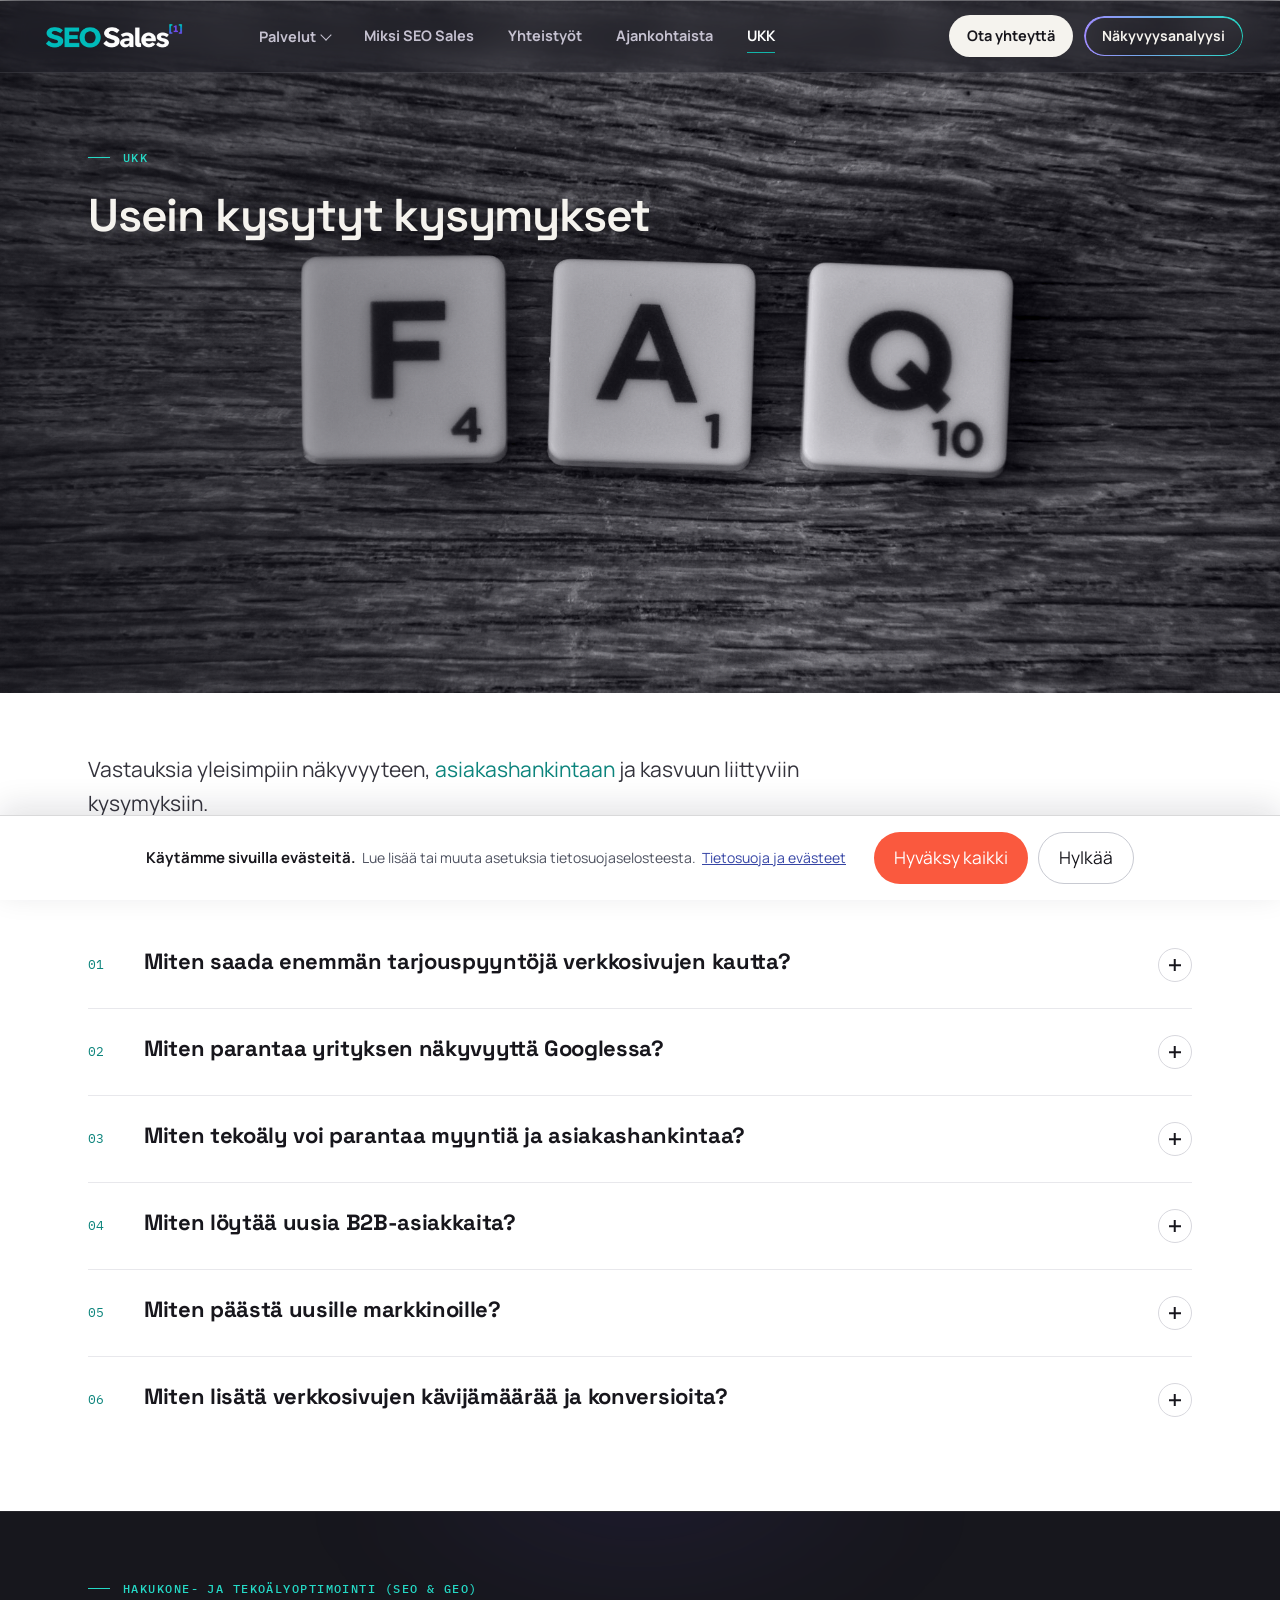
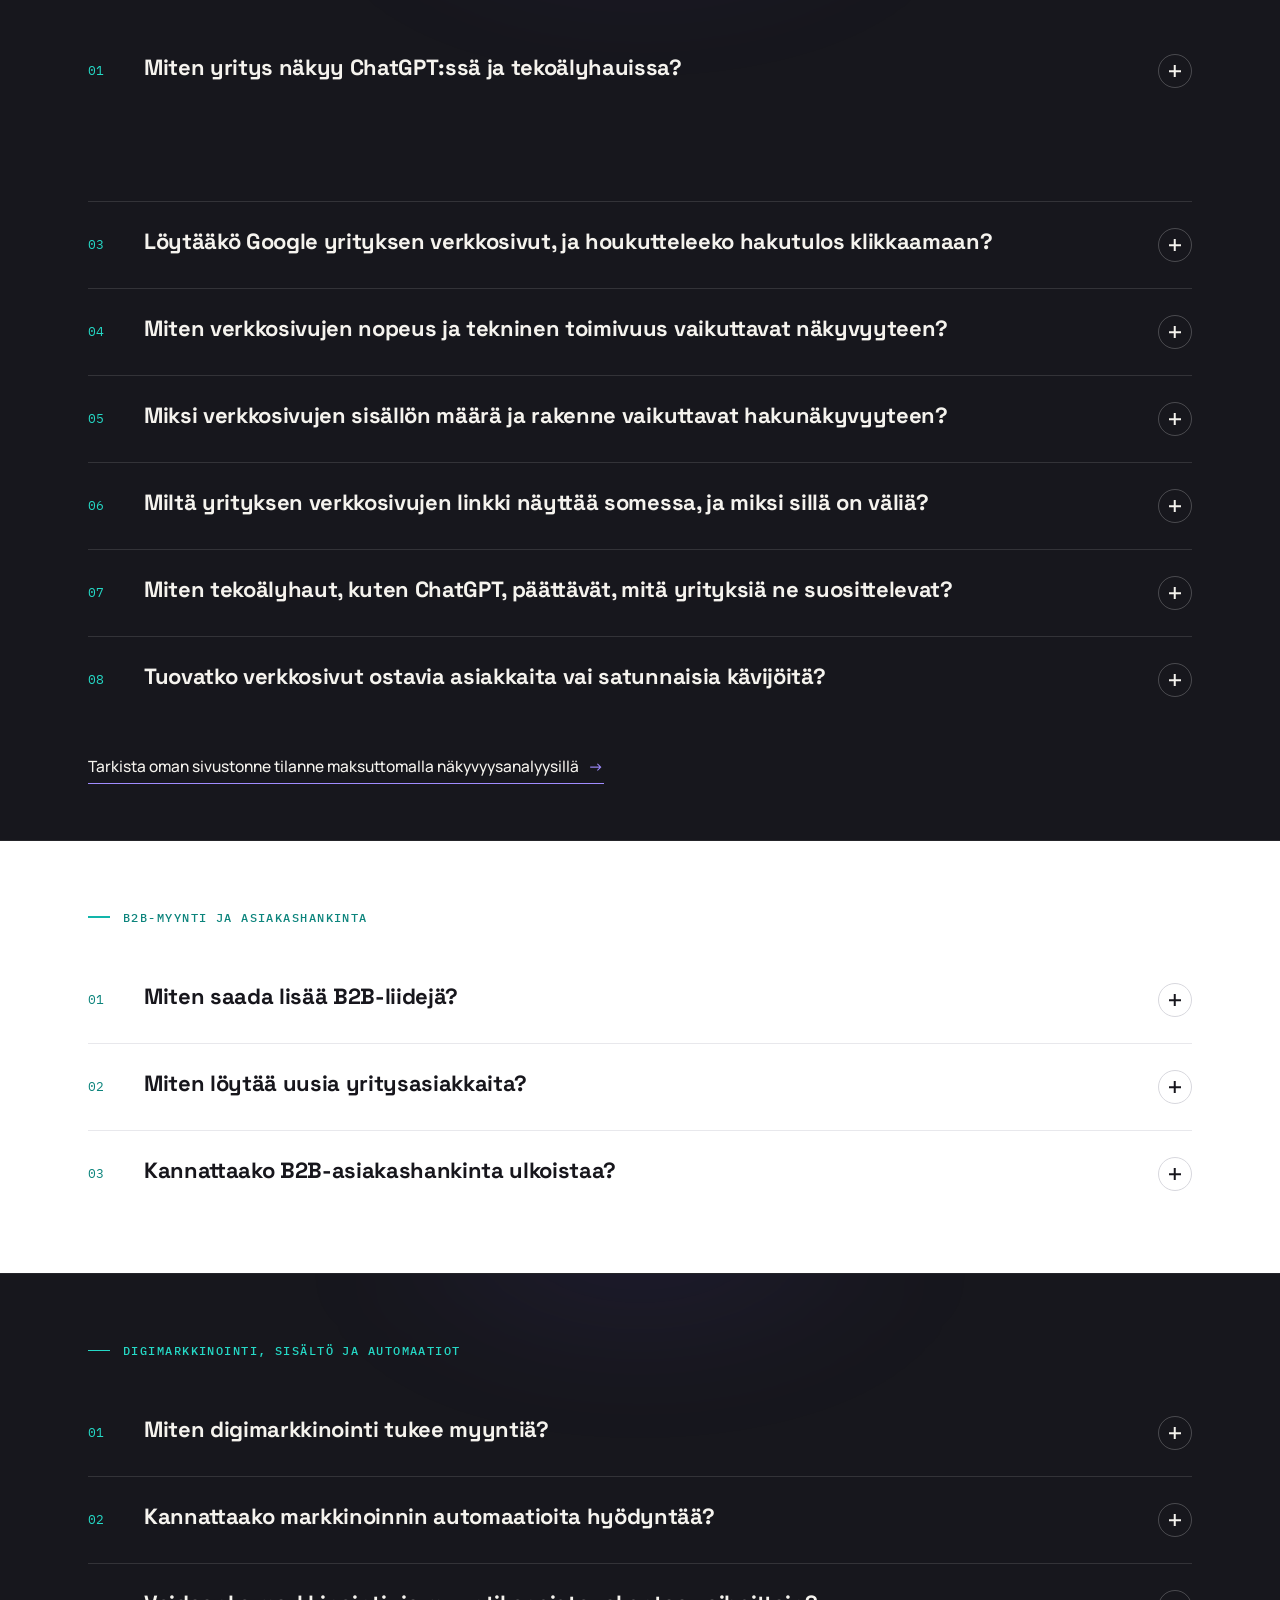
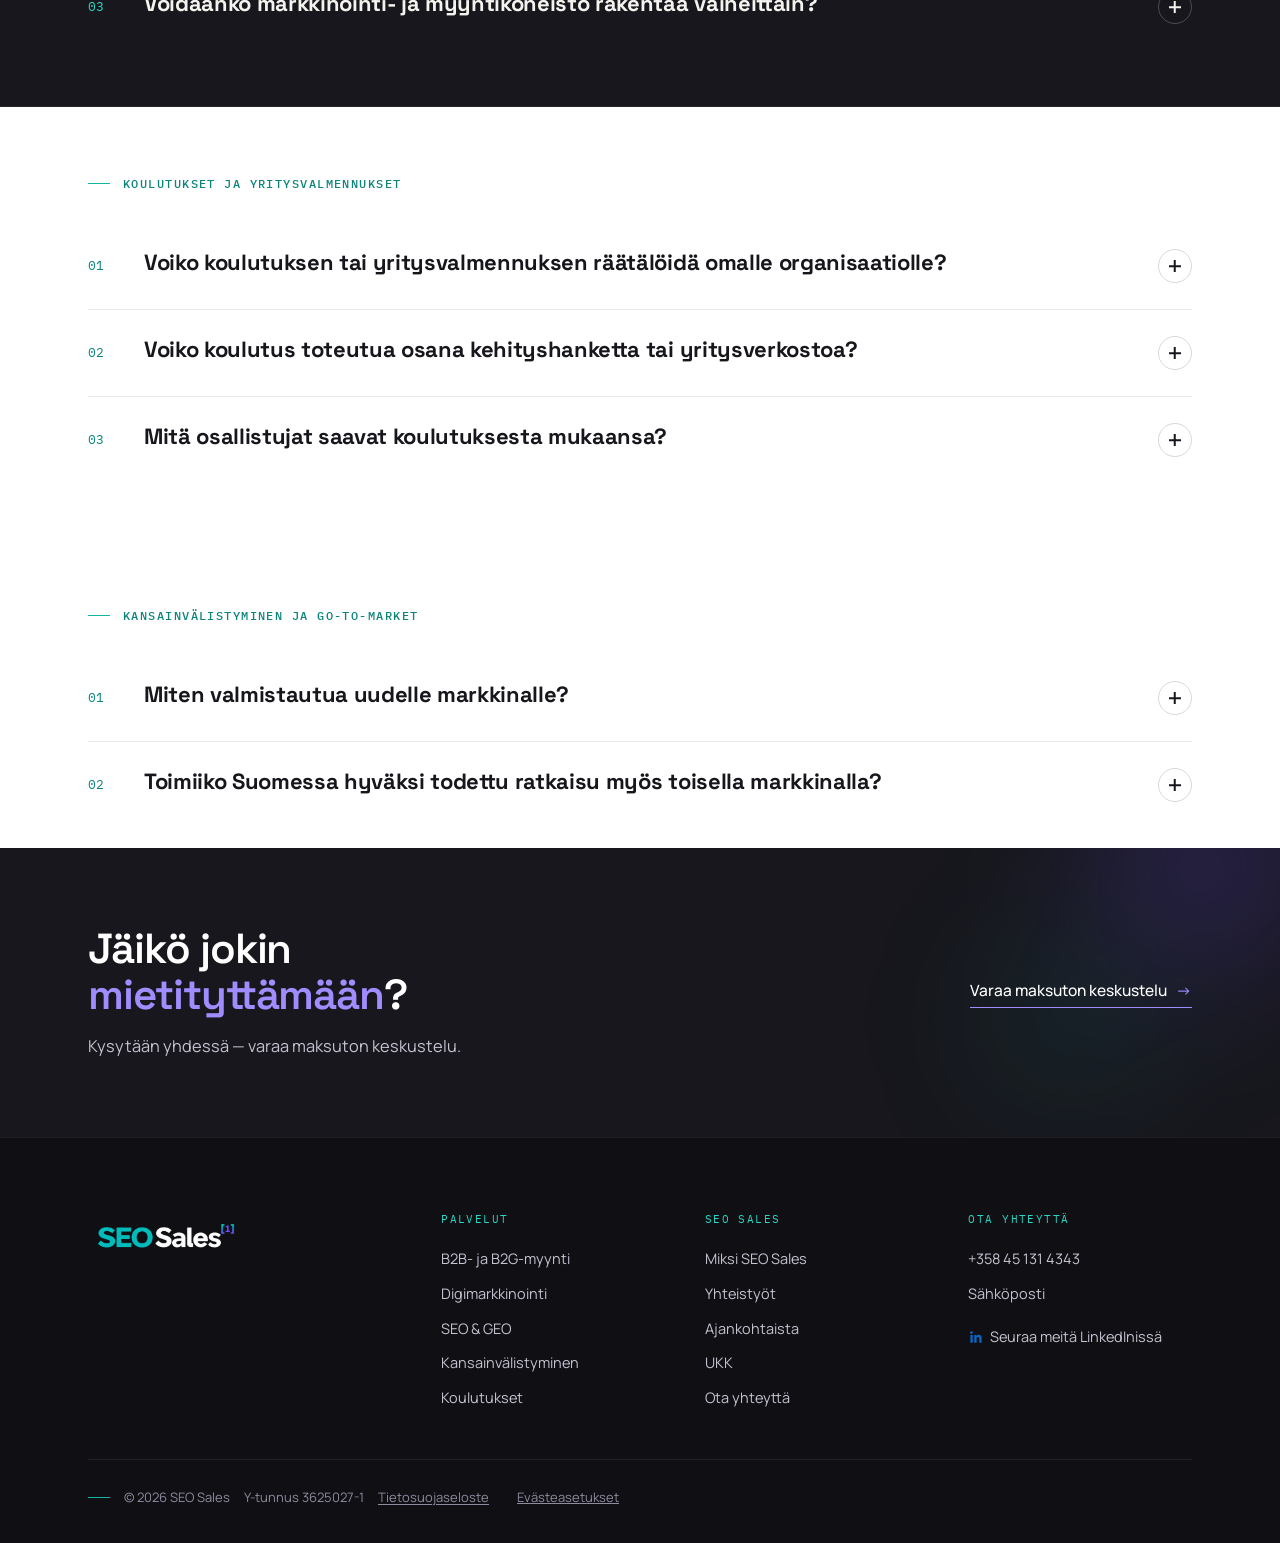
<file: ukk.html>
<!DOCTYPE html>
<html lang="fi">
<head>
<meta charset="UTF-8">
<meta name="trustpilot-one-time-domain-verification-id" content="46264626-d55d-4eb8-880e-04349c40adad"/>
<meta name="viewport" content="width=device-width, initial-scale=1.0">
<title>Usein kysyttyä | SEO Sales</title>
<meta name="description" content="Vastauksia SEO Salesin palveluihin, B2B-myyntiin, asiakashankintaan, SEO:hon, GEO:on ja yhteistyöhön liittyviin kysymyksiin.">
<link rel="canonical" href="https://seosales.fi/ukk.html">
<link rel="icon" type="image/png" sizes="200x200" href="seo-sales-b2b-myynti-favicon.png?v=20261113">
<meta property="og:type" content="website">
<meta property="og:site_name" content="SEO Sales">
<meta property="og:locale" content="fi_FI">
<meta property="og:title" content="Usein kysyttyä | SEO Sales">
<meta property="og:description" content="Vastauksia SEO Salesin palveluihin, B2B-myyntiin, asiakashankintaan, SEO:hon, GEO:on ja yhteistyöhön liittyviin kysymyksiin.">
<meta property="og:url" content="https://seosales.fi/ukk.html">
<meta property="og:image" content="https://seosales.fi/seo-sales-og-kuva.png">
<meta name="twitter:card" content="summary_large_image">
<meta name="twitter:title" content="Usein kysyttyä | SEO Sales">
<meta name="twitter:description" content="Vastauksia SEO Salesin palveluihin, B2B-myyntiin, asiakashankintaan, SEO:hon, GEO:on ja yhteistyöhön liittyviin kysymyksiin.">
<meta name="twitter:image" content="https://seosales.fi/seo-sales-og-kuva.png">
<script type="application/ld+json">
{"@context":"https://schema.org","@graph":[
{"@type":"ProfessionalService","@id":"https://seosales.fi/#org","name":"SEO Sales","url":"https://seosales.fi/","email":"janio.lammi@gmail.com","telephone":"+358451314343","sameAs":["https://www.linkedin.com/in/lammiconsulting"]},
{"@type":"FAQPage","mainEntity":[
{"@type":"Question","name":"Miten saada enemmän tarjouspyyntöjä verkkosivujen kautta?","acceptedAnswer":{"@type":"Answer","text":"Enemmän tarjouspyyntöjä syntyy, kun verkkosivut löytyvät hakukoneista, vastaavat asiakkaiden kysymyksiin ja ohjaavat kävijän ottamaan yhteyttä. Hakukoneoptimointi (SEO), laadukas sisältö, selkeät toimintakehotukset (CTA) sekä hyvä käyttäjäkokemus vaikuttavat suoraan verkkosivujen konversioihin ja liidien määrään."}},
{"@type":"Question","name":"Miten parantaa yrityksen näkyvyyttä Googlessa?","acceptedAnswer":{"@type":"Answer","text":"Yrityksen näkyvyyttä Googlessa voidaan parantaa hakukoneoptimoinnilla, laadukkaalla sisällöllä, oikeilla hakusanoilla sekä teknisesti toimivilla verkkosivuilla. Mitä paremmin verkkosivut vastaavat asiakkaiden hakuihin, sitä paremmin ne näkyvät hakutuloksissa."}},
{"@type":"Question","name":"Miten tekoäly voi parantaa myyntiä ja asiakashankintaa?","acceptedAnswer":{"@type":"Answer","text":"Tekoäly auttaa tunnistamaan asiakkaiden tarpeita, tuottamaan sisältöä, automatisoimaan työvaiheita sekä parantamaan näkyvyyttä hakukoneissa ja tekoälyhauissa. Yhä useampi asiakas etsii tietoa ChatGPT:n ja muiden AI-palveluiden kautta, mikä tekee GEO:sta tärkeän osan nykyaikaista asiakashankintaa."}},
{"@type":"Question","name":"Miten löytää uusia B2B-asiakkaita?","acceptedAnswer":{"@type":"Answer","text":"Uusia B2B-asiakkaita löytyy yhdistämällä hakukonenäkyvyys, kohdennettu asiakashankinta, sisältömarkkinointi ja aktiivinen myyntityö. Parhaat tulokset syntyvät silloin, kun oikeat päättäjät tavoitetaan oikealla viestillä oikeaan aikaan."}},
{"@type":"Question","name":"Miten päästä uusille markkinoille?","acceptedAnswer":{"@type":"Answer","text":"Uusille markkinoille pääsy alkaa markkinan ymmärtämisestä. Ennen laajentumista kannattaa selvittää kysyntä, kilpailijat, kohderyhmät sekä mahdolliset yhteistyökumppanit. Hyvin suunniteltu Go-To-Market-strategia auttaa löytämään ensimmäiset asiakkaat nopeammin ja vähentää riskejä."}},
{"@type":"Question","name":"Miten lisätä verkkosivujen kävijämäärää ja konversioita?","acceptedAnswer":{"@type":"Answer","text":"Pelkkä kävijämäärä ei riitä, jos sivusto ei tuota yhteydenottoja tai myyntiä. Parhaat tulokset syntyvät yhdistämällä näkyvyys, laadukas sisältö, hyvä käyttökokemus sekä selkeä asiakaspolku, joka ohjaa kävijän seuraavaan vaiheeseen."}},
{"@type":"Question","name":"Miten yritys näkyy ChatGPT:ssä ja tekoälyhauissa?","acceptedAnswer":{"@type":"Answer","text":"Tekoälyt hyödyntävät laadukkaita sisältöjä, asiantuntijuutta ja luotettavia lähteitä vastauksissaan. GEO auttaa yritystä rakentamaan näkyvyyttä myös näissä kanavissa."}},
{"@type":"Question","name":"Kuinka nopeasti SEO tuottaa tuloksia?","acceptedAnswer":{"@type":"Answer","text":"Tulokset riippuvat toimialasta, kilpailutilanteesta ja lähtötilanteesta. Ensimmäisiä kehitysaskeleita voidaan usein nähdä muutamien kuukausien aikana."}},
{"@type":"Question","name":"Miten saada lisää B2B-liidejä?","acceptedAnswer":{"@type":"Answer","text":"Parhaat tulokset syntyvät yleensä yhdistämällä näkyvyys, aktiivinen asiakashankinta, sisältömarkkinointi ja myyntityö. Mitä paremmin kohderyhmä tunnetaan, sitä laadukkaampia liidejä voidaan hankkia."}},
{"@type":"Question","name":"Miten löytää uusia yritysasiakkaita?","acceptedAnswer":{"@type":"Answer","text":"Uusia yritysasiakkaita voidaan löytää esimerkiksi hakukonenäkyvyyden, tekoälyhakujen, LinkedInin, sähköpostikampanjoiden, puhelinasiakashankinnan ja verkostojen kautta. Tehokkain ratkaisu riippuu toimialasta, kohderyhmästä ja tavoitteista."}},
{"@type":"Question","name":"Kannattaako B2B-asiakashankinta ulkoistaa?","acceptedAnswer":{"@type":"Answer","text":"Ulkoistaminen voi olla järkevää silloin, kun omat resurssit eivät riitä uusasiakashankintaan tai kun myyntiin halutaan lisää nopeutta, ennustettavuutta ja uusia näkökulmia."}},
{"@type":"Question","name":"Miten digimarkkinointi tukee myyntiä?","acceptedAnswer":{"@type":"Answer","text":"Parhaimmillaan digimarkkinointi auttaa tunnistamaan kiinnostuneet asiakkaat jo ennen ensimmäistä yhteydenottoa. Kun markkinointi, analytiikka ja myynti toimivat yhdessä, yhteydenotot voidaan kohdistaa oikeille yrityksille oikeaan aikaan."}},
{"@type":"Question","name":"Kannattaako markkinoinnin automaatioita hyödyntää?","acceptedAnswer":{"@type":"Answer","text":"Kyllä. Hyvin suunnitellut automaatiot säästävät aikaa, parantavat asiakaskokemusta ja vapauttavat myynnin keskittymään kaikkein potentiaalisimpiin asiakkaisiin."}},
{"@type":"Question","name":"Voidaanko markkinointi- ja myyntikoneisto rakentaa vaiheittain?","acceptedAnswer":{"@type":"Answer","text":"Kyllä. Usein yhteistyö kannattaa aloittaa pilotilla, jonka aikana tunnistetaan toimivimmat ratkaisut. Tämän jälkeen kokonaisuutta voidaan laajentaa yrityksen tavoitteiden ja kasvun mukana."}},
{"@type":"Question","name":"Voiko koulutuksen tai yritysvalmennuksen räätälöidä omalle organisaatiolle?","acceptedAnswer":{"@type":"Answer","text":"Kyllä. Jokainen koulutus ja yritysvalmennus suunnitellaan osallistujien tavoitteiden, lähtötason, toimialan ja kohderyhmän mukaan."}},
{"@type":"Question","name":"Voiko koulutus toteutua osana kehityshanketta tai yritysverkostoa?","acceptedAnswer":{"@type":"Answer","text":"Kyllä. Koulutukset ja valmennukset voidaan toteuttaa esimerkiksi yritysverkostoille, kehityshankkeille, julkisille organisaatioille tai osana laajempaa kehittämiskokonaisuutta."}},
{"@type":"Question","name":"Mitä osallistujat saavat koulutuksesta mukaansa?","acceptedAnswer":{"@type":"Answer","text":"Tavoitteena on, että osallistujille jää konkreettinen toimintamalli, käytännön työkalut sekä selkeä suunnitelma siitä, miten opitut asiat voidaan ottaa käyttöön omassa organisaatiossa heti koulutuksen jälkeen."}},
{"@type":"Question","name":"Miten valmistautua uudelle markkinalle?","acceptedAnswer":{"@type":"Answer","text":"Valmistautuminen alkaa markkinan ymmärtämisestä: keitä ovat asiakkaat, millainen kilpailutilanne alueella on, miten jakelu kannattaa järjestää ja mitä kulttuurisia eroja on hyvä huomioida. Näiden pohjalta rakennetaan käytännön suunnitelma markkinoillemenoon."}},
{"@type":"Question","name":"Toimiiko Suomessa hyväksi todettu ratkaisu myös toisella markkinalla?","acceptedAnswer":{"@type":"Answer","text":"Hyvä ratkaisu Suomessa ei välttämättä toimi sellaisenaan toisella markkinalla. Paikalliset erityispiirteet, ostokäyttäytyminen, kilpailu, kulttuuri ja jakelukanavat voivat muuttaa toimivaksi todetun ratkaisun merkittävästi, ja siksi ratkaisu kannattaa aina sovittaa kohdemarkkinan mukaan."}},
{"@type":"Question","name":"Löytääkö Google yrityksen verkkosivut, ja houkutteleeko hakutulos klikkaamaan?","acceptedAnswer":{"@type":"Answer","text":"Hakutulos on monelle asiakkaalle ensimmäinen kosketus yritykseen. Sivun otsikko ja hakutuloksessa näkyvä kuvaus kertovat, mitä yritys tarjoaa ja kenelle, ja ne ratkaisevat, klikkaako hakija juuri teitä. Lisäksi pääotsikko, ensisijainen osoite ja sisäiset linkit auttavat Googlea ymmärtämään, millä hauilla sivun kuuluu näkyä."}},
{"@type":"Question","name":"Miten verkkosivujen nopeus ja tekninen toimivuus vaikuttavat näkyvyyteen?","acceptedAnswer":{"@type":"Answer","text":"Nopea ja mobiilissa sujuva sivu pitää kävijän, ja Google huomioi nopeuden ja mobiilikäytettävyyden sijoituksissa. Tavallisimpia korjattavia asioita ovat raskaat kuvat ja videot, latautumista estävät skriptit, puuttuva pakkaus sekä HTTPS-ohjaus. Usein jo muutama korjaus nopeuttaa sivua selvästi."}},
{"@type":"Question","name":"Miksi verkkosivujen sisällön määrä ja rakenne vaikuttavat hakunäkyvyyteen?","acceptedAnswer":{"@type":"Answer","text":"Hakukone ymmärtää sivun aiheen tekstistä ja sen rakenteesta. Riittävä määrä sisältöä, kuvaavat väliotsikot ja kuvien vaihtoehtoiset tekstit kertovat, mihin hakuihin sivu vastaa. Selkeästi jäsennelty sisältö palvelee samalla kävijää, joka haluaa löytää vastauksen nopeasti."}},
{"@type":"Question","name":"Miltä yrityksen verkkosivujen linkki näyttää somessa, ja miksi sillä on väliä?","acceptedAnswer":{"@type":"Answer","text":"Kun sivun jakotiedot eli Open Graph -tiedot ovat kunnossa, LinkedInissä, Facebookissa tai WhatsAppissa jaettu linkki näkyy kuvana, otsikkona ja kuvauksena eikä pelkkänä osoitteena. Se herättää luottamusta ja houkuttelee klikkaamaan, erityisesti kun asiakkaat ja yhteistyökumppanit jakavat yrityksen sivuja."}},
{"@type":"Question","name":"Miten tekoälyhaut, kuten ChatGPT, päättävät, mitä yrityksiä ne suosittelevat?","acceptedAnswer":{"@type":"Answer","text":"Tekoälyhaut suosittelevat yrityksiä, joiden sivuilta ne löytävät selkeät vastaukset asiakkaiden kysymyksiin, ajantasaiset yritystiedot ja rakenteellisen datan. Myös UKK-merkinnät, llms.txt-tiedosto ja se, pääsevätkö tekoälybotit lukemaan sivua, vaikuttavat näkyvyyteen. Tätä kutsutaan tekoälyoptimoinniksi eli GEO:ksi."}},
{"@type":"Question","name":"Tuovatko verkkosivut ostavia asiakkaita vai satunnaisia kävijöitä?","acceptedAnswer":{"@type":"Answer","text":"Näkyvyys tuottaa arvoa vasta, kun se tuo oikeita asiakkaita. Kun sivun otsikko, kuvaus ja sisältö puhuvat samaa kieltä kuin ostava asiakas, sivu löytyy niillä hakusanoilla, joilla ostopäätöksiä tehdään. Selkeä viesti ja yhteydenottoon ohjaava sivu muuttavat kävijät yhteydenotoiksi."}}
]},
{"@type":"BreadcrumbList","itemListElement":[{"@type":"ListItem","position":1,"name":"Etusivu","item":"https://seosales.fi/"},{"@type":"ListItem","position":2,"name":"UKK","item":"https://seosales.fi/ukk.html"}]}
]}
</script>
<link rel="preconnect" href="https://fonts.googleapis.com">
<link rel="preconnect" href="https://fonts.gstatic.com" crossorigin>
<link rel="preload" as="style" href="https://fonts.googleapis.com/css2?family=Space+Grotesk:wght@400;500;600;700&family=Manrope:wght@400;500;600;700&family=IBM+Plex+Mono:wght@400;500&display=swap" onload="this.onload=null;this.rel='stylesheet'">
<noscript><link href="https://fonts.googleapis.com/css2?family=Space+Grotesk:wght@400;500;600;700&family=Manrope:wght@400;500;600;700&family=IBM+Plex+Mono:wght@400;500&display=swap" rel="stylesheet"></noscript>
<link rel="stylesheet" href="styles.css?v=20261124-final">
<script>document.documentElement.classList.add('js')</script>
</head>
<body class="dark-hero">

<header id="hdr">
  <div class="wrap nav">
    <a href="/" class="logo"><img src="seo-sales-b2b-myynti-yrityksen-kasvu-valkoinen.svg" alt="SEO Sales"></a>
    <nav class="nav-links">
      <div class="dropdown">
        <button type="button" aria-haspopup="true">Palvelut <span class="caret" aria-hidden="true"></span></button>
        <div class="dropmenu">
          <a href="b2b-myynti.html">B2B- ja B2G-myynti</a>
          <a href="digimarkkinointi.html">Digimarkkinointi</a>
          <a href="seo-ja-geo.html">SEO &amp; GEO</a>
          <a href="kansainvalistyminen.html">Kansainvälistyminen</a>
          <a href="koulutukset.html">Koulutukset</a>
        </div>
      </div>
      <a href="miksi-seo-sales.html">Miksi SEO Sales</a>
      <a href="yhteistyot.html">Yhteistyöt</a>
      <a href="ajankohtaista.html">Ajankohtaista</a>
      <a href="ukk.html" class="active">UKK</a>
      <a href="yhteys.html">Ota yhteyttä</a>
      <a href="nakyvyysanalyysi.html" class="nav-cta nav-cta--analyysi">Näkyvyysanalyysi</a>
    </nav>
    <button class="menu-btn" aria-label="Valikko" aria-expanded="false"><span></span><span></span><span></span></button>
  </div>
</header>

<section class="hero-band hero-band--full">
  <div class="band-inner">
    <div class="hero-band-copy">
      <p class="eyebrow reveal">UKK</p>
      <h1 class="reveal d1">Usein kysytyt kysymykset</h1>
    </div>
    <figure class="hero-band-photo reveal d2"><img src="tekoalyoptimointi.jpg" alt="Usein kysytyt kysymykset — SEO Sales" loading="lazy"></figure>
  </div>
</section>

<section class="page-hero pt-60" id="ukk-intro">
  <div class="wrap">
    <p class="intro reveal d2">Vastauksia yleisimpiin näkyvyyteen, <em class="hl t">asiakashankintaan</em> ja kasvuun liittyviin kysymyksiin.</p>
  </div>
</section>

<section class="pt-24" id="ukk-faq-1">
  <div class="wrap">
    <p class="eyebrow reveal">Näkyvyys, asiakashankinta ja kasvu</p>
    <details class="faq-item reveal">
      <summary><span class="s-idx">01</span><span class="faq-q">Miten saada enemmän tarjouspyyntöjä verkkosivujen kautta?</span><span class="s-toggle" aria-hidden="true"></span></summary>
      <div class="faq-panel"><p class="faq-a">Enemmän tarjouspyyntöjä syntyy, kun verkkosivut löytyvät hakukoneista, vastaavat asiakkaiden kysymyksiin ja ohjaavat kävijän ottamaan yhteyttä. Hakukoneoptimointi (SEO), laadukas sisältö, selkeät toimintakehotukset (CTA) sekä hyvä käyttäjäkokemus vaikuttavat suoraan verkkosivujen konversioihin ja liidien määrään.</p></div>
    </details>
    <details class="faq-item reveal">
      <summary><span class="s-idx">02</span><span class="faq-q">Miten parantaa yrityksen näkyvyyttä Googlessa?</span><span class="s-toggle" aria-hidden="true"></span></summary>
      <div class="faq-panel"><p class="faq-a">Yrityksen näkyvyyttä Googlessa voidaan parantaa hakukoneoptimoinnilla, laadukkaalla sisällöllä, oikeilla hakusanoilla sekä teknisesti toimivilla verkkosivuilla. Mitä paremmin verkkosivut vastaavat asiakkaiden hakuihin, sitä paremmin ne näkyvät hakutuloksissa.</p></div>
    </details>
    <details class="faq-item reveal">
      <summary><span class="s-idx">03</span><span class="faq-q">Miten tekoäly voi parantaa myyntiä ja asiakashankintaa?</span><span class="s-toggle" aria-hidden="true"></span></summary>
      <div class="faq-panel"><p class="faq-a">Tekoäly auttaa tunnistamaan asiakkaiden tarpeita, tuottamaan sisältöä, automatisoimaan työvaiheita sekä parantamaan näkyvyyttä hakukoneissa ja tekoälyhauissa. Yhä useampi asiakas etsii tietoa ChatGPT:n ja muiden AI-palveluiden kautta, mikä tekee GEO:sta tärkeän osan nykyaikaista asiakashankintaa.</p></div>
    </details>
    <details class="faq-item reveal">
      <summary><span class="s-idx">04</span><span class="faq-q">Miten löytää uusia B2B-asiakkaita?</span><span class="s-toggle" aria-hidden="true"></span></summary>
      <div class="faq-panel"><p class="faq-a">Uusia B2B-asiakkaita löytyy yhdistämällä hakukonenäkyvyys, kohdennettu asiakashankinta, sisältömarkkinointi ja aktiivinen myyntityö. Parhaat tulokset syntyvät silloin, kun oikeat päättäjät tavoitetaan oikealla viestillä oikeaan aikaan.</p></div>
    </details>
    <details class="faq-item reveal">
      <summary><span class="s-idx">05</span><span class="faq-q">Miten päästä uusille markkinoille?</span><span class="s-toggle" aria-hidden="true"></span></summary>
      <div class="faq-panel"><p class="faq-a">Uusille markkinoille pääsy alkaa markkinan ymmärtämisestä. Ennen laajentumista kannattaa selvittää kysyntä, kilpailijat, kohderyhmät sekä mahdolliset yhteistyökumppanit. Hyvin suunniteltu Go-To-Market-strategia auttaa löytämään ensimmäiset asiakkaat nopeammin ja vähentää riskejä.</p></div>
    </details>
    <details class="faq-item reveal">
      <summary><span class="s-idx">06</span><span class="faq-q">Miten lisätä verkkosivujen kävijämäärää ja konversioita?</span><span class="s-toggle" aria-hidden="true"></span></summary>
      <div class="faq-panel"><p class="faq-a">Pelkkä kävijämäärä ei riitä, jos sivusto ei tuota yhteydenottoja tai myyntiä. Parhaat tulokset syntyvät yhdistämällä näkyvyys, laadukas sisältö, hyvä käyttökokemus sekä selkeä asiakaspolku, joka ohjaa kävijän seuraavaan vaiheeseen.</p></div>
    </details>
  </div>
</section>

<section class="tint pad-72">
  <div class="wrap">
    <p class="eyebrow reveal">Hakukone- ja tekoälyoptimointi (SEO &amp; GEO)</p>
    <details class="faq-item reveal">
      <summary><span class="s-idx">01</span><span class="faq-q">Miten yritys näkyy ChatGPT:ssä ja tekoälyhauissa?</span><span class="s-toggle" aria-hidden="true"></span></summary>
      <div class="faq-panel"><p class="faq-a">Tekoälyt hyödyntävät laadukkaita sisältöjä, asiantuntijuutta ja luotettavia lähteitä vastauksissaan. GEO auttaa yritystä rakentamaan näkyvyyttä myös näissä kanavissa.</p></div>
    </details>
    <details class="faq-item reveal">
      <summary><span class="s-idx">02</span><span class="faq-q">Kuinka nopeasti SEO tuottaa tuloksia?</span><span class="s-toggle" aria-hidden="true"></span></summary>
      <div class="faq-panel"><p class="faq-a">Tulokset riippuvat toimialasta, kilpailutilanteesta ja lähtötilanteesta. Ensimmäisiä kehitysaskeleita voidaan usein nähdä muutamien kuukausien aikana.</p></div>
    </details>
    <details class="faq-item reveal">
      <summary><span class="s-idx">03</span><span class="faq-q">Löytääkö Google yrityksen verkkosivut, ja houkutteleeko hakutulos klikkaamaan?</span><span class="s-toggle" aria-hidden="true"></span></summary>
      <div class="faq-panel"><p class="faq-a">Hakutulos on monelle asiakkaalle ensimmäinen kosketus yritykseen. Sivun otsikko ja hakutuloksessa näkyvä kuvaus kertovat, mitä yritys tarjoaa ja kenelle, ja ne ratkaisevat, klikkaako hakija juuri teitä. Lisäksi pääotsikko, ensisijainen osoite ja sisäiset linkit auttavat Googlea ymmärtämään, millä hauilla sivun kuuluu näkyä.</p></div>
    </details>
    <details class="faq-item reveal">
      <summary><span class="s-idx">04</span><span class="faq-q">Miten verkkosivujen nopeus ja tekninen toimivuus vaikuttavat näkyvyyteen?</span><span class="s-toggle" aria-hidden="true"></span></summary>
      <div class="faq-panel"><p class="faq-a">Nopea ja mobiilissa sujuva sivu pitää kävijän, ja Google huomioi nopeuden ja mobiilikäytettävyyden sijoituksissa. Tavallisimpia korjattavia asioita ovat raskaat kuvat ja videot, latautumista estävät skriptit, puuttuva pakkaus sekä HTTPS-ohjaus. Usein jo muutama korjaus nopeuttaa sivua selvästi.</p></div>
    </details>
    <details class="faq-item reveal">
      <summary><span class="s-idx">05</span><span class="faq-q">Miksi verkkosivujen sisällön määrä ja rakenne vaikuttavat hakunäkyvyyteen?</span><span class="s-toggle" aria-hidden="true"></span></summary>
      <div class="faq-panel"><p class="faq-a">Hakukone ymmärtää sivun aiheen tekstistä ja sen rakenteesta. Riittävä määrä sisältöä, kuvaavat väliotsikot ja kuvien vaihtoehtoiset tekstit kertovat, mihin hakuihin sivu vastaa. Selkeästi jäsennelty sisältö palvelee samalla kävijää, joka haluaa löytää vastauksen nopeasti.</p></div>
    </details>
    <details class="faq-item reveal">
      <summary><span class="s-idx">06</span><span class="faq-q">Miltä yrityksen verkkosivujen linkki näyttää somessa, ja miksi sillä on väliä?</span><span class="s-toggle" aria-hidden="true"></span></summary>
      <div class="faq-panel"><p class="faq-a">Kun sivun jakotiedot eli Open Graph -tiedot ovat kunnossa, LinkedInissä, Facebookissa tai WhatsAppissa jaettu linkki näkyy kuvana, otsikkona ja kuvauksena eikä pelkkänä osoitteena. Se herättää luottamusta ja houkuttelee klikkaamaan, erityisesti kun asiakkaat ja yhteistyökumppanit jakavat yrityksen sivuja.</p></div>
    </details>
    <details class="faq-item reveal">
      <summary><span class="s-idx">07</span><span class="faq-q">Miten tekoälyhaut, kuten ChatGPT, päättävät, mitä yrityksiä ne suosittelevat?</span><span class="s-toggle" aria-hidden="true"></span></summary>
      <div class="faq-panel"><p class="faq-a">Tekoälyhaut suosittelevat yrityksiä, joiden sivuilta ne löytävät selkeät vastaukset asiakkaiden kysymyksiin, ajantasaiset yritystiedot ja rakenteellisen datan. Myös UKK-merkinnät, llms.txt-tiedosto ja se, pääsevätkö tekoälybotit lukemaan sivua, vaikuttavat näkyvyyteen. Tätä kutsutaan tekoälyoptimoinniksi eli GEO:ksi.</p></div>
    </details>
    <details class="faq-item reveal">
      <summary><span class="s-idx">08</span><span class="faq-q">Tuovatko verkkosivut ostavia asiakkaita vai satunnaisia kävijöitä?</span><span class="s-toggle" aria-hidden="true"></span></summary>
      <div class="faq-panel"><p class="faq-a">Näkyvyys tuottaa arvoa vasta, kun se tuo oikeita asiakkaita. Kun sivun otsikko, kuvaus ja sisältö puhuvat samaa kieltä kuin ostava asiakas, sivu löytyy niillä hakusanoilla, joilla ostopäätöksiä tehdään. Selkeä viesti ja yhteydenottoon ohjaava sivu muuttavat kävijät yhteydenotoiksi.</p></div>
    </details>
    <a href="nakyvyysanalyysi.html" class="ulink reveal mt-30">Tarkista oman sivustonne tilanne maksuttomalla näkyvyysanalyysillä <span class="arr">→</span></a>
  </div>
</section>

<section class="pad-72">
  <div class="wrap">
    <p class="eyebrow reveal">B2B-myynti ja asiakashankinta</p>
    <details class="faq-item reveal">
      <summary><span class="s-idx">01</span><span class="faq-q">Miten saada lisää B2B-liidejä?</span><span class="s-toggle" aria-hidden="true"></span></summary>
      <div class="faq-panel"><p class="faq-a">Parhaat tulokset syntyvät yleensä yhdistämällä näkyvyys, aktiivinen asiakashankinta, sisältömarkkinointi ja myyntityö. Mitä paremmin kohderyhmä tunnetaan, sitä laadukkaampia liidejä voidaan hankkia.</p></div>
    </details>
    <details class="faq-item reveal">
      <summary><span class="s-idx">02</span><span class="faq-q">Miten löytää uusia yritysasiakkaita?</span><span class="s-toggle" aria-hidden="true"></span></summary>
      <div class="faq-panel"><p class="faq-a">Uusia yritysasiakkaita voidaan löytää esimerkiksi hakukonenäkyvyyden, tekoälyhakujen, LinkedInin, sähköpostikampanjoiden, puhelinasiakashankinnan ja verkostojen kautta. Tehokkain ratkaisu riippuu toimialasta, kohderyhmästä ja tavoitteista.</p></div>
    </details>
    <details class="faq-item reveal">
      <summary><span class="s-idx">03</span><span class="faq-q">Kannattaako B2B-asiakashankinta ulkoistaa?</span><span class="s-toggle" aria-hidden="true"></span></summary>
      <div class="faq-panel"><p class="faq-a">Ulkoistaminen voi olla järkevää silloin, kun omat resurssit eivät riitä uusasiakashankintaan tai kun myyntiin halutaan lisää nopeutta, ennustettavuutta ja uusia näkökulmia.</p></div>
    </details>
  </div>
</section>

<section class="tint pad-72">
  <div class="wrap">
    <p class="eyebrow reveal">Digimarkkinointi, sisältö ja automaatiot</p>
    <details class="faq-item reveal">
      <summary><span class="s-idx">01</span><span class="faq-q">Miten digimarkkinointi tukee myyntiä?</span><span class="s-toggle" aria-hidden="true"></span></summary>
      <div class="faq-panel"><p class="faq-a">Parhaimmillaan digimarkkinointi auttaa tunnistamaan kiinnostuneet asiakkaat jo ennen ensimmäistä yhteydenottoa. Kun markkinointi, analytiikka ja myynti toimivat yhdessä, yhteydenotot voidaan kohdistaa oikeille yrityksille oikeaan aikaan.</p></div>
    </details>
    <details class="faq-item reveal">
      <summary><span class="s-idx">02</span><span class="faq-q">Kannattaako markkinoinnin automaatioita hyödyntää?</span><span class="s-toggle" aria-hidden="true"></span></summary>
      <div class="faq-panel"><p class="faq-a">Kyllä. Hyvin suunnitellut automaatiot säästävät aikaa, parantavat asiakaskokemusta ja vapauttavat myynnin keskittymään kaikkein potentiaalisimpiin asiakkaisiin.</p></div>
    </details>
    <details class="faq-item reveal">
      <summary><span class="s-idx">03</span><span class="faq-q">Voidaanko markkinointi- ja myyntikoneisto rakentaa vaiheittain?</span><span class="s-toggle" aria-hidden="true"></span></summary>
      <div class="faq-panel"><p class="faq-a">Kyllä. Usein yhteistyö kannattaa aloittaa pilotilla, jonka aikana tunnistetaan toimivimmat ratkaisut. Tämän jälkeen kokonaisuutta voidaan laajentaa yrityksen tavoitteiden ja kasvun mukana.</p></div>
    </details>
  </div>
</section>

<section class="pad-72">
  <div class="wrap">
    <p class="eyebrow reveal">Koulutukset ja yritysvalmennukset</p>
    <details class="faq-item reveal">
      <summary><span class="s-idx">01</span><span class="faq-q">Voiko koulutuksen tai yritysvalmennuksen räätälöidä omalle organisaatiolle?</span><span class="s-toggle" aria-hidden="true"></span></summary>
      <div class="faq-panel"><p class="faq-a">Kyllä. Jokainen koulutus ja yritysvalmennus suunnitellaan osallistujien tavoitteiden, lähtötason, toimialan ja kohderyhmän mukaan.</p></div>
    </details>
    <details class="faq-item reveal">
      <summary><span class="s-idx">02</span><span class="faq-q">Voiko koulutus toteutua osana kehityshanketta tai yritysverkostoa?</span><span class="s-toggle" aria-hidden="true"></span></summary>
      <div class="faq-panel"><p class="faq-a">Kyllä. Koulutukset ja valmennukset voidaan toteuttaa esimerkiksi yritysverkostoille, kehityshankkeille, julkisille organisaatioille tai osana laajempaa kehittämiskokonaisuutta.</p></div>
    </details>
    <details class="faq-item reveal">
      <summary><span class="s-idx">03</span><span class="faq-q">Mitä osallistujat saavat koulutuksesta mukaansa?</span><span class="s-toggle" aria-hidden="true"></span></summary>
      <div class="faq-panel"><p class="faq-a">Tavoitteena on, että osallistujille jää konkreettinen toimintamalli, käytännön työkalut sekä selkeä suunnitelma siitä, miten opitut asiat voidaan ottaa käyttöön omassa organisaatiossa heti koulutuksen jälkeen.</p></div>
    </details>
  </div>
</section>

<section class="pad-72-24">
  <div class="wrap">
    <p class="eyebrow reveal">Kansainvälistyminen ja Go-To-Market</p>
    <details class="faq-item reveal">
      <summary><span class="s-idx">01</span><span class="faq-q">Miten valmistautua uudelle markkinalle?</span><span class="s-toggle" aria-hidden="true"></span></summary>
      <div class="faq-panel"><p class="faq-a">Valmistautuminen alkaa markkinan ymmärtämisestä: keitä ovat asiakkaat, millainen kilpailutilanne alueella on, miten jakelu kannattaa järjestää ja mitä kulttuurisia eroja on hyvä huomioida. Näiden pohjalta rakennetaan käytännön suunnitelma markkinoillemenoon.</p></div>
    </details>
    <details class="faq-item reveal">
      <summary><span class="s-idx">02</span><span class="faq-q">Toimiiko Suomessa hyväksi todettu ratkaisu myös toisella markkinalla?</span><span class="s-toggle" aria-hidden="true"></span></summary>
      <div class="faq-panel"><p class="faq-a">Hyvä ratkaisu Suomessa ei välttämättä toimi sellaisenaan toisella markkinalla. Paikalliset erityispiirteet, ostokäyttäytyminen, kilpailu, kulttuuri ja jakelukanavat voivat muuttaa toimivaksi todetun ratkaisun merkittävästi, ja siksi ratkaisu kannattaa aina sovittaa kohdemarkkinan mukaan.</p></div>
    </details>
  </div>
</section>

<section class="cta-band">
  <div class="wrap inner">
    <div><h2>Jäikö jokin <em>mietityttämään</em>?</h2><p class="sub">Kysytään yhdessä — varaa maksuton keskustelu.</p></div>
    <a href="yhteys.html" class="ulink">Varaa maksuton keskustelu <span class="arr">→</span></a>
  </div>
</section>

<footer>
  <div class="wrap">
    <div class="foot-grid">
      <div class="foot-brand">
        <a href="/" class="logo"><img src="seo-sales-b2b-myynti-yrityksen-kasvu-valkoinen.svg" alt="SEO Sales"></a>
      </div>
      <nav class="foot-col foot-col--palvelut" aria-label="Palvelut">
        <div class="foot-h">Palvelut</div>
        <a href="b2b-myynti.html">B2B- ja B2G-myynti</a>
        <a href="digimarkkinointi.html">Digimarkkinointi</a>
        <a href="seo-ja-geo.html">SEO &amp; GEO</a>
        <a href="kansainvalistyminen.html">Kansainvälistyminen</a>
        <a href="koulutukset.html">Koulutukset</a>
      </nav>
      <nav class="foot-col foot-col--brand" aria-label="SEO Sales">
        <div class="foot-h">SEO Sales</div>
        <a href="miksi-seo-sales.html">Miksi SEO Sales</a>
        <a href="yhteistyot.html">Yhteistyöt</a>
        <a href="ajankohtaista.html">Ajankohtaista</a>
        <a href="ukk.html">UKK</a>
        <a href="yhteys.html">Ota yhteyttä</a>
      </nav>
      <div class="foot-col foot-col--contact">
        <div class="foot-h">Ota yhteyttä</div>
        <a href="tel:+358451314343">+358 45 131 4343</a>
        <a href="mailto:janio.lammi@gmail.com">Sähköposti</a>

        <a href="https://www.linkedin.com/company/seo-sales/" target="_blank" rel="noopener" class="foot-linkedin"><svg width="16" height="16" viewBox="0 0 24 24" fill="#0A66C2" aria-hidden="true"><path d="M20.45 20.45h-3.56v-5.57c0-1.33-.02-3.04-1.85-3.04-1.86 0-2.14 1.45-2.14 2.94v5.67H9.34V9h3.41v1.56h.05c.48-.9 1.64-1.85 3.38-1.85 3.6 0 4.27 2.37 4.27 5.46v6.28zM5.34 7.43a2.07 2.07 0 1 1 0-4.13 2.07 2.07 0 0 1 0 4.13zM7.12 20.45H3.56V9h3.56v11.45z"/></svg><span>Seuraa meitä LinkedInissä</span></a>
      </div>
    </div>
    <div class="foot-bottom"><span class="foot-tick" aria-hidden="true"></span><span>© 2026 SEO Sales</span><span>Y-tunnus 3625027-1</span><a href="tietosuojaseloste.html" class="foot-privacy">Tietosuojaseloste</a></div>
  </div>
</footer>

<script src="script.js?v=20261015"></script>
<script src="leadfeeder-consent.js?v=20261107"></script>
</body>
</html>
</file>
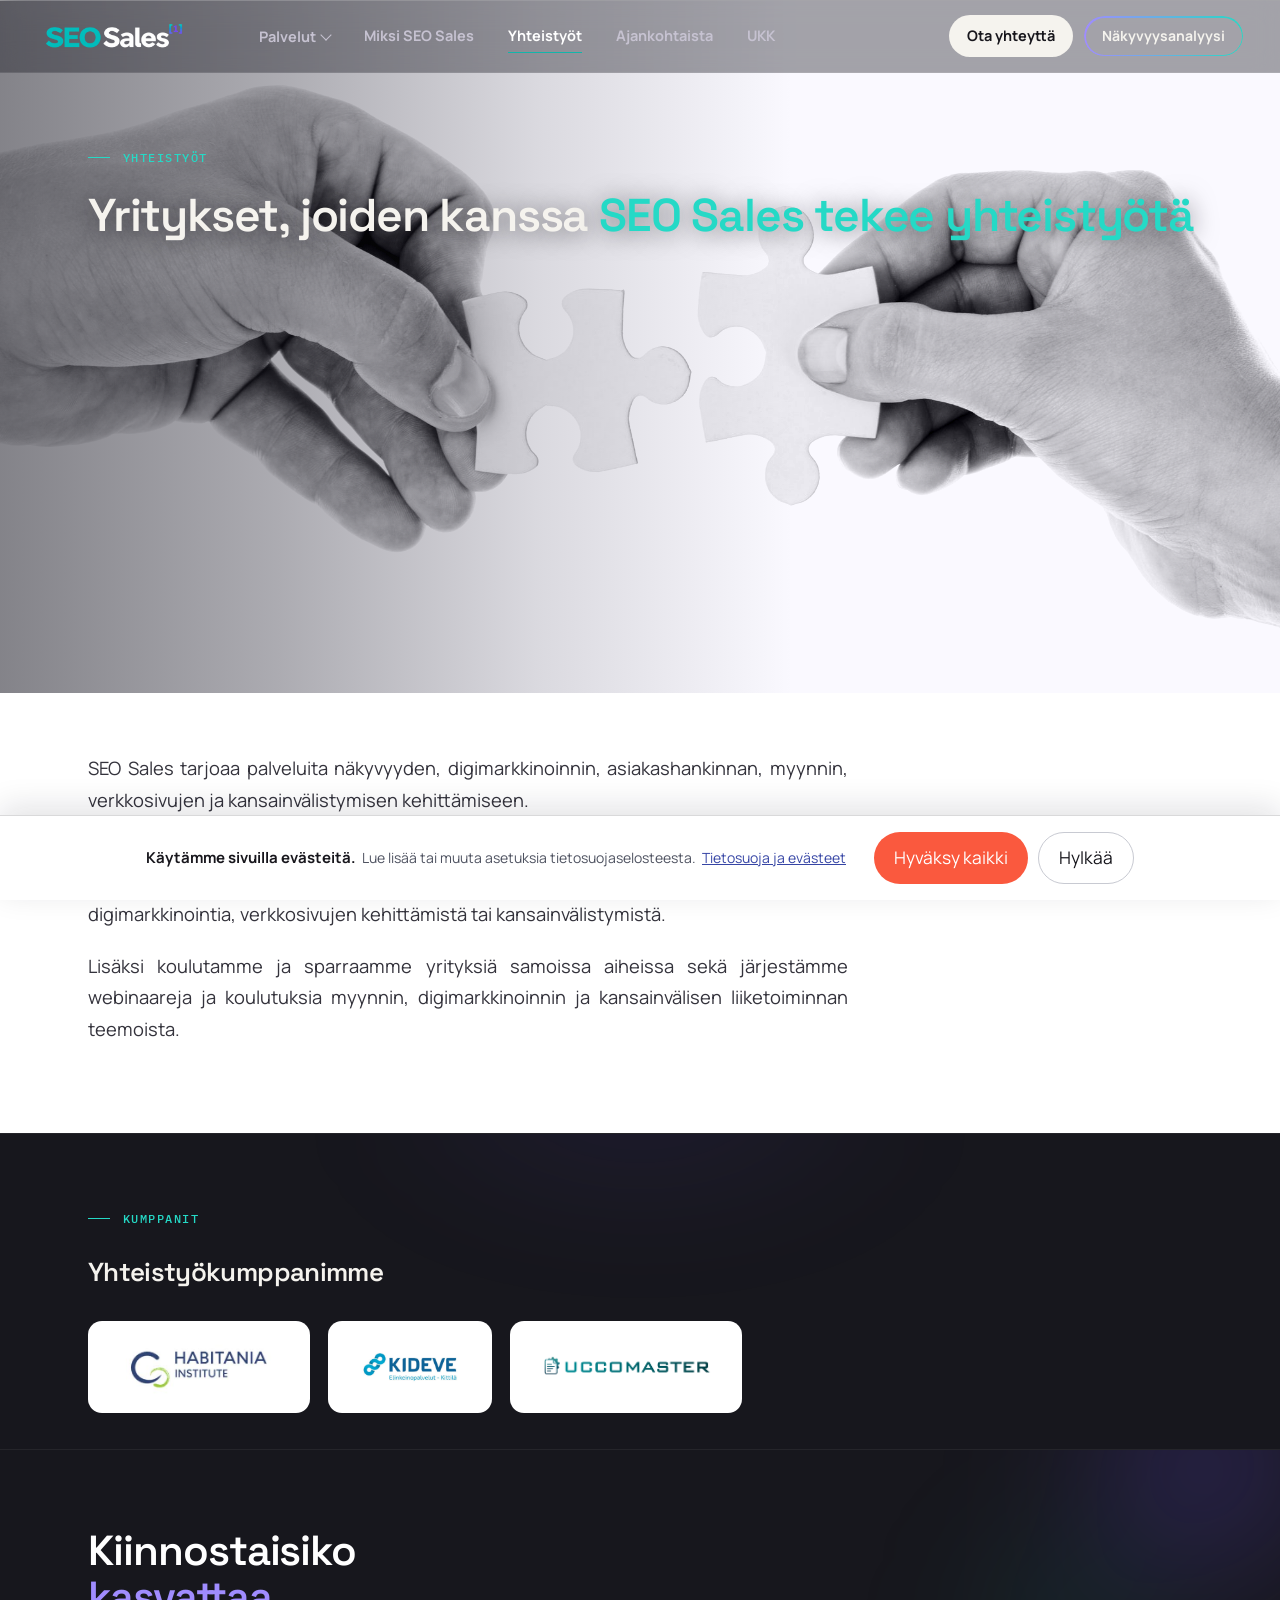
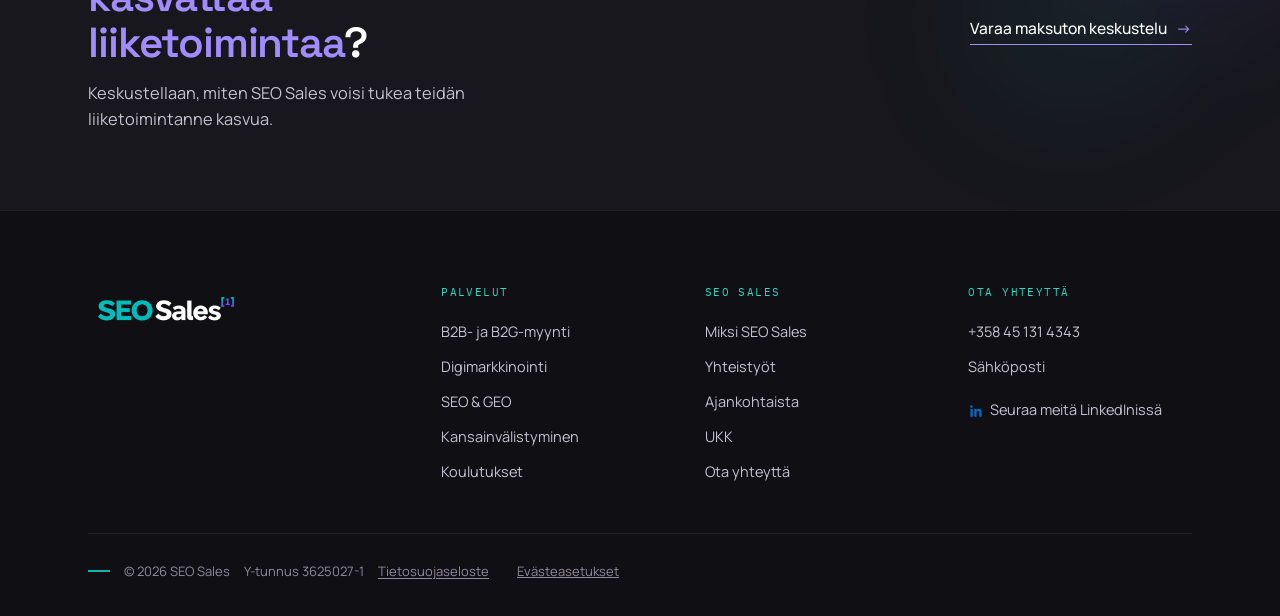
<file: yhteistyot.html>
<!DOCTYPE html>
<html lang="fi">
<head>
<meta charset="UTF-8">
<meta name="trustpilot-one-time-domain-verification-id" content="46264626-d55d-4eb8-880e-04349c40adad"/>
<meta name="viewport" content="width=device-width, initial-scale=1.0">
<title>Yhteistyö ja kumppanuus | SEO Sales</title>
<meta name="description" content="SEO Sales auttaa yrityksiä kehittämään myyntiä, asiakashankintaa, näkyvyyttä ja liiketoiminnan kasvua yhteistyössä yrityksen oman tiimin kanssa.">
<link rel="canonical" href="https://seosales.fi/yhteistyot.html">
<link rel="icon" type="image/png" sizes="200x200" href="seo-sales-b2b-myynti-favicon.png?v=20261113">
<meta property="og:type" content="website">
<meta property="og:site_name" content="SEO Sales">
<meta property="og:locale" content="fi_FI">
<meta property="og:title" content="Yhteistyö ja kumppanuus | SEO Sales">
<meta property="og:description" content="SEO Sales auttaa yrityksiä kehittämään myyntiä, asiakashankintaa, näkyvyyttä ja liiketoiminnan kasvua yhteistyössä yrityksen oman tiimin kanssa.">
<meta property="og:url" content="https://seosales.fi/yhteistyot.html">
<meta property="og:image" content="https://seosales.fi/seo-sales-og-kuva.png">
<meta name="twitter:card" content="summary_large_image">
<meta name="twitter:title" content="Yhteistyö ja kumppanuus | SEO Sales">
<meta name="twitter:description" content="SEO Sales auttaa yrityksiä kehittämään myyntiä, asiakashankintaa, näkyvyyttä ja liiketoiminnan kasvua yhteistyössä yrityksen oman tiimin kanssa.">
<meta name="twitter:image" content="https://seosales.fi/seo-sales-og-kuva.png">
<script type="application/ld+json">
{"@context":"https://schema.org","@graph":[
{"@type":"ProfessionalService","@id":"https://seosales.fi/#org","name":"SEO Sales","url":"https://seosales.fi/","email":"janio.lammi@gmail.com","telephone":"+358451314343","sameAs":["https://www.linkedin.com/in/lammiconsulting"]},
{"@type":"CollectionPage","url":"https://seosales.fi/yhteistyot.html","name":"Yhteistyöt"},
{"@type":"BreadcrumbList","itemListElement":[{"@type":"ListItem","position":1,"name":"Etusivu","item":"https://seosales.fi/"},{"@type":"ListItem","position":2,"name":"Yhteistyöt","item":"https://seosales.fi/yhteistyot.html"}]}
]}
</script>
<link rel="preconnect" href="https://fonts.googleapis.com">
<link rel="preconnect" href="https://fonts.gstatic.com" crossorigin>
<link rel="preload" as="style" href="https://fonts.googleapis.com/css2?family=Space+Grotesk:wght@400;500;600;700&family=Manrope:wght@400;500;600;700&family=IBM+Plex+Mono:wght@400;500&display=swap" onload="this.onload=null;this.rel='stylesheet'">
<noscript><link href="https://fonts.googleapis.com/css2?family=Space+Grotesk:wght@400;500;600;700&family=Manrope:wght@400;500;600;700&family=IBM+Plex+Mono:wght@400;500&display=swap" rel="stylesheet"></noscript>
<link rel="stylesheet" href="styles.css?v=20261124-final">
<script>document.documentElement.classList.add('js')</script>
</head>
<body class="dark-hero">

<header id="hdr">
  <div class="wrap nav">
    <a href="/" class="logo"><img src="seo-sales-b2b-myynti-yrityksen-kasvu-valkoinen.svg" alt="SEO Sales"></a>
    <nav class="nav-links">
      <div class="dropdown active">
        <button type="button" aria-haspopup="true">Palvelut <span class="caret" aria-hidden="true"></span></button>
        <div class="dropmenu">
          <a href="b2b-myynti.html">B2B- ja B2G-myynti</a>
          <a href="digimarkkinointi.html">Digimarkkinointi</a>
          <a href="seo-ja-geo.html">SEO &amp; GEO</a>
          <a href="kansainvalistyminen.html">Kansainvälistyminen</a>
          <a href="koulutukset.html">Koulutukset</a>
        </div>
      </div>
      <a href="miksi-seo-sales.html">Miksi SEO Sales</a>
      <a href="yhteistyot.html" class="active">Yhteistyöt</a>
      <a href="ajankohtaista.html">Ajankohtaista</a>
      <a href="ukk.html">UKK</a>
      <a href="yhteys.html">Ota yhteyttä</a>
      <a href="nakyvyysanalyysi.html" class="nav-cta nav-cta--analyysi">Näkyvyysanalyysi</a>
    </nav>
    <button class="menu-btn" aria-label="Valikko" aria-expanded="false"><span></span><span></span><span></span></button>
  </div>
</header>

<section class="hero-band hero-band--full">
  <div class="band-inner">
    <div class="hero-band-copy">
      <p class="eyebrow reveal">Yhteistyöt</p>
      <h1 class="reveal d1">Yritykset, joiden kanssa <em class="t">SEO Sales tekee yhteistyötä</em></h1>
    </div>
    <figure class="hero-band-photo reveal d2"><img src="metamarkkinointi.jpg" alt="SEO Salesin yhteistyö ja kumppanuudet" loading="lazy"></figure>
  </div>
</section>

<section class="svc-body pt-60">
  <div class="wrap">
    <p class="reveal">SEO Sales tarjoaa palveluita näkyvyyden, digimarkkinoinnin, asiakashankinnan, myynnin, verkkosivujen ja kansainvälistymisen kehittämiseen.</p>
    <p class="reveal">Palvelua voidaan tarjota kokonaisuutena tai täydentämään asiakkaan omaa tekemistä. SEO Sales voi esimerkiksi tukea myyntiä, B2B-asiakashankintaa, suoramyyntiä, digimarkkinointia, verkkosivujen kehittämistä tai kansainvälistymistä.</p>
    <p class="reveal">Lisäksi koulutamme ja sparraamme yrityksiä samoissa aiheissa sekä järjestämme webinaareja ja koulutuksia myynnin, digimarkkinoinnin ja kansainvälisen liiketoiminnan teemoista.</p>
  </div>
</section>

<section class="tint" id="referenssit">
  <div class="wrap">
    <p class="eyebrow reveal">Kumppanit</p>
    <h2 class="reveal">Yhteistyökumppanimme</h2>
    <div class="partners reveal">
      <a href="https://www.habitaniainstitute.com/blank" target="_blank" rel="noopener"><img src="Habitania_institute_sustainability_professional.jpeg" alt="Habitania Institute logo – SEO Sales yhteistyö" loading="lazy"></a>
      <a href="https://www.kideve.fi/kideve/ajankohtaista/" target="_blank" rel="noopener"><img src="Kideve_kittila_n_palvelut.jpeg" alt="Kideve Elinkeinopalvelut Kittilä logo – SEO Sales yhteistyö" loading="lazy"></a>
      <a href="https://mbw.fi/" target="_blank" rel="noopener"><img src="Uccomaster_laadunhallinta.png" alt="Uccomaster logo – MBW laadunvarmistusjärjestelmä ja SEO Sales yhteistyö" loading="lazy"></a>
    </div>
  </div>
</section>

<section class="cta-band">
  <div class="wrap inner">
    <div><h2>Kiinnostaisiko <em>kasvattaa liiketoimintaa</em>?</h2><p class="sub">Keskustellaan, miten SEO Sales voisi tukea teidän liiketoimintanne kasvua.</p></div>
    <a href="yhteys.html" class="ulink">Varaa maksuton keskustelu <span class="arr">→</span></a>
  </div>
</section>

<footer>
  <div class="wrap">
    <div class="foot-grid">
      <div class="foot-brand">
        <a href="/" class="logo"><img src="seo-sales-b2b-myynti-yrityksen-kasvu-valkoinen.svg" alt="SEO Sales"></a>
      </div>
      <nav class="foot-col foot-col--palvelut" aria-label="Palvelut">
        <div class="foot-h">Palvelut</div>
        <a href="b2b-myynti.html">B2B- ja B2G-myynti</a>
        <a href="digimarkkinointi.html">Digimarkkinointi</a>
        <a href="seo-ja-geo.html">SEO &amp; GEO</a>
        <a href="kansainvalistyminen.html">Kansainvälistyminen</a>
        <a href="koulutukset.html">Koulutukset</a>
      </nav>
      <nav class="foot-col foot-col--brand" aria-label="SEO Sales">
        <div class="foot-h">SEO Sales</div>
        <a href="miksi-seo-sales.html">Miksi SEO Sales</a>
        <a href="yhteistyot.html">Yhteistyöt</a>
        <a href="ajankohtaista.html">Ajankohtaista</a>
        <a href="ukk.html">UKK</a>
        <a href="yhteys.html">Ota yhteyttä</a>
      </nav>
      <div class="foot-col foot-col--contact">
        <div class="foot-h">Ota yhteyttä</div>
        <a href="tel:+358451314343">+358 45 131 4343</a>
        <a href="mailto:janio.lammi@gmail.com">Sähköposti</a>

        <a href="https://www.linkedin.com/company/seo-sales/" target="_blank" rel="noopener" class="foot-linkedin"><svg width="16" height="16" viewBox="0 0 24 24" fill="#0A66C2" aria-hidden="true"><path d="M20.45 20.45h-3.56v-5.57c0-1.33-.02-3.04-1.85-3.04-1.86 0-2.14 1.45-2.14 2.94v5.67H9.34V9h3.41v1.56h.05c.48-.9 1.64-1.85 3.38-1.85 3.6 0 4.27 2.37 4.27 5.46v6.28zM5.34 7.43a2.07 2.07 0 1 1 0-4.13 2.07 2.07 0 0 1 0 4.13zM7.12 20.45H3.56V9h3.56v11.45z"/></svg><span>Seuraa meitä LinkedInissä</span></a>
      </div>
    </div>
    <div class="foot-bottom"><span class="foot-tick" aria-hidden="true"></span><span>© 2026 SEO Sales</span><span>Y-tunnus 3625027-1</span><a href="tietosuojaseloste.html" class="foot-privacy">Tietosuojaseloste</a></div>
  </div>
</footer>

<script src="script.js?v=20261015"></script>
<script src="leadfeeder-consent.js?v=20261107"></script>
</body>
</html>
</file>
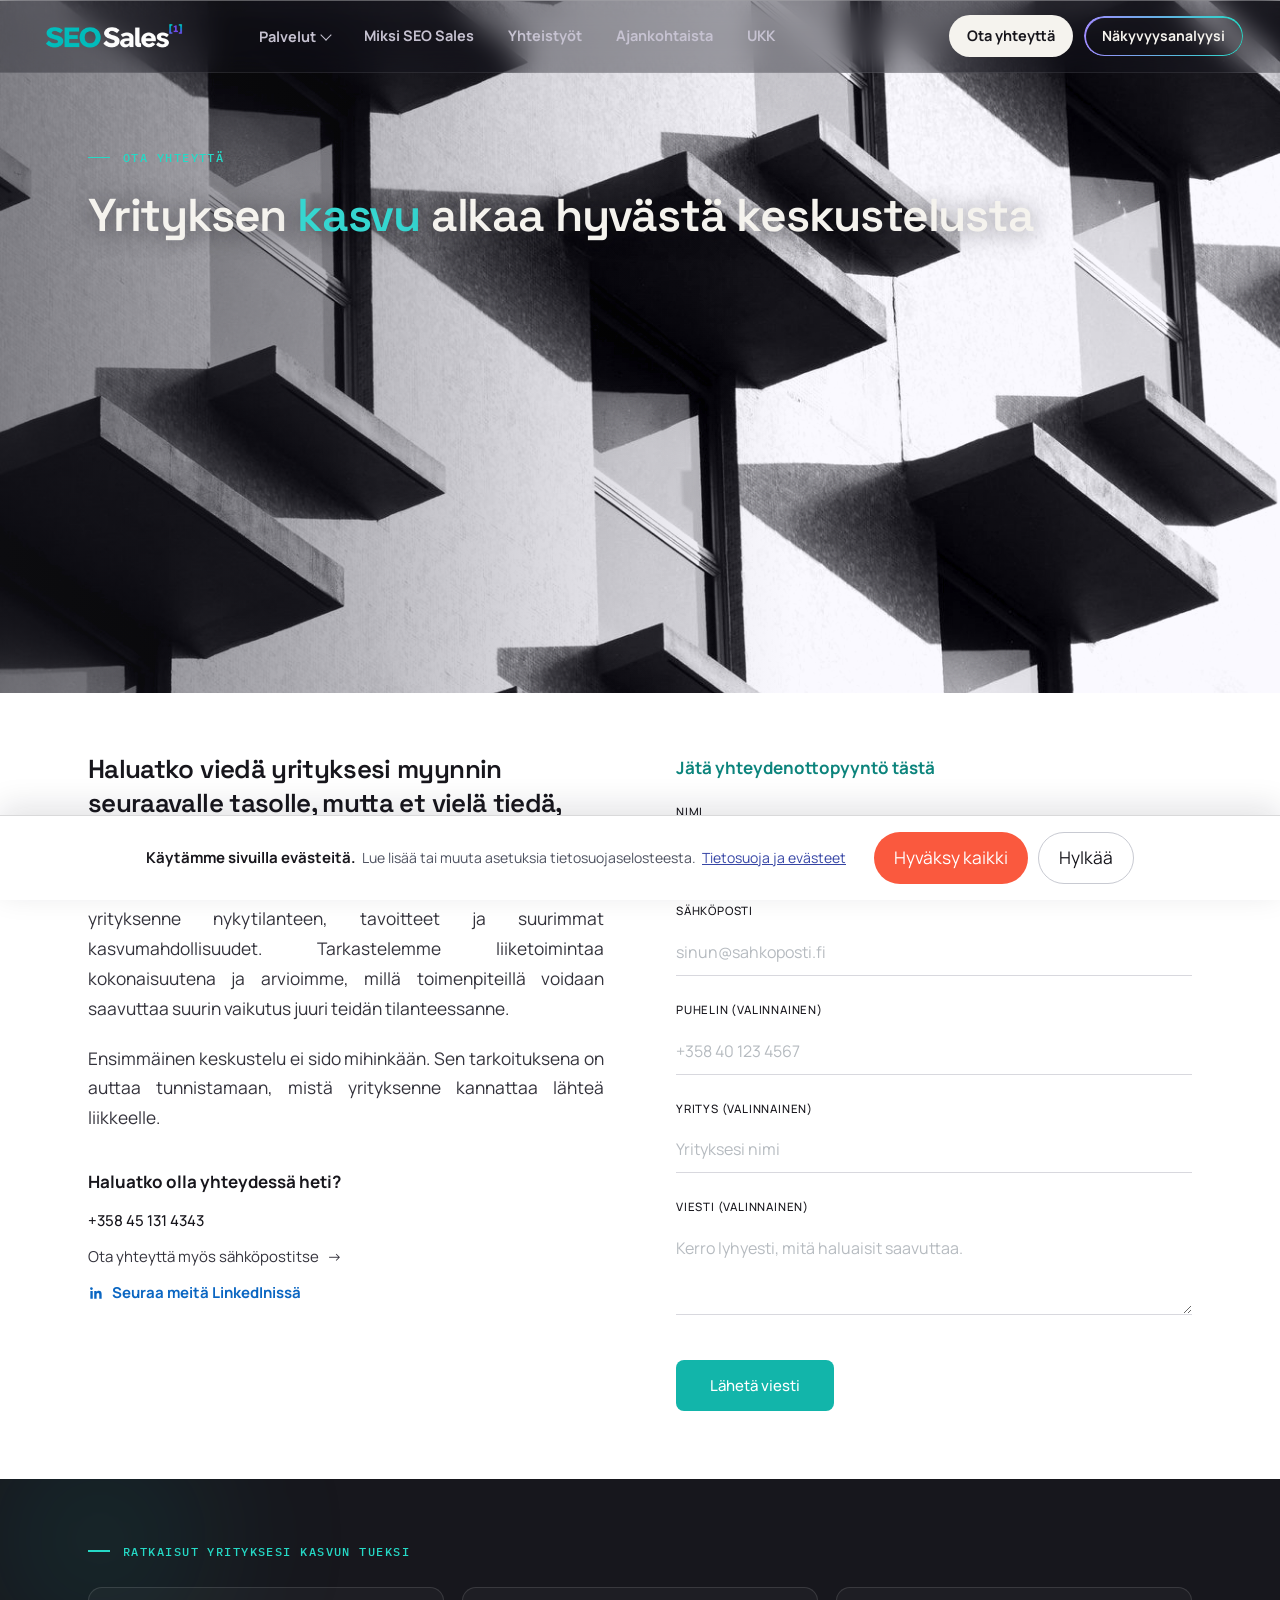
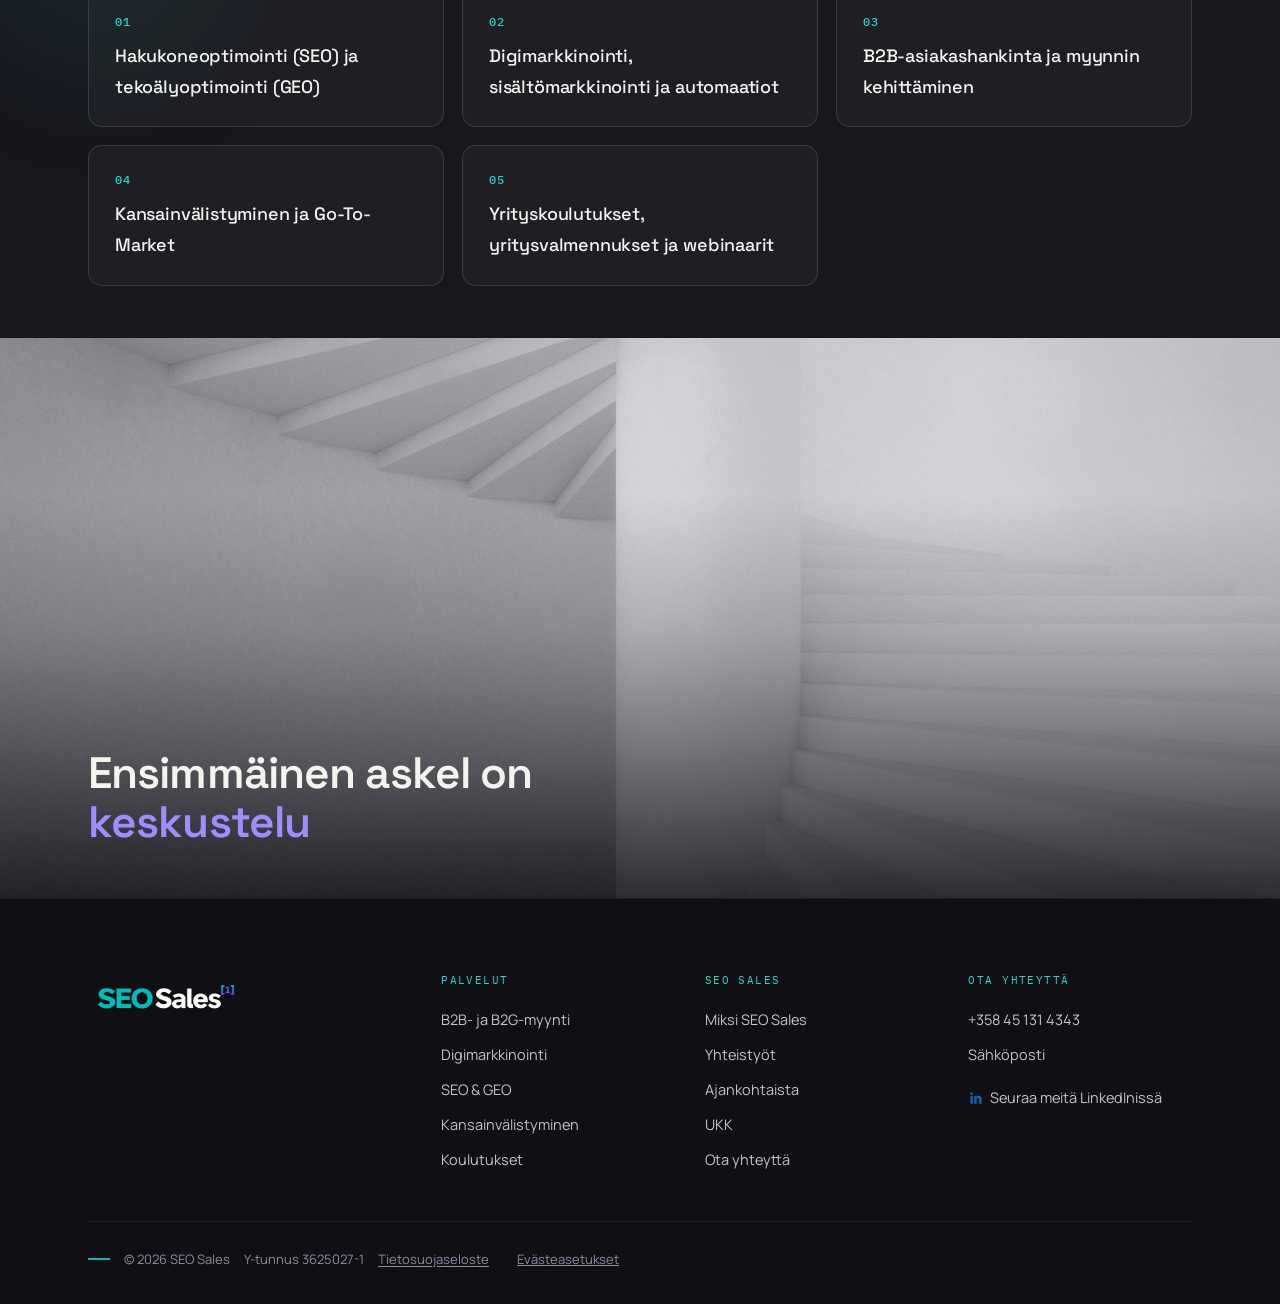
<file: yhteys.html>
<!DOCTYPE html>
<html lang="fi">
<head>
<meta charset="UTF-8">
<meta name="trustpilot-one-time-domain-verification-id" content="46264626-d55d-4eb8-880e-04349c40adad"/>
<meta name="viewport" content="width=device-width, initial-scale=1.0">
<title>Ota yhteyttä | SEO Sales</title>
<meta name="description" content="Ota yhteyttä SEO Salesiin, kun haluat keskustella myynnistä, asiakashankinnasta, näkyvyydestä, kansainvälistymisestä tai liiketoiminnan kasvusta.">
<link rel="canonical" href="https://seosales.fi/yhteys.html">
<link rel="icon" type="image/png" sizes="200x200" href="seo-sales-b2b-myynti-favicon.png?v=20261113">
<meta property="og:type" content="website">
<meta property="og:site_name" content="SEO Sales">
<meta property="og:locale" content="fi_FI">
<meta property="og:title" content="Ota yhteyttä | SEO Sales">
<meta property="og:description" content="Ota yhteyttä SEO Salesiin, kun haluat keskustella myynnistä, asiakashankinnasta, näkyvyydestä, kansainvälistymisestä tai liiketoiminnan kasvusta.">
<meta property="og:url" content="https://seosales.fi/yhteys.html">
<meta property="og:image" content="https://seosales.fi/seo-sales-og-kuva.png">
<meta name="twitter:card" content="summary_large_image">
<meta name="twitter:title" content="Ota yhteyttä | SEO Sales">
<meta name="twitter:description" content="Ota yhteyttä SEO Salesiin, kun haluat keskustella myynnistä, asiakashankinnasta, näkyvyydestä, kansainvälistymisestä tai liiketoiminnan kasvusta.">
<meta name="twitter:image" content="https://seosales.fi/seo-sales-og-kuva.png">
<script type="application/ld+json">
{"@context":"https://schema.org","@graph":[
{"@type":"ProfessionalService","@id":"https://seosales.fi/#org","name":"SEO Sales","url":"https://seosales.fi/","email":"janio.lammi@gmail.com","telephone":"+358451314343","vatID":"FI36250271","taxID":"3625027-1","contactPoint":{"@type":"ContactPoint","contactType":"sales","email":"janio.lammi@gmail.com","telephone":"+358451314343","availableLanguage":["fi","en"]},"sameAs":["https://www.linkedin.com/in/lammiconsulting"]},
{"@type":"ContactPage","url":"https://seosales.fi/yhteys.html","name":"Ota yhteyttä – SEO Sales"},
{"@type":"BreadcrumbList","itemListElement":[{"@type":"ListItem","position":1,"name":"Etusivu","item":"https://seosales.fi/"},{"@type":"ListItem","position":2,"name":"Yhteys","item":"https://seosales.fi/yhteys.html"}]}
]}
</script>
<link rel="preconnect" href="https://fonts.googleapis.com">
<link rel="preconnect" href="https://fonts.gstatic.com" crossorigin>
<link rel="preload" as="style" href="https://fonts.googleapis.com/css2?family=Space+Grotesk:wght@400;500;600;700&family=Manrope:wght@400;500;600;700&family=IBM+Plex+Mono:wght@400;500&display=swap" onload="this.onload=null;this.rel='stylesheet'">
<noscript><link href="https://fonts.googleapis.com/css2?family=Space+Grotesk:wght@400;500;600;700&family=Manrope:wght@400;500;600;700&family=IBM+Plex+Mono:wght@400;500&display=swap" rel="stylesheet"></noscript>
<link rel="stylesheet" href="styles.css?v=20261124-final">
<script>document.documentElement.classList.add('js')</script>
</head>
<body class="dark-hero">

<header id="hdr">
  <div class="wrap nav">
    <a href="/" class="logo"><img src="seo-sales-b2b-myynti-yrityksen-kasvu-valkoinen.svg" alt="SEO Sales"></a>
    <nav class="nav-links">
      <div class="dropdown">
        <button type="button" aria-haspopup="true">Palvelut <span class="caret" aria-hidden="true"></span></button>
        <div class="dropmenu">
          <a href="b2b-myynti.html">B2B- ja B2G-myynti</a>
          <a href="digimarkkinointi.html">Digimarkkinointi</a>
          <a href="seo-ja-geo.html">SEO &amp; GEO</a>
          <a href="kansainvalistyminen.html">Kansainvälistyminen</a>
          <a href="koulutukset.html">Koulutukset</a>
        </div>
      </div>
      <a href="miksi-seo-sales.html">Miksi SEO Sales</a>
      <a href="yhteistyot.html">Yhteistyöt</a>
      <a href="ajankohtaista.html">Ajankohtaista</a>
      <a href="ukk.html">UKK</a>
      <a href="yhteys.html" class="active">Ota yhteyttä</a>
      <a href="nakyvyysanalyysi.html" class="nav-cta nav-cta--analyysi">Näkyvyysanalyysi</a>
    </nav>
    <button class="menu-btn" aria-label="Valikko" aria-expanded="false"><span></span><span></span><span></span></button>
  </div>
</header>

<section class="hero-band hero-band--full">
  <div class="band-inner">
    <div class="hero-band-copy">
      <p class="eyebrow reveal">Ota yhteyttä</p>
      <h1 class="reveal d1" id="yhteys-h1">Yrityksen <em>kasvu</em> alkaa hyvästä keskustelusta</h1>
    </div>
    <figure class="hero-band-photo reveal d2"><img src="Miten_tekoa_ly_parantaa_myyntia_.jpg" alt="Arkkitehtuurin varjokuvio — tekoäly tuo rakenteen myynnin kehittämiseen" loading="lazy"></figure>
  </div>
</section>

<section class="pt-60">
  <div class="wrap">
    <div class="contact">
      <div class="info">
        <h2 class="info-question">Haluatko viedä yrityksesi myynnin seuraavalle tasolle, mutta et vielä tiedä, mistä kannattaa aloittaa?</h2>
        <p>Maksuttomassa alkukeskustelussa käymme yhdessä läpi yrityksenne nykytilanteen, tavoitteet ja suurimmat kasvumahdollisuudet. Tarkastelemme liiketoimintaa kokonaisuutena ja arvioimme, millä toimenpiteillä voidaan saavuttaa suurin vaikutus juuri teidän tilanteessanne.</p>
        <p class="mt-16">Ensimmäinen keskustelu ei sido mihinkään. Sen tarkoituksena on auttaa tunnistamaan, mistä yrityksenne kannattaa lähteä liikkeelle.</p>
        <p class="name"><strong>Haluatko olla yhteydessä heti?</strong></p>
        <a href="tel:+358451314343" class="contact-line contact-phone">+358 45 131 4343</a>
        <a href="mailto:janio.lammi@gmail.com" class="contact-line contact-email">Ota yhteyttä myös sähköpostitse <span class="arr">→</span></a>
        <a href="https://www.linkedin.com/company/seo-sales/" target="_blank" rel="noopener" class="contact-line contact-linkedin"><svg width="16" height="16" viewBox="0 0 24 24" fill="#0A66C2" aria-hidden="true"><path d="M20.45 20.45h-3.56v-5.57c0-1.33-.02-3.04-1.85-3.04-1.86 0-2.14 1.45-2.14 2.94v5.67H9.34V9h3.41v1.56h.05c.48-.9 1.64-1.85 3.38-1.85 3.6 0 4.27 2.37 4.27 5.46v6.28zM5.34 7.43a2.07 2.07 0 1 1 0-4.13 2.07 2.07 0 0 1 0 4.13zM7.12 20.45H3.56V9h3.56v11.45z"/></svg><span>Seuraa meitä LinkedInissä</span></a>
      </div>

      <form id="yhteydenotto" action="https://formspree.io/f/mdeozyrj" method="POST">
        <input type="hidden" name="_subject" value="Uusi yhteydenotto – SEO Sales -nettisivu">
        <input type="checkbox" name="botcheck" class="hidden" tabindex="-1" autocomplete="off">

        <p class="form-intro">Jätä yhteydenottopyyntö tästä</p>

        <label for="name">Nimi</label>
        <input id="name" type="text" name="name" required placeholder="Etunimi Sukunimi">

        <label for="email">Sähköposti</label>
        <input id="email" type="email" name="email" required placeholder="sinun@sahkoposti.fi">

        <label for="phone">Puhelin (valinnainen)</label>
        <input id="phone" type="tel" name="phone" placeholder="+358 40 123 4567">

        <label for="company">Yritys (valinnainen)</label>
        <input id="company" type="text" name="company" placeholder="Yrityksesi nimi">

        <label for="message">Viesti (valinnainen)</label>
        <textarea id="message" name="message" placeholder="Kerro lyhyesti, mitä haluaisit saavuttaa."></textarea>

        <button type="submit" class="submit">Lähetä viesti</button>
      </form>

      <div id="yhteydenotto-success" class="form-success" hidden>
        <video src="kasvua-tavoitteleva-yritys.mp4" autoplay muted loop playsinline preload="auto"></video>
        <span class="form-success-veil"></span>
        <div class="form-success-content">
          <img src="seo-sales-b2b-myynti-yrityksen-kasvu-valkoinen.svg" alt="SEO Sales" class="form-success-logo">
          <h2>Kasvu alkaa <em class="t">keskustelusta</em>.</h2>
          <p class="form-success-lead">Kiitos yhteydenotostasi.<br>Olemme sinuun yhteydessä mahdollisimman pian.</p>
          <p class="form-success-brand">SEO Sales<br><span>Sales · Visibility · Growth</span></p>
        </div>
      </div>
    </div>
  </div>
</section>

<section class="more-svc">
  <div class="wrap">
    <p class="eyebrow">Ratkaisut yrityksesi kasvun tueksi</p>
    <div class="more-list">
      <a href="seo-ja-geo.html"><div class="l">01</div><div class="t">Hakukoneoptimointi (SEO) ja tekoälyoptimointi (GEO)</div></a>
      <a href="digimarkkinointi.html"><div class="l">02</div><div class="t">Digimarkkinointi, sisältömarkkinointi ja automaatiot</div></a>
      <a href="b2b-myynti.html"><div class="l">03</div><div class="t">B2B-asiakashankinta ja myynnin kehittäminen</div></a>
      <a href="kansainvalistyminen.html"><div class="l">04</div><div class="t">Kansainvälistyminen ja Go-To-Market</div></a>
      <a href="koulutukset.html"><div class="l">05</div><div class="t">Yrityskoulutukset, yritysvalmennukset ja webinaarit</div></a>
    </div>
  </div>
</section>

<figure class="photo-wide reveal">
  <img src="liiketoiminnan-kasvu.jpg" alt="Betonilamellien rytmi valossa — ota yhteyttä ja varaa maksuton kartoitus" loading="lazy">
  <figcaption class="cap"><div class="wrap"><h2>Ensimmäinen askel on <em>keskustelu</em></h2></div></figcaption>
</figure>

<footer>
  <div class="wrap">
    <div class="foot-grid">
      <div class="foot-brand">
        <a href="/" class="logo"><img src="seo-sales-b2b-myynti-yrityksen-kasvu-valkoinen.svg" alt="SEO Sales"></a>
      </div>
      <nav class="foot-col foot-col--palvelut" aria-label="Palvelut">
        <div class="foot-h">Palvelut</div>
        <a href="b2b-myynti.html">B2B- ja B2G-myynti</a>
        <a href="digimarkkinointi.html">Digimarkkinointi</a>
        <a href="seo-ja-geo.html">SEO &amp; GEO</a>
        <a href="kansainvalistyminen.html">Kansainvälistyminen</a>
        <a href="koulutukset.html">Koulutukset</a>
      </nav>
      <nav class="foot-col foot-col--brand" aria-label="SEO Sales">
        <div class="foot-h">SEO Sales</div>
        <a href="miksi-seo-sales.html">Miksi SEO Sales</a>
        <a href="yhteistyot.html">Yhteistyöt</a>
        <a href="ajankohtaista.html">Ajankohtaista</a>
        <a href="ukk.html">UKK</a>
        <a href="yhteys.html">Ota yhteyttä</a>
      </nav>
      <div class="foot-col foot-col--contact">
        <div class="foot-h">Ota yhteyttä</div>
        <a href="tel:+358451314343">+358 45 131 4343</a>
        <a href="mailto:janio.lammi@gmail.com">Sähköposti</a>

        <a href="https://www.linkedin.com/company/seo-sales/" target="_blank" rel="noopener" class="foot-linkedin"><svg width="16" height="16" viewBox="0 0 24 24" fill="#0A66C2" aria-hidden="true"><path d="M20.45 20.45h-3.56v-5.57c0-1.33-.02-3.04-1.85-3.04-1.86 0-2.14 1.45-2.14 2.94v5.67H9.34V9h3.41v1.56h.05c.48-.9 1.64-1.85 3.38-1.85 3.6 0 4.27 2.37 4.27 5.46v6.28zM5.34 7.43a2.07 2.07 0 1 1 0-4.13 2.07 2.07 0 0 1 0 4.13zM7.12 20.45H3.56V9h3.56v11.45z"/></svg><span>Seuraa meitä LinkedInissä</span></a>
      </div>
    </div>
    <div class="foot-bottom"><span class="foot-tick" aria-hidden="true"></span><span>© 2026 SEO Sales</span><span>Y-tunnus 3625027-1</span><a href="tietosuojaseloste.html" class="foot-privacy">Tietosuojaseloste</a></div>
  </div>
</footer>

<script src="script.js?v=20261015"></script>
<script src="leadfeeder-consent.js?v=20261107"></script>
</body>
</html>
</file>
<file: styles.css>
:root{
  /* Brand Direction v0.2: yksi vaalea tausta (valkoinen), tummat charcoal-osiot,
     violetti + turkoosi korosteet, koralli vain pienissä yksityiskohdissa */
  --navy:#17161C;
  --ink-2:#26252D;
  --text:#34333C;
  --muted:#807F88;
  --text-on-dark:#C6C2D1;
  --bg:#FFFFFF;
  --paper:#F5F5F7;
  --line:#E8E8EC;
  --line-2:#D8D8DE;
  --violet:#6D4AFF;
  --violet-dark:#5232E0;
  --violet-bright:#A08CFF;
  /* --turq = ohuet viivat ja bulletit vaalealla taustalla,
     --turq-dark = turkoosi teksti vaalealla, --turq-bright = aksentti tummilla */
  --turq:#12B5AA;
  --turq-dark:#0C847C;
  --turq-bright:#25D9C6;
  --coral:#FF6A5A;
  --charcoal:#17171D;
  --charcoal-2:#1B1C23;
  --charcoal-3:#100F14;
  --display:"Space Grotesk","Manrope",-apple-system,BlinkMacSystemFont,"Segoe UI",Roboto,Helvetica,Arial,sans-serif;
  --sans:"Manrope",-apple-system,BlinkMacSystemFont,"Segoe UI",Roboto,Helvetica,Arial,sans-serif;
  --mono:"IBM Plex Mono",ui-monospace,SFMono-Regular,Menlo,monospace;
  /* Leipätekstin kokoskaala — kaikki +2 % aiempaan (15 / 16 / 16.5 / 17 / 18px) */
  --fs-body-xs:15.35px;
  --fs-body-sm:16.35px;
  --fs-body-md:16.85px;
  --fs-body:17.35px;
  --fs-body-lg:18.35px;
  /* Radius scale: sm = buttons/inputs, md = cards, lg = panels */
  --r-sm:8px;--r-md:14px;--r-lg:18px;
}
*{box-sizing:border-box;margin:0;padding:0}
html{scroll-behavior:smooth}
body{
  font-family:var(--sans);color:var(--text);background:var(--bg);
  font-size:var(--fs-body);line-height:1.72;-webkit-font-smoothing:antialiased;font-weight:400;
  text-rendering:optimizeLegibility;
}
h1,h2,h3,h4{font-family:var(--display);color:var(--navy);font-weight:600;line-height:1.08;letter-spacing:-.025em;font-optical-sizing:auto}
h1 em,h2 em,h3 em{font-style:normal;font-weight:600;color:var(--violet-dark)}
/* Korostuslogiikka: em = kasvu ja strategiset käsitteet (violetti),
   em.t = myynti, liikevaihto ja tulos (turkoosi). Aksenttia ei sidota sanaan "SEO". */
h1 em.t,h2 em.t,h3 em.t{color:var(--turq-dark)}
.hero--dark h1 em.t,.cta-band h2 em.t,section.tint h2 em.t,section.tint h3 em.t{color:var(--turq-bright)}
/* Sama korostus leipätekstissä ja listoissa: .hl = violetti, .hl.t = turkoosi */
.hl{font-style:normal;color:var(--violet-dark)}
.hl.t{color:var(--turq-dark)}
section.tint .hl,.cta-band .hl,.hero--dark .hl{color:var(--violet-bright)}
section.tint .hl.t,.cta-band .hl.t,.hero--dark .hl.t{color:var(--turq-bright)}
a{color:var(--navy);text-decoration:none}
::selection{background:rgba(108,77,246,.18)}
.wrap{max-width:1200px;margin:0 auto;padding:0 48px}

.ulink{display:inline-flex;align-items:center;white-space:nowrap;width:fit-content;color:var(--navy);font-weight:500;font-size:15.5px;border-bottom:1.5px solid var(--violet);padding-bottom:3px;transition:color .2s,border-color .2s}
.ulink:hover{color:var(--violet-dark)}
.ulink .arr{display:inline-block;color:var(--violet);margin-left:9px;transition:transform .25s ease}
.ulink:hover .arr{transform:translateX(5px)}
.ulink.blue{border-color:var(--turq)}
.ulink.blue .arr{color:var(--turq)}
.ulink.blue:hover{color:var(--turq-dark)}

/* Sivunvaihdon pehmeä siirtymä */
.js body{animation:pageIn .5s cubic-bezier(.2,.7,.2,1)}
@keyframes pageIn{from{opacity:0}to{opacity:1}}

/* Header + nav */
header{position:sticky;top:0;z-index:60;background:rgba(255,255,255,0);backdrop-filter:blur(0px);transition:background .38s ease,backdrop-filter .38s ease,box-shadow .38s ease,border-color .38s ease;border-bottom:1px solid transparent}
header.stuck{background:rgba(255,255,255,.74);backdrop-filter:blur(22px) saturate(1.7);border-bottom-color:transparent;box-shadow:0 1px 0 rgba(23,22,28,.05),0 10px 34px -26px rgba(23,22,28,.5)}
.nav{display:flex;align-items:center;justify-content:space-between;height:72px;gap:24px;transition:height .38s cubic-bezier(.2,.7,.2,1)}
header.stuck .nav{height:56px}
.logo{display:inline-flex;align-items:baseline;gap:8px;font-family:var(--display);font-weight:600;color:var(--navy);font-size:20px;letter-spacing:.06em;text-transform:uppercase;white-space:nowrap;line-height:1}
.logo b{font-weight:700;font-size:27px;letter-spacing:.01em;line-height:1;background:linear-gradient(135deg,var(--violet) 20%,var(--violet-dark) 55%,var(--turq-dark));-webkit-background-clip:text;background-clip:text;-webkit-text-fill-color:transparent;color:var(--violet-dark);filter:drop-shadow(0 1.5px 1.5px rgba(82,50,224,.18));transition:filter .25s ease}
.logo:hover b{filter:drop-shadow(0 2px 5px rgba(108,77,246,.4))}
.logo img{height:52px;width:auto;display:block;transition:height .38s cubic-bezier(.2,.7,.2,1),filter .3s,opacity .2s}
header.stuck .logo img{height:43.3px}
.logo:hover img{opacity:.85}
/* Logon merkissä on violetti #7C6DC4: pelkkä invert kääntäisi sen oliivinvihreäksi.
   hue-rotate palauttaa sen vaaleaksi violetiksi (#8E7FD6), teksti muuttuu valkoiseksi. */
.dark-hero header .logo img{filter:none}
footer .logo img{height:30px}
.nav-links{display:flex;gap:4px;align-items:center}
.nav-links>a,.dropdown>button{color:var(--text);font-size:14.5px;font-family:var(--sans);font-weight:700;background:none;border:0;cursor:pointer;transition:color .2s,background .25s ease;padding:9px 15px;border-radius:999px;white-space:nowrap}
.nav-links>a:not(.nav-cta):hover,.dropdown>button:hover{background:rgba(23,22,28,.055)}
.nav-links>a:hover,.dropdown>button:hover,.nav-links>a.active,.dropdown.active>button{color:var(--navy)}
.nav-cta{font-family:var(--mono);font-size:11.5px;letter-spacing:.07em;text-transform:uppercase;border:1px solid var(--line-2)!important;border-radius:999px;padding:11px 20px!important;margin-left:10px;color:var(--navy)!important;transition:border-color .25s,background .25s,color .25s,transform .3s cubic-bezier(.2,.7,.2,1),box-shadow .3s!important}
.nav-cta:hover{border-color:var(--navy)!important;background:var(--navy)!important;color:#fff!important;transform:translateY(-1px);box-shadow:0 10px 22px -14px rgba(23,22,28,.7)}

/* Dropdown */
.dropdown{position:relative}
.dropdown>button{display:inline-flex;align-items:center;gap:6px}
.dropdown>button .caret{width:8px;height:8px;border-right:1.5px solid currentColor;border-bottom:1.5px solid currentColor;transform:rotate(45deg);margin-top:-3px;transition:transform .2s}
.dropdown.open>button .caret{transform:rotate(-135deg);margin-top:2px}
.dropmenu{position:absolute;top:calc(100% + 8px);left:0;transform:translateY(8px) scale(.985);min-width:280px;background:var(--bg);border:1px solid var(--line);border-radius:var(--r-md);padding:8px;box-shadow:0 24px 60px -24px rgba(23,22,28,.28),0 2px 8px rgba(23,22,28,.04);opacity:0;visibility:hidden;transition:opacity .26s cubic-bezier(.2,.7,.2,1),transform .26s cubic-bezier(.2,.7,.2,1),visibility .26s}
.dropmenu::before{content:"";position:absolute;left:0;right:0;top:-16px;height:16px}
.dropdown:hover .dropmenu,.dropdown.open .dropmenu{opacity:1;visibility:visible;transform:translateY(0) scale(1)}
.dropmenu a{display:block;padding:11px 14px;border-radius:10px;color:var(--navy);font-size:15px;transition:background .18s,padding-left .18s}
.dropmenu a:hover{padding-left:18px}
.dropmenu a small{display:block;color:var(--muted);font-size:13px;font-weight:400;margin-top:2px}
.dropmenu a:hover,.dropmenu a.active{background:var(--paper)}
.menu-btn{display:none;background:none;border:none;font-size:24px;color:var(--navy);cursor:pointer;line-height:1}

section{padding:68px 0}
#home-steps{padding:30px 0}
.eyebrow{display:inline-flex;align-items:flex-start;gap:13px;font-family:var(--mono);font-size:12px;font-weight:500;letter-spacing:.12em;text-transform:uppercase;color:var(--turq-dark);margin-bottom:30px;line-height:1.5}
.eyebrow::before{content:"";width:22px;height:1.5px;background:var(--turq);flex:none;margin-top:.62em}
.eyebrow .ix{color:var(--turq-dark);letter-spacing:.06em}
.lede{font-size:var(--fs-body-xs);color:var(--muted);max-width:640px}
.rule{height:1px;background:var(--line);border:0;max-width:1200px;margin:0 auto}

/* Scroll progress bar (left) */
.scrollprogress{position:fixed;top:0;left:0;bottom:0;width:2px;background:transparent;z-index:40}
.scrollprogress span{display:block;width:100%;height:0;background:linear-gradient(180deg,var(--violet),var(--turq))}

/* Reveal */
.reveal-ready .reveal{opacity:0;transform:translateY(14px);transition:opacity .65s cubic-bezier(.2,.7,.2,1),transform .65s cubic-bezier(.2,.7,.2,1)}
.reveal-ready .reveal.in{opacity:1;transform:none}
.reveal-ready .reveal.d1{transition-delay:.06s}
.reveal-ready .reveal.d2{transition-delay:.12s}
.reveal-ready .reveal.d3{transition-delay:.18s}

/* Hero (home) */
.hero{padding:14px 0 52px;position:relative;overflow:hidden}
@media(min-width:861px){.hero{min-height:85.8vh;display:flex;align-items:center}.hero .wrap{width:100%}}
.hero .wrap{position:relative;z-index:1}
.hero h1{font-size:clamp(42px,5.6vw,66px);max-width:24ch;letter-spacing:-.03em;margin-bottom:34px;line-height:1.06}
.hero p:not(.eyebrow){font-size:clamp(17px,1.7vw,20px);max-width:680px;margin-bottom:22px;line-height:1.65}
.hero p.hero-q:not(.eyebrow){font-size:21px;line-height:1.7;font-weight:500;color:#F0EEF5}
.hero-q--light{color:var(--navy)!important;font-family:var(--display);font-weight:600;font-size:19px!important;line-height:1.4!important;margin-bottom:18px}
.miksi-q-block .hero-q--light{margin-bottom:12px}
.miksi-q-block .hero-q--light:last-child{margin-bottom:0}
.hero-q--prominent{font-family:var(--display);font-size:28px!important;font-weight:600!important;line-height:1.4!important;color:#F5F3EE!important;max-width:20ch}
.hero p.sub2{font-size:var(--fs-body-md);color:var(--ink-2);max-width:660px;margin-bottom:44px}
.hero .actions{display:flex;gap:34px;align-items:center;flex-wrap:wrap}
.hero .secondary{color:var(--muted);font-size:15px;transition:color .2s}
.hero .secondary:hover{color:var(--navy)}
.hero-grid{display:block}
.hero-top{display:flex;justify-content:space-between;align-items:flex-start;gap:48px}
.hero-copy{padding-top:30px;max-width:1050px}
.hero h1.hero-title{margin-bottom:0;font-size:clamp(32px,4.1vw,46px);line-height:1.12}
.hero-title .w{display:inline-block}
.js .hero-title .w{opacity:0;transform:translateY(.42em);animation:wordIn .68s cubic-bezier(.2,.7,.2,1) forwards}
.js .hero-title .w:nth-child(1){animation-delay:.10s}
.js .hero-title .w:nth-child(2){animation-delay:.17s}
.js .hero-title .w:nth-child(3){animation-delay:.24s}
.js .hero-title .w:nth-child(4){animation-delay:.31s}
.js .hero-title .w:nth-child(5){animation-delay:.38s}
.js .hero-title .w:nth-child(6){animation-delay:.45s}
.js .hero-title .w:nth-child(7){animation-delay:.52s}
.js .hero-title .w:nth-child(8){animation-delay:.59s}
.js .hero-title .w:nth-child(9){animation-delay:.66s}
/* Body copy spreads to the full width below the heading (the "horizontal stroke") */
.hero-body-full{margin-top:26px;max-width:800px}
.hero-q{position:relative;padding-left:20px;font-weight:500}
.hero-q strong{font-weight:500}
.hero-q::before{content:"";position:absolute;left:0;top:0.6em;width:6px;height:6px;border-radius:50%}
.hero-q--turq::before{background:var(--turq-bright)}
.hero-q--violet::before{background:var(--violet-bright)}
.hero-body-full p:not(.eyebrow){max-width:800px}
.hero-body-full .actions{margin-top:12px}
@keyframes wordIn{to{opacity:1;transform:none}}

/* Hero motif — growth animation (canvas), integrated into the dark hero */
.hero-anim{
  width:min(48vw,680px);aspect-ratio:1/1;position:relative;
  margin:-56px -90px -56px 0;
  -webkit-mask-image:radial-gradient(closest-side at 50% 50%,#000 55%,transparent 96%);
  mask-image:radial-gradient(closest-side at 50% 50%,#000 55%,transparent 96%);
}
.hero-anim canvas{display:block;width:100%;height:100%}

/* Dark hero */
.hero--dark{background:radial-gradient(120% 90% at 42% 66%,var(--charcoal-2) 0%,var(--charcoal-3) 68%)}
.hero--dark h1{color:#F5F3EE}

/* Full-bleed background video hero */
.hero--video{position:relative;isolation:isolate;padding:32px 0 64px;display:flex;align-items:center}
.hero--video>.wrap{position:relative;z-index:2;width:100%}
.hero-video{position:absolute;inset:0;z-index:0;overflow:hidden;background:var(--charcoal-3)}
.hero-video video{position:absolute;inset:0;width:100%;height:100%;object-fit:cover;object-position:50% 22%;display:block;
  transform:scale(1.04);opacity:1;transition:opacity 1.4s linear;will-change:opacity}
.hero-video video.off{opacity:0}
.hero-video-desat{position:absolute;inset:0;pointer-events:none;z-index:1;mix-blend-mode:saturation;
  background:linear-gradient(to right, rgba(128,128,128,0) 0%, rgba(128,128,128,0) 64%, rgba(128,128,128,.9) 86%, rgba(128,128,128,.9) 100%)}
.hero-video-veil{position:absolute;inset:0;z-index:2;
  /* Pystysuunnan verho pitää pohjan tummempana siitä alkaen, missä leipäteksti
     ja napit ovat videon päällä — otsikon kohdalla kirkkaus säilyy ennallaan. */
  background:linear-gradient(180deg,rgba(23,23,29,.56) 0%,rgba(23,23,29,.30) 34%,rgba(23,23,29,.46) 58%,rgba(23,23,29,.60) 100%),
             linear-gradient(90deg,rgba(23,23,29,.56) 0%,rgba(23,23,29,.08) 62%,rgba(23,23,29,.26) 100%)}
/* Hologrammimainen digitaalinen valo hero-videon oikeassa reunassa — orgaaninen, ei geometrinen,
   häivytetty pehmeästi kohti keskustaa, ei koskaan tekstialueen puolelle. */
.hero-video::after{
  content:"";position:absolute;top:0;right:0;bottom:0;width:min(34vw,520px);pointer-events:none;z-index:3;
  background:
    radial-gradient(ellipse 65% 55% at 100% 40%, rgba(37,217,198,.60) 0%, transparent 60%),
    radial-gradient(ellipse 80% 70% at 86% 62%, rgba(160,140,255,.40) 0%, transparent 65%),
    radial-gradient(ellipse 60% 50% at 96% 82%, rgba(109,74,255,.30) 0%, transparent 62%);
  mix-blend-mode:screen;
  -webkit-mask-image:linear-gradient(to left, #000 0%, #000 30%, transparent 90%);
  mask-image:linear-gradient(to left, #000 0%, #000 30%, transparent 90%);
  animation:holoDrift 20s ease-in-out infinite alternate;
}
@keyframes holoDrift{0%{opacity:.78;transform:translateX(0)}100%{opacity:1;transform:translateX(-2.5%)}}
@media(max-width:860px){.hero-video::after{display:none}}
.hero--video .hero-copy{padding-top:0;max-width:1050px}
.hero--video .hero-title{text-shadow:0 2px 34px rgba(0,0,0,.5)}
.hero--video .hero-copy p{text-shadow:0 1px 18px rgba(0,0,0,.45)}
.hero--video .hero-body-full p{color:#E4E1EC;text-shadow:0 1px 18px rgba(0,0,0,.5)}
@media(prefers-reduced-motion:reduce){.hero-video video{display:none}}

/* (ambient background video removed — CTA bands are clean charcoal) */
.hero--dark h1 em{color:var(--violet-bright)}
.hero--dark p:not(.eyebrow){color:var(--text-on-dark)}
.hero--dark p.sub2{color:#A9A4B8}
.hero--dark .eyebrow{color:var(--turq-bright)}
.hero--dark .eyebrow::before{background:var(--turq-bright)}
.hero--dark .chip{color:#E8E5F0;background:rgba(255,255,255,.04);border-color:rgba(255,255,255,.16)}
.hero--dark .chip:hover{border-color:var(--violet-bright);color:var(--violet-bright)}
.hero--dark .ulink{color:#F5F3EE;border-color:var(--violet-bright)}
.hero--dark .ulink:hover{color:var(--violet-bright)}
.hero--dark .ulink .arr{color:var(--violet-bright)}
.hero-body-full .ulink{color:#C6C2D1;border-color:rgba(198,194,209,.5)}
.hero-body-full .ulink:hover{color:#F5F3EE}
.hero--dark .secondary{color:#8F8A9E}
.hero--dark .secondary:hover{color:#F5F3EE}
.hero--dark ::selection{background:rgba(160,140,255,.3)}

/* Light header text while it floats over the dark hero — sama lasityyli myös vieritettynä,
   vain matalampana. Vieritettynä alpha on korkeampi, koska takana on vaalea sisältö. */
.dark-hero header{background:rgba(23,23,29,.38);backdrop-filter:blur(14px) saturate(1.2);-webkit-backdrop-filter:blur(14px) saturate(1.2);border-bottom-color:rgba(255,255,255,.09)}
.dark-hero header.stuck{background:rgba(23,23,29,.84);backdrop-filter:blur(20px) saturate(1.3);-webkit-backdrop-filter:blur(20px) saturate(1.3);border-bottom-color:rgba(255,255,255,.08);box-shadow:0 14px 40px -30px rgba(0,0,0,.8)}
@supports not (backdrop-filter: blur(2px)){
  .dark-hero header{background:rgba(23,23,29,.72)}
  .dark-hero header.stuck{background:rgba(23,23,29,.95)}
}
/* Tumman heron sivuilla hero alkaa sivun ylälaidasta ja palkki kelluu sen päällä,
   jolloin lasisumennuksen takana on kuva eikä valkoinen sivupohja. */
.dark-hero .hero--video{margin-top:-72px;padding-top:104px}
.dark-hero .hero-band{margin-top:-72px}
.dark-hero .hero-band-copy{padding-top:136px}
.dark-hero .hero-band--full .hero-band-photo{height:calc(clamp(460px,52vw,620px) + 72px)}
#ajankohtaista-hero.hero-band--full .hero-band-photo{height:calc(clamp(500px,46vw,640px) + 72px)}
@media(max-width:860px){
  .dark-hero .hero-band-copy{padding-top:128px}
}
.dark-hero header .logo{color:#F5F3EE}
.dark-hero header .nav-links>a:hover,.dark-hero header .dropdown>button:hover{background:rgba(255,255,255,.09)}
.dark-hero header .nav-links>a,.dark-hero header .dropdown>button{color:#C6C2D1}
.dark-hero header .nav-links>a:hover,.dark-hero header .dropdown>button:hover,.dark-hero header .nav-links>a.active{color:#fff}
.dark-hero header .menu-btn{color:#F5F3EE}
.dark-hero header:not(.stuck) .nav-cta:hover{background:#F5F3EE!important;color:#17161C!important;border-color:#F5F3EE!important}

/* Hero motif — "ranked results" panel (on-brand, premium) */
.hero-motif{position:relative;display:flex;justify-content:flex-end;flex:0 0 auto}
.hero-top .hero-anim{width:min(46vw,640px);margin:-30px 0 -40px -40px}
.hero-panel{
  width:100%;max-width:380px;background:rgba(255,255,255,.62);
  border:1px solid rgba(255,255,255,.85);border-radius:var(--r-lg);
  padding:24px 24px 26px;position:relative;overflow:hidden;
  backdrop-filter:blur(18px) saturate(1.15);-webkit-backdrop-filter:blur(18px) saturate(1.15);
  box-shadow:0 1px 0 rgba(23,22,28,.02),0 34px 70px -32px rgba(23,22,28,.22);
}
.hp-top{display:flex;align-items:center;gap:9px;padding-bottom:18px;margin-bottom:20px;border-bottom:1px solid var(--line)}
.hp-dot{width:7px;height:7px;border-radius:50%;background:var(--coral);box-shadow:0 0 0 4px rgba(255,106,90,.16)}
.hp-label{font-family:var(--mono);font-size:11px;letter-spacing:.13em;text-transform:uppercase;color:var(--muted)}
.hp-q{margin-left:auto;font-family:var(--mono);font-size:11px;color:var(--line-2)}
.hp-rows{display:flex;flex-direction:column;gap:13px}
.hp-row{display:flex;align-items:center;gap:14px}
.hp-rank{font-family:var(--mono);font-size:12px;color:var(--muted);width:18px;flex:none;letter-spacing:.02em}
.hp-favi{flex:none;width:15px;height:15px;border-radius:4px;background:var(--paper)}
.hp-favi.on{background:rgba(108,77,246,.2)}
.hp-bar{height:9px;border-radius:5px;background:var(--paper);flex:1}
.hp-meta{flex:none;width:34px;height:9px;border-radius:5px;background:var(--paper)}
.hp-row.top .hp-rank{color:var(--violet-dark)}
.hp-row.top .hp-bar{background:linear-gradient(90deg,var(--violet),var(--violet-bright));position:relative;overflow:hidden}
.hp-row.top .hp-bar::after{content:"";position:absolute;top:0;left:0;width:42%;height:100%;
  background:linear-gradient(90deg,transparent,rgba(255,255,255,.55),transparent);
  transform:translateX(-160%);animation:hpSheen 4.6s cubic-bezier(.5,0,.5,1) infinite}
@keyframes hpSheen{0%{transform:translateX(-160%)}55%{transform:translateX(320%)}100%{transform:translateX(320%)}}
.hp-row.top{padding:11px 12px;margin:-11px -12px;border-radius:11px;background:rgba(108,77,246,.06)}
.hp-tag{margin-left:auto;font-family:var(--mono);font-size:10px;letter-spacing:.08em;text-transform:uppercase;color:var(--turq-dark);flex:none;font-weight:500}
.hp-foot{display:flex;flex-wrap:wrap;gap:7px;margin-top:24px;padding-top:18px;border-top:1px solid var(--line)}
.hp-ch{font-family:var(--mono);font-size:10px;letter-spacing:.07em;text-transform:uppercase;color:var(--muted);border:1px solid var(--line);border-radius:999px;padding:5px 11px;line-height:1}
.hp-ch.on{color:var(--turq-dark);border-color:rgba(18,181,170,.4);background:rgba(18,181,170,.06)}
.hp-scan{position:absolute;left:0;right:0;top:0;height:64px;pointer-events:none;
  background:linear-gradient(180deg,rgba(108,77,246,.10),transparent);
  animation:hpScan 4.6s cubic-bezier(.5,0,.5,1) infinite}
@keyframes hpScan{0%{transform:translateY(-64px);opacity:0}18%{opacity:1}82%{opacity:1}100%{transform:translateY(360px);opacity:0}}

/* Page hero (inner pages) */
.page-hero{padding:20px 0 48px;position:relative;overflow:hidden}
.page-hero .wrap{position:relative;z-index:1}
.page-hero h1{font-size:clamp(32px,4.1vw,46px);max-width:19ch;letter-spacing:-.026em;margin-bottom:26px;line-height:1.07}
.page-hero p.intro{font-size:clamp(18px,2vw,21px);max-width:760px;line-height:1.6;margin-bottom:26px}
#kv-intro .wrap>p{max-width:820px;line-height:1.6}
.page-hero .wrap>p{margin-bottom:18px}

/* Page hero with paired image (unified hero composition) */
.page-hero--split{padding:0 0 88px}
.page-hero--split .split{align-items:flex-start}
.page-hero--split .split-text{padding-top:32px}
.page-hero--split .split-text p{margin-bottom:18px}
.page-hero--split .split-text p.intro{margin-bottom:26px}
.page-hero--split .split-text h2{margin-top:8px;margin-bottom:18px}
.page-hero--split .photo-side{margin-top:32px;height:min(640px,72vh)}
/* Turquoise anchor tick — ties the hero image to the text's visual vocabulary */
.photo-side figcaption{position:absolute;left:0;bottom:0;width:46px;height:3px;background:var(--turq);z-index:2}
.page-hero--split .photo-side img{min-height:0;height:100%}
.page-hero--split h1{margin-bottom:22px;font-size:clamp(30px,3.6vw,44px);position:relative;z-index:2;margin-right:-96px}
@media(max-width:1200px){.page-hero--split h1{margin-right:0}}

/* Magazine wrap — image floats inside the text column, copy wraps around it
   on the sides and continues underneath (true editorial text-around-image). */
.page-hero--mag{padding:0 0 76px}
.page-hero--mag .wrap::after{content:"";display:block;clear:both}
.page-hero--mag h1{max-width:none;margin-bottom:20px;font-size:clamp(34px,4.6vw,54px);line-height:1.1;padding-top:28px;position:relative;z-index:1}
.page-hero--mag p.intro{max-width:none;margin-bottom:6px}
.page-hero--mag p{max-width:none}
.page-hero--mag .photo-float{float:right;width:min(46%,480px);margin:0 min(-48px,calc((100vw - 1104px) / -2)) 26px 44px;shape-margin:22px;background:var(--navy)}
.page-hero--mag .photo-float.left{float:left;margin:0 44px 26px min(-48px,calc((100vw - 1104px) / -2))}
/* Caption ties the hero image to the text's visual vocabulary (mono label + turq dash) */
.photo-float figcaption{display:flex;align-items:flex-start;gap:13px;font-family:var(--mono);font-size:11px;letter-spacing:.12em;text-transform:uppercase;color:var(--muted);margin-top:14px;line-height:1.5}
.photo-float figcaption::before{content:"";width:22px;height:1.5px;background:var(--turq);flex:none;margin-top:.62em}
.page-hero--mag .photo-float.left figcaption{justify-content:flex-end;text-align:right;padding-right:4px}
.page-hero--mag .photo-float img{display:block;width:100%;height:auto;aspect-ratio:4/5;object-fit:cover;vertical-align:bottom;filter:grayscale(.82) contrast(1.06) brightness(.98) saturate(1.12)}
.page-hero--mag .chips{clear:none}
@media(max-width:760px){
  .page-hero--mag .photo-float,.page-hero--mag .photo-float.left{float:none;width:100%;margin:18px 0 22px;aspect-ratio:4/3}
  .page-hero--mag h1{padding-top:0}
  .page-hero--mag p,.page-hero--mag p.intro{max-width:none}
}

/* Stats */
.stats{position:relative;display:grid;grid-template-columns:repeat(3,1fr);gap:40px;padding:44px 0;border-top:1px solid var(--line);border-bottom:1px solid var(--line)}
.cmark{position:absolute;font-family:var(--mono);color:var(--coral);font-size:15px;line-height:1}
.cmark.tl{top:-8px;left:-7px}
.cmark.tr{top:-8px;right:-7px}
.cmark.bl{bottom:-8px;left:-7px}
.cmark.br{bottom:-8px;right:-7px}
.stat .num{font-family:var(--mono);font-weight:500;font-size:clamp(34px,4.4vw,50px);color:var(--navy);line-height:1;letter-spacing:-.03em}
.stat .num .suf{font-size:.55em;color:var(--turq-dark)}
.stat .lbl{font-size:13.5px;color:var(--muted);margin-top:14px;max-width:26ch;line-height:1.5}
.stat .word{font-family:var(--display);font-weight:600;font-size:clamp(28px,3.4vw,40px);color:var(--navy);line-height:1.05;letter-spacing:-.02em}

/* Why / problem */
.why h2{font-size:clamp(31px,4.4vw,48px);max-width:24ch;margin-bottom:30px;line-height:1.08}
.why p:not(.eyebrow){max-width:860px;font-size:var(--fs-body-lg);margin-bottom:20px}
.outcomes{display:flex;flex-wrap:wrap;gap:10px;margin-top:36px}
.goals-row{display:flex;align-items:center;flex-wrap:wrap;gap:18px 22px;margin-top:36px}
.goals-label{font-family:var(--sans);font-weight:600;font-size:16px;color:var(--turq-dark);white-space:nowrap;flex:none}
.goals-row .outcomes{margin-top:0}
@media(max-width:640px){.goals-row{gap:12px}}
.chip{font-size:13.5px;color:var(--navy);font-weight:500;border:1px solid var(--line-2);border-radius:999px;padding:8px 17px;background:var(--bg);transition:border-color .2s,color .2s,transform .2s,background .2s}
.chip:hover{border-color:var(--turq);color:var(--turq-dark);transform:translateY(-2px)}
.chip.blue:hover{border-color:var(--turq);color:var(--turq-dark)}

/* Home service cards */
.svc-cards{display:grid;grid-template-columns:repeat(2,1fr);gap:20px;margin-top:8px}
.svc-card{display:block;border:1px solid var(--line);border-radius:var(--r-md);padding:34px 32px;background:var(--bg);box-shadow:0 8px 24px -18px rgba(23,22,28,.12);transition:border-color .2s,transform .2s,box-shadow .2s}
.svc-card:hover{border-color:var(--violet);transform:translateY(-3px);box-shadow:0 18px 44px -24px rgba(23,22,28,.22)}
.svc-card.blue:hover{border-color:var(--turq)}
.svc-card .feat{font-family:var(--mono);font-size:12px;letter-spacing:.08em;text-transform:uppercase;color:var(--violet-dark);font-weight:500;display:flex;align-items:baseline;gap:14px;margin-bottom:18px}
.svc-card.blue .feat{color:var(--turq-dark)}
.svc-card .feat .idx{font-family:var(--mono);font-weight:500;font-size:21px;letter-spacing:0;color:var(--turq-dark)}
.svc-card h3{font-size:24px;margin-bottom:12px}
.svc-card p{font-size:16px;margin-bottom:20px}
.svc-card .more{font-size:15px;font-weight:500;color:var(--navy);border-bottom:1.5px solid var(--violet);padding-bottom:2px}
.svc-card.blue .more{border-color:var(--turq)}

/* Expandable services (accordion) */
.svc-accordion{margin-top:8px;border-top:1px solid var(--line)}
.svc-item{border-bottom:1px solid var(--line)}
.svc-item>summary{list-style:none;cursor:pointer;display:flex;align-items:center;gap:26px;padding:32px 0;transition:padding-left .25s ease}
.svc-item>summary::-webkit-details-marker{display:none}
.svc-item>summary:hover{padding-left:10px}
.s-idx{font-family:var(--mono);font-size:13px;color:var(--turq-dark);flex:none;width:30px}
.s-head{flex:1;display:flex;flex-direction:column;gap:6px}
.s-feat{font-family:var(--mono);font-size:11px;letter-spacing:.11em;text-transform:uppercase;color:var(--muted)}
.s-title{font-family:var(--display);font-weight:600;font-size:clamp(21px,2.5vw,28px);color:var(--navy);line-height:1.1;letter-spacing:-.02em;min-width:0;flex:1}
.svc-item .s-idx,.svc-item .s-feat{color:var(--violet-dark)}
.svc-item.blue .s-feat{color:var(--turq-dark)}
.svc-item.blue .s-idx{color:var(--turq-dark)}
.s-toggle{flex:none;width:34px;height:34px;border:1px solid var(--line-2);border-radius:50%;position:relative;transition:border-color .2s,transform .25s,background .2s}
.svc-item>summary:hover .s-toggle{border-color:var(--violet)}
.svc-item.blue>summary:hover .s-toggle{border-color:var(--turq)}
.svc-item[open]>summary .s-toggle{transform:rotate(90deg)}
.s-toggle::before,.s-toggle::after{content:"";position:absolute;top:50%;left:50%;width:12px;height:1.5px;background:var(--navy);transform:translate(-50%,-50%);transition:opacity .2s}
.s-toggle::after{transform:translate(-50%,-50%) rotate(90deg)}
.svc-item[open]>summary .s-toggle::after{opacity:0}
.svc-panel{padding:0 0 38px 56px;max-width:740px}
.svc-panel>p{font-size:var(--fs-body-sm);line-height:1.65}
.svc-panel .ulink{margin-top:10px}
.svc-item[open] .svc-panel{animation:panelIn .42s ease}
@keyframes panelIn{from{opacity:0;transform:translateY(-8px)}to{opacity:1;transform:none}}

/* Service page body */
.svc-body{padding:68px 0}
.svc-body h2{font-size:clamp(27px,3.6vw,38px);margin-bottom:24px;max-width:21ch;line-height:1.12}
#b2b-miten-voimme-h2{max-width:none;white-space:nowrap}
@media(max-width:640px){#b2b-miten-voimme-h2{white-space:normal}}
#miksi-tietoylivoima-h2{max-width:34ch}
#miksi-koneisto-h2{max-width:34ch}
.svc-body p:not(.eyebrow){font-size:var(--fs-body-lg);max-width:760px;margin-bottom:20px}
.svc-lead{display:grid;grid-template-columns:1fr;gap:0}
.chips{display:flex;flex-wrap:wrap;gap:9px;margin-top:28px}
.chips h4{width:100%;font-family:var(--mono);font-size:12px;letter-spacing:.09em;text-transform:uppercase;color:var(--muted);font-weight:500;margin-bottom:8px}
.svc-note{font-size:var(--fs-body-sm);color:var(--muted);margin-top:28px;max-width:740px;line-height:1.6}

/* Long-form service content */
.svc-body h3{font-family:var(--display);font-weight:600;color:var(--navy);font-size:clamp(22px,2.7vw,29px);margin:8px 0 16px;max-width:24ch;line-height:1.14;letter-spacing:-.02em}
.svc-body h3 em{font-style:normal;color:var(--violet-dark)}
.ticklist{list-style:none;display:grid;grid-template-columns:repeat(2,1fr);gap:13px 44px;margin-top:28px;max-width:900px}
.ticklist li{position:relative;padding-left:30px;font-size:var(--fs-body-sm);color:var(--ink-2);line-height:1.5}
.ticklist li::before{content:"\2713";position:absolute;left:0;top:0;color:var(--turq-dark);font-weight:600}
.ticklist.blue li::before{color:var(--turq-dark)}
.disclist{list-style:none;margin-top:22px;max-width:700px}
.disclist--grid{display:grid;grid-template-columns:repeat(2,1fr);gap:13px 44px;max-width:900px}
@media(max-width:640px){.disclist--grid{grid-template-columns:1fr}}
.disclist li{position:relative;padding-left:24px;font-size:var(--fs-body);color:var(--text);line-height:1.55;margin-bottom:11px}
.disclist li::before{content:"";position:absolute;left:2px;top:.66em;width:6px;height:6px;border-radius:50%;background:var(--turq)}
.disclist.blue li::before{background:var(--turq)}
.disclist li.violet::before{background:var(--violet)}
section.tint .disclist li.violet::before{background:var(--violet-bright)}
.svc-quote{border-left:2px solid var(--violet);padding:6px 0 6px 30px;margin:36px 0 12px;max-width:760px}
.svc-quote p{font-family:var(--display);font-size:clamp(19px,2.2vw,23px);font-weight:500;color:var(--navy);line-height:1.5;margin-bottom:16px;max-width:none}
.svc-quote .cite{font-family:var(--mono);font-size:12px;letter-spacing:.06em;text-transform:uppercase;color:var(--muted)}
.svc-quote--turq p{font-family:var(--sans);font-size:var(--fs-body-lg);font-weight:400;font-style:italic;color:var(--navy);line-height:1.6}
.svc-quote--turq .cite{font-family:var(--sans);font-size:var(--fs-body-sm);font-style:normal;letter-spacing:normal;text-transform:none;color:var(--muted)}

/* FAQ */
.faq-item{border-top:1px solid var(--line);padding:32px 0}
.faq-item:first-of-type{border-top:0}
.faq-q{font-family:var(--display);font-weight:700;font-size:22px;color:var(--navy);margin-bottom:14px;max-width:32ch;line-height:1.2;letter-spacing:-.015em}
.faq-a{font-size:var(--fs-body-sm);max-width:800px;line-height:1.65}

/* Steps */
.steps{display:grid;grid-template-columns:repeat(3,1fr);gap:52px;margin-top:12px}
.step{position:relative;padding-top:28px;border-top:2px solid var(--line)}
.step::before{content:"";position:absolute;top:-2px;left:0;width:0;height:2px;background:var(--turq);transition:width .6s cubic-bezier(.2,.7,.2,1) .2s}
.js .step.reveal.in::before{width:44px}
.step .n{font-family:var(--mono);font-weight:500;font-size:15px;color:var(--turq-dark);margin-bottom:14px;line-height:1;letter-spacing:.06em}
.step h3{font-size:22px;margin-bottom:10px}
.step p{font-size:var(--fs-body-xs);line-height:1.6}

/* Photos beside content — flat, sharp-cornered, half-width with right bleed (editorial) */
.split{display:grid;grid-template-columns:minmax(0,1fr) minmax(0,1fr);gap:72px;align-items:stretch}
.split .photo-side{margin-top:0}
.photo-side{margin:0;position:relative;overflow:hidden;margin-right:min(-48px,calc((100vw - 1104px) / -2));background:var(--navy);line-height:0}
.photo-side img{display:block;width:100%;height:100%;min-height:540px;object-fit:cover;filter:grayscale(.82) contrast(1.06) brightness(.98) saturate(1.12);mix-blend-mode:luminosity;vertical-align:bottom}
.photo-float{float:right;width:min(460px,42%);margin:6px 0 36px 56px;margin-right:0;position:relative;overflow:hidden;line-height:0}
.photo-float img{min-height:0;height:auto;aspect-ratio:4/5;vertical-align:bottom}

/* Unified editorial grain — a whisper of texture tying every photo to the same visual world */
.photo-side::after,.photo-float::after,.photo-wide::before,.hero-band-photo::after,.hero-overlay .bg::before{
  content:"";position:absolute;inset:0;pointer-events:none;z-index:1;opacity:.05;mix-blend-mode:overlay;
  background-image:url("data:image/svg+xml;utf8,<svg xmlns='http://www.w3.org/2000/svg' width='120' height='120'><filter id='n'><feTurbulence type='fractalNoise' baseFrequency='0.85' numOctaves='2' stitchTiles='stitch'/></filter><rect width='100%25' height='100%25' filter='url(%23n)'/></svg>")
}
/* Banner-hero: väripalkki, teksti vasemmalla, kuva oikeaan reunaan asti */
.hero-band{background:var(--charcoal);overflow:hidden;padding:0}
.hero-band .band-inner{display:grid;grid-template-columns:minmax(300px,44%) 1fr;align-items:start;min-height:min(600px,60vh)}
.hero-band-copy{grid-area:1 / 1 / 2 / 3}
.hero-band-photo{grid-area:1 / 2 / 2 / 3}
.hero-band-copy{padding:64px 48px 56px max(48px,calc((100vw - 1200px) / 2 + 48px));position:relative;z-index:2;pointer-events:none}
.hero-band-copy a,.hero-band-copy button{pointer-events:auto}
.hero-band-copy .eyebrow{color:var(--turq-bright);margin-bottom:24px}
.hero-band-copy .eyebrow::before{background:var(--turq-bright)}
.hero-band-copy .hero-q{color:#F0EEF5;font-size:21px;line-height:1.7;margin-top:24px;font-weight:500}
.hero-band-copy .hero-q:first-of-type{margin-top:40px}
.hero-band h1{color:#F5F3EE;font-size:clamp(32px,4.1vw,46px);letter-spacing:-.026em;line-height:1.07;max-width:none;margin:0;text-shadow:0 2px 24px rgba(16,15,20,.55)}
.hero-tagline{
  margin-top:16px;font-family:var(--sans);font-size:15px;font-weight:500;
  letter-spacing:.02em;text-transform:none;color:var(--turq-bright);
  text-shadow:0 1px 12px rgba(16,15,20,.4);
}
.hero-band h1 em{color:var(--violet-bright)}
.hero-band h1 em.t{color:var(--turq-bright)}
.hero-band-photo{margin:40px 0;align-self:stretch;position:relative;overflow:hidden;line-height:0;background:var(--navy);z-index:1;min-height:clamp(320px,32vw,440px)}
/* Koko leveyden variantti: kuva täyttää palkin, otsikko sen päällä */
.hero-band--full .band-inner{min-height:0}
.hero-band--full .hero-band-photo{grid-area:1 / 1 / 2 / 3;margin:0;height:clamp(460px,52vw,620px);width:100%;max-width:100%}
#ajankohtaista-hero .hero-band-photo{height:clamp(500px,46vw,640px)}
.hero-band--full .hero-band-photo img,.hero-band--full .hero-band-photo video{height:100%}
.hero-band--full .hero-band-photo::before{
  background:linear-gradient(90deg,rgba(23,23,29,.52) 0%,rgba(23,23,29,.34) 22%,rgba(23,23,29,.14) 42%,transparent 62%)}
.hero-band-photo::before{content:"";position:absolute;inset:0;z-index:2;pointer-events:none;
  background:linear-gradient(90deg,var(--charcoal) 0%,rgba(23,23,29,.62) 12%,rgba(23,23,29,.16) 26%,transparent 40%)}
.hero-band-photo img.flip-x{transform:scaleX(-1)}
.hero-band-photo img,.hero-band-photo video{width:100%;height:100%;object-fit:cover;display:block;vertical-align:bottom;color:transparent}
.hero-band-photo video.obj-top{object-position:50% 20%}
.hero-band-photo img{filter:grayscale(.82) contrast(1.06) brightness(.98) saturate(1.12);mix-blend-mode:luminosity}
@media(max-width:860px){
  .hero-band .band-inner{grid-template-columns:1fr;min-height:0}
  .hero-band-copy{padding:56px 32px 34px;margin-right:0;grid-area:auto}
  .hero-band-photo{grid-area:auto}
  .hero-band-photo{margin:0 0 0 32px;align-self:auto;aspect-ratio:16/10;width:calc(100% - 32px);max-width:calc(100% - 32px)}
  .hero-band-photo::before{display:none}
}

/* Full-bleed photo band between sections (SDM-style) — text overlaid, editorial */
.photo-wide{margin:0;width:100%;background:var(--charcoal);position:relative;overflow:hidden;line-height:0}
.photo-wide img{display:block;width:100%;height:clamp(360px,46vw,560px);object-fit:cover;filter:grayscale(.82) contrast(1.06) brightness(.98) saturate(1.12);mix-blend-mode:luminosity;vertical-align:bottom}
.photo-wide::after{content:"";position:absolute;inset:0;pointer-events:none;
  background:linear-gradient(0deg,rgba(16,15,20,.85) 0%,rgba(16,15,20,.2) 48%,transparent 72%)}
.photo-wide .cap{position:absolute;left:0;right:0;bottom:0;z-index:1;padding-bottom:52px;line-height:normal}
.photo-wide .cap .cap-question{color:#C6C2D1;font-size:clamp(15px,1.6vw,18px);margin-bottom:10px;max-width:36ch;line-height:1.4}
.photo-wide .cap h2{color:#F5F3EE;font-size:clamp(26px,3.6vw,44px);max-width:20ch;line-height:1.1;letter-spacing:-.02em}
.cap-style-h2{font-size:clamp(26px,3.6vw,44px)!important;line-height:1.1!important;letter-spacing:-.02em;max-width:20ch}
#miksi-rakenne-photo .cap h2{max-width:34ch}
.photo-wide .cap h2 em{color:var(--violet-bright)}
.photo-wide .cap h2 em.t{color:var(--turq-bright)}
.photo-wide .cap .cap-link{display:block;color:#F5F3EE;border-bottom-color:var(--turq-bright)}
.photo-wide .cap .cap-link:hover{color:var(--turq-bright)}

/* Full-bleed overlay hero — image fills the section, heading sits on top with
   a light scrim (for bright/high-key photos). Signature editorial moment. */
.hero-overlay{position:relative;min-height:min(600px,70vh);display:flex;align-items:flex-end;overflow:hidden;padding:0}
.hero-overlay .bg{position:absolute;inset:0;z-index:0;background:var(--bg)}
.hero-overlay .bg img{width:100%;height:100%;object-fit:cover;display:block;vertical-align:bottom;filter:grayscale(.82) contrast(1.06) brightness(.98) saturate(1.12)}
.hero-overlay .bg::after{content:"";position:absolute;inset:0;pointer-events:none;
  background:linear-gradient(100deg,rgba(255,255,255,.97) 0%,rgba(255,255,255,.82) 34%,rgba(255,255,255,.22) 60%,transparent 80%)}
.hero-overlay .wrap{position:relative;z-index:1;width:100%;padding:34px 48px 56px}
.hero-overlay .cap{max-width:600px}
.hero-overlay h1{margin-bottom:22px}
.hero-overlay p.intro{margin-bottom:0}

/* CTA band — inverted (tumma osio) */
section.cta-band{padding:0}
.cta-band{background:var(--charcoal);position:relative;overflow:hidden}
.cta-band::before{content:"";position:absolute;top:-220px;right:-160px;width:560px;height:560px;border-radius:50%;pointer-events:none;
  background:
    radial-gradient(closest-side at 58% 42%,rgba(108,77,246,.28),transparent 70%),
    radial-gradient(closest-side at 34% 70%,rgba(18,181,170,.14),transparent 68%);
  filter:blur(64px)}
.cta-band .inner{position:relative}
.cta-band .inner{padding-top:78px;padding-bottom:78px;display:flex;justify-content:space-between;align-items:center;gap:40px;flex-wrap:wrap}
.cta-band h2{font-size:clamp(28px,3.6vw,42px);max-width:17ch;color:#fff;line-height:1.1}
.cta-band h2 em{color:var(--violet-bright)}
.cta-band .sub{font-size:var(--fs-body-sm);color:var(--text-on-dark);margin-top:14px;max-width:44ch;line-height:1.6}
.cta-band .ulink{color:#fff;border-color:var(--violet-bright)}
.cta-band .ulink:hover{color:var(--violet-bright)}
.cta-band .ulink .arr{color:var(--violet-bright)}
.cta-band .ulink.blue{border-color:var(--turq-bright)}
.cta-band .ulink.blue .arr{color:var(--turq-bright)}
.cta-band .ulink.blue:hover{color:var(--turq-bright)}
/* Vaalea (valkoinen) CTA-muunnos — nämä säännöt TULEVAT tässä tahallisesti perussääntöjen
   jälkeen, jotta ne aidosti voittavat samaspesifisyyksiset tumman version säännöt yllä.
   (Aiemmin sama lohko oli ennen perussääntöjä, jolloin osa väreistä — mm. .sub-teksti —
   jäi vahingossa tumman version haalean vaalean sävyn alle valkoisella pohjalla.) */
.cta-band--light{background:var(--bg)}
.cta-band--light h2{color:var(--navy)}
.cta-band--light h2 em.t{color:var(--turq-dark)}
.cta-band--light h2 em{color:var(--violet)}
.cta-band--light .sub{color:var(--text)}
.cta-band--light .ulink{color:var(--navy);border-color:var(--violet)}
.cta-band--light .ulink:hover{color:var(--violet)}
.cta-band--light .ulink .arr{color:var(--violet)}
.cta-band--light::before{opacity:.5}

/* Other services — dark charcoal band: a deliberate transition beat before the CTA */
.more-svc{padding:52px 0;background:var(--charcoal);position:relative;overflow:hidden}
.more-svc::before{content:"";position:absolute;top:-180px;left:-140px;width:480px;height:480px;border-radius:50%;pointer-events:none;
  background:radial-gradient(closest-side at 50% 50%,rgba(18,181,170,.14),transparent 72%);filter:blur(60px)}
.more-svc .wrap{position:relative}
.more-svc .eyebrow{margin-bottom:26px;color:var(--turq-bright)}
.more-svc .eyebrow::before{background:var(--turq-bright)}
.more-list{display:grid;grid-template-columns:repeat(3,1fr);gap:18px}
.more-list--2col{grid-template-columns:repeat(2,1fr)}
.more-list a{display:block;border:1px solid rgba(255,255,255,.12);border-radius:var(--r-md);padding:24px 26px;background:rgba(255,255,255,.03);transition:border-color .2s,transform .2s,background .2s}
.more-list a:hover{border-color:var(--turq-bright);transform:translateY(-2px);background:rgba(255,255,255,.06)}
.more-list a .l{font-family:var(--mono);font-size:12px;letter-spacing:.08em;text-transform:uppercase;color:var(--turq-bright);font-weight:500}
.more-list a .t{font-family:var(--display);font-weight:500;font-size:18px;color:#F5F3EE;margin-top:8px;letter-spacing:-.01em;transition:color .2s}
.more-list a:hover .t{color:#fff}
.more-svc--light{background:#fff}
.more-svc--light::before{display:none}
.more-svc--light .eyebrow{color:var(--turq-dark)}
.more-svc--light .eyebrow::before{background:var(--turq-dark)}
.more-svc--light .more-list a{border-color:var(--line);background:#fff;box-shadow:0 2px 10px rgba(23,22,28,.04)}
.more-svc--light .more-list a:hover{border-color:var(--turq-dark);background:#fff;box-shadow:0 12px 28px -12px rgba(23,22,28,.18)}
.more-svc--light .more-list a .l{color:var(--turq-dark)}
.more-svc--light .more-list a .t{color:var(--navy)}
.more-svc--light .more-list a:hover .t{color:var(--navy)}

/* Contact */
.contact{display:grid;grid-template-columns:1fr 1fr;gap:72px;align-items:start}
.contact .info h2{font-size:clamp(29px,3.6vw,42px);margin-bottom:24px;max-width:15ch;line-height:1.1}
.contact .info h2.info-question{font-size:clamp(22px,2.7vw,26px);font-weight:600;max-width:none;line-height:1.3;margin-bottom:20px}
.contact .info p{margin-bottom:20px;max-width:560px}
.contact .info .name{color:var(--navy);font-weight:500;font-size:17px;margin:34px 0 12px;font-family:var(--sans)}
.contact .info .row{font-size:15px;margin-bottom:8px}
.contact .info .row a{color:var(--text);transition:color .2s}
.contact .info .row a:hover{color:var(--navy)}
.contact .info .biz{font-size:13px;color:var(--muted);margin-top:16px}
label{display:block;font-size:11.5px;letter-spacing:.07em;text-transform:uppercase;color:var(--navy);font-weight:500;margin:24px 0 8px}
form label:first-of-type{margin-top:0}
input,textarea{width:100%;padding:12px 0;border:0;border-bottom:1px solid var(--line-2);font-family:inherit;font-size:16px;color:var(--navy);background:transparent;transition:border-color .2s}
input::placeholder,textarea::placeholder{color:#B6BBC0}
input:focus,textarea:focus{outline:none;border-bottom-color:var(--turq)}
textarea{resize:vertical;min-height:90px}
.submit{margin-top:36px;background:var(--turq);color:#fff;border:0;cursor:pointer;font-family:var(--sans);font-size:15px;font-weight:500;padding:15px 34px;border-radius:var(--r-sm);transition:background .2s,transform .15s,box-shadow .2s}
.submit:hover{background:var(--turq-dark);box-shadow:0 14px 30px -14px rgba(18,181,170,.5)}
.submit:active{transform:scale(.98)}
.form-note{font-size:12px;color:var(--muted);margin-top:14px}

/* Screenshot / dokumenttikuva — esitetään sellaisenaan, ei editorial-suodatinta */
.shot{margin:32px 0 0;max-width:640px;border-radius:6px;overflow:hidden;background:#fff;box-shadow:0 24px 60px -28px rgba(0,0,0,.55),0 0 0 1px rgba(255,255,255,.1)}
/* Kuva vasemmalla, teksti oikealla, samalla tasolla */
.shot-duo{display:grid;grid-template-columns:minmax(0,300px) minmax(0,1fr);gap:52px;align-items:start}
.shot-duo .text-block--right{margin-left:0}
.shot-duo .shot{margin:0;max-width:none}
@media(max-width:860px){
  .shot-duo{grid-template-columns:1fr;gap:32px}
  .shot-duo .shot{max-width:360px}
}
.shot img{display:block;width:100%;height:auto}
.shot figcaption{font-family:var(--mono);font-size:11px;letter-spacing:.08em;text-transform:uppercase;color:var(--muted);background:#fff;padding:12px 16px;border-top:1px solid var(--line)}

/* Footer — deliberate charcoal ending */
footer{padding:72px 0 34px;background:var(--charcoal-3);border-top:1px solid rgba(255,255,255,.06)}
footer .logo{color:#F5F3EE}
footer .logo img{height:52px;filter:none}
.foot-grid{display:grid;grid-template-columns:1.4fr 1fr 1fr 1fr;gap:40px;align-items:start;padding-bottom:48px;border-bottom:1px solid rgba(255,255,255,.08)}
.foot-col{display:flex;flex-direction:column;gap:10px;min-width:0}
.foot-h{font-family:var(--mono);font-size:11px;letter-spacing:.13em;text-transform:uppercase;color:var(--turq-bright);margin-bottom:8px}
.foot-col a{color:#C6C2D1;font-size:14.5px;transition:color .2s}
.foot-col a:hover{color:var(--turq-bright)}
.foot-biz{color:#8F8A9E;font-size:13px;margin-top:6px}
.foot-linkedin{display:inline-flex;align-items:center;gap:6px;color:#8F8A9E;font-size:13px;margin-top:8px;transition:color .2s}
.foot-linkedin:hover{color:var(--turq)}
.biz+.foot-linkedin{color:var(--ink-2)}
.biz+.foot-linkedin:hover{color:var(--violet)}
.foot-bottom{display:flex;align-items:center;flex-wrap:wrap;gap:8px 14px;padding-top:26px;font-size:13px;color:#8F8A9E}
.foot-bottom span{white-space:nowrap}
.foot-privacy{color:#8F8A9E;text-decoration:underline;text-underline-offset:2px;transition:color .2s}
.foot-privacy:hover{color:var(--ink-2)}
.foot-tick{width:22px;height:1.5px;background:var(--turq);flex:none}
@media(max-width:860px){
  .foot-grid{grid-template-columns:1fr 1fr;gap:34px}
  .foot-brand{order:1;grid-column:1 / -1}
  .foot-col--contact{order:2}
  .foot-col--brand{order:3}
  .foot-col--palvelut{order:4}
}

/* Section tints — now a deliberate DARK charcoal beat in the page rhythm
   (recurring section type across every page: alternates white/dark while scrolling) */
section.tint{
  background:var(--charcoal);position:relative;overflow:hidden;
  border-top:1px solid rgba(255,255,255,.06);border-bottom:1px solid rgba(255,255,255,.06);
}
#mmk-milloin{position:relative}
.img-bg-section{overflow:hidden}
.img-bg-section__img{
  position:absolute;top:0;left:0;width:100%;height:100%;z-index:0;pointer-events:none;
  object-fit:cover;object-position:center;filter:grayscale(1);
}
.img-bg-section::after{content:"";position:absolute;inset:0;z-index:0;background:rgba(0,0,0,.05);pointer-events:none}
.img-bg-section .wrap{position:relative;z-index:1}
#seo-cta-img{
  background-image:linear-gradient(90deg,rgba(23,23,29,.72) 0%,rgba(23,23,29,.40) 55%,rgba(23,23,29,.20) 100%),url('hakukoneoptimointi-seo-geo-hakutulokset.jpg');
  background-size:cover;background-position:center;
}
#koul-pitkajanteinen{
  background-color:var(--charcoal);
}
#kv-kokemus{
  background-image:linear-gradient(90deg,rgba(23,23,29,.94) 0%,rgba(23,23,29,.86) 12%,rgba(23,23,29,.68) 26%,rgba(23,23,29,.48) 40%,rgba(23,23,29,.30) 55%,rgba(23,23,29,.16) 70%,rgba(23,23,29,.08) 85%,rgba(23,23,29,.04) 100%),url('kansainvalistyminen_go-to-market.jpg');
  background-size:cover;background-position:78% 42%;
}
section.tint::before{content:"";position:absolute;top:-200px;left:50%;transform:translateX(-50%);width:820px;height:520px;pointer-events:none;
  background:radial-gradient(closest-side at 50% 30%,rgba(108,77,246,.14),transparent 70%);filter:blur(70px)}
section.tint .wrap{position:relative;z-index:1}
section.tint h2,section.tint h3,section.tint .s-title{color:#F5F3EE}
section.tint h2 em,section.tint h3 em{color:var(--violet-bright)}
section.tint p{color:var(--text-on-dark)}
section.tint p.lede{color:#A9A4B8}
section.tint .eyebrow{color:var(--turq-bright)}
section.tint .eyebrow::before{background:var(--turq-bright)}
section.tint .svc-note{color:#8F8A9E}
section.tint .ulink{color:#F5F3EE;border-color:var(--violet-bright)}
section.tint .ulink:hover{color:var(--violet-bright)}
section.tint .ulink .arr{color:var(--violet-bright)}
section.tint .ulink.blue{border-color:var(--turq-bright)}
section.tint .ulink.blue .arr,section.tint .ulink.blue:hover{color:var(--turq-bright)}
.kideve-cta{font-weight:700;font-size:16.5px;border-bottom-width:2px}
.kideve-logo img{background:#fff;border-radius:var(--r-sm);padding:10px 16px}
.ajt-row{display:flex;align-items:center;gap:57px;flex-wrap:wrap}
.ajt-text{flex:0 1 auto;max-width:480px}
.kideve-heading-row{display:flex;align-items:center;justify-content:flex-start;gap:32px;flex-wrap:wrap;max-width:800px}
.kideve-heading-text{flex:0 1 auto;min-width:280px;max-width:520px}
.kideve-heading-row h2{margin:0}
.kideve-logo-inline{height:56px;width:auto;max-width:182px;object-fit:contain;background:#fff;border-radius:var(--r-sm);padding:11px 18px;flex:none}
@media(max-width:640px){.kideve-logo-inline{height:48px;max-width:154px}}
.kideve-date{color:#fff !important;margin-top:8px !important;font-weight:600}
/* Ticklist / disclist on dark */
section.tint .ticklist li{color:#D8D5E0}
section.tint .ticklist li::before{color:var(--turq-bright)}
section.tint .disclist li{color:#C6C2D1}
section.tint .disclist li::before{background:var(--turq-bright)}
/* Chips on dark */
section.tint .chips h4{color:#8F8A9E}
section.tint .chip{color:#E8E5F0;background:rgba(255,255,255,.04);border-color:rgba(255,255,255,.16)}
section.tint .chip:hover{border-color:var(--turq-bright);color:var(--turq-bright)}
section.tint .chip.blue:hover{border-color:var(--turq-bright);color:var(--turq-bright)}
/* Quote block on dark */
section.tint .svc-quote{border-color:var(--violet-bright)}
section.tint .svc-quote p{color:#F5F3EE}
section.tint .svc-quote .cite{color:#8F8A9E}
/* FAQ on dark */
section.tint .faq-item{border-color:rgba(255,255,255,.12)}
section.tint .faq-q{color:#F5F3EE}
section.tint .faq-a{color:#C6C2D1}
/* Services accordion on dark (index "palvelut") */
section.tint .svc-accordion{border-color:rgba(255,255,255,.12)}
section.tint .svc-item{border-color:rgba(255,255,255,.12)}
section.tint .s-idx{color:var(--turq-bright)}
section.tint .s-feat{color:#8F8A9E}
section.tint .svc-item .s-idx,section.tint .svc-item .s-feat{color:var(--violet-bright)}
section.tint .svc-item.blue .s-feat,section.tint .svc-item.blue .s-idx{color:var(--turq-bright)}
section.tint .s-toggle{border-color:rgba(255,255,255,.22)}
section.tint .s-toggle::before,section.tint .s-toggle::after{background:#F5F3EE}
section.tint .svc-item>summary:hover .s-toggle{border-color:var(--violet-bright)}
section.tint .svc-item.blue>summary:hover .s-toggle{border-color:var(--turq-bright)}
section.tint .svc-item>summary:hover .s-title{color:var(--violet-bright)}
section.tint .svc-item.blue>summary:hover .s-title{color:var(--turq-bright)}

/* Asymmetric text placement — breaks the always-centered "Word document" feel.
   Use on plain text sections (h2 + paragraphs, no lists) for rhythm variety. */
.text-block{max-width:680px}
.text-block--right{margin-left:auto}
.text-block--center{margin-left:auto;margin-right:auto;text-align:center}
.text-block--center h2,.text-block--center h3{margin-left:auto;margin-right:auto}
.text-block--center .svc-quote{margin-left:auto;margin-right:auto;text-align:left;display:inline-block}

/* Dark section with paired ambient animation (canvas on the left) */
.tint-duo{display:grid;grid-template-columns:minmax(0,1fr) minmax(0,1.4fr);gap:56px;align-items:center}
.tint-duo .text-block--right{margin-left:0}
.tint-anim{position:relative;width:100%;max-width:560px;margin:0 auto;aspect-ratio:900/720}
.tint-anim canvas{display:block;width:100%;height:100%}
@media(max-width:1100px){.tint-duo{grid-template-columns:1fr}.tint-anim{display:none}}

/* Webinar motif — dark glass session card (koulutukset) */
.webinar-card{width:100%;max-width:420px;margin:0 auto;background:rgba(255,255,255,.04);border:1px solid rgba(255,255,255,.14);border-radius:var(--r-lg);padding:24px 24px 22px}
.wc-top{display:flex;align-items:center;gap:9px;padding-bottom:16px;margin-bottom:18px;border-bottom:1px solid rgba(255,255,255,.1)}
.wc-dot{width:7px;height:7px;border-radius:50%;background:var(--turq-bright);animation:wcPulse 2.4s ease-in-out infinite}
@keyframes wcPulse{0%,100%{box-shadow:0 0 0 3px rgba(59,224,210,.12)}50%{box-shadow:0 0 0 7px rgba(59,224,210,.22)}}
.wc-label{font-family:var(--mono);font-size:11px;letter-spacing:.13em;text-transform:uppercase;color:#8F8A9E}
.wc-lang{margin-left:auto;font-family:var(--mono);font-size:11px;color:var(--turq-bright);letter-spacing:.08em}
.wc-screen{border:1px solid rgba(255,255,255,.1);border-radius:var(--r-md);padding:16px;background:rgba(255,255,255,.02)}
.wc-screen svg{display:block;width:100%;height:auto}
.wc-line{fill:none;stroke:var(--turq-bright);stroke-width:2;stroke-linecap:round;stroke-linejoin:round;stroke-dasharray:420;stroke-dashoffset:420;animation:wcDraw 7s ease-in-out infinite}
@keyframes wcDraw{0%{stroke-dashoffset:420;opacity:0}8%{opacity:1}50%{stroke-dashoffset:0}82%{stroke-dashoffset:0;opacity:1}100%{stroke-dashoffset:0;opacity:0}}
.wc-aud{display:grid;grid-template-columns:repeat(9,1fr);gap:12px 0;margin-top:20px}
.wc-aud i{width:8px;height:8px;border-radius:50%;background:rgba(255,255,255,.16);justify-self:center}
.wc-aud i.on{background:var(--turq-bright)}
.wc-aud i.vi{background:var(--violet-bright)}
.wc-foot{display:flex;flex-wrap:wrap;gap:7px;margin-top:20px;padding-top:16px;border-top:1px solid rgba(255,255,255,.1)}
.wc-ch{font-family:var(--mono);font-size:10px;letter-spacing:.07em;text-transform:uppercase;color:#8F8A9E;border:1px solid rgba(255,255,255,.14);border-radius:999px;padding:5px 11px;line-height:1}
@media(prefers-reduced-motion:reduce){.wc-line{animation:none;stroke-dashoffset:0}.wc-dot{animation:none}}

/* Spacing & utility scale (replaces ad-hoc inline styles) */
.mt-0{margin-top:0}.mt-10{margin-top:10px}.mt-16{margin-top:16px}.mt-20{margin-top:20px}.mt-24{margin-top:24px}.mt-28{margin-top:28px}.mt-30{margin-top:30px}.mt-32{margin-top:32px}.mt-52{margin-top:52px}.mt-56{margin-top:56px}.mt-64{margin-top:64px}.mt-72{margin-top:72px}
.pt-64{margin-top:0;padding-top:64px}
.pt-72{margin-top:0;padding-top:72px}
.mb-8{margin-bottom:8px}.mb-10{margin-bottom:10px}
section.pad-72{padding:56px 0}section.pad-72-24{padding:56px 0 20px}section.pt-0{padding-top:0}section.pt-24{padding-top:24px}section.pt-60{padding-top:60px}section.pb-32{padding-bottom:32px}
.fs-sm{font-size:var(--fs-body-sm)}
.maxw-720{max-width:720px}
.hidden{display:none!important}
.hero-overlay .bg img.crop-low{object-position:30% 80%}
section.tint .palvelut-lede{font-size:var(--fs-body-lg);max-width:30ch;color:#F5F3EE;margin-bottom:40px}
.kasvu-hl{font-weight:700;font-style:normal;color:var(--turq-bright)}
#palvelut .eyebrow::before{background:var(--violet-bright)}
.outcomes--hero{margin-top:14px;margin-bottom:0}
.svc-quote--turq{border-left-color:var(--turq)}

/* Home: goals beat directly below the hero */
.home-goals{padding:2px 0 6px}
.home-goals .sub2{font-size:var(--fs-body-md);color:var(--ink-2);max-width:920px;margin-bottom:24px;line-height:1.68}
.home-goals p{margin-bottom:8px}

/* Contact: mono detail labels (no emoji) */
.contact .info .row{display:flex;align-items:baseline;gap:12px}
.contact .info .brand-tagline{
  font-family:var(--mono);font-size:12px;letter-spacing:.12em;text-transform:uppercase;
  color:var(--turq-dark);margin-top:10px;
}
.contact .info .contact-line{
  display:flex;align-items:center;gap:8px;
  font-size:15px;color:var(--text);margin-top:10px;
  transition:color .2s;
}
.contact .info .contact-line:hover{color:var(--navy)}
.contact .info .contact-phone{font-weight:500;color:var(--navy)}
.contact .info .contact-linkedin{font-weight:700;color:#0A66C2}
.contact .info .contact-linkedin:hover{color:#0A66C2;opacity:.8}
.contact .info .contact-linkedin svg{flex:none}
.ig-link{display:inline-flex;align-items:center;gap:8px;font-size:var(--fs-body-sm);font-weight:700;color:var(--text);border-bottom:1.5px solid var(--turq);padding-bottom:3px;transition:color .2s,border-color .2s}
.ig-link:hover{color:var(--turq-dark)}
.ig-link .arr{transition:transform .2s}
.ig-link:hover .arr{transform:translateX(5px)}
.ig-link:hover{color:var(--navy)}
.ig-link svg{flex:none;border-radius:5px}
.row-l{display:inline-block;width:96px;flex:none;font-family:var(--mono);font-size:11px;letter-spacing:.1em;text-transform:uppercase;color:var(--muted)}

/* FAQ accordion (UKK) */
details.faq-item{padding:0}
details.faq-item summary{list-style:none;cursor:pointer;display:flex;align-items:baseline;gap:22px;padding:26px 0}
details.faq-item summary::-webkit-details-marker{display:none}
details.faq-item .s-idx{width:34px;flex:none}
details.faq-item .faq-q{margin-bottom:0;flex:1;min-width:0;max-width:none;transition:color .2s}
details.faq-item .s-toggle{align-self:center}
details.faq-item[open] summary .s-toggle{transform:rotate(90deg)}
details.faq-item[open] summary .s-toggle::after{opacity:0}
details.faq-item summary:hover .faq-q{color:var(--turq-dark)}
details.faq-item summary:hover .s-toggle{border-color:var(--turq)}
section.tint details.faq-item summary:hover .faq-q{color:var(--turq-bright)}
section.tint details.faq-item summary:hover .s-toggle{border-color:var(--turq-bright)}
details.faq-item .faq-panel{padding:0 0 30px 56px}
details.faq-item[open] .faq-panel{animation:panelIn .42s ease}
@media(max-width:640px){details.faq-item .faq-panel{padding-left:0}}

/* Micro-interactions */
.nav-links>a:not(.nav-cta){position:relative}
.nav-links>a:not(.nav-cta)::after{content:"";position:absolute;left:15px;right:15px;bottom:4px;height:1.5px;background:var(--turq);transform:scaleX(0);transform-origin:left;transition:transform .3s cubic-bezier(.2,.7,.2,1)}
.nav-links>a.active::after{transform:scaleX(1)}
.s-title{transition:color .2s}
.svc-item>summary:hover .s-title{color:var(--violet-dark)}
.svc-item.blue>summary:hover .s-title{color:var(--turq-dark)}
.magnetic{will-change:transform}

@media(prefers-reduced-motion:reduce){
  .reveal-ready .reveal{opacity:1;transform:none;transition:none}
  .js .hero-title .w{opacity:1;transform:none;animation:none}
  .hp-scan{animation:none;display:none}
  .hp-row.top .hp-bar::after{animation:none;display:none}
  .hero-video::after{animation:none;opacity:.9}
  html{scroll-behavior:auto}
}
/* Yhteistyöt / referenssit — logostripe, laajennettavissa */
#lahtokohta p:not(.eyebrow),#loydettavyys p:not(.eyebrow){max-width:760px;font-size:var(--fs-body-lg)}
#ukk-intro{padding-bottom:16px}
#ukk-faq-1{padding-top:8px}
#lahtokohta{padding:48px 0 56px}
#lahtokohta p:last-child{margin-top:28px}
#home-faq{padding-bottom:44px}
#referenssit,#yhteistyot{padding:64px 0 36px}
#ajankohtaista-teaser{padding:36px 0 56px}
#referenssit h2,#yhteistyot h2{margin-bottom:0}
.partners{display:flex;flex-wrap:wrap;gap:18px;margin-top:34px}
.partners a{display:flex;align-items:center;justify-content:center;height:92px;padding:16px 30px;border:1px solid transparent;border-radius:var(--r-md);background:transparent;transition:border-color .2s,transform .2s}
.partners a:hover{border-color:var(--turq);transform:translateY(-2px)}
.partners img{max-height:100%;max-width:170px;width:auto;height:auto;object-fit:contain;display:block}
section.tint .partners a{background:var(--bg)}
@media(max-width:640px){
  .partners{gap:12px}
  .partners a{height:76px;padding:12px 22px;flex:1 1 calc(50% - 12px)}
  .partners img{max-width:130px}
}
@media(max-width:1024px){
  .stats{grid-template-columns:repeat(2,1fr);gap:28px}
  .more-list{grid-template-columns:repeat(2,1fr)}
  .svc-panel{padding-left:28px}
}
@media(max-width:1200px){
  .menu-btn{display:inline-flex;flex-direction:column;justify-content:center;align-items:center;gap:5px;width:42px;height:42px}
  .menu-btn span{display:block;width:22px;height:2px;background:currentColor;border-radius:2px;transition:transform .3s cubic-bezier(.2,.7,.2,1),opacity .2s}
  body.menu-open .menu-btn span:nth-child(1){transform:translateY(7px) rotate(45deg)}
  body.menu-open .menu-btn span:nth-child(2){opacity:0}
  body.menu-open .menu-btn span:nth-child(3){transform:translateY(-7px) rotate(-45deg)}
  .nav-links{display:flex;position:fixed;top:78px;left:0;right:0;bottom:0;background:var(--charcoal-3);flex-direction:column;align-items:flex-start;gap:0;padding:36px 48px;z-index:55;overflow-y:auto;visibility:hidden;opacity:0;transform:translateY(-8px);transition:opacity .3s,transform .3s,visibility .3s}
  .nav-links.open{visibility:visible;opacity:1;transform:none}
  .nav-links>a{padding:12px 0;width:100%;text-align:left;font-family:var(--display);font-size:26px;font-weight:500;color:#F5F3EE;letter-spacing:-.01em}
  .nav-links>a:hover{color:var(--turq-bright)}
  .nav-links>a:not(.nav-cta)::after{display:none}
  .nav-cta{margin:26px 0 0;text-align:center;width:auto;font-size:12px!important;font-family:var(--mono);border-color:rgba(255,255,255,.3)!important;color:#F5F3EE!important;padding:14px 28px!important}
  .nav-links>a.nav-cta{text-align:center;border-radius:var(--r-sm);margin-left:0}
  .nav-cta:hover{background:#F5F3EE!important;color:var(--charcoal-3)!important;border-color:#F5F3EE!important}
  .dropdown{width:100%}
  .dropdown>button{font-family:var(--display);font-size:26px;font-weight:500;color:#F5F3EE;padding:12px 0;letter-spacing:-.01em}
  .dropdown>button:hover{color:var(--turq-bright)}
  .dropmenu{position:static;transform:none;box-shadow:none;border:0;background:transparent;min-width:0;padding:2px 0 10px 20px;display:none;opacity:1;visibility:visible}
  .dropdown.open .dropmenu,.dropdown.active .dropmenu{display:block;transform:none}
  .dropmenu a{color:#C6C2D1;font-size:17px;padding:9px 0;border-radius:0}
  .dropmenu a:hover,.dropmenu a.active{background:transparent;color:var(--turq-bright)}
  .nav-links.open>a,.nav-links.open .dropdown{animation:navIn .5s cubic-bezier(.2,.7,.2,1) both}
  .nav-links.open>*:nth-child(1){animation-delay:.05s}
  .nav-links.open>*:nth-child(2){animation-delay:.11s}
  .nav-links.open>*:nth-child(3){animation-delay:.17s}
  .nav-links.open>*:nth-child(4){animation-delay:.23s}
  .nav-links.open>*:nth-child(5){animation-delay:.29s}
  body.menu-open{overflow:hidden}
  body.menu-open header,body.menu-open.dark-hero header:not(.stuck){background:var(--charcoal-3);border-bottom-color:rgba(255,255,255,.08);backdrop-filter:none}
  body.menu-open header .logo img{filter:none}
  body.menu-open .menu-btn{color:#F5F3EE}
}
@keyframes navIn{from{opacity:0;transform:translateY(10px)}to{opacity:1;transform:none}}
@media(prefers-reduced-motion:reduce){.nav-links.open>a,.nav-links.open .dropdown{animation:none}}
@media(max-width:860px){
  .wrap{padding:0 28px}
  section{padding:64px 0}
  .hero{padding:16px 0 56px}
  .hero--video{padding:52px 0 56px;min-height:0}
  .hero-top{flex-direction:column;gap:28px}
  .hero-copy{max-width:none}
  .hero-motif{justify-content:flex-start}
  .hero-top .hero-anim{width:100%;max-width:360px;margin:0}
  .hero-body-full{margin-top:38px}
  .hero-panel{max-width:360px}
  .hero-anim{width:100%;max-width:440px;margin:-24px 0}
  .page-hero{padding:24px 0 44px}
  .stats{grid-template-columns:1fr;gap:32px}
  .svc-cards{grid-template-columns:1fr}
  .svc-panel{padding-left:0}
  .steps{grid-template-columns:1fr;gap:34px}
  .ticklist{grid-template-columns:1fr;gap:12px}
  .more-list{grid-template-columns:1fr}
  .contact{grid-template-columns:1fr;gap:40px}
  .cta-band .inner{flex-direction:column;align-items:flex-start;gap:26px;padding:76px 0}
  .split{grid-template-columns:1fr;gap:36px}
  .photo-side{margin-right:0}
  .photo-side img{min-height:0;height:auto;aspect-ratio:4/5}
  .photo-float{float:none;width:100%;max-width:460px;margin:0 0 30px}
}

/* Suurennettava kuva (lightbox) — informaatiopitoisille kuville, esim. Business Helsinki */
[data-zoomable]{cursor:zoom-in}
.lightbox-overlay{position:fixed;inset:0;z-index:200;background:rgba(15,15,20,.92);display:flex;align-items:center;justify-content:center;padding:32px;opacity:0;visibility:hidden;transition:opacity .25s ease,visibility .25s ease}
.lightbox-overlay.open{opacity:1;visibility:visible}
.lightbox-overlay img{max-width:90vw;max-height:90vh;width:auto;height:auto;object-fit:contain;border-radius:var(--r-md);box-shadow:0 30px 80px -20px rgba(0,0,0,.6);cursor:zoom-out}
.lightbox-close{position:absolute;top:20px;right:24px;width:44px;height:44px;border-radius:50%;border:1px solid rgba(255,255,255,.28);background:rgba(255,255,255,.08);color:#fff;font-size:22px;line-height:1;display:flex;align-items:center;justify-content:center;cursor:pointer;transition:background .2s,border-color .2s}
.lightbox-close:hover{background:rgba(255,255,255,.18);border-color:rgba(255,255,255,.5)}
@media(max-width:640px){
  .lightbox-overlay{padding:16px}
  .lightbox-close{top:12px;right:12px;width:40px;height:40px}
}

/* Pitkien leipätekstikappaleiden tasaus — vain varsinaiset sisältökappaleet, ei otsikot/napit/kortit/listat */
.svc-body p:not(.eyebrow):not(.svc-note),
.page-hero .split-text p.reveal:not(.intro),
#lahtokohta p.reveal,
.why p.reveal,
.home-goals p.reveal:not(.sub2),
.contact .info>p{text-align:justify;-webkit-hyphens:auto;hyphens:auto;text-justify:inter-word}
.svc-quote p,.svc-body .svc-quote p{text-align:left;hyphens:none}

/* Yhteydenottolomakkeen onnistumisnäkymä — brändätty, sama video kuin etusivun herossa */
.form-success{
  grid-column:2;
  position:relative;overflow:hidden;border-radius:var(--r-lg);
  min-height:560px;display:flex;align-items:center;justify-content:center;
  isolation:isolate;background:var(--charcoal-3);
}
.form-success[hidden]{display:none}
.form-success video{
  position:absolute;inset:0;width:100%;height:100%;object-fit:cover;display:block;z-index:0;
}
.form-success-veil{
  position:absolute;inset:0;z-index:1;pointer-events:none;
  background:linear-gradient(180deg,rgba(16,15,20,.80) 0%,rgba(16,15,20,.60) 45%,rgba(16,15,20,.84) 100%);
}
.form-success-content{position:relative;z-index:2;text-align:center;padding:56px 40px;max-width:420px}
.form-success-logo{height:30px;width:auto;margin:0 auto 32px;display:block;filter:invert(1) hue-rotate(180deg)}
.form-success-content h2{
  font-family:var(--display);font-weight:600;font-size:clamp(26px,2.6vw,34px);
  color:#F5F3EE;line-height:1.16;letter-spacing:-.02em;margin-bottom:18px;
}
.form-success-content h2 em.t{color:var(--turq-bright);font-style:normal}
.form-success-lead{font-size:16.5px;line-height:1.65;color:#D8D5E0}
.form-success-brand{
  margin-top:36px;padding-top:22px;border-top:1px solid rgba(255,255,255,.14);
  font-family:var(--display);font-weight:600;font-size:14.5px;color:#F5F3EE;letter-spacing:.01em;
}
.form-success-brand span{
  display:block;margin-top:5px;font-family:var(--mono);font-weight:400;
  font-size:11.5px;letter-spacing:.12em;text-transform:uppercase;color:var(--turq-bright);
}
.form-error{margin-top:16px;font-size:14px;color:#FF8A7A;line-height:1.5}
.form-intro{font-size:17px;font-weight:700;color:var(--turq-dark);margin-bottom:20px;font-family:var(--sans)}
@media(prefers-reduced-motion:reduce){.form-success video{display:none}}
@media(max-width:640px){
  .form-success{min-height:460px}
  .form-success-content{padding:40px 26px}
}

/* CASE VIETNAM — pieni, huomaamaton kuvakaruselli oikean reunan tyhjässä tilassa */
.vn-case-layout{display:flex;align-items:flex-start;gap:94px}
.vn-case-text{flex:1;min-width:0;max-width:640px}
.vn-carousel-group{flex:none;width:400px}
.vn-carousel-group .vn-carousel{width:100%;margin-top:20px;margin-bottom:36px}
.vn-carousel-group .vn-carousel:first-of-type{margin-top:250px}
.vn-case-tag{font-family:var(--mono);font-size:12px;font-weight:500;letter-spacing:.12em;text-transform:uppercase;color:var(--turq-dark);margin-bottom:14px}
.vn-carousel-group h3{font-family:var(--display);font-weight:500;font-size:21px;line-height:1.4;color:var(--navy);letter-spacing:normal;max-width:none;margin-top:0;margin-bottom:16px}
.vn-carousel-track{
  display:flex;gap:10px;overflow-x:auto;scroll-snap-type:x mandatory;
  -webkit-overflow-scrolling:touch;scrollbar-width:none;padding:2px;
  border-radius:var(--r-md);outline:none;
}
.vn-carousel-track::-webkit-scrollbar{display:none}
.vn-slide{
  flex:none;width:150px;aspect-ratio:3/4;scroll-snap-align:start;
  border:0;padding:0;border-radius:var(--r-md);overflow:hidden;cursor:zoom-in;
  background:var(--charcoal-3);transition:transform .25s ease;
}
.vn-slide:hover{transform:translateY(-2px)}
.vn-slide:first-child,.vn-slide:nth-child(4){width:78px;opacity:.72}
.vn-slide img{width:100%;height:100%;object-fit:cover;display:block}
.vn-carousel-nav{display:flex;justify-content:center;gap:6px;margin-top:10px}
.vn-arrow{
  width:26px;height:26px;border-radius:50%;border:1px solid var(--line-2);
  background:var(--bg);color:var(--muted);font-size:15px;line-height:1;
  display:flex;align-items:center;justify-content:center;cursor:pointer;
  transition:color .2s,border-color .2s;
}
.vn-arrow:hover{color:var(--turq-dark);border-color:var(--turq-dark)}

@media(max-width:1100px){
  .vn-case-layout{flex-direction:column;gap:32px}
  .vn-case-text{max-width:none}
  .vn-carousel-group{width:100%}
  .vn-carousel-group .vn-carousel:first-of-type{margin-top:0}
  .vn-slide{width:44vw;max-width:220px}
  .vn-slide:first-child,.vn-slide:nth-child(4){width:22vw;max-width:100px}
}
@media(max-width:640px){
  .vn-slide{width:66vw;max-width:280px}
  .vn-slide:first-child,.vn-slide:nth-child(4){width:14vw;max-width:56px}
}

.vn-lb-arrow{
  position:absolute;top:50%;transform:translateY(-50%);
  width:48px;height:48px;border-radius:50%;
  border:1px solid rgba(255,255,255,.28);background:rgba(255,255,255,.08);
  color:#fff;font-size:26px;line-height:1;cursor:pointer;
  display:flex;align-items:center;justify-content:center;
  transition:background .2s,border-color .2s;
}
.vn-lb-arrow:hover{background:rgba(255,255,255,.18);border-color:rgba(255,255,255,.5)}
.vn-lb-prev{left:20px}
.vn-lb-next{right:20px}
@media(max-width:640px){
  .vn-lb-arrow{width:38px;height:38px;font-size:20px}
  .vn-lb-prev{left:8px}
  .vn-lb-next{right:8px}
}

/* Master-videoiden play/pause-nappi — hillitty, valkoinen, korostuu hoverilla */
.video-toggle{
  position:absolute;bottom:18px;right:18px;z-index:4;
  width:34px;height:34px;border-radius:50%;
  border:1px solid rgba(255,255,255,.4);background:rgba(20,20,26,.35);
  backdrop-filter:blur(4px);-webkit-backdrop-filter:blur(4px);
  color:rgba(255,255,255,.75);cursor:pointer;
  display:flex;align-items:center;justify-content:center;
  transition:background .2s,border-color .2s,color .2s,transform .15s;
}
.video-toggle:hover{background:rgba(255,255,255,.16);border-color:rgba(255,255,255,.75);color:#fff;transform:scale(1.06)}
.video-toggle:not(.is-paused) .vt-play{display:none}
.video-toggle.is-paused .vt-pause{display:none}
.video-toggle.is-paused .vt-play{display:block}
@media(max-width:640px){.video-toggle{width:30px;height:30px;bottom:12px;right:12px}}
@media(max-width:480px){.ulink{white-space:normal}}

/* JANI LAMMI -esittely: teksti + kuva rinnakkain, kuva hillitty ja tekstin korkuinen */
.jani-row{display:flex;align-items:center;gap:56px}
.jani-text{flex:1;min-width:0;max-width:620px}
.jani-photo{flex:none;max-height:320px;width:auto;max-width:280px;object-fit:contain;border-radius:var(--r-md)}
.jani-linkedin{display:inline-flex;align-items:center;gap:8px;font-weight:600;color:#0A66C2;transition:opacity .2s}
.jani-linkedin:hover{opacity:.8}
.jani-linkedin svg{flex:none}
@media(max-width:860px){
  .jani-row{flex-direction:column;gap:28px}
  .jani-text{max-width:none}
  .jani-photo{max-height:260px;max-width:220px;align-self:center}
}

/* KIDEVE-OSION TYÖPAJAKUVA: teksti vasemmalla, kuva oikealla, yläreuna tasattu otsikkoalueen kanssa */
.kideve-intro-row{display:flex;align-items:flex-start;gap:48px;margin-top:0}
.kideve-intro-text{flex:1;min-width:0}
.kideve-shot{flex:none;width:260px;margin:0;max-width:260px;border-radius:6px;overflow:hidden;background:#fff;box-shadow:0 24px 60px -28px rgba(0,0,0,.55),0 0 0 1px rgba(255,255,255,.1);cursor:zoom-in}
.kideve-shot img{display:block;width:100%;height:auto}
@media(max-width:900px){
  .kideve-intro-row{flex-direction:column;gap:28px}
  .kideve-shot{width:100%;max-width:320px;align-self:center}
}

/* KIDEVE-TYÖPAJAN OTSIKKO + ILMOITTAUTUMISLINKKI SAMALLA RIVILLÄ DESKTOPISSA */
.kideve-wp-head{display:flex;align-items:baseline;justify-content:space-between;gap:24px;flex-wrap:wrap}
.kideve-wp-head h3{margin:0}
.kideve-wp-head .kideve-cta{flex:none;white-space:nowrap}
@media(max-width:640px){.kideve-wp-head{flex-direction:column;align-items:flex-start;gap:8px}}

/* HERO-ALUEEN INGRESSI H1:N ALLA (esim. B2B-sivu: lyhyt H1 + vahva alalause) */
.hero-ingress{margin-top:18px;font-family:var(--display);font-weight:500;font-size:clamp(20px,2.4vw,28px);color:#F5F3EE;line-height:1.35;max-width:26ch}

/* B2B: "Miten voimme auttaa myynnissä?" -osion 6 kohtaa, kevyt rakenne olemassa olevalla typografialla */
.svc-list{display:flex;flex-direction:column;gap:28px;margin-top:8px}
.svc-list-item p{margin:0}
.svc-list-item p:not(.svc-list-title){color:var(--text);margin-top:4px}
.svc-list-title{font-family:var(--display);font-weight:600;color:var(--navy);font-size:18px}
section.tint .svc-list-title{color:#F5F3EE}
section.tint .svc-list-item p:not(.svc-list-title){color:#C6C2D1}

/* B2B "Miten voimme auttaa myynnissä?" -osion pienet favicon-bulletit */
.svc-list-item--dot{position:relative;padding-left:24px}
.svc-list-item--dot::before{content:"";position:absolute;left:0;top:.6em;width:7px;height:7px;border-radius:50%}
.svc-list-item--violet::before{background:var(--violet)}
.svc-list-item--turq::before{background:var(--turq)}
section.tint .svc-list-item--violet::before{background:var(--violet-bright)}
section.tint .svc-list-item--turq::before{background:var(--turq-bright)}


/* B2B-sivun ensimmäinen sisältölause mahtuu yhdelle riville */
#b2b-intro-line{max-width:820px;margin-top:28px}

/* B2B-sivun Tavoitteena-rivi: poistaa ylimääräisen tuplapaddingin page-heron ja rivin oman marginaalin välillä */
#b2b-goals-row{margin-top:0}

/* TRUSTPILOT-osio (etusivu): käyttää sivuston h2/em-värejä ja .ulink-linkkiä */
.tp-section h2{max-width:none}
.tp-brand{display:inline-block;margin-top:34px;line-height:0}
.tp-brand img{display:block;width:clamp(190px,20vw,250px);height:auto}
.tp-link{display:flex;margin-top:38px}
@media(max-width:700px){.tp-brand{margin-top:26px}.tp-link{display:block;width:auto;margin-top:28px;white-space:normal}.tp-link .arr{display:inline}}

/* TRUSTPILOT, kevyt rivinsisäinen elementti (Miksi SEO Sales: "Entä jos osa tekemisestä…") */
.tp-inline{margin-top:22px}
.tp-inline p{margin:0 0 12px}
.tp-inline-link{display:inline-flex;align-items:center;gap:14px;line-height:0}
.tp-inline-link img{display:block;width:clamp(140px,14vw,168px);height:auto}
/* Miksi SEO Sales: "Entä jos osa tekemisestä voitaisiin / hoitaa puolestanne?" kahdelle riville (21ch oli liian kapea) */
#miksi-entajos-h2{max-width:30ch}

/* Koulutukset: "Ensimmäiset B2B-asiakkaat nopeasti" yhdelle riville (24ch oli liian kapea) */
#koul-esimerkki-h3{max-width:none}

/* TRUSTPILOT — kevyt CTA: logo + "Lisää asiakaskokemuksia →" (etusivu ja Miksi SEO Sales) */
.tp-home{padding:52px 0 56px}
.tp-link{color:var(--turq-dark);border-bottom-color:var(--violet-dark)}
.tp-link:hover{color:var(--turq-dark);opacity:.8}
.tp-link .arr{color:var(--violet-dark)}
.tp-cta{display:flex;flex-wrap:wrap;align-items:center;gap:18px 36px;margin-top:30px}
.tp-cta .tp-brand,.tp-cta .tp-link{margin-top:0}
@media(max-width:700px){.tp-home{padding:40px 0 44px}.tp-cta{margin-top:24px}.tp-cta .tp-link{display:block;width:auto;margin-top:0}.tp-cta .tp-link .arr{display:inline}}

/* TRUSTPILOT tummalla taustalla: sivuston tumman osion värikäytäntö + logo valkoisella alustalla (SVG:n teksti on tumma) */
section.tint .tp-link{color:#fff;border-bottom-color:var(--violet-bright)}
section.tint .tp-link:hover{color:#fff;opacity:.8}
section.tint .tp-link .arr{color:var(--violet-bright)}
section.tint .tp-brand,section.tint .tp-inline-link{background:#fff;padding:10px 16px;border-radius:10px}
section.tint .tp-brand{padding:8px 14px}
section.tint .tp-brand img{width:clamp(120px,11.2vw,152px)}
section.tint .tp-inline-link{padding:8px 14px}
section.tint .tp-inline-link img{width:clamp(104px,9.6vw,120px)}

/* Ota yhteyttä -sivun H1: vain "kasvu"-sanan väri */
#yhteys-h1 em{color:#35D6D0}

/* Näkyvyysanalyysin teaser (etusivu). Tumma tausta, otsikot, tekstit ja yläotsikko tulevat section.tint-tyyleistä. */
/* Otsikko yhdellä rivillä koko leveydeltä, sen alla vasemmalla teksti ja osoitekenttä, oikealla kuvitus */
.at-title{font-size:clamp(28px,2.7vw,38px);line-height:1.12;margin-bottom:44px}
@media(min-width:1100px){.at-title{white-space:nowrap}}
.at-grid{display:grid;grid-template-columns:minmax(0,1fr) minmax(0,1fr);gap:64px;align-items:center}
.at-text p:not(.eyebrow){font-size:var(--fs-body);max-width:520px;line-height:1.65}
.at-form{margin-top:36px;max-width:520px}
.at-vh{position:absolute;width:1px;height:1px;margin:-1px;padding:0;overflow:hidden;clip:rect(0,0,0,0);white-space:nowrap;border:0}
.at-row{display:flex;gap:16px;align-items:flex-end}
.at-row input{flex:1;color:#F5F3EE;font-size:20px;padding:14px 0;border-bottom-color:rgba(255,255,255,.35)}
.at-row input::placeholder{color:#8F8A9E}
.at-row input:focus{border-bottom-color:var(--turq-bright)}
.at-submit{flex:none}
.at-submit:focus-visible,.at-row input:focus-visible{outline:2px solid var(--turq-bright);outline-offset:3px}
section.tint .at-meta{font-family:var(--mono);font-size:11.5px;letter-spacing:.08em;text-transform:uppercase;color:var(--turq-bright);margin-top:16px}
@media(max-width:900px){.at-grid{grid-template-columns:1fr;gap:40px}.at-title{margin-bottom:28px}}
@media(max-width:640px){.at-row{flex-direction:column;align-items:stretch}.at-submit{width:100%}}

/* Teaserin kuvitus (teaser-motion.js) */
.at-visual{position:relative;aspect-ratio:520/260}
.at-visual canvas{display:block;width:100%;height:100%}
.at-visual .video-toggle{bottom:0;right:0;width:30px;height:30px}
@media(max-width:640px){.at-visual{aspect-ratio:520/300}}

/* Yläpalkki reunasta reunaan: logo vasemmassa reunassa, päälinkit sen vieressä, Ota yhteyttä ja analyysipainike oikeassa reunassa */
@media(min-width:1201px){
  header .wrap.nav{max-width:none;padding-left:36px;padding-right:36px}
  .nav{justify-content:flex-start}
  header{--logo-w:158px}
  header.stuck{--logo-w:132px}
  .nav-links{flex:1;margin-left:max(28px,calc((100% - 1128px) / 2 - 27px - var(--logo-w)))}
  .nav-links>a[href="yhteys.html"]{margin-left:auto}
}
/* Näkyvyysanalyysi-painike: kompakti, kehys liukuu violetista turkoosiin */
.nav-links>a.nav-cta--analyysi{position:relative;font-family:var(--sans);font-size:14px;font-weight:700;letter-spacing:0;text-transform:none;padding:8px 18px!important;margin-left:6px;border-color:transparent!important;color:var(--navy)!important}
.nav-links>a.nav-cta--analyysi::before{content:"";position:absolute;inset:0;border-radius:inherit;padding:1.5px;background:linear-gradient(90deg,var(--violet),var(--turq),var(--violet));background-size:200% 100%;-webkit-mask:linear-gradient(#000 0 0) content-box,linear-gradient(#000 0 0);-webkit-mask-composite:xor;mask-composite:exclude;animation:navCtaGlow 6s linear infinite;pointer-events:none}
.nav-links>a.nav-cta--analyysi:hover{background:rgba(109,74,255,.07)!important;color:var(--navy)!important;border-color:transparent!important;transform:none;box-shadow:none}
.dark-hero header .nav-links>a.nav-cta--analyysi{color:#F5F3EE!important}
.dark-hero header .nav-links>a.nav-cta--analyysi::before{background-image:linear-gradient(90deg,var(--violet-bright),var(--turq-bright),var(--violet-bright))}
.dark-hero header .nav-links>a.nav-cta--analyysi:hover{background:rgba(255,255,255,.08)!important;color:#fff!important}
@keyframes navCtaGlow{to{background-position:200% 0}}
@media(prefers-reduced-motion:reduce){.nav-links>a.nav-cta--analyysi::before{animation:none}}
@media(max-width:1200px){.nav-links>a.nav-cta--analyysi{color:#F5F3EE!important;font-size:16px;padding:12px 24px!important;margin:20px 0 0}.nav-links>a.nav-cta--analyysi::before{background-image:linear-gradient(90deg,var(--violet-bright),var(--turq-bright),var(--violet-bright))}.nav-links>a.nav-cta--analyysi:hover{background:rgba(255,255,255,.08)!important;color:#fff!important}}
/* Ota yhteyttä täytettynä painikkeena, jotta se erottuu muista linkeistä (leveä näkymä) */
@media(min-width:1201px){
  .nav-links>a[href$="yhteys.html"]{background:var(--navy);color:#fff;padding:9px 18px}
  .nav-links>a[href$="yhteys.html"]::after{display:none}
  .nav-links>a[href$="yhteys.html"]:hover{background:var(--ink-2);color:#fff}
  .dark-hero header .nav-links>a[href$="yhteys.html"]{background:#F5F3EE;color:#17161C}
  .dark-hero header .nav-links>a[href$="yhteys.html"]:hover{background:#fff;color:#17161C}
}

/* Painike liukuvalla violetti–turkoosi-kehyksellä tummalla pohjalla (teaser) */
.glow-btn{position:relative;display:inline-flex;align-items:center;justify-content:center;font-family:var(--sans);font-size:15px;font-weight:700;color:#F5F3EE;background:transparent;border:0;border-radius:999px;padding:14px 28px;cursor:pointer;text-decoration:none;transition:background .2s}
.glow-btn::before{content:"";position:absolute;inset:0;border-radius:inherit;padding:1.5px;background:linear-gradient(90deg,var(--violet-bright),var(--turq-bright),var(--violet-bright));background-size:200% 100%;-webkit-mask:linear-gradient(#000 0 0) content-box,linear-gradient(#000 0 0);-webkit-mask-composite:xor;mask-composite:exclude;animation:navCtaGlow 6s linear infinite;pointer-events:none}
.glow-btn:hover{background:rgba(255,255,255,.08);color:#fff}
.glow-btn:focus-visible{outline:2px solid var(--turq-bright);outline-offset:3px}
@media(prefers-reduced-motion:reduce){.glow-btn::before{animation:none}}
.at-jump{margin-top:28px}

/* Cookie consent notice */
.leadfeeder-consent{position:fixed;z-index:10000;left:0;right:0;bottom:0;box-sizing:border-box;display:flex;gap:28px;align-items:center;justify-content:center;padding:16px 24px;background:#fff;color:#17161c;border-top:1px solid rgba(23,22,28,.16);box-shadow:0 -8px 32px rgba(13,18,35,.12);font-family:var(--sans,Arial,sans-serif)}
.leadfeeder-consent__copy{display:flex;gap:6px;align-items:baseline;flex-wrap:wrap}.leadfeeder-consent__copy strong{font-size:15px}.leadfeeder-consent__copy p{margin:0;font-size:14px;color:#4e5260}.leadfeeder-consent__copy a{font-size:14px;color:#3645a5;text-decoration:underline}.leadfeeder-consent__actions{display:flex;gap:10px;min-width:0}.leadfeeder-consent__actions button,.leadfeeder-consent-settings{font:inherit;cursor:pointer}.leadfeeder-consent__accept{border:0;border-radius:999px;background:#fa593e;color:#fff;padding:11px 20px;font-weight:600}.leadfeeder-consent__reject{border:1px solid #c8cad2;border-radius:999px;background:#fff;color:#17161c;padding:10px 20px}.leadfeeder-consent__accept:focus-visible,.leadfeeder-consent__reject:focus-visible,.leadfeeder-consent-settings:focus-visible{outline:2px solid #5d63ce;outline-offset:3px}.leadfeeder-consent-settings{margin-left:14px;border:0;background:transparent;padding:0;color:inherit;text-decoration:underline;font-size:inherit}
@media(max-width:760px){.leadfeeder-consent{display:block;padding:14px 16px}.leadfeeder-consent__copy{display:block}.leadfeeder-consent__copy p{margin:4px 0}.leadfeeder-consent__actions{margin-top:12px}.leadfeeder-consent__actions button{flex:1}}
</file>
